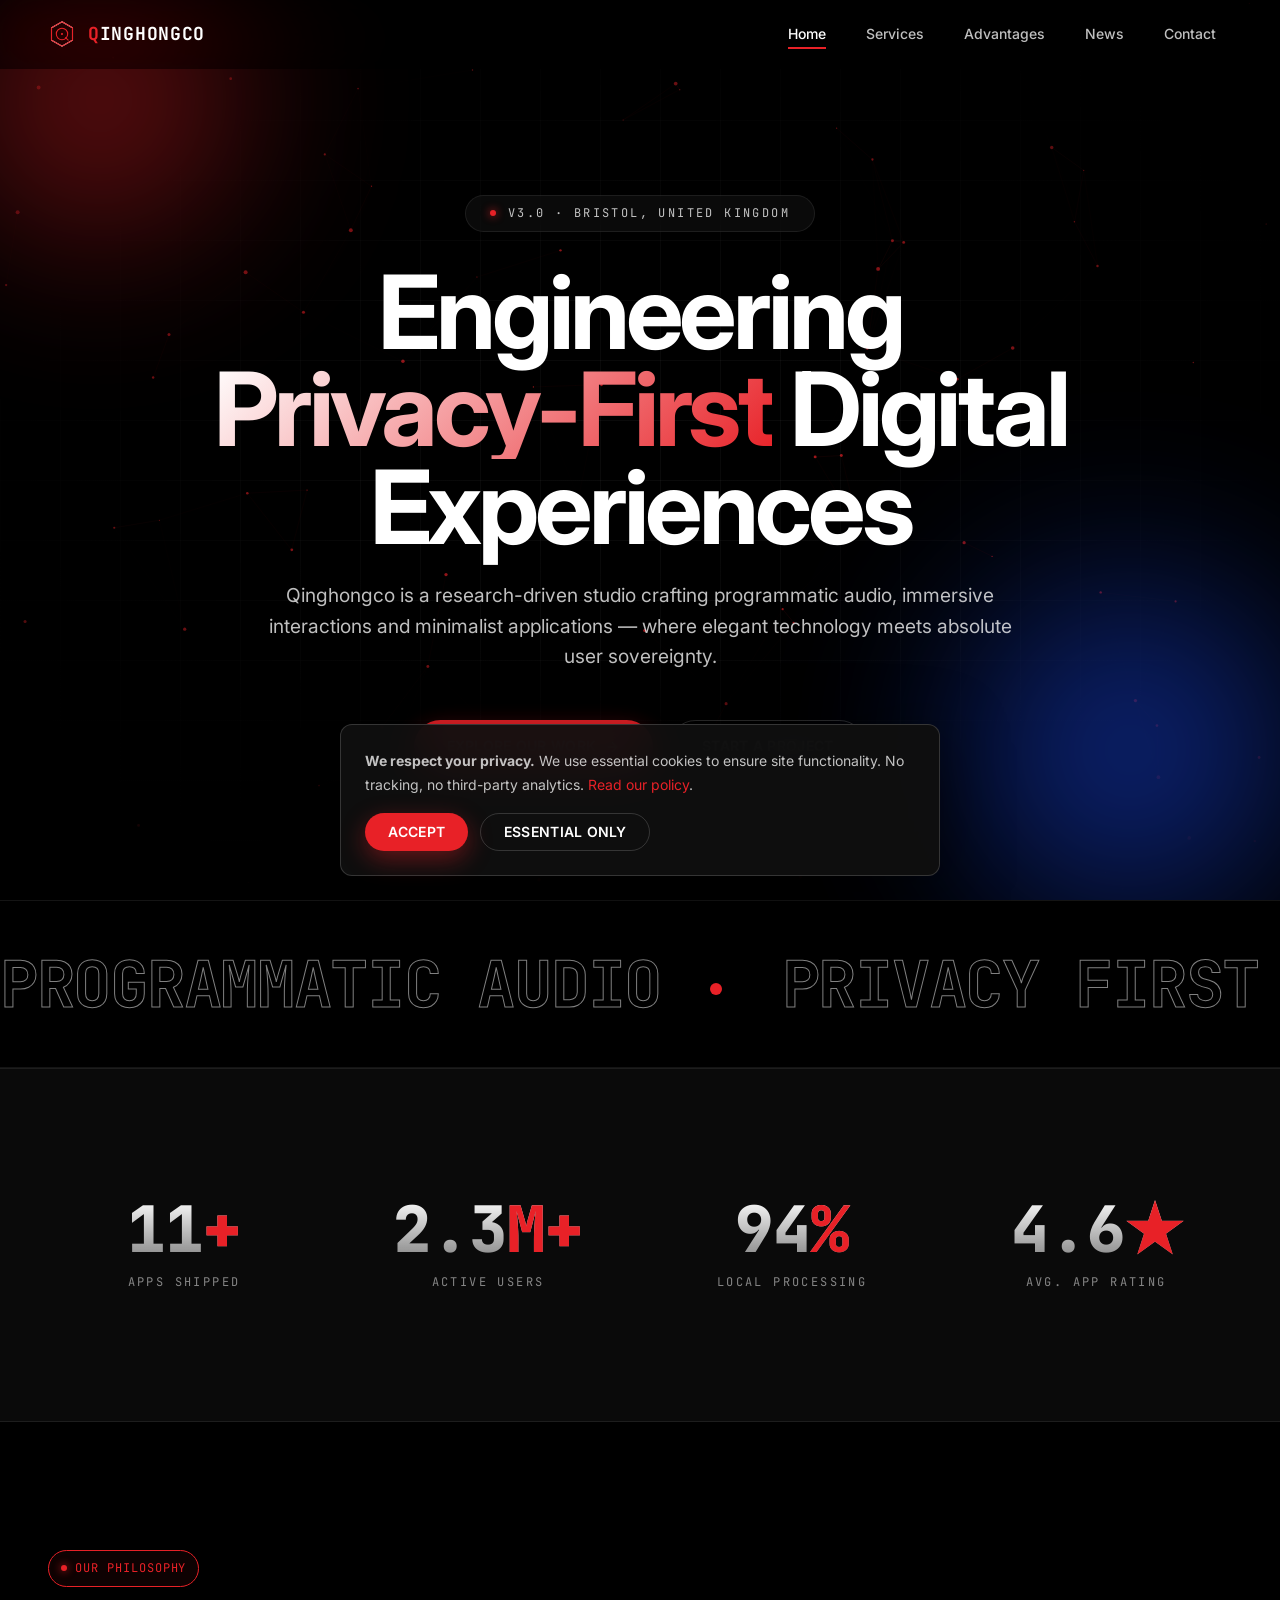
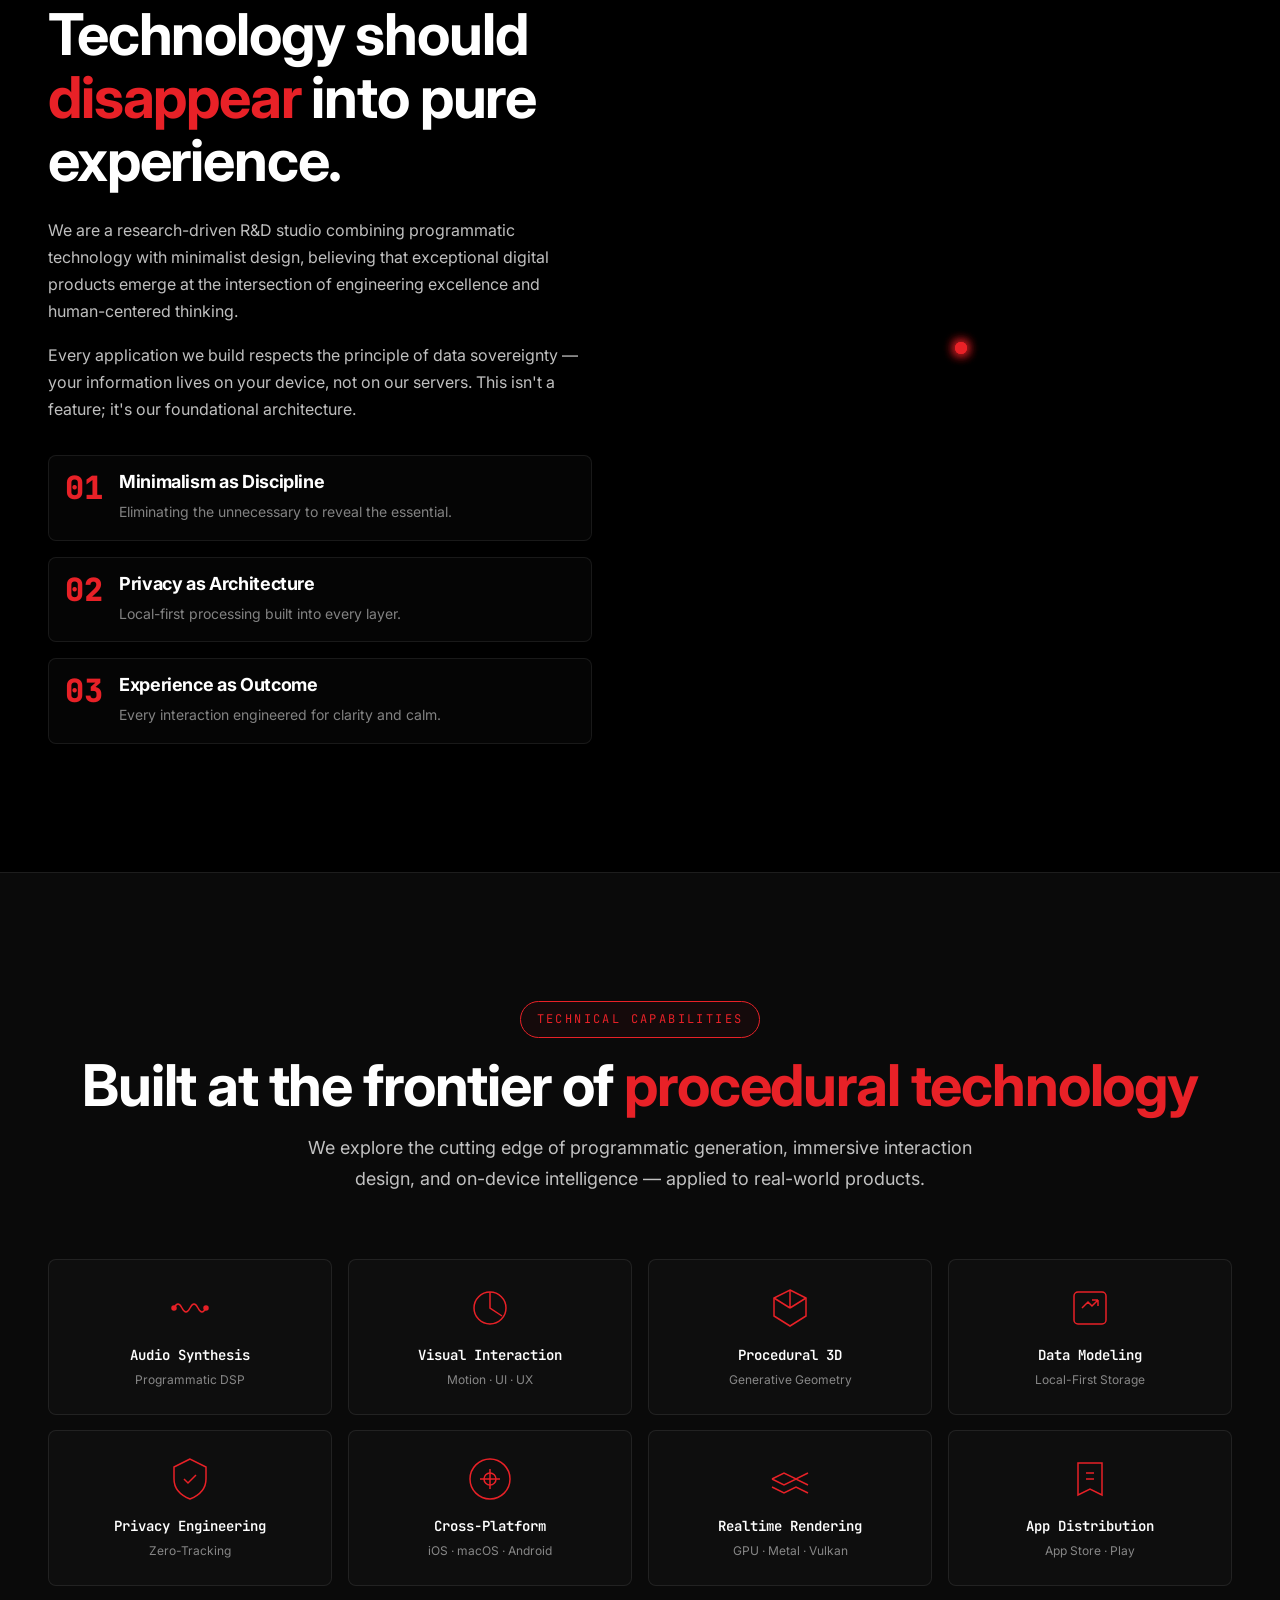
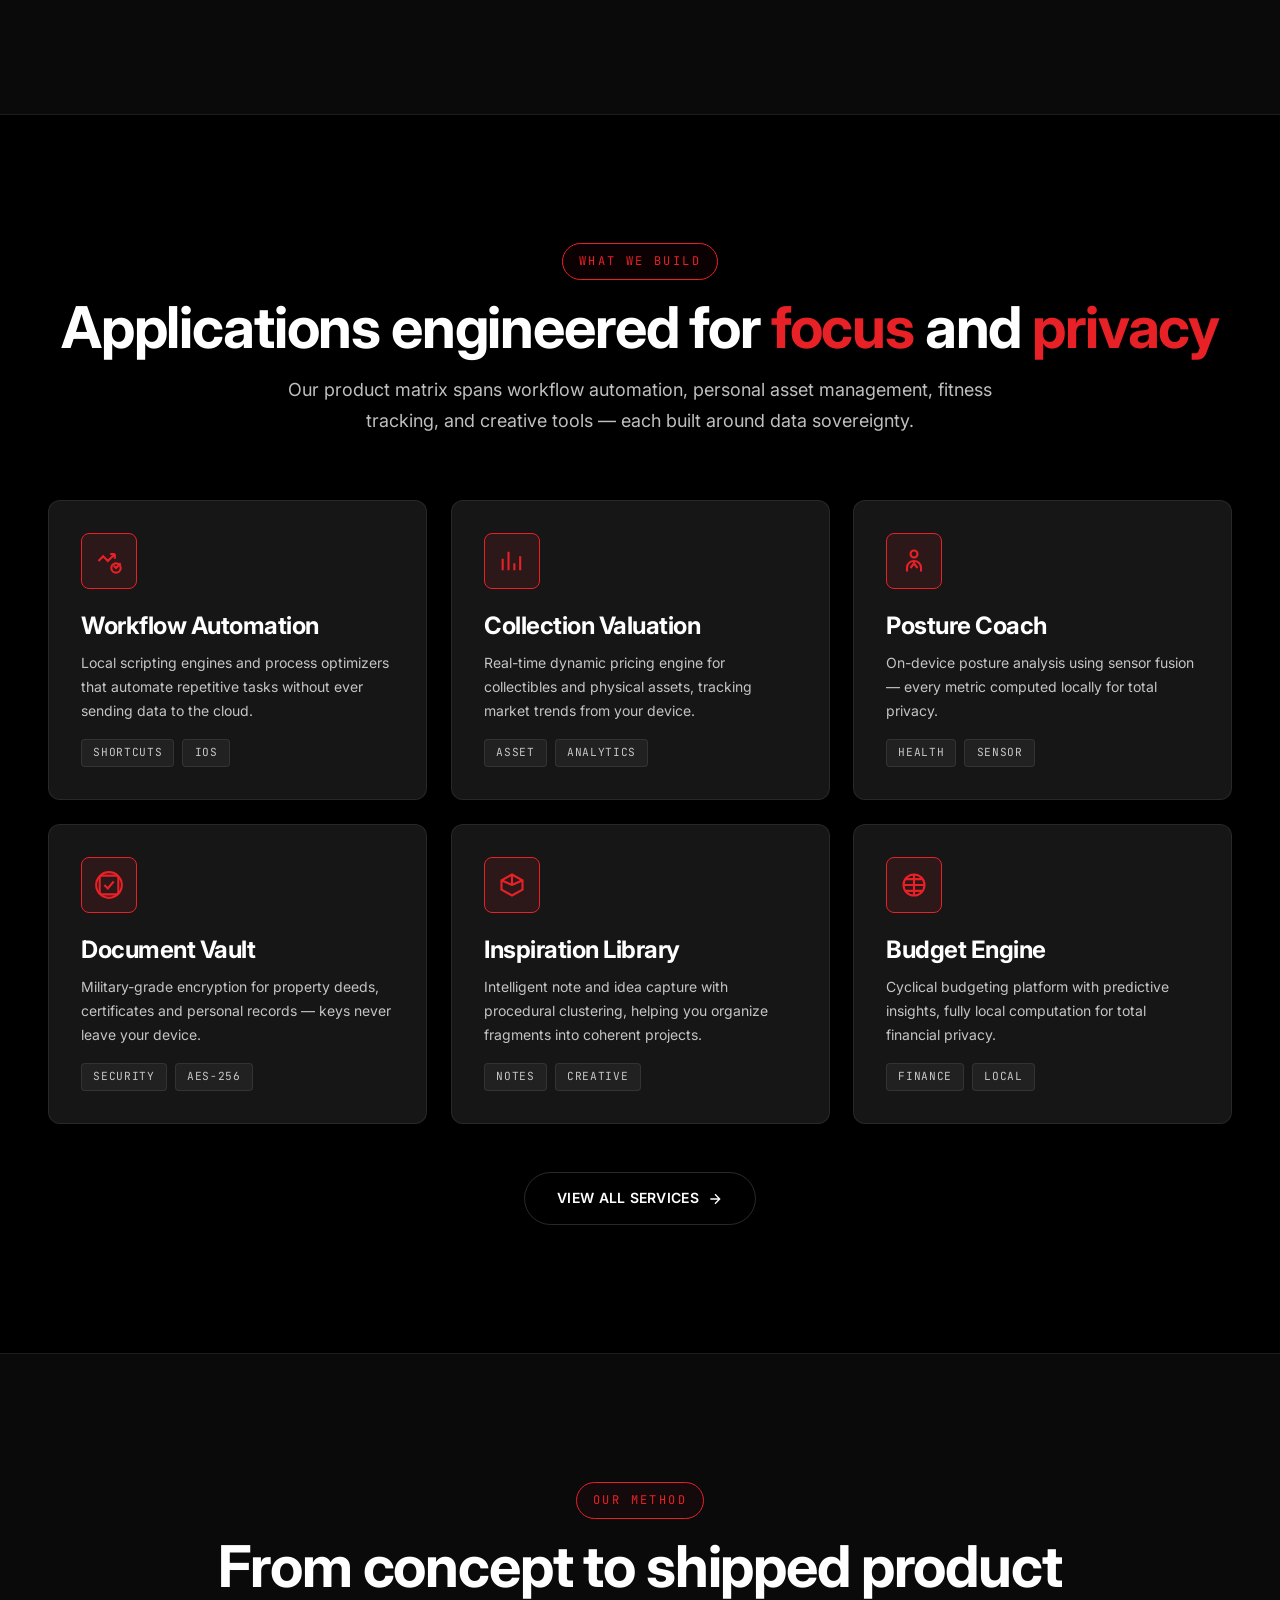
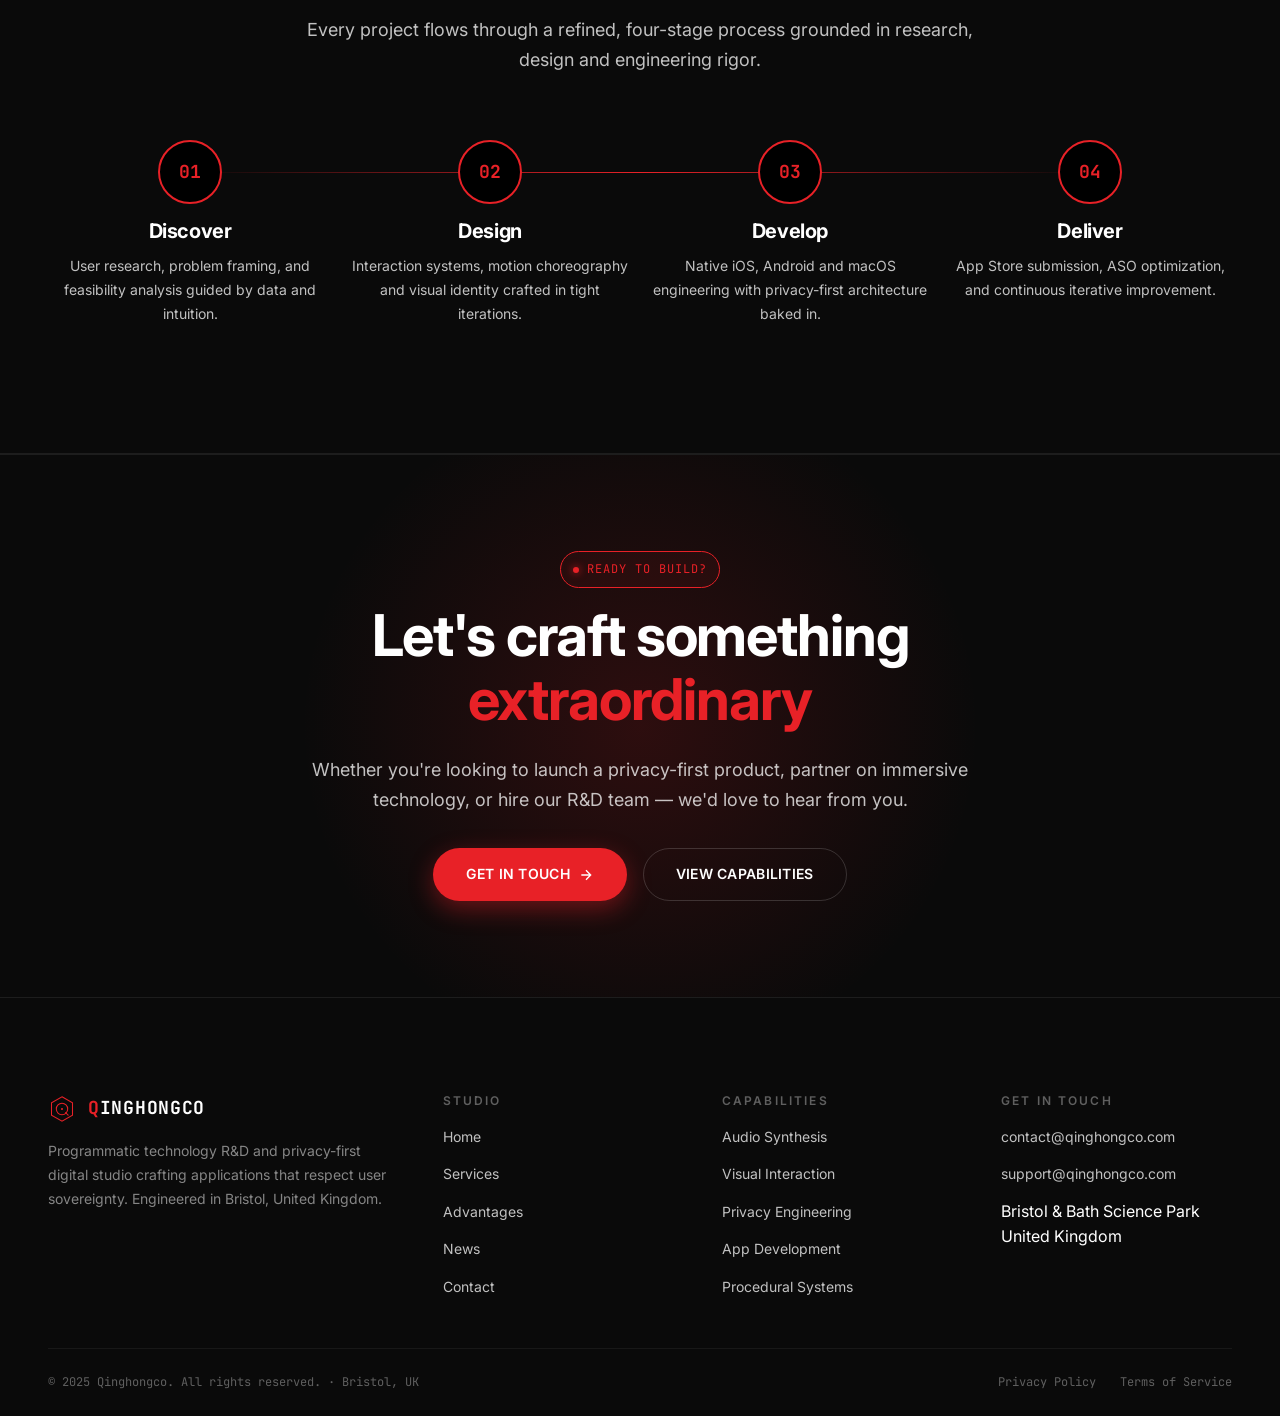
<file: index.html>
<!DOCTYPE html>
<html lang="en">
<head>
    <meta charset="UTF-8">
    <meta name="viewport" content="width=device-width, initial-scale=1.0">
    <meta http-equiv="X-UA-Compatible" content="IE=edge">

    <!-- Primary Meta Tags -->
    <title>Qinghongco — Programmatic Tech R&D & Privacy-First Digital Studio · Bristol UK</title>
    <meta name="title" content="Qinghongco — Programmatic Tech R&D & Privacy-First Digital Studio · Bristol UK">
    <meta name="description" content="Qinghongco is an R&D studio based at Bristol & Bath Science Park crafting programmatic audio synthesis, immersive visual interactions, and privacy-first applications. Discover minimalist tools with zero cloud tracking.">
    <meta name="keywords" content="qinghongco, programmatic technology, privacy-first apps, immersive UX, minimalist design, audio synthesis, visual interaction, App Store developer, Bristol UK, local data processing">
    <meta name="author" content="Qinghongco">
    <meta name="robots" content="index, follow, max-image-preview:large, max-snippet:-1, max-video-preview:-1">
    <meta name="language" content="English">
    <meta name="revisit-after" content="7 days">
    <link rel="canonical" href="https://qinghongco.com/">

    <!-- Open Graph / Facebook -->
    <meta property="og:type" content="website">
    <meta property="og:url" content="https://qinghongco.com/">
    <meta property="og:title" content="Qinghongco — Programmatic Tech R&D & Privacy-First Studio">
    <meta property="og:description" content="R&D studio crafting programmatic audio, immersive visual interactions, and privacy-first applications from Bristol, UK.">
    <meta property="og:site_name" content="Qinghongco">
    <meta property="og:locale" content="en_GB">
    <meta property="og:locale:alternate" content="en_US">

    <!-- Twitter -->
    <meta property="twitter:card" content="summary_large_image">
    <meta property="twitter:url" content="https://qinghongco.com/">
    <meta property="twitter:title" content="Qinghongco — Programmatic Tech R&D Studio">
    <meta property="twitter:description" content="Minimalist design, privacy-first, experience-driven digital products.">

    <!-- Geo / Region -->
    <meta name="geo.region" content="GB-BST">
    <meta name="geo.placename" content="Bristol & Bath Science Park, United Kingdom">
    <meta name="geo.position" content="51.4545;-2.5879">
    <meta name="ICBM" content="51.4545, -2.5879">

    <!-- Theme -->
    <meta name="theme-color" content="#000000">
    <meta name="msapplication-TileColor" content="#000000">
    <meta name="apple-mobile-web-app-capable" content="yes">
    <meta name="apple-mobile-web-app-status-bar-style" content="black-translucent">
    <meta name="format-detection" content="telephone=no">

    <!-- Preconnect / Performance -->
    <link rel="preconnect" href="https://fonts.googleapis.com">
    <link rel="preconnect" href="https://fonts.gstatic.com" crossorigin>
    <link href="https://fonts.googleapis.com/css2?family=Inter:wght@300;400;500;600;700;800;900&family=JetBrains+Mono:wght@400;500;600;700&display=swap" rel="stylesheet">

    <!-- Stylesheets -->
    <link rel="stylesheet" href="css/global.css">
    <link rel="stylesheet" href="css/animations.css">
    <link rel="stylesheet" href="css/pages.css">

    <!-- Favicon (SVG inline) -->
    <link rel="icon" type="image/svg+xml" href="data:image/svg+xml,%3Csvg xmlns='http://www.w3.org/2000/svg' viewBox='0 0 64 64'%3E%3Cpath d='M32 4L56 18v28L32 60 8 46V18z' fill='none' stroke='%23e82127' stroke-width='3'/%3E%3Ccircle cx='32' cy='32' r='13' fill='none' stroke='%23e82127' stroke-width='3'/%3E%3Ccircle cx='32' cy='32' r='3' fill='%23e82127'/%3E%3C/svg%3E">

    <!-- Structured Data: Organization -->
    <script type="application/ld+json">
    {
        "@context": "https://schema.org",
        "@type": "Organization",
        "name": "Qinghongco",
        "url": "https://qinghongco.com",
        "logo": "https://qinghongco.com/images/logo.svg",
        "description": "Programmatic technology R&D and privacy-first digital studio based in Bristol, UK.",
        "email": "contact@qinghongco.com",
        "address": {
            "@type": "PostalAddress",
            "streetAddress": "Bristol & Bath Science Park",
            "addressLocality": "Bristol",
            "addressCountry": "GB"
        },
        "sameAs": []
    }
    </script>

    <!-- Structured Data: WebSite -->
    <script type="application/ld+json">
    {
        "@context": "https://schema.org",
        "@type": "WebSite",
        "name": "Qinghongco",
        "url": "https://qinghongco.com",
        "potentialAction": {
            "@type": "SearchAction",
            "target": "https://qinghongco.com/?s={search_term_string}",
            "query-input": "required name=search_term_string"
        }
    }
    </script>
</head>
<body>

<!-- ============ NAVIGATION ============ -->
<nav class="site-nav" role="navigation" aria-label="Primary">
    <div class="nav-inner">
        <a href="index.html" class="nav-brand" aria-label="Qinghongco Home">
            <svg width="32" height="32" viewBox="0 0 64 64" fill="none" aria-hidden="true">
                <path d="M32 4 L56 18 L56 46 L32 60 L8 46 L8 18 Z" fill="none" stroke="currentColor" stroke-width="2.4"/>
                <path d="M32 4 L56 18 L56 46 L32 60 L8 46 L8 18 Z" fill="none" stroke="#e82127" stroke-width="2.4"/>
                <circle cx="32" cy="32" r="13" fill="none" stroke="#e82127" stroke-width="2.4"/>
                <path d="M40 40 L46 46" stroke="#e82127" stroke-width="2.4" stroke-linecap="round"/>
                <circle cx="32" cy="32" r="2.4" fill="#e82127"/>
            </svg>
            <span><span class="brand-mark">Q</span>inghongco</span>
        </a>
        <ul class="nav-list">
            <li><a href="index.html" class="nav-link">Home</a></li>
            <li><a href="services.html" class="nav-link">Services</a></li>
            <li><a href="advantages.html" class="nav-link">Advantages</a></li>
            <li><a href="news.html" class="nav-link">News</a></li>
            <li><a href="contact.html" class="nav-link">Contact</a></li>
        </ul>
        <button class="nav-toggle" aria-label="Toggle navigation">
            <span></span><span></span><span></span>
        </button>
    </div>
</nav>

<!-- ============ HERO ============ -->
<section class="hero">
    <div class="hero-bg">
        <div class="hero-grid"></div>
        <canvas id="hero-canvas"></canvas>
    </div>
    <div class="blob blob-1"></div>
    <div class="blob blob-2"></div>

    <div class="hero-content container">
        <div class="hero-eyebrow">
            <span class="badge-dot"></span>
            <span>v3.0 · Bristol, United Kingdom</span>
        </div>

        <h1 class="hero-title">
            Engineering<br>
            <span class="accent">Privacy-First</span> Digital<br>
            Experiences
        </h1>

        <p class="hero-subtitle">
            Qinghongco is a research-driven studio crafting programmatic audio, immersive
            interactions and minimalist applications — where elegant technology meets absolute
            user sovereignty.
        </p>

        <div class="hero-actions">
            <a href="services.html" class="btn btn-primary">
                Explore Our Work
                <svg width="16" height="16" viewBox="0 0 24 24" fill="none" stroke="currentColor" stroke-width="2"><path d="M5 12h14M12 5l7 7-7 7"/></svg>
            </a>
            <a href="contact.html" class="btn btn-secondary">
                Start a Project
            </a>
        </div>
    </div>

    <div class="hero-scroll">
        <span>Scroll</span>
        <div class="hero-scroll-line"></div>
    </div>
</section>

<!-- ============ MARQUEE ============ -->
<div class="marquee" aria-hidden="true">
    <div class="marquee-track">
        <span class="marquee-item">Programmatic Audio <span class="dot"></span></span>
        <span class="marquee-item">Privacy First <span class="dot"></span></span>
        <span class="marquee-item">Immersive UX <span class="dot"></span></span>
        <span class="marquee-item">Minimalist Design <span class="dot"></span></span>
        <span class="marquee-item">Local Data <span class="dot"></span></span>
        <span class="marquee-item">App Store <span class="dot"></span></span>
        <span class="marquee-item">Procedural Generation <span class="dot"></span></span>
        <span class="marquee-item">Bristol UK <span class="dot"></span></span>
        <span class="marquee-item">Programmatic Audio <span class="dot"></span></span>
        <span class="marquee-item">Privacy First <span class="dot"></span></span>
        <span class="marquee-item">Immersive UX <span class="dot"></span></span>
        <span class="marquee-item">Minimalist Design <span class="dot"></span></span>
        <span class="marquee-item">Local Data <span class="dot"></span></span>
        <span class="marquee-item">App Store <span class="dot"></span></span>
        <span class="marquee-item">Procedural Generation <span class="dot"></span></span>
        <span class="marquee-item">Bristol UK <span class="dot"></span></span>
    </div>
</div>

<!-- ============ STATS ============ -->
<section class="stats-section">
    <div class="container">
        <div class="stats-grid">
            <div class="stat reveal">
                <div class="stat-number"><span data-counter="12">0</span><span class="counter-suffix">+</span></div>
                <div class="stat-label">Apps Shipped</div>
            </div>
            <div class="stat reveal stagger-1">
                <div class="stat-number"><span data-counter="2.4">0</span><span class="counter-suffix">M+</span></div>
                <div class="stat-label">Active Users</div>
            </div>
            <div class="stat reveal stagger-2">
                <div class="stat-number"><span data-counter="98">0</span><span class="counter-suffix">%</span></div>
                <div class="stat-label">Local Processing</div>
            </div>
            <div class="stat reveal stagger-3">
                <div class="stat-number"><span data-counter="4.8">0</span><span class="counter-suffix">★</span></div>
                <div class="stat-label">Avg. App Rating</div>
            </div>
        </div>
    </div>
</section>

<!-- ============ PHILOSOPHY ============ -->
<section class="section philosophy">
    <div class="container">
        <div class="philosophy-grid">
            <div class="philosophy-content reveal-left">
                <span class="badge badge-accent mb-4">
                    <span class="badge-dot"></span> Our Philosophy
                </span>
                <h2>Technology should <span class="text-accent">disappear</span> into pure experience.</h2>
                <p>We are a research-driven R&D studio combining programmatic technology with minimalist design, believing that exceptional digital products emerge at the intersection of engineering excellence and human-centered thinking.</p>
                <p>Every application we build respects the principle of data sovereignty — your information lives on your device, not on our servers. This isn't a feature; it's our foundational architecture.</p>

                <div class="philosophy-list">
                    <div class="philosophy-item">
                        <span class="num">01</span>
                        <div class="text">
                            <h4>Minimalism as Discipline</h4>
                            <p>Eliminating the unnecessary to reveal the essential.</p>
                        </div>
                    </div>
                    <div class="philosophy-item">
                        <span class="num">02</span>
                        <div class="text">
                            <h4>Privacy as Architecture</h4>
                            <p>Local-first processing built into every layer.</p>
                        </div>
                    </div>
                    <div class="philosophy-item">
                        <span class="num">03</span>
                        <div class="text">
                            <h4>Experience as Outcome</h4>
                            <p>Every interaction engineered for clarity and calm.</p>
                        </div>
                    </div>
                </div>
            </div>
            <div class="philosophy-visual reveal-right">
                <div class="philosophy-orb"></div>
                <div class="philosophy-orbit"><span class="satellite"></span></div>
                <div class="philosophy-orbit"><span class="satellite"></span></div>
                <div class="philosophy-orbit"><span class="satellite"></span></div>
            </div>
        </div>
    </div>
</section>

<!-- ============ TECH SHOWCASE ============ -->
<section class="section" style="background: var(--color-bg-soft); border-top: 1px solid var(--color-border); border-bottom: 1px solid var(--color-border);">
    <div class="container">
        <div class="section-title">
            <span class="eyebrow">Technical Capabilities</span>
            <h2>Built at the frontier of <span class="text-accent">procedural technology</span></h2>
            <p>We explore the cutting edge of programmatic generation, immersive interaction design, and on-device intelligence — applied to real-world products.</p>
        </div>

        <div class="tech-grid">
            <div class="tech-item reveal">
                <div class="tech-icon">
                    <svg viewBox="0 0 48 48" fill="none" stroke="currentColor" stroke-width="1.5"><path d="M8 24 Q12 16 16 24 T24 24 T32 24 T40 24"/><circle cx="8" cy="24" r="2" fill="currentColor"/><circle cx="40" cy="24" r="2" fill="currentColor"/></svg>
                </div>
                <div class="tech-name">Audio Synthesis</div>
                <div class="tech-tag">Programmatic DSP</div>
            </div>
            <div class="tech-item reveal stagger-1">
                <div class="tech-icon">
                    <svg viewBox="0 0 48 48" fill="none" stroke="currentColor" stroke-width="1.5"><circle cx="24" cy="24" r="16"/><path d="M24 8 L24 24 L36 32"/></svg>
                </div>
                <div class="tech-name">Visual Interaction</div>
                <div class="tech-tag">Motion · UI · UX</div>
            </div>
            <div class="tech-item reveal stagger-2">
                <div class="tech-icon">
                    <svg viewBox="0 0 48 48" fill="none" stroke="currentColor" stroke-width="1.5"><path d="M24 6 L40 14 V32 L24 42 L8 32 V14 Z"/><path d="M24 6 V24 M24 24 L40 14 M24 24 L8 14"/></svg>
                </div>
                <div class="tech-name">Procedural 3D</div>
                <div class="tech-tag">Generative Geometry</div>
            </div>
            <div class="tech-item reveal stagger-3">
                <div class="tech-icon">
                    <svg viewBox="0 0 48 48" fill="none" stroke="currentColor" stroke-width="1.5"><rect x="8" y="8" width="32" height="32" rx="4"/><path d="M16 24 L22 18 L26 22 L32 16 M32 16 V22 M32 16 H26"/></svg>
                </div>
                <div class="tech-name">Data Modeling</div>
                <div class="tech-tag">Local-First Storage</div>
            </div>
            <div class="tech-item reveal stagger-4">
                <div class="tech-icon">
                    <svg viewBox="0 0 48 48" fill="none" stroke="currentColor" stroke-width="1.5"><path d="M24 4 L8 12 V24 C8 34 14 40 24 44 C34 40 40 34 40 24 V12 Z"/><path d="M18 24 L22 28 L30 20"/></svg>
                </div>
                <div class="tech-name">Privacy Engineering</div>
                <div class="tech-tag">Zero-Tracking</div>
            </div>
            <div class="tech-item reveal stagger-5">
                <div class="tech-icon">
                    <svg viewBox="0 0 48 48" fill="none" stroke="currentColor" stroke-width="1.5"><circle cx="24" cy="24" r="20"/><path d="M14 24 H34 M24 14 V34"/><circle cx="24" cy="24" r="6"/></svg>
                </div>
                <div class="tech-name">Cross-Platform</div>
                <div class="tech-tag">iOS · macOS · Android</div>
            </div>
            <div class="tech-item reveal stagger-6">
                <div class="tech-icon">
                    <svg viewBox="0 0 48 48" fill="none" stroke="currentColor" stroke-width="1.5"><path d="M6 24 L18 18 L30 24 L42 18 M6 24 L18 30 L30 24 L42 30 M6 32 L18 38 L30 32 L42 38"/></svg>
                </div>
                <div class="tech-name">Realtime Rendering</div>
                <div class="tech-tag">GPU · Metal · Vulkan</div>
            </div>
            <div class="tech-item reveal stagger-7">
                <div class="tech-icon">
                    <svg viewBox="0 0 48 48" fill="none" stroke="currentColor" stroke-width="1.5"><path d="M12 8 H36 L36 40 L24 34 L12 40 Z"/><path d="M20 18 H28 M20 24 H28"/></svg>
                </div>
                <div class="tech-name">App Distribution</div>
                <div class="tech-tag">App Store · Play</div>
            </div>
        </div>
    </div>
</section>

<!-- ============ SERVICES PREVIEW ============ -->
<section class="section">
    <div class="container">
        <div class="section-title">
            <span class="eyebrow">What We Build</span>
            <h2>Applications engineered for <span class="text-accent">focus</span> and <span class="text-accent">privacy</span></h2>
            <p>Our product matrix spans workflow automation, personal asset management, fitness tracking, and creative tools — each built around data sovereignty.</p>
        </div>

        <div class="grid grid-3">
            <article class="service-card reveal">
                <div class="icon-wrap">
                    <svg viewBox="0 0 24 24" fill="none" stroke="currentColor" stroke-width="1.8"><path d="M3 12 L7 8 L11 12 L17 6 M17 6 H13 M17 6 V10"/><circle cx="18" cy="18" r="4"/><path d="M16 16 L18 18 L22 14"/></svg>
                </div>
                <h3>Workflow Automation</h3>
                <p>Local scripting engines and process optimizers that automate repetitive tasks without ever sending data to the cloud.</p>
                <div class="tags">
                    <span class="tag">Shortcuts</span>
                    <span class="tag">iOS</span>
                </div>
            </article>

            <article class="service-card reveal stagger-1">
                <div class="icon-wrap">
                    <svg viewBox="0 0 24 24" fill="none" stroke="currentColor" stroke-width="1.8"><path d="M4 20 L4 10 M9 20 L9 4 M14 20 L14 14 M19 20 L19 8"/></svg>
                </div>
                <h3>Collection Valuation</h3>
                <p>Real-time dynamic pricing engine for collectibles and physical assets, tracking market trends from your device.</p>
                <div class="tags">
                    <span class="tag">Asset</span>
                    <span class="tag">Analytics</span>
                </div>
            </article>

            <article class="service-card reveal stagger-2">
                <div class="icon-wrap">
                    <svg viewBox="0 0 24 24" fill="none" stroke="currentColor" stroke-width="1.8"><circle cx="12" cy="6" r="3"/><path d="M6 21 V18 C6 14 9 12 12 12 C15 12 18 14 18 18 V21 M9 18 L12 14 L15 18"/></svg>
                </div>
                <h3>Posture Coach</h3>
                <p>On-device posture analysis using sensor fusion — every metric computed locally for total privacy.</p>
                <div class="tags">
                    <span class="tag">Health</span>
                    <span class="tag">Sensor</span>
                </div>
            </article>

            <article class="service-card reveal stagger-3">
                <div class="icon-wrap">
                    <svg viewBox="0 0 24 24" fill="none" stroke="currentColor" stroke-width="1.8"><rect x="4" y="4" width="16" height="16" rx="2"/><path d="M8 12 L11 15 L16 9"/><circle cx="12" cy="12" r="11"/></svg>
                </div>
                <h3>Document Vault</h3>
                <p>Military-grade encryption for property deeds, certificates and personal records — keys never leave your device.</p>
                <div class="tags">
                    <span class="tag">Security</span>
                    <span class="tag">AES-256</span>
                </div>
            </article>

            <article class="service-card reveal stagger-4">
                <div class="icon-wrap">
                    <svg viewBox="0 0 24 24" fill="none" stroke="currentColor" stroke-width="1.8"><path d="M12 3 L21 8 V16 L12 21 L3 16 V8 Z M12 3 V12 M12 12 L21 8 M12 12 L3 8"/></svg>
                </div>
                <h3>Inspiration Library</h3>
                <p>Intelligent note and idea capture with procedural clustering, helping you organize fragments into coherent projects.</p>
                <div class="tags">
                    <span class="tag">Notes</span>
                    <span class="tag">Creative</span>
                </div>
            </article>

            <article class="service-card reveal stagger-5">
                <div class="icon-wrap">
                    <svg viewBox="0 0 24 24" fill="none" stroke="currentColor" stroke-width="1.8"><circle cx="12" cy="12" r="9"/><path d="M12 3 V21 M3 12 H21 M5 7 H19 M5 17 H19"/></svg>
                </div>
                <h3>Budget Engine</h3>
                <p>Cyclical budgeting platform with predictive insights, fully local computation for total financial privacy.</p>
                <div class="tags">
                    <span class="tag">Finance</span>
                    <span class="tag">Local</span>
                </div>
            </article>
        </div>

        <div class="text-center mt-7 reveal">
            <a href="services.html" class="btn btn-secondary">
                View All Services
                <svg width="16" height="16" viewBox="0 0 24 24" fill="none" stroke="currentColor" stroke-width="2"><path d="M5 12h14M12 5l7 7-7 7"/></svg>
            </a>
        </div>
    </div>
</section>

<!-- ============ PROCESS ============ -->
<section class="section" style="background: var(--color-bg-soft); border-top: 1px solid var(--color-border); border-bottom: 1px solid var(--color-border);">
    <div class="container">
        <div class="section-title">
            <span class="eyebrow">Our Method</span>
            <h2>From concept to shipped product</h2>
            <p>Every project flows through a refined, four-stage process grounded in research, design and engineering rigor.</p>
        </div>

        <div class="process-steps">
            <div class="process-step reveal">
                <h4>Discover</h4>
                <p>User research, problem framing, and feasibility analysis guided by data and intuition.</p>
            </div>
            <div class="process-step reveal stagger-1">
                <h4>Design</h4>
                <p>Interaction systems, motion choreography and visual identity crafted in tight iterations.</p>
            </div>
            <div class="process-step reveal stagger-2">
                <h4>Develop</h4>
                <p>Native iOS, Android and macOS engineering with privacy-first architecture baked in.</p>
            </div>
            <div class="process-step reveal stagger-3">
                <h4>Deliver</h4>
                <p>App Store submission, ASO optimization, and continuous iterative improvement.</p>
            </div>
        </div>
    </div>
</section>

<!-- ============ CTA ============ -->
<section class="cta-section">
    <div class="container">
        <div class="cta-content reveal">
            <span class="badge badge-accent mb-4">
                <span class="badge-dot"></span> Ready to build?
            </span>
            <h2>Let's craft something <span class="text-accent">extraordinary</span></h2>
            <p>Whether you're looking to launch a privacy-first product, partner on immersive technology, or hire our R&D team — we'd love to hear from you.</p>
            <div class="cta-actions">
                <a href="contact.html" class="btn btn-primary">
                    Get in Touch
                    <svg width="16" height="16" viewBox="0 0 24 24" fill="none" stroke="currentColor" stroke-width="2"><path d="M5 12h14M12 5l7 7-7 7"/></svg>
                </a>
                <a href="services.html" class="btn btn-secondary">View Capabilities</a>
            </div>
        </div>
    </div>
</section>

<!-- ============ FOOTER ============ -->
<footer class="site-footer">
    <div class="container">
        <div class="footer-grid">
            <div class="footer-brand">
                <a href="index.html" class="nav-brand">
                    <svg width="32" height="32" viewBox="0 0 64 64" fill="none" aria-hidden="true">
                        <path d="M32 4 L56 18 L56 46 L32 60 L8 46 L8 18 Z" fill="none" stroke="#e82127" stroke-width="2.4"/>
                        <circle cx="32" cy="32" r="13" fill="none" stroke="#e82127" stroke-width="2.4"/>
                        <path d="M40 40 L46 46" stroke="#e82127" stroke-width="2.4" stroke-linecap="round"/>
                        <circle cx="32" cy="32" r="2.4" fill="#e82127"/>
                    </svg>
                    <span><span class="brand-mark">Q</span>inghongco</span>
                </a>
                <p>Programmatic technology R&D and privacy-first digital studio crafting applications that respect user sovereignty. Engineered in Bristol, United Kingdom.</p>
            </div>

            <div class="footer-col">
                <h6>Studio</h6>
                <ul>
                    <li><a href="index.html">Home</a></li>
                    <li><a href="services.html">Services</a></li>
                    <li><a href="advantages.html">Advantages</a></li>
                    <li><a href="news.html">News</a></li>
                    <li><a href="contact.html">Contact</a></li>
                </ul>
            </div>

            <div class="footer-col">
                <h6>Capabilities</h6>
                <ul>
                    <li><a href="services.html#audio">Audio Synthesis</a></li>
                    <li><a href="services.html#visual">Visual Interaction</a></li>
                    <li><a href="services.html#privacy">Privacy Engineering</a></li>
                    <li><a href="services.html#apps">App Development</a></li>
                    <li><a href="services.html#procedural">Procedural Systems</a></li>
                </ul>
            </div>

            <div class="footer-col">
                <h6>Get in Touch</h6>
                <ul>
                    <li><a href="mailto:contact@qinghongco.com">contact@qinghongco.com</a></li>
                    <li><a href="mailto:support@qinghongco.com">support@qinghongco.com</a></li>
                    <li>Bristol & Bath Science Park<br>United Kingdom</li>
                </ul>
            </div>
        </div>

        <div class="footer-bottom">
            <span>© 2025 Qinghongco. All rights reserved. · Bristol, UK</span>
            <div class="legal-links">
                <a href="privacy.html">Privacy Policy</a>
                <a href="terms.html">Terms of Service</a>
            </div>
        </div>
    </div>
</footer>

<!-- ============ COOKIE BANNER ============ -->
<div class="cookie-banner" role="dialog" aria-label="Cookie consent">
    <p><strong>We respect your privacy.</strong> We use essential cookies to ensure site functionality. No tracking, no third-party analytics. <a href="privacy.html" style="color:var(--color-accent);">Read our policy</a>.</p>
    <div class="cookie-actions">
        <button class="btn btn-primary" data-cookie="accept" style="padding:0.6rem 1.4rem;">Accept</button>
        <button class="btn btn-secondary" data-cookie="essential" style="padding:0.6rem 1.4rem;">Essential Only</button>
    </div>
</div>

<script src="js/main.js" defer></script>
<script src="js/canvas.js" defer></script>
</body>
</html>
</file>
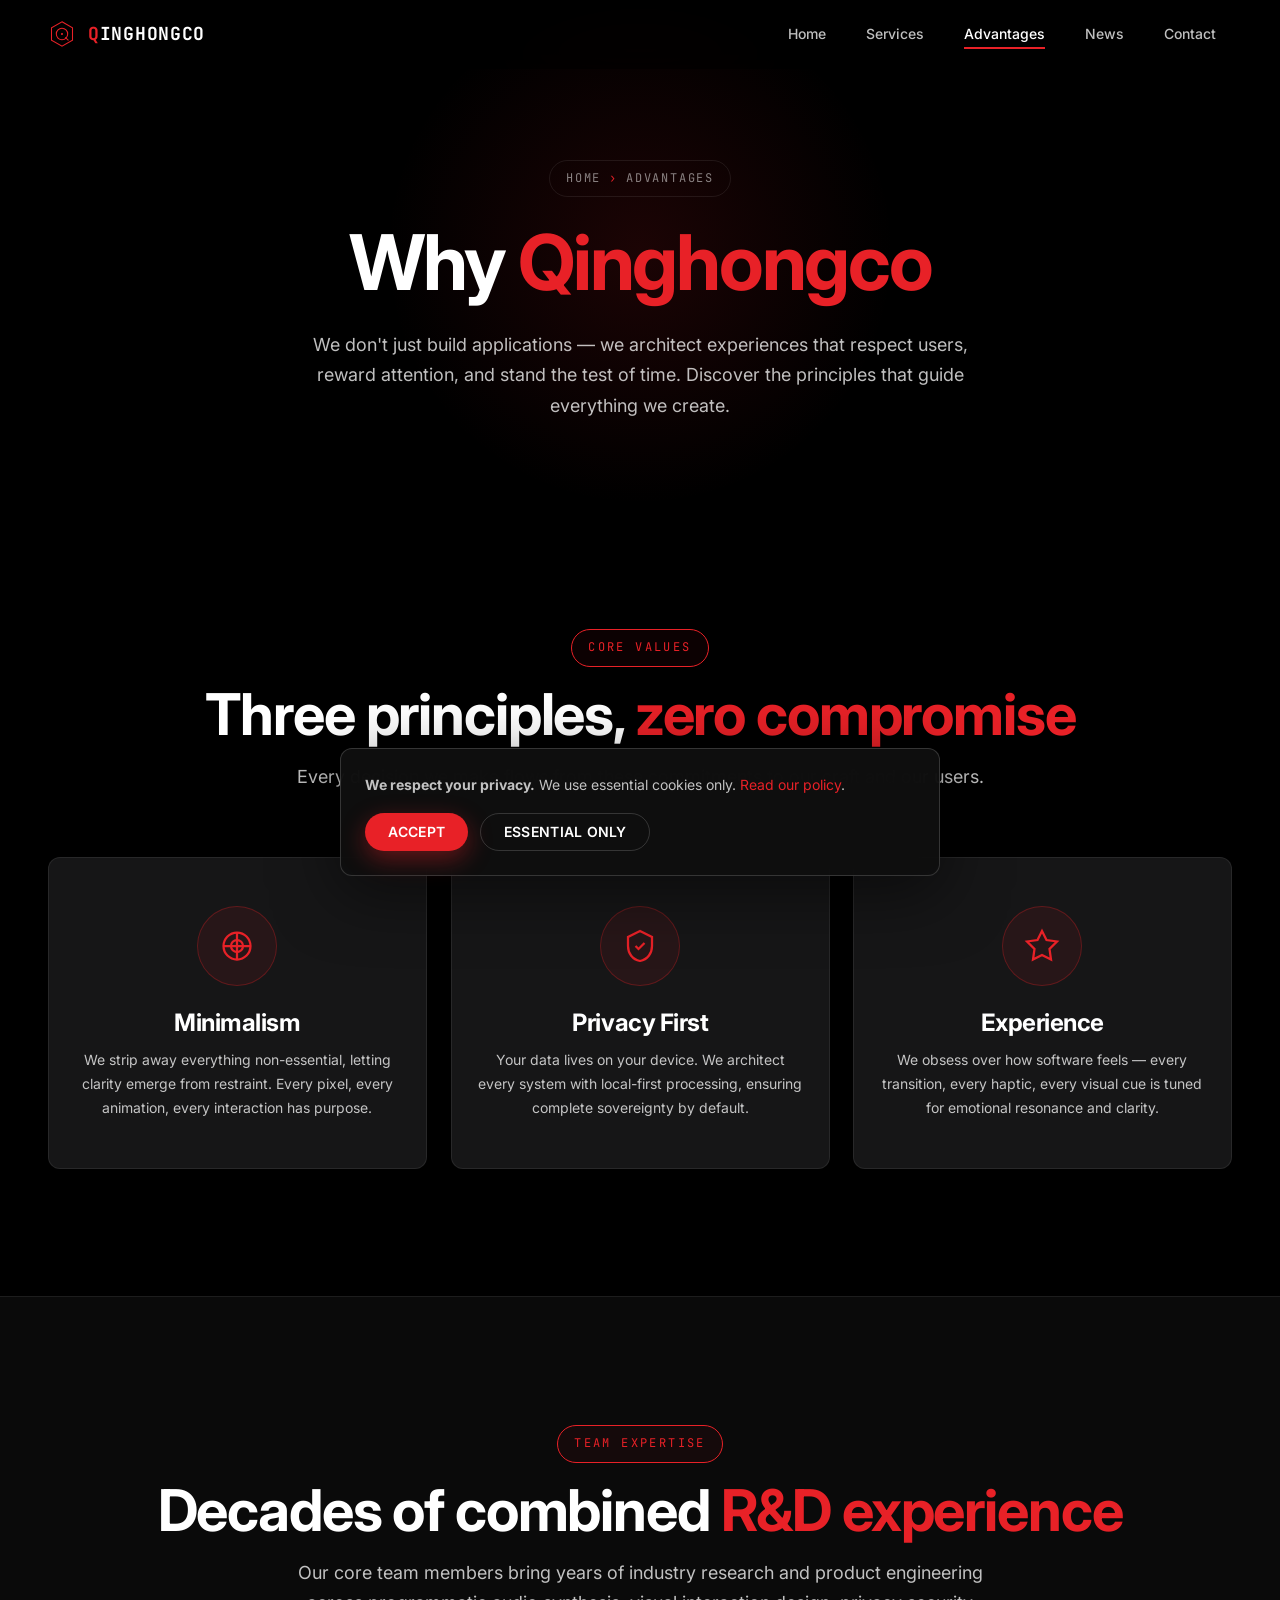
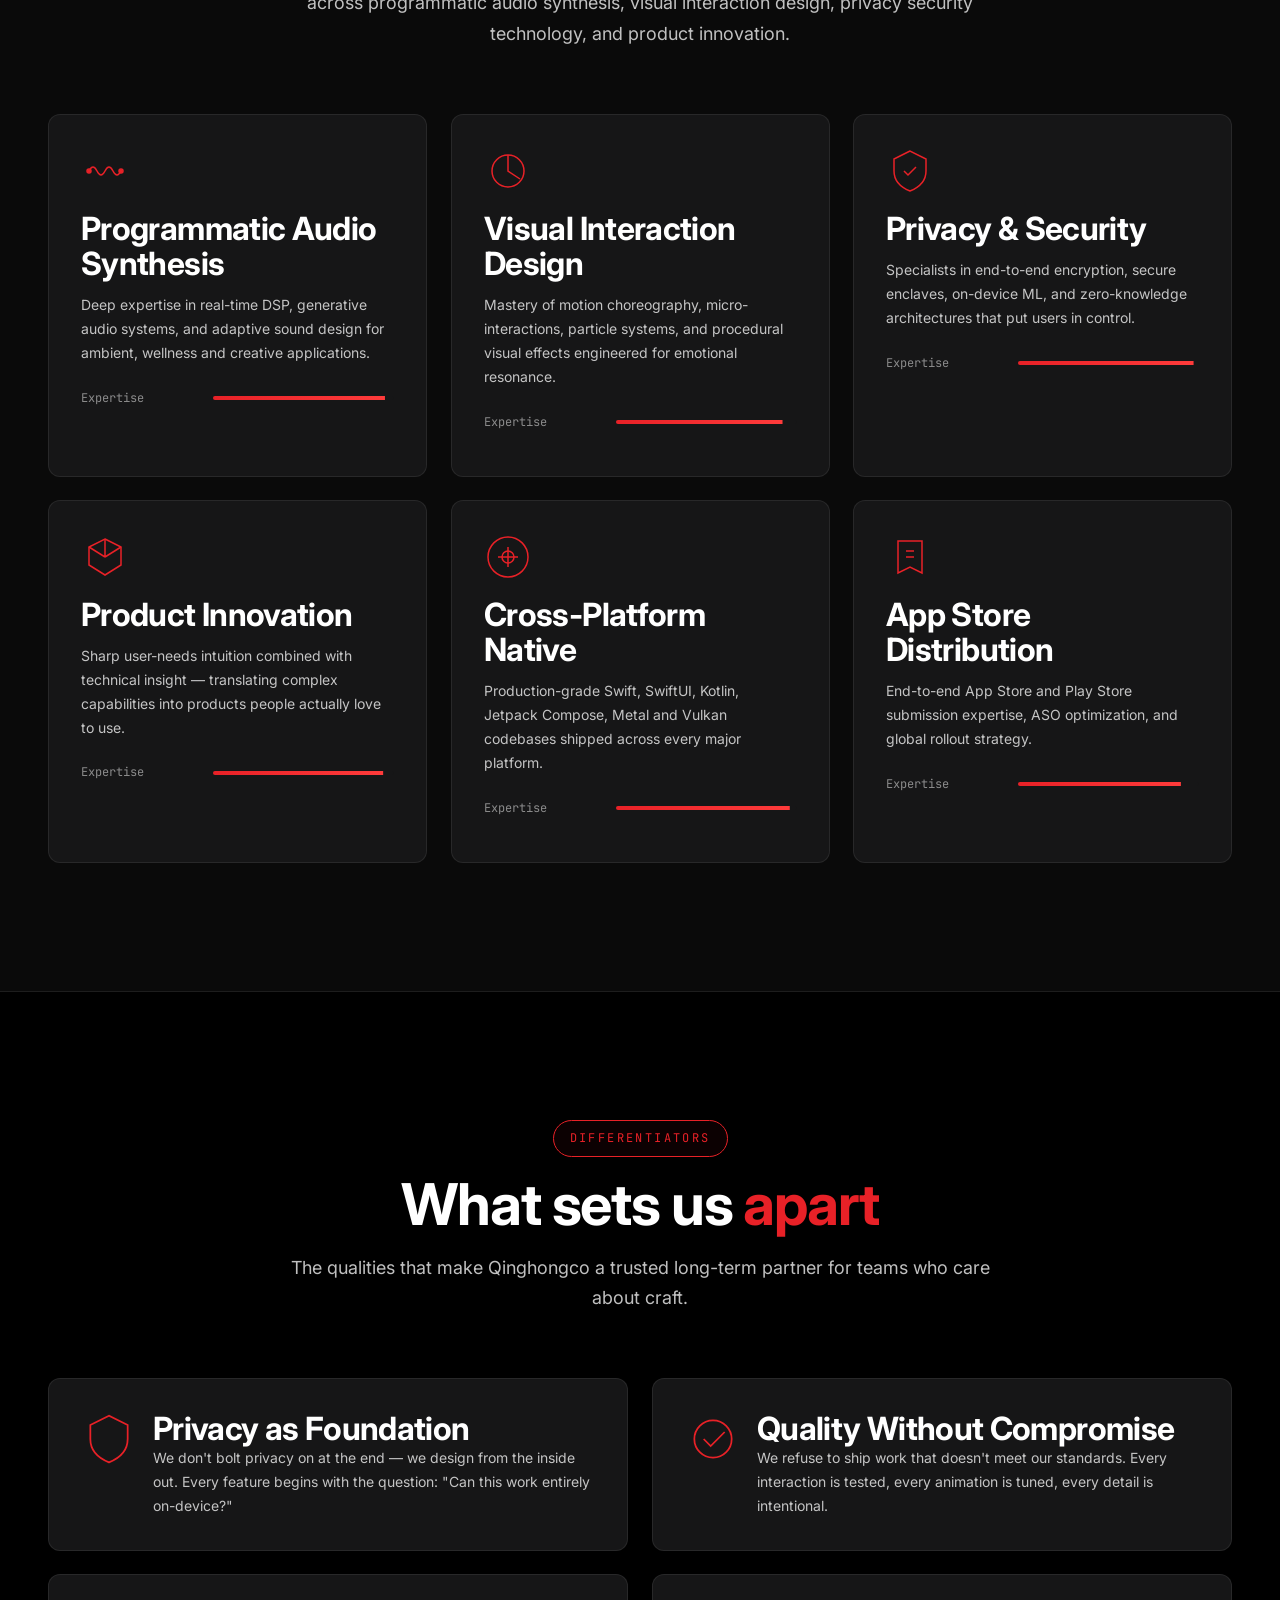
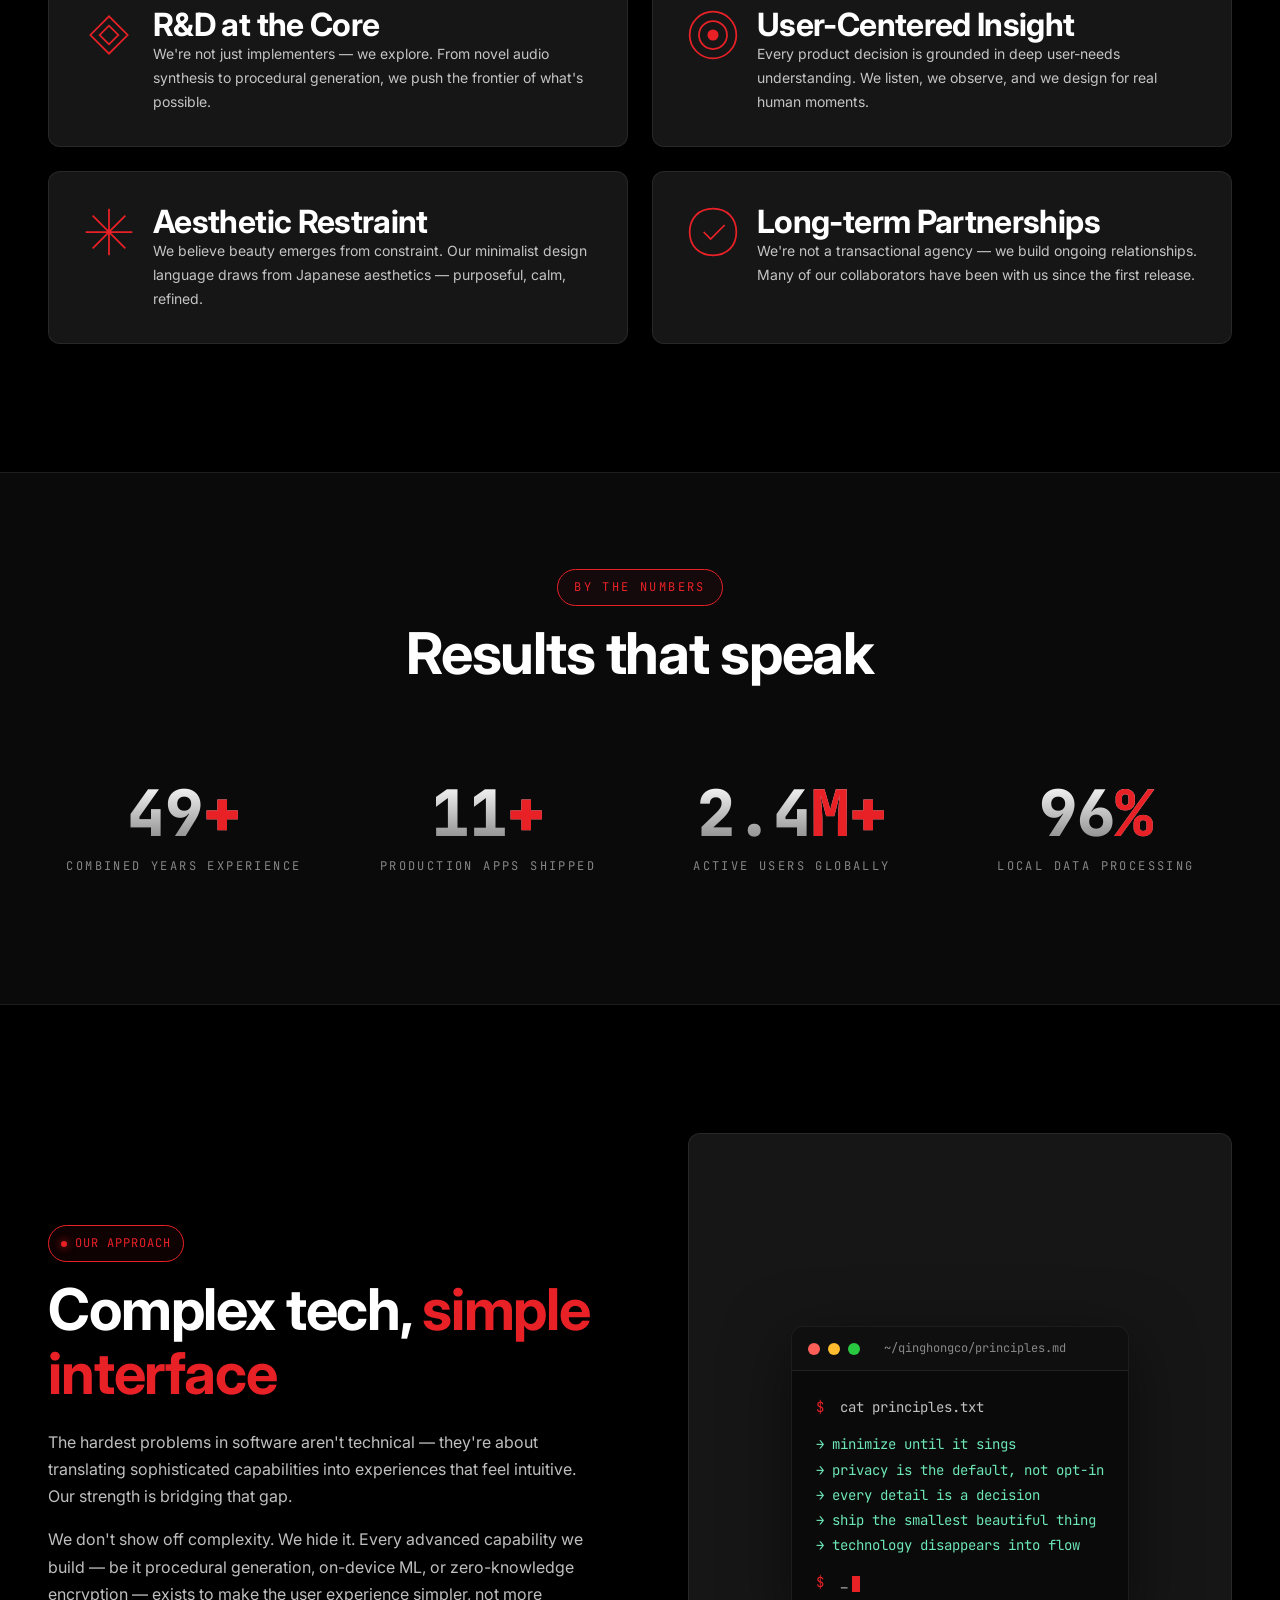
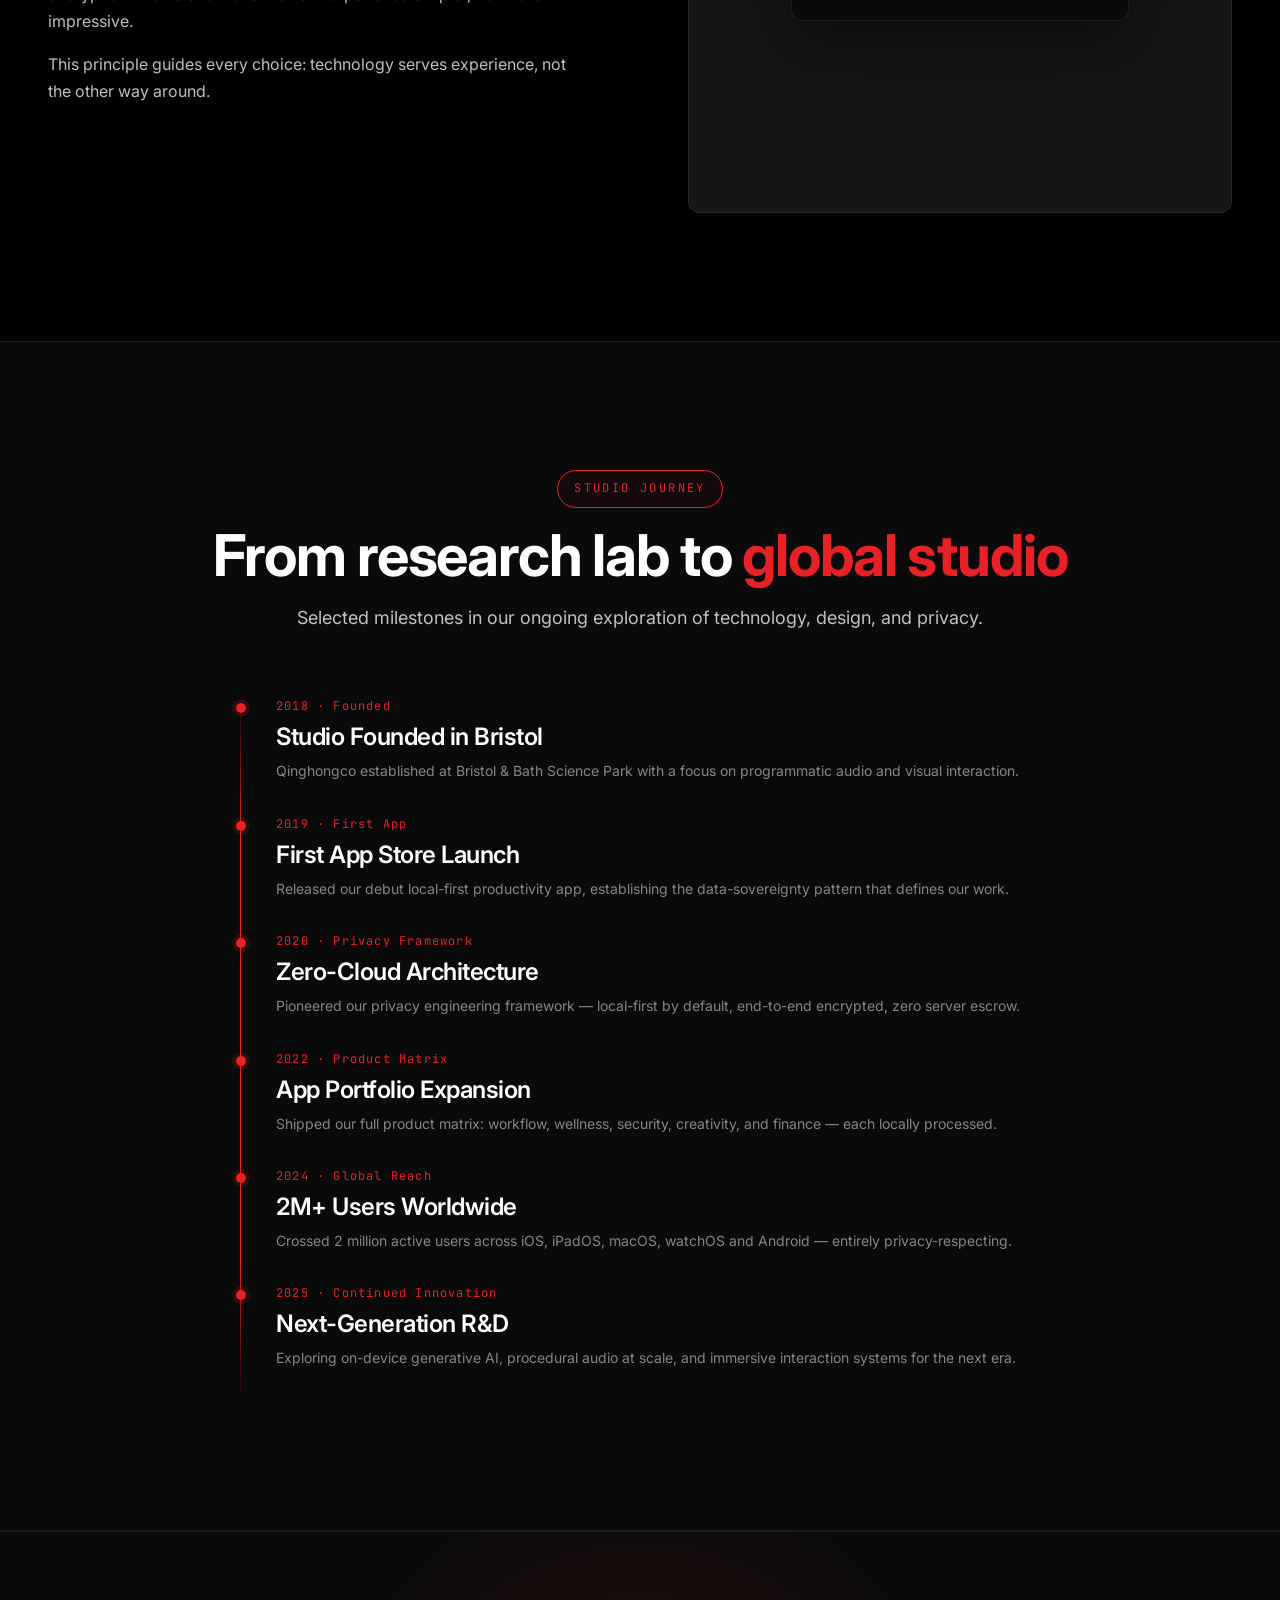
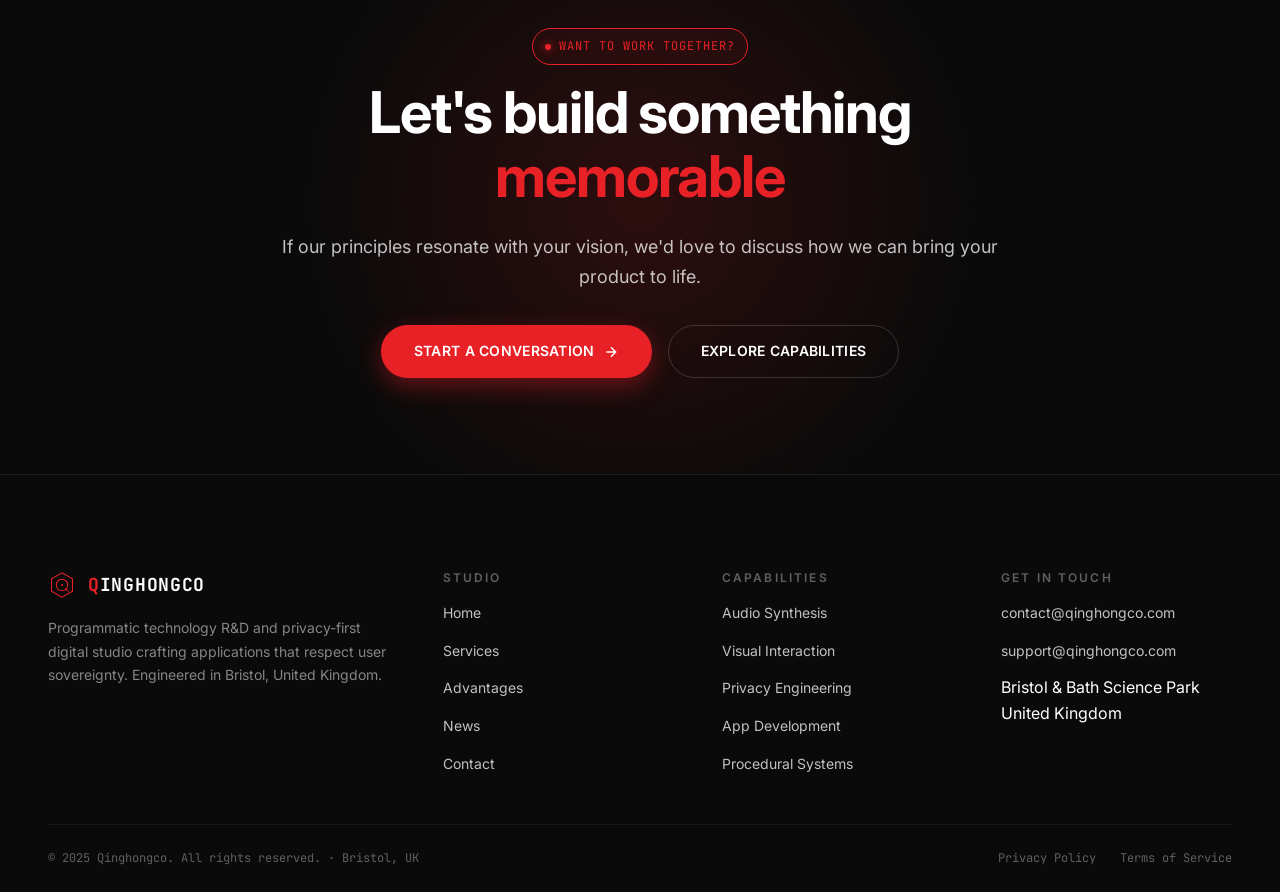
<file: advantages.html>
<!DOCTYPE html>
<html lang="en">
<head>
    <meta charset="UTF-8">
    <meta name="viewport" content="width=device-width, initial-scale=1.0">
    <title>Team Advantages — Why Qinghongco · Privacy-First R&D Studio · Bristol UK</title>
    <meta name="description" content="Discover why Qinghongco stands apart: deep R&D expertise, minimalist philosophy, on-device privacy architecture, immersive design, and a globally-distributed engineering culture rooted in Bristol, UK.">
    <meta name="keywords" content="qinghongco advantages, team values, privacy-first studio, programmatic R&D expertise, minimalist design philosophy, Bristol UK">
    <meta name="robots" content="index, follow">
    <link rel="canonical" href="https://qinghongco.com/advantages.html">
    <meta property="og:type" content="website">
    <meta property="og:url" content="https://qinghongco.com/advantages.html">
    <meta property="og:title" content="Team Advantages — Qinghongco">
    <meta property="og:description" content="Why teams and users choose Qinghongco for privacy-first digital products.">
    <meta name="twitter:card" content="summary_large_image">
    <meta name="geo.region" content="GB-BST">
    <meta name="theme-color" content="#000000">

    <link rel="preconnect" href="https://fonts.googleapis.com">
    <link rel="preconnect" href="https://fonts.gstatic.com" crossorigin>
    <link href="https://fonts.googleapis.com/css2?family=Inter:wght@300;400;500;600;700;800;900&family=JetBrains+Mono:wght@400;500;600;700&display=swap" rel="stylesheet">
    <link rel="stylesheet" href="css/global.css">
    <link rel="stylesheet" href="css/animations.css">
    <link rel="stylesheet" href="css/pages.css">
    <link rel="icon" type="image/svg+xml" href="data:image/svg+xml,%3Csvg xmlns='http://www.w3.org/2000/svg' viewBox='0 0 64 64'%3E%3Cpath d='M32 4L56 18v28L32 60 8 46V18z' fill='none' stroke='%23e82127' stroke-width='3'/%3E%3Ccircle cx='32' cy='32' r='13' fill='none' stroke='%23e82127' stroke-width='3'/%3E%3Ccircle cx='32' cy='32' r='3' fill='%23e82127'/%3E%3C/svg%3E">
</head>
<body>

<nav class="site-nav" role="navigation" aria-label="Primary">
    <div class="nav-inner">
        <a href="index.html" class="nav-brand" aria-label="Qinghongco Home">
            <svg width="32" height="32" viewBox="0 0 64 64" fill="none" aria-hidden="true">
                <path d="M32 4 L56 18 L56 46 L32 60 L8 46 L8 18 Z" fill="none" stroke="#e82127" stroke-width="2.4"/>
                <circle cx="32" cy="32" r="13" fill="none" stroke="#e82127" stroke-width="2.4"/>
                <path d="M40 40 L46 46" stroke="#e82127" stroke-width="2.4" stroke-linecap="round"/>
                <circle cx="32" cy="32" r="2.4" fill="#e82127"/>
            </svg>
            <span><span class="brand-mark">Q</span>inghongco</span>
        </a>
        <ul class="nav-list">
            <li><a href="index.html" class="nav-link">Home</a></li>
            <li><a href="services.html" class="nav-link">Services</a></li>
            <li><a href="advantages.html" class="nav-link">Advantages</a></li>
            <li><a href="news.html" class="nav-link">News</a></li>
            <li><a href="contact.html" class="nav-link">Contact</a></li>
        </ul>
        <button class="nav-toggle" aria-label="Toggle navigation">
            <span></span><span></span><span></span>
        </button>
    </div>
</nav>

<section class="page-hero">
    <div class="container page-hero-content">
        <div class="breadcrumb">
            <a href="index.html">Home</a>
            <span class="sep">›</span>
            <span>Advantages</span>
        </div>
        <h1>Why <span class="text-accent">Qinghongco</span></h1>
        <p>We don't just build applications — we architect experiences that respect users, reward attention, and stand the test of time. Discover the principles that guide everything we create.</p>
    </div>
</section>

<!-- CORE VALUES -->
<section class="section">
    <div class="container">
        <div class="section-title">
            <span class="eyebrow">Core Values</span>
            <h2>Three principles, <span class="text-accent">zero compromise</span></h2>
            <p>Every decision we make flows from these commitments to our craft and our users.</p>
        </div>

        <div class="values-grid">
            <div class="value-card reveal">
                <div class="value-icon">
                    <svg viewBox="0 0 24 24" fill="none" stroke="currentColor" stroke-width="1.5"><circle cx="12" cy="12" r="9"/><circle cx="12" cy="12" r="4"/><path d="M12 3 V21 M3 12 H21"/></svg>
                </div>
                <h3>Minimalism</h3>
                <p>We strip away everything non-essential, letting clarity emerge from restraint. Every pixel, every animation, every interaction has purpose.</p>
            </div>

            <div class="value-card reveal stagger-1">
                <div class="value-icon">
                    <svg viewBox="0 0 24 24" fill="none" stroke="currentColor" stroke-width="1.5"><path d="M12 2 L4 6 V12 C4 17 7 21 12 22 C17 21 20 17 20 12 V6 Z M9 12 L11 14 L15 10"/></svg>
                </div>
                <h3>Privacy First</h3>
                <p>Your data lives on your device. We architect every system with local-first processing, ensuring complete sovereignty by default.</p>
            </div>

            <div class="value-card reveal stagger-2">
                <div class="value-icon">
                    <svg viewBox="0 0 24 24" fill="none" stroke="currentColor" stroke-width="1.5"><path d="M12 2 L15 8 L22 9 L17 14 L18 21 L12 18 L6 21 L7 14 L2 9 L9 8 Z"/></svg>
                </div>
                <h3>Experience</h3>
                <p>We obsess over how software feels — every transition, every haptic, every visual cue is tuned for emotional resonance and clarity.</p>
            </div>
        </div>
    </div>
</section>

<!-- TEAM EXPERTISE -->
<section class="section" style="background: var(--color-bg-soft); border-top: 1px solid var(--color-border); border-bottom: 1px solid var(--color-border);">
    <div class="container">
        <div class="section-title">
            <span class="eyebrow">Team Expertise</span>
            <h2>Decades of combined <span class="text-accent">R&D experience</span></h2>
            <p>Our core team members bring years of industry research and product engineering across programmatic audio synthesis, visual interaction design, privacy security technology, and product innovation.</p>
        </div>

        <div class="grid grid-3">
            <div class="card reveal hover-glow">
                <div class="tech-icon mb-4" style="width:48px;height:48px;color:var(--color-accent);">
                    <svg viewBox="0 0 48 48" fill="none" stroke="currentColor" stroke-width="1.5"><path d="M8 24 Q12 16 16 24 T24 24 T32 24 T40 24"/><circle cx="8" cy="24" r="2" fill="currentColor"/><circle cx="40" cy="24" r="2" fill="currentColor"/></svg>
                </div>
                <h4 style="margin-bottom:var(--space-3);">Programmatic Audio Synthesis</h4>
                <p style="font-size:var(--fs-sm);">Deep expertise in real-time DSP, generative audio systems, and adaptive sound design for ambient, wellness and creative applications.</p>
                <div class="loading-bar mt-5" style="--progress: 0.95;">
                    <span class="label">Expertise</span>
                    <div class="track"><div class="fill"></div></div>
                </div>
            </div>

            <div class="card reveal stagger-1 hover-glow">
                <div class="tech-icon mb-4" style="width:48px;height:48px;color:var(--color-accent);">
                    <svg viewBox="0 0 48 48" fill="none" stroke="currentColor" stroke-width="1.5"><circle cx="24" cy="24" r="16"/><path d="M24 8 L24 24 L36 32"/></svg>
                </div>
                <h4 style="margin-bottom:var(--space-3);">Visual Interaction Design</h4>
                <p style="font-size:var(--fs-sm);">Mastery of motion choreography, micro-interactions, particle systems, and procedural visual effects engineered for emotional resonance.</p>
                <div class="loading-bar mt-5" style="--progress: 0.92;">
                    <span class="label">Expertise</span>
                    <div class="track"><div class="fill"></div></div>
                </div>
            </div>

            <div class="card reveal stagger-2 hover-glow">
                <div class="tech-icon mb-4" style="width:48px;height:48px;color:var(--color-accent);">
                    <svg viewBox="0 0 48 48" fill="none" stroke="currentColor" stroke-width="1.5"><path d="M24 4 L8 12 V24 C8 34 14 40 24 44 C34 40 40 34 40 24 V12 Z"/><path d="M18 24 L22 28 L30 20"/></svg>
                </div>
                <h4 style="margin-bottom:var(--space-3);">Privacy & Security</h4>
                <p style="font-size:var(--fs-sm);">Specialists in end-to-end encryption, secure enclaves, on-device ML, and zero-knowledge architectures that put users in control.</p>
                <div class="loading-bar mt-5" style="--progress: 0.97;">
                    <span class="label">Expertise</span>
                    <div class="track"><div class="fill"></div></div>
                </div>
            </div>

            <div class="card reveal stagger-3 hover-glow">
                <div class="tech-icon mb-4" style="width:48px;height:48px;color:var(--color-accent);">
                    <svg viewBox="0 0 48 48" fill="none" stroke="currentColor" stroke-width="1.5"><path d="M24 6 L40 14 V32 L24 42 L8 32 V14 Z"/><path d="M24 6 V24 M24 24 L40 14 M24 24 L8 14"/></svg>
                </div>
                <h4 style="margin-bottom:var(--space-3);">Product Innovation</h4>
                <p style="font-size:var(--fs-sm);">Sharp user-needs intuition combined with technical insight — translating complex capabilities into products people actually love to use.</p>
                <div class="loading-bar mt-5" style="--progress: 0.94;">
                    <span class="label">Expertise</span>
                    <div class="track"><div class="fill"></div></div>
                </div>
            </div>

            <div class="card reveal stagger-4 hover-glow">
                <div class="tech-icon mb-4" style="width:48px;height:48px;color:var(--color-accent);">
                    <svg viewBox="0 0 48 48" fill="none" stroke="currentColor" stroke-width="1.5"><circle cx="24" cy="24" r="20"/><path d="M14 24 H34 M24 14 V34"/><circle cx="24" cy="24" r="6"/></svg>
                </div>
                <h4 style="margin-bottom:var(--space-3);">Cross-Platform Native</h4>
                <p style="font-size:var(--fs-sm);">Production-grade Swift, SwiftUI, Kotlin, Jetpack Compose, Metal and Vulkan codebases shipped across every major platform.</p>
                <div class="loading-bar mt-5" style="--progress: 0.96;">
                    <span class="label">Expertise</span>
                    <div class="track"><div class="fill"></div></div>
                </div>
            </div>

            <div class="card reveal stagger-5 hover-glow">
                <div class="tech-icon mb-4" style="width:48px;height:48px;color:var(--color-accent);">
                    <svg viewBox="0 0 48 48" fill="none" stroke="currentColor" stroke-width="1.5"><path d="M12 8 H36 L36 40 L24 34 L12 40 Z"/><path d="M20 18 H28 M20 24 H28"/></svg>
                </div>
                <h4 style="margin-bottom:var(--space-3);">App Store Distribution</h4>
                <p style="font-size:var(--fs-sm);">End-to-end App Store and Play Store submission expertise, ASO optimization, and global rollout strategy.</p>
                <div class="loading-bar mt-5" style="--progress: 0.90;">
                    <span class="label">Expertise</span>
                    <div class="track"><div class="fill"></div></div>
                </div>
            </div>
        </div>
    </div>
</section>

<!-- DIFFERENTIATORS -->
<section class="section">
    <div class="container">
        <div class="section-title">
            <span class="eyebrow">Differentiators</span>
            <h2>What sets us <span class="text-accent">apart</span></h2>
            <p>The qualities that make Qinghongco a trusted long-term partner for teams who care about craft.</p>
        </div>

        <div class="grid grid-2">
            <div class="card reveal hover-glow">
                <div style="display:flex;gap:var(--space-4);align-items:flex-start;">
                    <div class="tech-icon" style="width:56px;height:56px;flex-shrink:0;color:var(--color-accent);">
                        <svg viewBox="0 0 48 48" fill="none" stroke="currentColor" stroke-width="1.5"><path d="M24 4 L8 12 V24 C8 34 14 40 24 44 C34 40 40 34 40 24 V12 Z"/></svg>
                    </div>
                    <div>
                        <h4>Privacy as Foundation</h4>
                        <p style="font-size:var(--fs-sm);">We don't bolt privacy on at the end — we design from the inside out. Every feature begins with the question: "Can this work entirely on-device?"</p>
                    </div>
                </div>
            </div>

            <div class="card reveal stagger-1 hover-glow">
                <div style="display:flex;gap:var(--space-4);align-items:flex-start;">
                    <div class="tech-icon" style="width:56px;height:56px;flex-shrink:0;color:var(--color-accent);">
                        <svg viewBox="0 0 48 48" fill="none" stroke="currentColor" stroke-width="1.5"><circle cx="24" cy="24" r="16"/><path d="M16 24 L22 30 L34 18"/></svg>
                    </div>
                    <div>
                        <h4>Quality Without Compromise</h4>
                        <p style="font-size:var(--fs-sm);">We refuse to ship work that doesn't meet our standards. Every interaction is tested, every animation is tuned, every detail is intentional.</p>
                    </div>
                </div>
            </div>

            <div class="card reveal stagger-2 hover-glow">
                <div style="display:flex;gap:var(--space-4);align-items:flex-start;">
                    <div class="tech-icon" style="width:56px;height:56px;flex-shrink:0;color:var(--color-accent);">
                        <svg viewBox="0 0 48 48" fill="none" stroke="currentColor" stroke-width="1.5"><path d="M8 24 L24 8 L40 24 L24 40 Z"/><path d="M16 24 L24 16 L32 24 L24 32 Z"/></svg>
                    </div>
                    <div>
                        <h4>R&D at the Core</h4>
                        <p style="font-size:var(--fs-sm);">We're not just implementers — we explore. From novel audio synthesis to procedural generation, we push the frontier of what's possible.</p>
                    </div>
                </div>
            </div>

            <div class="card reveal stagger-3 hover-glow">
                <div style="display:flex;gap:var(--space-4);align-items:flex-start;">
                    <div class="tech-icon" style="width:56px;height:56px;flex-shrink:0;color:var(--color-accent);">
                        <svg viewBox="0 0 48 48" fill="none" stroke="currentColor" stroke-width="1.5"><circle cx="24" cy="24" r="20"/><circle cx="24" cy="24" r="12"/><circle cx="24" cy="24" r="4" fill="currentColor"/></svg>
                    </div>
                    <div>
                        <h4>User-Centered Insight</h4>
                        <p style="font-size:var(--fs-sm);">Every product decision is grounded in deep user-needs understanding. We listen, we observe, and we design for real human moments.</p>
                    </div>
                </div>
            </div>

            <div class="card reveal stagger-4 hover-glow">
                <div style="display:flex;gap:var(--space-4);align-items:flex-start;">
                    <div class="tech-icon" style="width:56px;height:56px;flex-shrink:0;color:var(--color-accent);">
                        <svg viewBox="0 0 48 48" fill="none" stroke="currentColor" stroke-width="1.5"><path d="M24 4 V44 M4 24 H44 M10 10 L38 38 M10 38 L38 10"/></svg>
                    </div>
                    <div>
                        <h4>Aesthetic Restraint</h4>
                        <p style="font-size:var(--fs-sm);">We believe beauty emerges from constraint. Our minimalist design language draws from Japanese aesthetics — purposeful, calm, refined.</p>
                    </div>
                </div>
            </div>

            <div class="card reveal stagger-5 hover-glow">
                <div style="display:flex;gap:var(--space-4);align-items:flex-start;">
                    <div class="tech-icon" style="width:56px;height:56px;flex-shrink:0;color:var(--color-accent);">
                        <svg viewBox="0 0 48 48" fill="none" stroke="currentColor" stroke-width="1.5"><path d="M24 4 C12 4 4 12 4 24 C4 36 12 44 24 44 C36 44 44 36 44 24 C44 12 36 4 24 4 Z M16 24 L22 30 L34 18"/></svg>
                    </div>
                    <div>
                        <h4>Long-term Partnerships</h4>
                        <p style="font-size:var(--fs-sm);">We're not a transactional agency — we build ongoing relationships. Many of our collaborators have been with us since the first release.</p>
                    </div>
                </div>
            </div>
        </div>
    </div>
</section>

<!-- BY THE NUMBERS -->
<section class="stats-section">
    <div class="container">
        <div class="section-title mb-8">
            <span class="eyebrow">By The Numbers</span>
            <h2>Results that speak</h2>
        </div>
        <div class="stats-grid">
            <div class="stat reveal">
                <div class="stat-number"><span data-counter="50">0</span><span class="counter-suffix">+</span></div>
                <div class="stat-label">Combined Years Experience</div>
            </div>
            <div class="stat reveal stagger-1">
                <div class="stat-number"><span data-counter="12">0</span><span class="counter-suffix">+</span></div>
                <div class="stat-label">Production Apps Shipped</div>
            </div>
            <div class="stat reveal stagger-2">
                <div class="stat-number"><span data-counter="2.4">0</span><span class="counter-suffix">M+</span></div>
                <div class="stat-label">Active Users Globally</div>
            </div>
            <div class="stat reveal stagger-3">
                <div class="stat-number"><span data-counter="98">0</span><span class="counter-suffix">%</span></div>
                <div class="stat-label">Local Data Processing</div>
            </div>
        </div>
    </div>
</section>

<!-- APPROACH -->
<section class="section">
    <div class="container">
        <div class="philosophy-grid">
            <div class="philosophy-content reveal-left">
                <span class="badge badge-accent mb-4"><span class="badge-dot"></span> Our Approach</span>
                <h2>Complex tech, <span class="text-accent">simple interface</span></h2>
                <p>The hardest problems in software aren't technical — they're about translating sophisticated capabilities into experiences that feel intuitive. Our strength is bridging that gap.</p>
                <p>We don't show off complexity. We hide it. Every advanced capability we build — be it procedural generation, on-device ML, or zero-knowledge encryption — exists to make the user experience simpler, not more impressive.</p>
                <p>This principle guides every choice: technology serves experience, not the other way around.</p>
            </div>
            <div class="capability-visual reveal-right" style="aspect-ratio: 4 / 5;">
                <div class="terminal">
                    <div class="terminal-header">
                        <span class="dot r"></span><span class="dot y"></span><span class="dot g"></span>
                        <span class="title">~/qinghongco/principles.md</span>
                    </div>
                    <div class="terminal-body">
                        <div><span class="prompt">$</span> cat principles.txt</div>
                        <div class="mt-3" style="color:#6ee7b7;">→ minimize until it sings</div>
                        <div style="color:#6ee7b7;">→ privacy is the default, not opt-in</div>
                        <div style="color:#6ee7b7;">→ every detail is a decision</div>
                        <div style="color:#6ee7b7;">→ ship the smallest beautiful thing</div>
                        <div style="color:#6ee7b7;">→ technology disappears into flow</div>
                        <div class="mt-3"><span class="prompt">$</span> _<span class="cursor"></span></div>
                    </div>
                </div>
            </div>
        </div>
    </div>
</section>

<!-- TIMELINE / HISTORY -->
<section class="section" style="background: var(--color-bg-soft); border-top: 1px solid var(--color-border); border-bottom: 1px solid var(--color-border);">
    <div class="container">
        <div class="section-title">
            <span class="eyebrow">Studio Journey</span>
            <h2>From research lab to <span class="text-accent">global studio</span></h2>
            <p>Selected milestones in our ongoing exploration of technology, design, and privacy.</p>
        </div>

        <div class="container-narrow">
            <div class="timeline">
                <div class="timeline-item reveal">
                    <div class="timeline-date">2018 · Founded</div>
                    <h3 class="timeline-title">Studio Founded in Bristol</h3>
                    <p class="timeline-desc">Qinghongco established at Bristol & Bath Science Park with a focus on programmatic audio and visual interaction.</p>
                </div>
                <div class="timeline-item reveal stagger-1">
                    <div class="timeline-date">2019 · First App</div>
                    <h3 class="timeline-title">First App Store Launch</h3>
                    <p class="timeline-desc">Released our debut local-first productivity app, establishing the data-sovereignty pattern that defines our work.</p>
                </div>
                <div class="timeline-item reveal stagger-2">
                    <div class="timeline-date">2020 · Privacy Framework</div>
                    <h3 class="timeline-title">Zero-Cloud Architecture</h3>
                    <p class="timeline-desc">Pioneered our privacy engineering framework — local-first by default, end-to-end encrypted, zero server escrow.</p>
                </div>
                <div class="timeline-item reveal stagger-3">
                    <div class="timeline-date">2022 · Product Matrix</div>
                    <h3 class="timeline-title">App Portfolio Expansion</h3>
                    <p class="timeline-desc">Shipped our full product matrix: workflow, wellness, security, creativity, and finance — each locally processed.</p>
                </div>
                <div class="timeline-item reveal stagger-4">
                    <div class="timeline-date">2024 · Global Reach</div>
                    <h3 class="timeline-title">2M+ Users Worldwide</h3>
                    <p class="timeline-desc">Crossed 2 million active users across iOS, iPadOS, macOS, watchOS and Android — entirely privacy-respecting.</p>
                </div>
                <div class="timeline-item reveal stagger-5">
                    <div class="timeline-date">2025 · Continued Innovation</div>
                    <h3 class="timeline-title">Next-Generation R&D</h3>
                    <p class="timeline-desc">Exploring on-device generative AI, procedural audio at scale, and immersive interaction systems for the next era.</p>
                </div>
            </div>
        </div>
    </div>
</section>

<!-- CTA -->
<section class="cta-section">
    <div class="container">
        <div class="cta-content reveal">
            <span class="badge badge-accent mb-4"><span class="badge-dot"></span> Want to work together?</span>
            <h2>Let's build something <span class="text-accent">memorable</span></h2>
            <p>If our principles resonate with your vision, we'd love to discuss how we can bring your product to life.</p>
            <div class="cta-actions">
                <a href="contact.html" class="btn btn-primary">Start a Conversation <svg width="16" height="16" viewBox="0 0 24 24" fill="none" stroke="currentColor" stroke-width="2"><path d="M5 12h14M12 5l7 7-7 7"/></svg></a>
                <a href="services.html" class="btn btn-secondary">Explore Capabilities</a>
            </div>
        </div>
    </div>
</section>

<footer class="site-footer">
    <div class="container">
        <div class="footer-grid">
            <div class="footer-brand">
                <a href="index.html" class="nav-brand">
                    <svg width="32" height="32" viewBox="0 0 64 64" fill="none" aria-hidden="true">
                        <path d="M32 4 L56 18 L56 46 L32 60 L8 46 L8 18 Z" fill="none" stroke="#e82127" stroke-width="2.4"/>
                        <circle cx="32" cy="32" r="13" fill="none" stroke="#e82127" stroke-width="2.4"/>
                        <path d="M40 40 L46 46" stroke="#e82127" stroke-width="2.4" stroke-linecap="round"/>
                        <circle cx="32" cy="32" r="2.4" fill="#e82127"/>
                    </svg>
                    <span><span class="brand-mark">Q</span>inghongco</span>
                </a>
                <p>Programmatic technology R&D and privacy-first digital studio crafting applications that respect user sovereignty. Engineered in Bristol, United Kingdom.</p>
            </div>
            <div class="footer-col">
                <h6>Studio</h6>
                <ul>
                    <li><a href="index.html">Home</a></li>
                    <li><a href="services.html">Services</a></li>
                    <li><a href="advantages.html">Advantages</a></li>
                    <li><a href="news.html">News</a></li>
                    <li><a href="contact.html">Contact</a></li>
                </ul>
            </div>
            <div class="footer-col">
                <h6>Capabilities</h6>
                <ul>
                    <li><a href="services.html#audio">Audio Synthesis</a></li>
                    <li><a href="services.html#visual">Visual Interaction</a></li>
                    <li><a href="services.html#privacy">Privacy Engineering</a></li>
                    <li><a href="services.html#apps">App Development</a></li>
                    <li><a href="services.html#procedural">Procedural Systems</a></li>
                </ul>
            </div>
            <div class="footer-col">
                <h6>Get in Touch</h6>
                <ul>
                    <li><a href="mailto:contact@qinghongco.com">contact@qinghongco.com</a></li>
                    <li><a href="mailto:support@qinghongco.com">support@qinghongco.com</a></li>
                    <li>Bristol & Bath Science Park<br>United Kingdom</li>
                </ul>
            </div>
        </div>
        <div class="footer-bottom">
            <span>© 2025 Qinghongco. All rights reserved. · Bristol, UK</span>
            <div class="legal-links">
                <a href="privacy.html">Privacy Policy</a>
                <a href="terms.html">Terms of Service</a>
            </div>
        </div>
    </div>
</footer>

<div class="cookie-banner" role="dialog" aria-label="Cookie consent">
    <p><strong>We respect your privacy.</strong> We use essential cookies only. <a href="privacy.html" style="color:var(--color-accent);">Read our policy</a>.</p>
    <div class="cookie-actions">
        <button class="btn btn-primary" data-cookie="accept" style="padding:0.6rem 1.4rem;">Accept</button>
        <button class="btn btn-secondary" data-cookie="essential" style="padding:0.6rem 1.4rem;">Essential Only</button>
    </div>
</div>

<script src="js/main.js" defer></script>
<script src="js/canvas.js" defer></script>
</body>
</html>
</file>
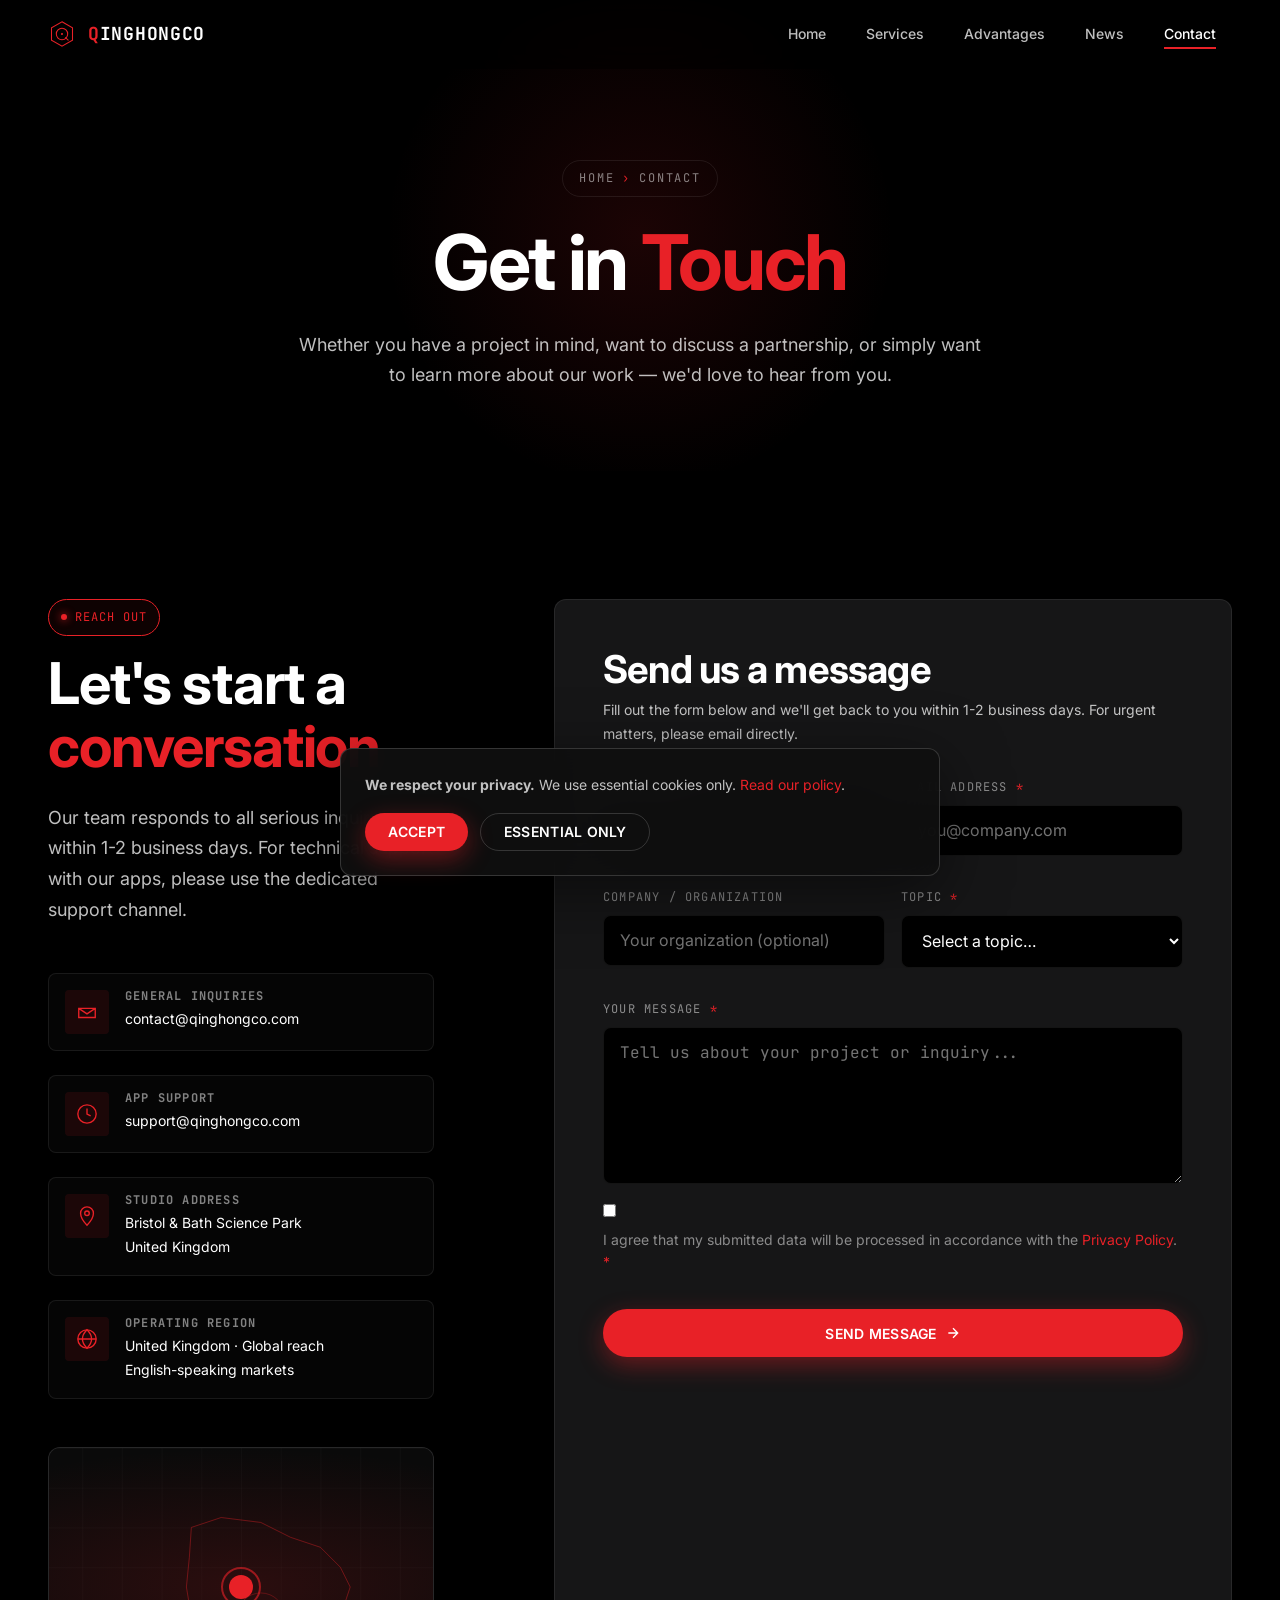
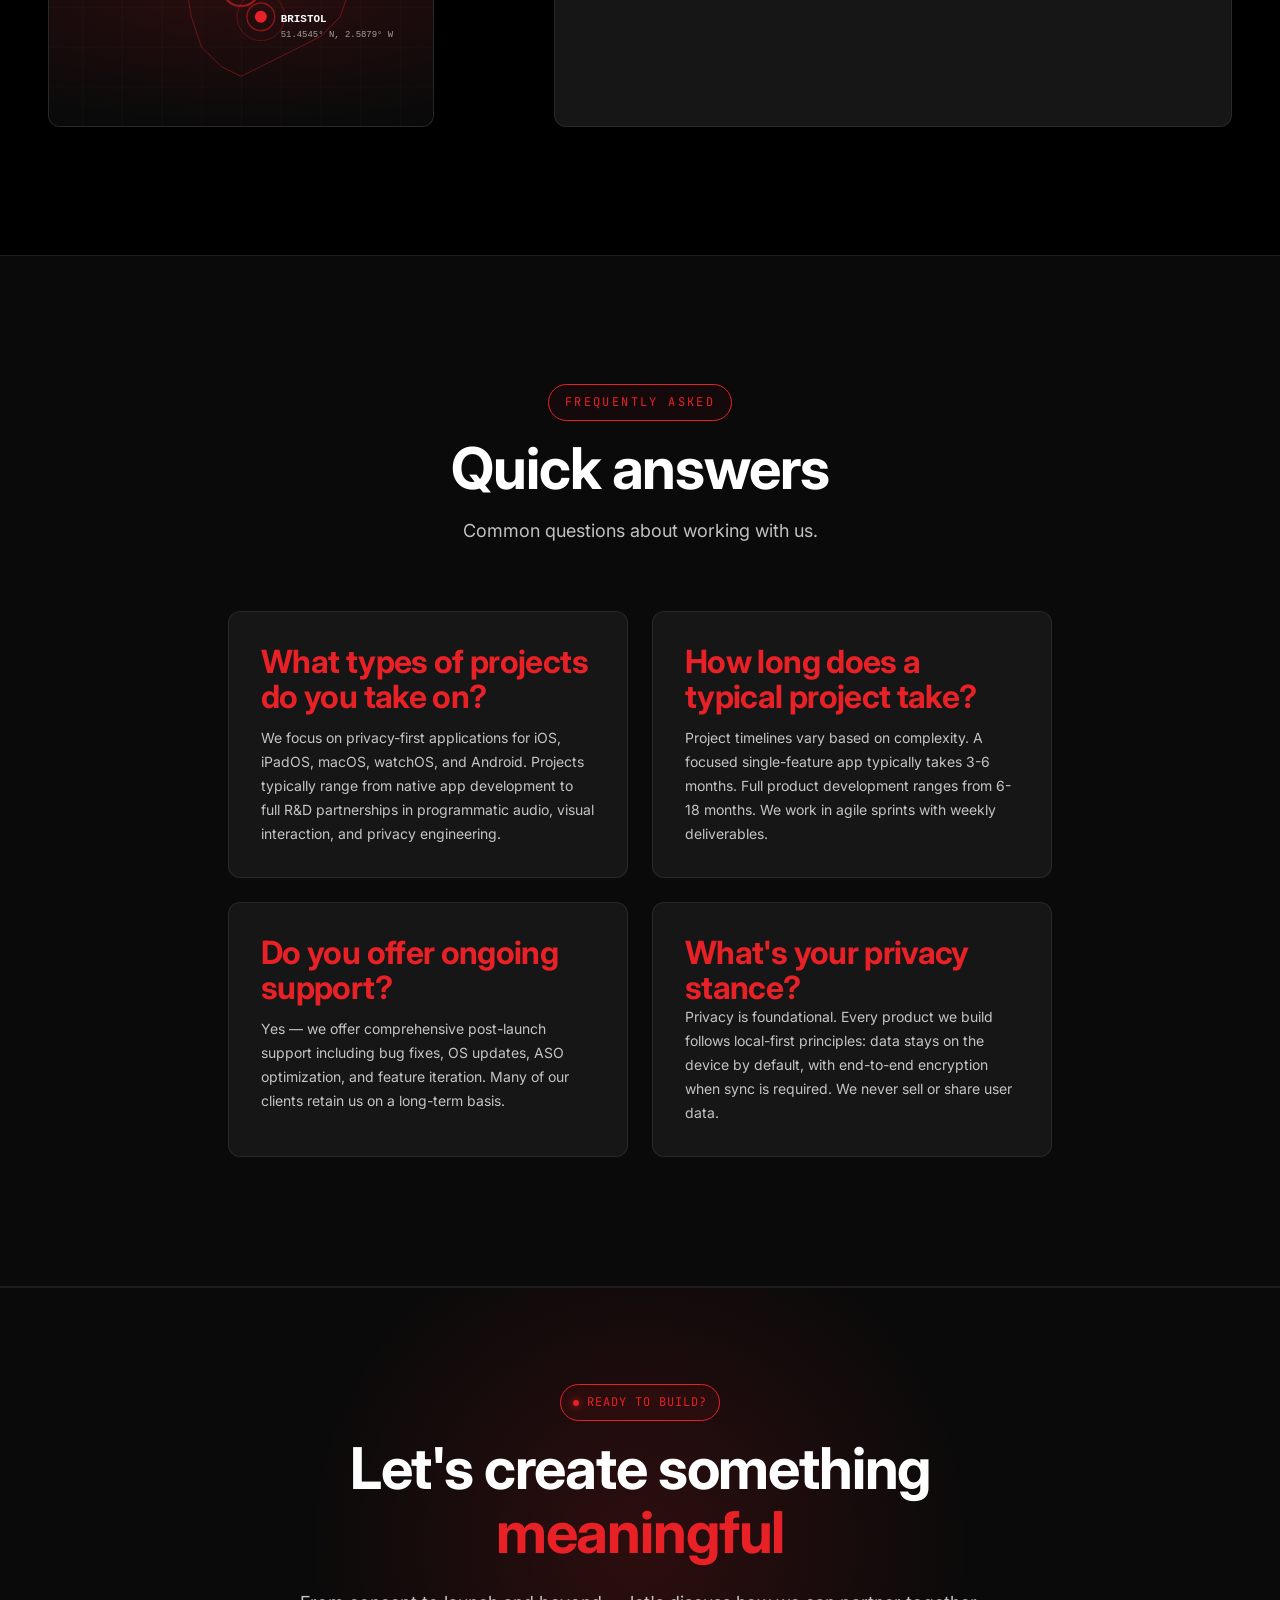
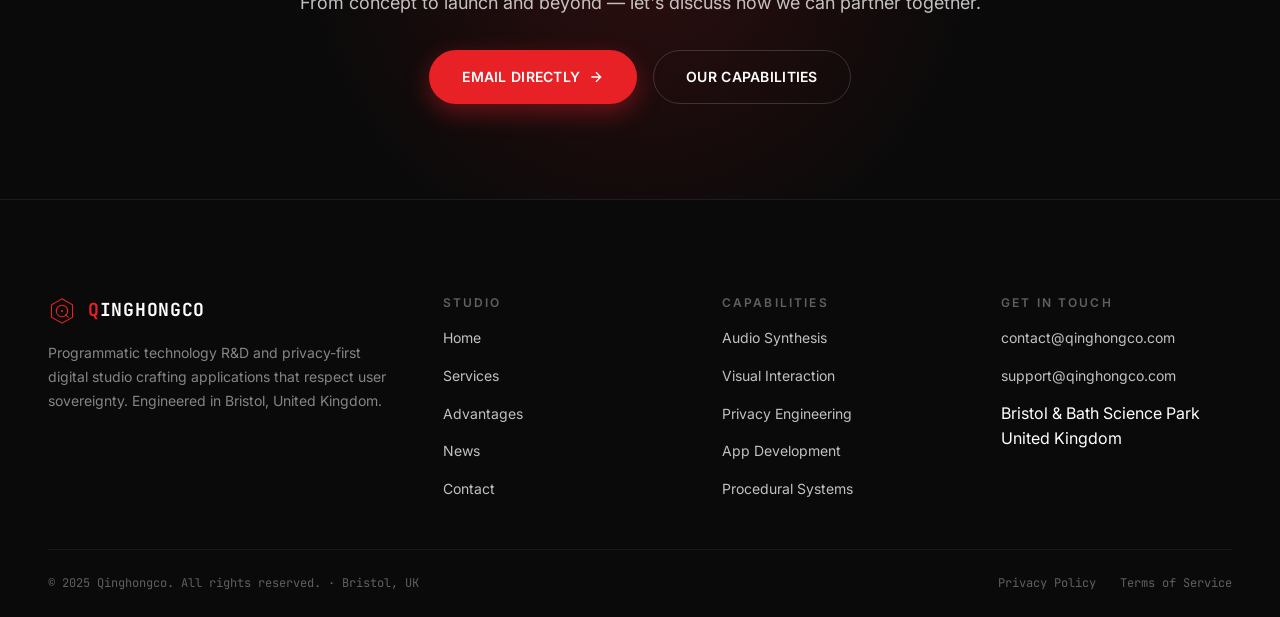
<file: contact.html>
<!DOCTYPE html>
<html lang="en">
<head>
    <meta charset="UTF-8">
    <meta name="viewport" content="width=device-width, initial-scale=1.0">
    <title>Contact Qinghongco — Get in Touch · Bristol UK Privacy-First Studio</title>
    <meta name="description" content="Get in touch with Qinghongco for project inquiries, partnerships, or general questions. Reach our team in Bristol, UK at contact@qinghongco.com or support@qinghongco.com.">
    <meta name="keywords" content="contact qinghongco, bristol studio, R&D partnership, project inquiry, privacy-first apps team">
    <meta name="robots" content="index, follow">
    <link rel="canonical" href="https://qinghongco.com/contact.html">
    <meta property="og:type" content="website">
    <meta property="og:url" content="https://qinghongco.com/contact.html">
    <meta property="og:title" content="Contact Qinghongco">
    <meta property="og:description" content="Get in touch with our privacy-first R&D studio in Bristol, UK.">
    <meta name="twitter:card" content="summary_large_image">
    <meta name="geo.region" content="GB-BST">
    <meta name="geo.placename" content="Bristol & Bath Science Park, United Kingdom">
    <meta name="geo.position" content="51.4545;-2.5879">
    <meta name="theme-color" content="#000000">

    <link rel="preconnect" href="https://fonts.googleapis.com">
    <link rel="preconnect" href="https://fonts.gstatic.com" crossorigin>
    <link href="https://fonts.googleapis.com/css2?family=Inter:wght@300;400;500;600;700;800;900&family=JetBrains+Mono:wght@400;500;600;700&display=swap" rel="stylesheet">
    <link rel="stylesheet" href="css/global.css">
    <link rel="stylesheet" href="css/animations.css">
    <link rel="stylesheet" href="css/pages.css">
    <link rel="icon" type="image/svg+xml" href="data:image/svg+xml,%3Csvg xmlns='http://www.w3.org/2000/svg' viewBox='0 0 64 64'%3E%3Cpath d='M32 4L56 18v28L32 60 8 46V18z' fill='none' stroke='%23e82127' stroke-width='3'/%3E%3Ccircle cx='32' cy='32' r='13' fill='none' stroke='%23e82127' stroke-width='3'/%3E%3Ccircle cx='32' cy='32' r='3' fill='%23e82127'/%3E%3C/svg%3E">
</head>
<body>

<nav class="site-nav" role="navigation" aria-label="Primary">
    <div class="nav-inner">
        <a href="index.html" class="nav-brand" aria-label="Qinghongco Home">
            <svg width="32" height="32" viewBox="0 0 64 64" fill="none" aria-hidden="true">
                <path d="M32 4 L56 18 L56 46 L32 60 L8 46 L8 18 Z" fill="none" stroke="#e82127" stroke-width="2.4"/>
                <circle cx="32" cy="32" r="13" fill="none" stroke="#e82127" stroke-width="2.4"/>
                <path d="M40 40 L46 46" stroke="#e82127" stroke-width="2.4" stroke-linecap="round"/>
                <circle cx="32" cy="32" r="2.4" fill="#e82127"/>
            </svg>
            <span><span class="brand-mark">Q</span>inghongco</span>
        </a>
        <ul class="nav-list">
            <li><a href="index.html" class="nav-link">Home</a></li>
            <li><a href="services.html" class="nav-link">Services</a></li>
            <li><a href="advantages.html" class="nav-link">Advantages</a></li>
            <li><a href="news.html" class="nav-link">News</a></li>
            <li><a href="contact.html" class="nav-link">Contact</a></li>
        </ul>
        <button class="nav-toggle" aria-label="Toggle navigation">
            <span></span><span></span><span></span>
        </button>
    </div>
</nav>

<section class="page-hero">
    <div class="container page-hero-content">
        <div class="breadcrumb">
            <a href="index.html">Home</a>
            <span class="sep">›</span>
            <span>Contact</span>
        </div>
        <h1>Get in <span class="text-accent">Touch</span></h1>
        <p>Whether you have a project in mind, want to discuss a partnership, or simply want to learn more about our work — we'd love to hear from you.</p>
    </div>
</section>

<!-- CONTACT GRID -->
<section class="section">
    <div class="container">
        <div class="contact-grid">
            <div class="contact-info reveal-left">
                <span class="badge badge-accent mb-4"><span class="badge-dot"></span> Reach Out</span>
                <h2>Let's start a <span class="text-accent">conversation</span></h2>
                <p>Our team responds to all serious inquiries within 1-2 business days. For technical support with our apps, please use the dedicated support channel.</p>

                <div class="contact-info-list">
                    <div class="contact-item">
                        <div class="icon">
                            <svg viewBox="0 0 24 24" fill="none" stroke="currentColor" stroke-width="1.5"><path d="M3 8 L21 8 L21 18 L3 18 Z M3 8 L12 14 L21 8"/></svg>
                        </div>
                        <div class="info">
                            <h6>General Inquiries</h6>
                            <p><a href="mailto:contact@qinghongco.com">contact@qinghongco.com</a></p>
                        </div>
                    </div>

                    <div class="contact-item">
                        <div class="icon">
                            <svg viewBox="0 0 24 24" fill="none" stroke="currentColor" stroke-width="1.5"><circle cx="12" cy="12" r="10"/><path d="M12 6 V12 L16 14"/></svg>
                        </div>
                        <div class="info">
                            <h6>App Support</h6>
                            <p><a href="mailto:support@qinghongco.com">support@qinghongco.com</a></p>
                        </div>
                    </div>

                    <div class="contact-item">
                        <div class="icon">
                            <svg viewBox="0 0 24 24" fill="none" stroke="currentColor" stroke-width="1.5"><path d="M12 2 C8 2 5 5 5 9 C5 15 12 22 12 22 C12 22 19 15 19 9 C19 5 16 2 12 2 Z"/><circle cx="12" cy="9" r="2.5"/></svg>
                        </div>
                        <div class="info">
                            <h6>Studio Address</h6>
                            <p>Bristol & Bath Science Park<br>United Kingdom</p>
                        </div>
                    </div>

                    <div class="contact-item">
                        <div class="icon">
                            <svg viewBox="0 0 24 24" fill="none" stroke="currentColor" stroke-width="1.5"><circle cx="12" cy="12" r="10"/><path d="M2 12 H22 M12 2 C15 5 17 8 17 12 C17 16 15 19 12 22 C9 19 7 16 7 12 C7 8 9 5 12 2 Z"/></svg>
                        </div>
                        <div class="info">
                            <h6>Operating Region</h6>
                            <p>United Kingdom · Global reach<br>English-speaking markets</p>
                        </div>
                    </div>
                </div>

                <!-- LOCATION CARD -->
                <div class="location-card">
                    <svg viewBox="0 0 800 280" preserveAspectRatio="xMidYMid slice">
                        <defs>
                            <pattern id="mapGrid" width="40" height="40" patternUnits="userSpaceOnUse">
                                <path d="M 40 0 L 0 0 0 40" fill="none" stroke="rgba(255,255,255,0.04)" stroke-width="1"/>
                            </pattern>
                            <radialGradient id="mapGlow" cx="50%" cy="50%"><stop offset="0%" stop-color="#e82127" stop-opacity="0.15"/><stop offset="100%" stop-color="#e82127" stop-opacity="0"/></radialGradient>
                        </defs>
                        <rect width="800" height="280" fill="#0a0a0a"/>
                        <rect width="800" height="280" fill="url(#mapGrid)"/>
                        <rect width="800" height="280" fill="url(#mapGlow)"/>

                        <!-- Stylized UK shape -->
                        <g fill="none" stroke="rgba(232, 33, 39, 0.4)" stroke-width="1">
                            <path d="M 350 80 L 380 70 L 420 75 L 450 90 L 480 100 L 500 120 L 510 140 L 500 170 L 480 190 L 460 200 L 440 210 L 420 220 L 400 230 L 380 220 L 360 200 L 350 170 L 345 140 L 348 110 Z"/>
                        </g>
                        <!-- Bristol marker -->
                        <circle cx="420" cy="170" r="6" fill="#e82127"/>
                        <circle cx="420" cy="170" r="14" fill="none" stroke="#e82127" stroke-width="1.5" opacity="0.5"/>
                        <circle cx="420" cy="170" r="24" fill="none" stroke="#e82127" stroke-width="1" opacity="0.3"/>
                        <text x="440" y="175" fill="#fff" font-family="monospace" font-size="11" font-weight="600">BRISTOL</text>
                        <text x="440" y="190" fill="rgba(255,255,255,0.6)" font-family="monospace" font-size="9">51.4545° N, 2.5879° W</text>
                    </svg>
                    <div class="location-pin"></div>
                </div>
            </div>

            <div class="contact-form-wrap reveal-right">
                <h3>Send us a message</h3>
                <p>Fill out the form below and we'll get back to you within 1-2 business days. For urgent matters, please email directly.</p>

                <form id="contact-form" novalidate>
                    <div class="form-row">
                        <div class="form-group">
                            <label for="name">Full Name <span class="req">*</span></label>
                            <input type="text" id="name" name="name" required placeholder="Your full name">
                        </div>
                        <div class="form-group">
                            <label for="email">Email Address <span class="req">*</span></label>
                            <input type="email" id="email" name="email" required placeholder="you@company.com">
                        </div>
                    </div>

                    <div class="form-row">
                        <div class="form-group">
                            <label for="company">Company / Organization</label>
                            <input type="text" id="company" name="company" placeholder="Your organization (optional)">
                        </div>
                        <div class="form-group">
                            <label for="topic">Topic <span class="req">*</span></label>
                            <select id="topic" name="topic" required>
                                <option value="">Select a topic…</option>
                                <option value="project">Project Inquiry</option>
                                <option value="partnership">Partnership</option>
                                <option value="careers">Careers</option>
                                <option value="press">Press / Media</option>
                                <option value="app-support">App Support</option>
                                <option value="other">Other</option>
                            </select>
                        </div>
                    </div>

                    <div class="form-group">
                        <label for="message">Your Message <span class="req">*</span></label>
                        <textarea id="message" name="message" rows="6" required placeholder="Tell us about your project or inquiry..."></textarea>
                    </div>

                    <div class="form-group" style="display:flex;gap:var(--space-3);align-items:flex-start;font-size:var(--fs-sm);color:var(--color-text-tertiary);">
                        <input type="checkbox" id="privacy-consent" required style="margin-top:4px;">
                        <label for="privacy-consent" style="font-size:var(--fs-sm);text-transform:none;letter-spacing:0;color:var(--color-text-tertiary);font-family:var(--font-primary);">I agree that my submitted data will be processed in accordance with the <a href="privacy.html" style="color:var(--color-accent);">Privacy Policy</a>. <span class="req">*</span></label>
                    </div>

                    <button type="submit" class="btn btn-primary mt-3" style="width:100%;">
                        Send Message
                        <svg width="16" height="16" viewBox="0 0 24 24" fill="none" stroke="currentColor" stroke-width="2"><path d="M5 12h14M12 5l7 7-7 7"/></svg>
                    </button>

                    <div class="form-status"></div>
                </form>
            </div>
        </div>
    </div>
</section>

<!-- FAQ -->
<section class="section" style="background: var(--color-bg-soft); border-top: 1px solid var(--color-border); border-bottom: 1px solid var(--color-border);">
    <div class="container container-narrow">
        <div class="section-title">
            <span class="eyebrow">Frequently Asked</span>
            <h2>Quick answers</h2>
            <p>Common questions about working with us.</p>
        </div>

        <div class="grid grid-2">
            <div class="card reveal">
                <h4 style="margin-bottom:var(--space-3);color:var(--color-accent);">What types of projects do you take on?</h4>
                <p style="font-size:var(--fs-sm);">We focus on privacy-first applications for iOS, iPadOS, macOS, watchOS, and Android. Projects typically range from native app development to full R&D partnerships in programmatic audio, visual interaction, and privacy engineering.</p>
            </div>

            <div class="card reveal stagger-1">
                <h4 style="margin-bottom:var(--space-3);color:var(--color-accent);">How long does a typical project take?</h4>
                <p style="font-size:var(--fs-sm);">Project timelines vary based on complexity. A focused single-feature app typically takes 3-6 months. Full product development ranges from 6-18 months. We work in agile sprints with weekly deliverables.</p>
            </div>

            <div class="card reveal stagger-2">
                <h4 style="margin-bottom:var(--space-3);color:var(--color-accent);">Do you offer ongoing support?</h4>
                <p style="font-size:var(--fs-sm);">Yes — we offer comprehensive post-launch support including bug fixes, OS updates, ASO optimization, and feature iteration. Many of our clients retain us on a long-term basis.</p>
            </div>

            <div class="card reveal stagger-3">
                <h4 style="margin-bottom:var--space-3;color:var(--color-accent);">What's your privacy stance?</h4>
                <p style="font-size:var(--fs-sm);">Privacy is foundational. Every product we build follows local-first principles: data stays on the device by default, with end-to-end encryption when sync is required. We never sell or share user data.</p>
            </div>
        </div>
    </div>
</section>

<!-- CTA -->
<section class="cta-section">
    <div class="container">
        <div class="cta-content reveal">
            <span class="badge badge-accent mb-4"><span class="badge-dot"></span> Ready to build?</span>
            <h2>Let's create something <span class="text-accent">meaningful</span></h2>
            <p>From concept to launch and beyond — let's discuss how we can partner together.</p>
            <div class="cta-actions">
                <a href="mailto:contact@qinghongco.com" class="btn btn-primary">Email Directly <svg width="16" height="16" viewBox="0 0 24 24" fill="none" stroke="currentColor" stroke-width="2"><path d="M5 12h14M12 5l7 7-7 7"/></svg></a>
                <a href="services.html" class="btn btn-secondary">Our Capabilities</a>
            </div>
        </div>
    </div>
</section>

<footer class="site-footer">
    <div class="container">
        <div class="footer-grid">
            <div class="footer-brand">
                <a href="index.html" class="nav-brand">
                    <svg width="32" height="32" viewBox="0 0 64 64" fill="none" aria-hidden="true">
                        <path d="M32 4 L56 18 L56 46 L32 60 L8 46 L8 18 Z" fill="none" stroke="#e82127" stroke-width="2.4"/>
                        <circle cx="32" cy="32" r="13" fill="none" stroke="#e82127" stroke-width="2.4"/>
                        <path d="M40 40 L46 46" stroke="#e82127" stroke-width="2.4" stroke-linecap="round"/>
                        <circle cx="32" cy="32" r="2.4" fill="#e82127"/>
                    </svg>
                    <span><span class="brand-mark">Q</span>inghongco</span>
                </a>
                <p>Programmatic technology R&D and privacy-first digital studio crafting applications that respect user sovereignty. Engineered in Bristol, United Kingdom.</p>
            </div>
            <div class="footer-col">
                <h6>Studio</h6>
                <ul>
                    <li><a href="index.html">Home</a></li>
                    <li><a href="services.html">Services</a></li>
                    <li><a href="advantages.html">Advantages</a></li>
                    <li><a href="news.html">News</a></li>
                    <li><a href="contact.html">Contact</a></li>
                </ul>
            </div>
            <div class="footer-col">
                <h6>Capabilities</h6>
                <ul>
                    <li><a href="services.html#audio">Audio Synthesis</a></li>
                    <li><a href="services.html#visual">Visual Interaction</a></li>
                    <li><a href="services.html#privacy">Privacy Engineering</a></li>
                    <li><a href="services.html#apps">App Development</a></li>
                    <li><a href="services.html#procedural">Procedural Systems</a></li>
                </ul>
            </div>
            <div class="footer-col">
                <h6>Get in Touch</h6>
                <ul>
                    <li><a href="mailto:contact@qinghongco.com">contact@qinghongco.com</a></li>
                    <li><a href="mailto:support@qinghongco.com">support@qinghongco.com</a></li>
                    <li>Bristol & Bath Science Park<br>United Kingdom</li>
                </ul>
            </div>
        </div>
        <div class="footer-bottom">
            <span>© 2025 Qinghongco. All rights reserved. · Bristol, UK</span>
            <div class="legal-links">
                <a href="privacy.html">Privacy Policy</a>
                <a href="terms.html">Terms of Service</a>
            </div>
        </div>
    </div>
</footer>

<div class="cookie-banner" role="dialog" aria-label="Cookie consent">
    <p><strong>We respect your privacy.</strong> We use essential cookies only. <a href="privacy.html" style="color:var(--color-accent);">Read our policy</a>.</p>
    <div class="cookie-actions">
        <button class="btn btn-primary" data-cookie="accept" style="padding:0.6rem 1.4rem;">Accept</button>
        <button class="btn btn-secondary" data-cookie="essential" style="padding:0.6rem 1.4rem;">Essential Only</button>
    </div>
</div>

<script src="js/main.js" defer></script>
<script src="js/canvas.js" defer></script>
</body>
</html>
</file>
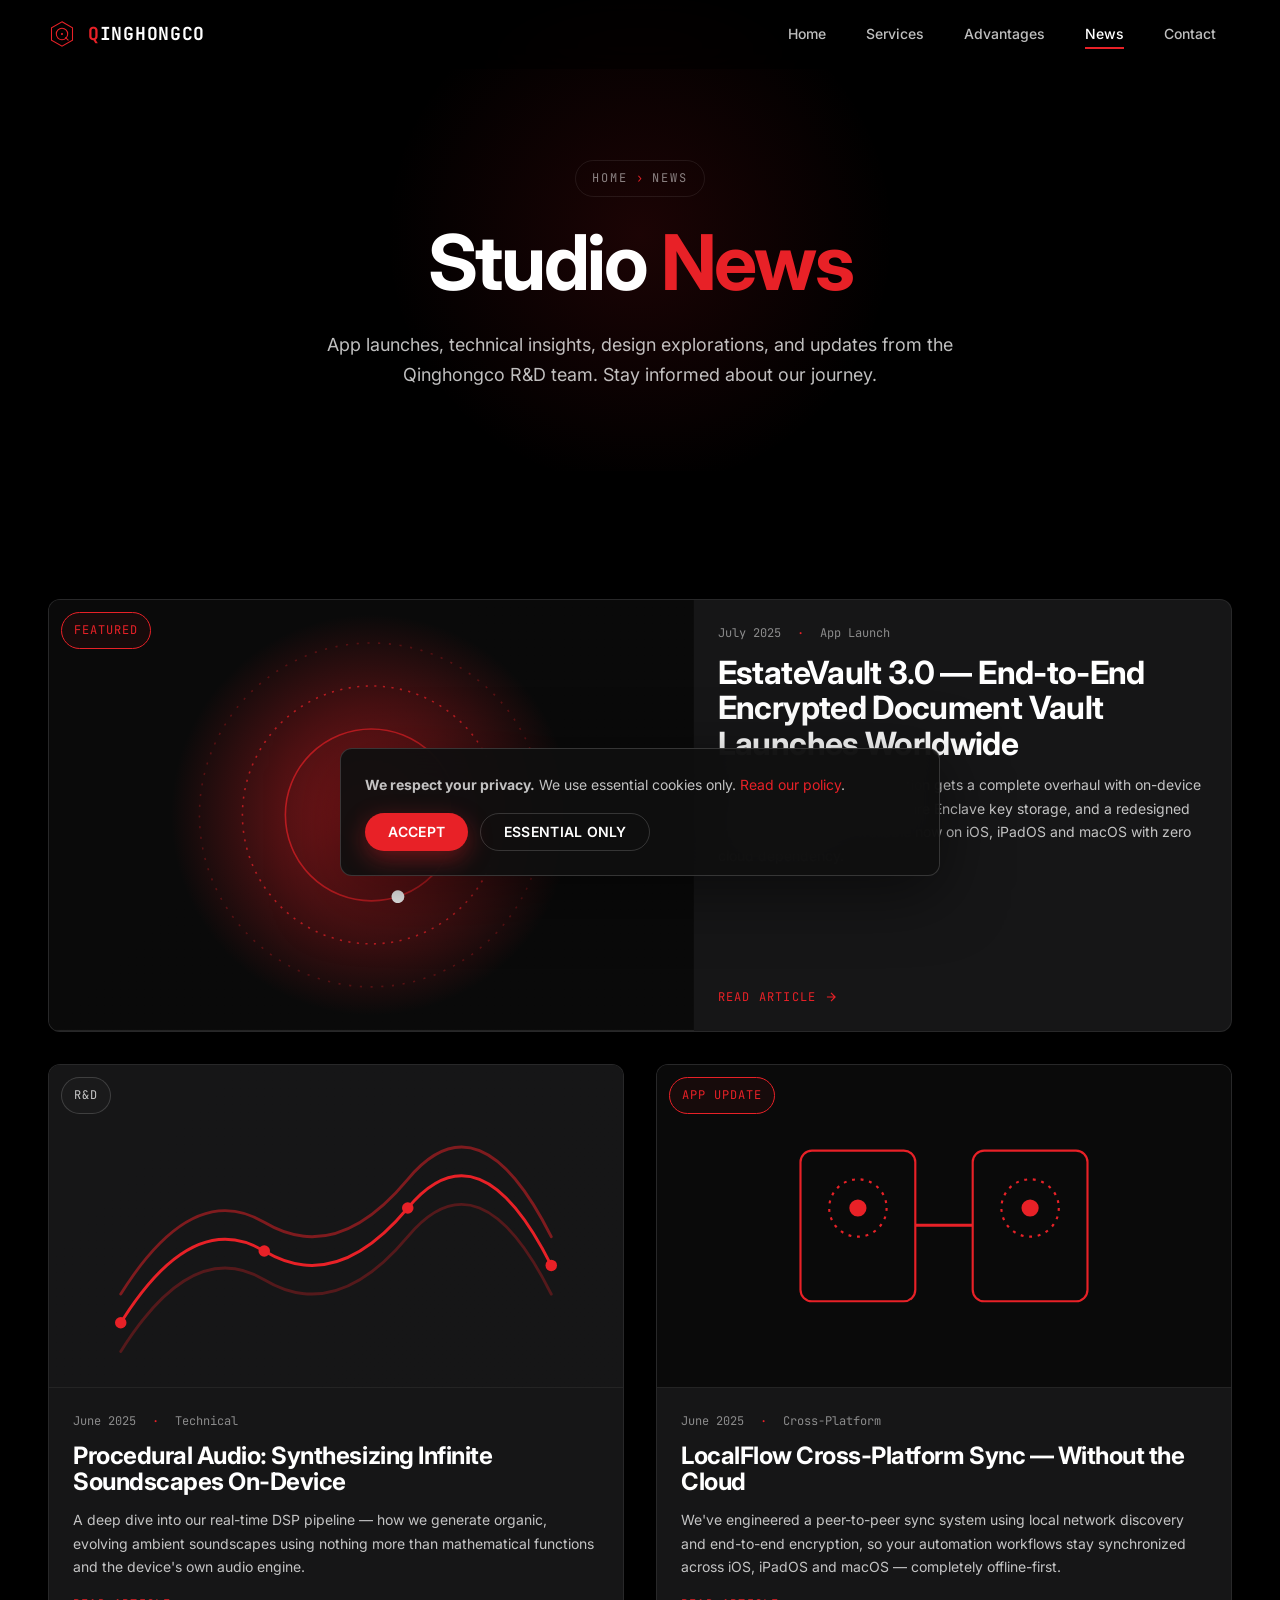
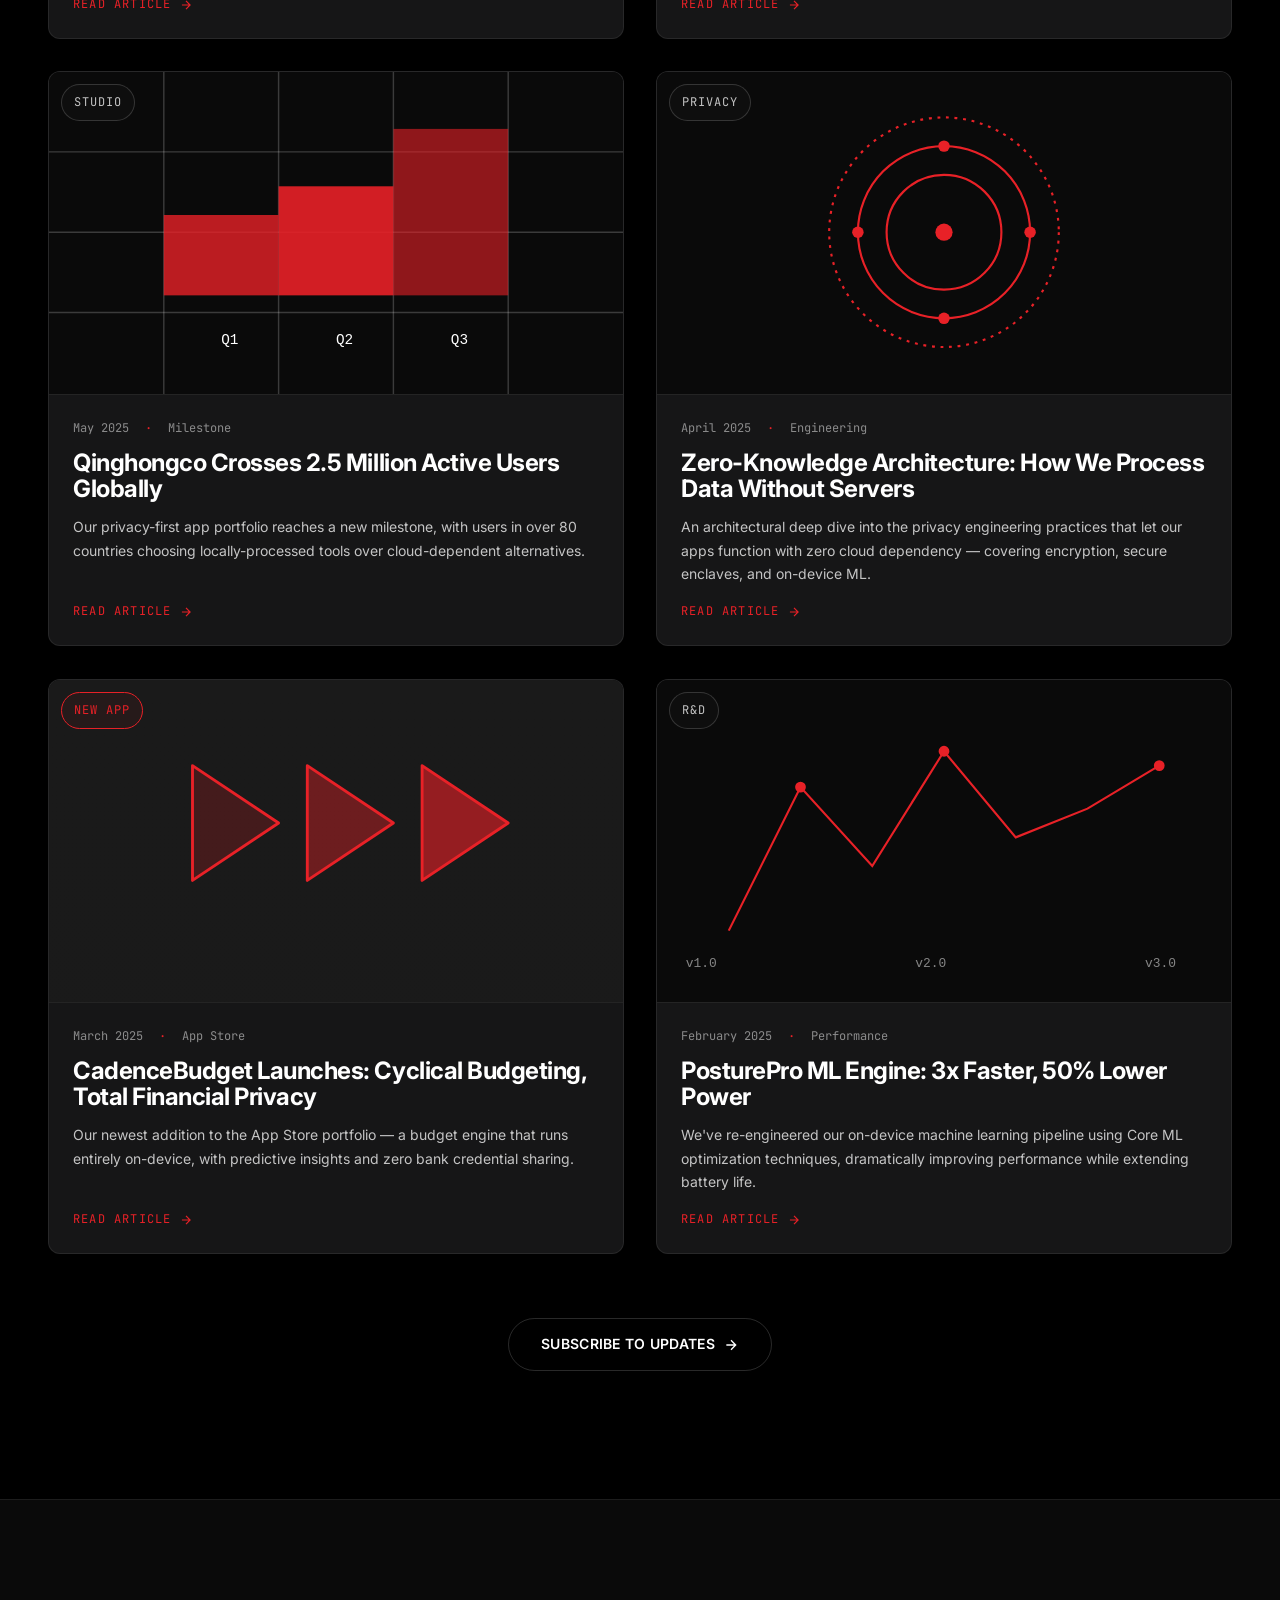
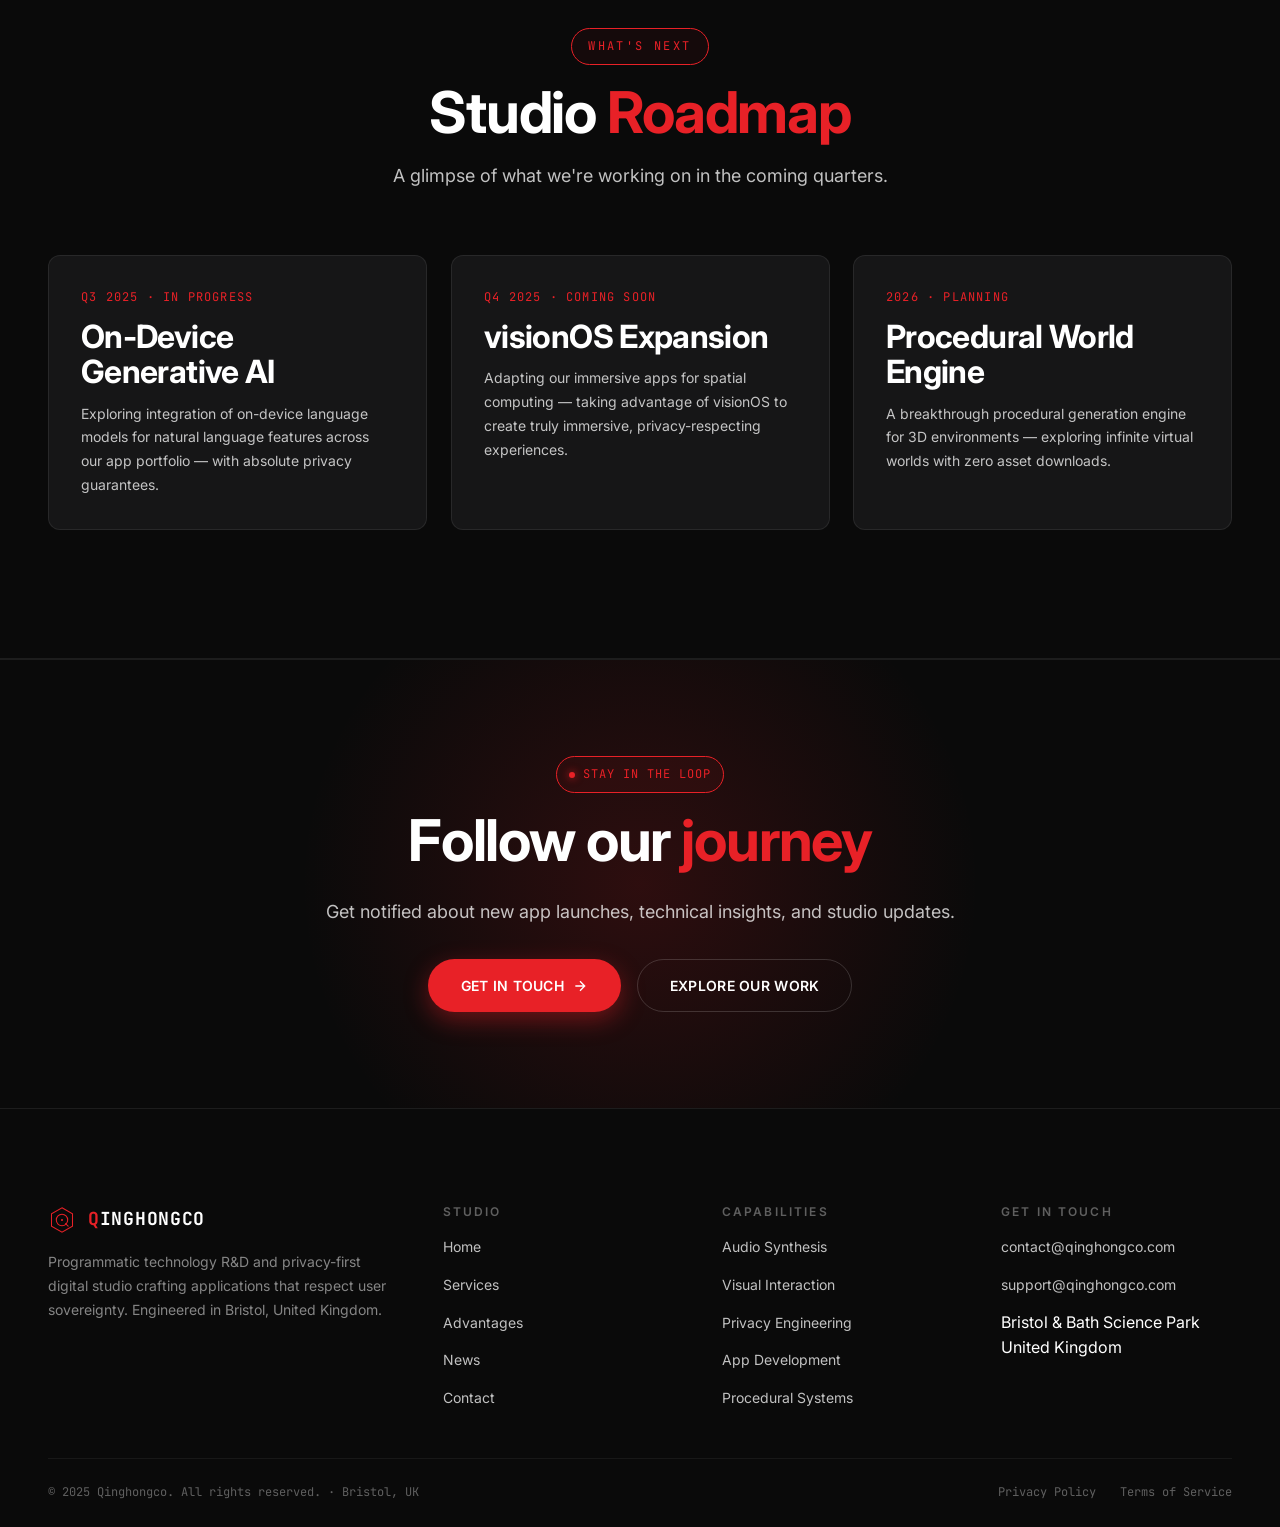
<file: news.html>
<!DOCTYPE html>
<html lang="en">
<head>
    <meta charset="UTF-8">
    <meta name="viewport" content="width=device-width, initial-scale=1.0">
    <title>Team News — App Launches, Updates & Studio Insights · Qinghongco</title>
    <meta name="description" content="Latest news from Qinghongco: new App Store launches, product updates, technical insights on programmatic audio synthesis, visual interaction design, and privacy-first development.">
    <meta name="keywords" content="qinghongco news, app updates, App Store launches, studio updates, programmatic technology news, privacy-first apps">
    <meta name="robots" content="index, follow">
    <link rel="canonical" href="https://qinghongco.com/news.html">
    <meta property="og:type" content="website">
    <meta property="og:url" content="https://qinghongco.com/news.html">
    <meta property="og:title" content="Team News — Qinghongco">
    <meta property="og:description" content="Latest updates, app launches, and studio insights from Qinghongco.">
    <meta name="twitter:card" content="summary_large_image">
    <meta name="geo.region" content="GB-BST">
    <meta name="theme-color" content="#000000">

    <link rel="preconnect" href="https://fonts.googleapis.com">
    <link rel="preconnect" href="https://fonts.gstatic.com" crossorigin>
    <link href="https://fonts.googleapis.com/css2?family=Inter:wght@300;400;500;600;700;800;900&family=JetBrains+Mono:wght@400;500;600;700&display=swap" rel="stylesheet">
    <link rel="stylesheet" href="css/global.css">
    <link rel="stylesheet" href="css/animations.css">
    <link rel="stylesheet" href="css/pages.css">
    <link rel="icon" type="image/svg+xml" href="data:image/svg+xml,%3Csvg xmlns='http://www.w3.org/2000/svg' viewBox='0 0 64 64'%3E%3Cpath d='M32 4L56 18v28L32 60 8 46V18z' fill='none' stroke='%23e82127' stroke-width='3'/%3E%3Ccircle cx='32' cy='32' r='13' fill='none' stroke='%23e82127' stroke-width='3'/%3E%3Ccircle cx='32' cy='32' r='3' fill='%23e82127'/%3E%3C/svg%3E">
</head>
<body>

<nav class="site-nav" role="navigation" aria-label="Primary">
    <div class="nav-inner">
        <a href="index.html" class="nav-brand" aria-label="Qinghongco Home">
            <svg width="32" height="32" viewBox="0 0 64 64" fill="none" aria-hidden="true">
                <path d="M32 4 L56 18 L56 46 L32 60 L8 46 L8 18 Z" fill="none" stroke="#e82127" stroke-width="2.4"/>
                <circle cx="32" cy="32" r="13" fill="none" stroke="#e82127" stroke-width="2.4"/>
                <path d="M40 40 L46 46" stroke="#e82127" stroke-width="2.4" stroke-linecap="round"/>
                <circle cx="32" cy="32" r="2.4" fill="#e82127"/>
            </svg>
            <span><span class="brand-mark">Q</span>inghongco</span>
        </a>
        <ul class="nav-list">
            <li><a href="index.html" class="nav-link">Home</a></li>
            <li><a href="services.html" class="nav-link">Services</a></li>
            <li><a href="advantages.html" class="nav-link">Advantages</a></li>
            <li><a href="news.html" class="nav-link">News</a></li>
            <li><a href="contact.html" class="nav-link">Contact</a></li>
        </ul>
        <button class="nav-toggle" aria-label="Toggle navigation">
            <span></span><span></span><span></span>
        </button>
    </div>
</nav>

<section class="page-hero">
    <div class="container page-hero-content">
        <div class="breadcrumb">
            <a href="index.html">Home</a>
            <span class="sep">›</span>
            <span>News</span>
        </div>
        <h1>Studio <span class="text-accent">News</span></h1>
        <p>App launches, technical insights, design explorations, and updates from the Qinghongco R&D team. Stay informed about our journey.</p>
    </div>
</section>

<!-- NEWS GRID -->
<section class="section">
    <div class="container">
        <div class="news-grid">

            <!-- Featured news -->
            <article class="news-card news-featured reveal">
                <div class="news-thumb">
                    <svg viewBox="0 0 600 400" preserveAspectRatio="xMidYMid slice">
                        <defs>
                            <radialGradient id="ng1" cx="50%" cy="50%"><stop offset="0%" stop-color="#e82127" stop-opacity="0.6"/><stop offset="100%" stop-color="#e82127" stop-opacity="0"/></radialGradient>
                            <linearGradient id="ng2" x1="0" y1="0" x2="600" y2="400"><stop offset="0%" stop-color="#0a0a0a"/><stop offset="100%" stop-color="#000"/></linearGradient>
                        </defs>
                        <rect width="600" height="400" fill="url(#ng2)"/>
                        <circle cx="300" cy="200" r="180" fill="url(#ng1)">
                            <animate attributeName="r" values="160;200;160" dur="6s" repeatCount="indefinite"/>
                        </circle>
                        <g stroke="#e82127" stroke-width="1.5" fill="none" opacity="0.7">
                            <circle cx="300" cy="200" r="80"/>
                            <circle cx="300" cy="200" r="120" stroke-dasharray="2 6"/>
                            <circle cx="300" cy="200" r="160" stroke-dasharray="2 8" opacity="0.4"/>
                        </g>
                        <circle cx="300" cy="200" r="14" fill="#e82127"/>
                        <circle cx="380" cy="200" r="6" fill="#fff">
                            <animateTransform attributeName="transform" type="rotate" from="0 300 200" to="360 300 200" dur="10s" repeatCount="indefinite"/>
                        </circle>
                    </svg>
                    <span class="news-tag"><span class="badge badge-accent">Featured</span></span>
                </div>
                <div class="news-body">
                    <div class="news-meta">
                        <span>July 2025</span>
                        <span class="dot">·</span>
                        <span>App Launch</span>
                    </div>
                    <h3>EstateVault 3.0 — End-to-End Encrypted Document Vault Launches Worldwide</h3>
                    <p>Our flagship security application gets a complete overhaul with on-device biometric authentication, Secure Enclave key storage, and a redesigned minimalist interface. Available now on iOS, iPadOS and macOS with zero cloud dependency.</p>
                    <a href="#" class="news-link">Read article <svg width="14" height="14" viewBox="0 0 24 24" fill="none" stroke="currentColor" stroke-width="2"><path d="M5 12h14M12 5l7 7-7 7"/></svg></a>
                </div>
            </article>

            <article class="news-card reveal">
                <div class="news-thumb">
                    <svg viewBox="0 0 400 225" preserveAspectRatio="xMidYMid slice">
                        <defs><linearGradient id="ng3" x1="0" y1="0" x2="400" y2="225"><stop offset="0%" stop-color="#161617"/><stop offset="100%" stop-color="#0a0a0a"/></linearGradient></defs>
                        <rect width="400" height="225" fill="url(#ng3)"/>
                        <g stroke="#e82127" fill="none" stroke-width="2">
                            <path d="M50 180 Q100 100 150 130 T250 100 T350 140" stroke-linecap="round"/>
                            <path d="M50 160 Q100 80 150 110 T250 80 T350 120" stroke-linecap="round" opacity="0.5"/>
                            <path d="M50 200 Q100 120 150 150 T250 120 T350 160" stroke-linecap="round" opacity="0.3"/>
                        </g>
                        <g fill="#e82127">
                            <circle cx="50" cy="180" r="4"/>
                            <circle cx="150" cy="130" r="4"/>
                            <circle cx="250" cy="100" r="4"/>
                            <circle cx="350" cy="140" r="4"/>
                        </g>
                    </svg>
                    <span class="news-tag"><span class="badge">R&D</span></span>
                </div>
                <div class="news-body">
                    <div class="news-meta">
                        <span>June 2025</span>
                        <span class="dot">·</span>
                        <span>Technical</span>
                    </div>
                    <h3>Procedural Audio: Synthesizing Infinite Soundscapes On-Device</h3>
                    <p>A deep dive into our real-time DSP pipeline — how we generate organic, evolving ambient soundscapes using nothing more than mathematical functions and the device's own audio engine.</p>
                    <a href="#" class="news-link">Read article <svg width="14" height="14" viewBox="0 0 24 24" fill="none" stroke="currentColor" stroke-width="2"><path d="M5 12h14M12 5l7 7-7 7"/></svg></a>
                </div>
            </article>

            <article class="news-card reveal stagger-1">
                <div class="news-thumb">
                    <svg viewBox="0 0 400 225" preserveAspectRatio="xMidYMid slice">
                        <rect width="400" height="225" fill="#0a0a0a"/>
                        <g fill="none" stroke="#e82127" stroke-width="1.5">
                            <rect x="100" y="60" width="80" height="105" rx="8"/>
                            <rect x="220" y="60" width="80" height="105" rx="8"/>
                            <path d="M180 112 L220 112" stroke-width="2"/>
                            <circle cx="140" cy="100" r="20" stroke-dasharray="2 4"/>
                            <circle cx="260" cy="100" r="20" stroke-dasharray="2 4"/>
                        </g>
                        <g fill="#e82127">
                            <circle cx="140" cy="100" r="6"/>
                            <circle cx="260" cy="100" r="6"/>
                        </g>
                    </svg>
                    <span class="news-tag"><span class="badge badge-accent">App Update</span></span>
                </div>
                <div class="news-body">
                    <div class="news-meta">
                        <span>June 2025</span>
                        <span class="dot">·</span>
                        <span>Cross-Platform</span>
                    </div>
                    <h3>LocalFlow Cross-Platform Sync — Without the Cloud</h3>
                    <p>We've engineered a peer-to-peer sync system using local network discovery and end-to-end encryption, so your automation workflows stay synchronized across iOS, iPadOS and macOS — completely offline-first.</p>
                    <a href="#" class="news-link">Read article <svg width="14" height="14" viewBox="0 0 24 24" fill="none" stroke="currentColor" stroke-width="2"><path d="M5 12h14M12 5l7 7-7 7"/></svg></a>
                </div>
            </article>

            <article class="news-card reveal stagger-2">
                <div class="news-thumb">
                    <svg viewBox="0 0 400 225" preserveAspectRatio="xMidYMid slice">
                        <rect width="400" height="225" fill="#0a0a0a"/>
                        <g fill="none" stroke="#ffffff" stroke-opacity="0.2" stroke-width="1">
                            <path d="M0 56 H400 M0 112 H400 M0 168 H400"/>
                            <path d="M80 0 V225 M160 0 V225 M240 0 V225 M320 0 V225"/>
                        </g>
                        <g fill="#e82127">
                            <rect x="80" y="100" width="80" height="56" opacity="0.8"/>
                            <rect x="240" y="40" width="80" height="116" opacity="0.6"/>
                            <rect x="160" y="80" width="80" height="76" opacity="0.9"/>
                        </g>
                        <g fill="#fff" font-family="monospace" font-size="10">
                            <text x="120" y="190">Q1</text>
                            <text x="200" y="190">Q2</text>
                            <text x="280" y="190">Q3</text>
                        </g>
                    </svg>
                    <span class="news-tag"><span class="badge">Studio</span></span>
                </div>
                <div class="news-body">
                    <div class="news-meta">
                        <span>May 2025</span>
                        <span class="dot">·</span>
                        <span>Milestone</span>
                    </div>
                    <h3>Qinghongco Crosses 2.5 Million Active Users Globally</h3>
                    <p>Our privacy-first app portfolio reaches a new milestone, with users in over 80 countries choosing locally-processed tools over cloud-dependent alternatives.</p>
                    <a href="#" class="news-link">Read article <svg width="14" height="14" viewBox="0 0 24 24" fill="none" stroke="currentColor" stroke-width="2"><path d="M5 12h14M12 5l7 7-7 7"/></svg></a>
                </div>
            </article>

            <article class="news-card reveal stagger-3">
                <div class="news-thumb">
                    <svg viewBox="0 0 400 225" preserveAspectRatio="xMidYMid slice">
                        <rect width="400" height="225" fill="#0a0a0a"/>
                        <g transform="translate(200, 112)">
                            <g fill="none" stroke="#e82127" stroke-width="1.5">
                                <circle r="60"/>
                                <circle r="80" stroke-dasharray="2 4"/>
                                <circle r="40"/>
                            </g>
                            <g fill="#e82127">
                                <circle r="6"/>
                                <circle cx="60" r="4"/>
                                <circle cx="-60" r="4"/>
                                <circle cy="60" r="4"/>
                                <circle cy="-60" r="4"/>
                            </g>
                        </g>
                    </svg>
                    <span class="news-tag"><span class="badge">Privacy</span></span>
                </div>
                <div class="news-body">
                    <div class="news-meta">
                        <span>April 2025</span>
                        <span class="dot">·</span>
                        <span>Engineering</span>
                    </div>
                    <h3>Zero-Knowledge Architecture: How We Process Data Without Servers</h3>
                    <p>An architectural deep dive into the privacy engineering practices that let our apps function with zero cloud dependency — covering encryption, secure enclaves, and on-device ML.</p>
                    <a href="#" class="news-link">Read article <svg width="14" height="14" viewBox="0 0 24 24" fill="none" stroke="currentColor" stroke-width="2"><path d="M5 12h14M12 5l7 7-7 7"/></svg></a>
                </div>
            </article>

            <article class="news-card reveal stagger-4">
                <div class="news-thumb">
                    <svg viewBox="0 0 400 225" preserveAspectRatio="xMidYMid slice">
                        <defs><linearGradient id="ng4" x1="0" y1="0" x2="0" y2="225"><stop offset="0%" stop-color="#1a1a1a"/><stop offset="100%" stop-color="#000"/></linearGradient></defs>
                        <rect width="400" height="225" fill="url(#ng4)"/>
                        <g fill="none" stroke="#e82127" stroke-width="2" stroke-linecap="round" stroke-linejoin="round">
                            <path d="M100 60 L160 100 L100 140 Z" fill="#e82127" fill-opacity="0.2"/>
                            <path d="M180 60 L240 100 L180 140 Z" fill="#e82127" fill-opacity="0.4"/>
                            <path d="M260 60 L320 100 L260 140 Z" fill="#e82127" fill-opacity="0.6"/>
                        </g>
                    </svg>
                    <span class="news-tag"><span class="badge badge-accent">New App</span></span>
                </div>
                <div class="news-body">
                    <div class="news-meta">
                        <span>March 2025</span>
                        <span class="dot">·</span>
                        <span>App Store</span>
                    </div>
                    <h3>CadenceBudget Launches: Cyclical Budgeting, Total Financial Privacy</h3>
                    <p>Our newest addition to the App Store portfolio — a budget engine that runs entirely on-device, with predictive insights and zero bank credential sharing.</p>
                    <a href="#" class="news-link">Read article <svg width="14" height="14" viewBox="0 0 24 24" fill="none" stroke="currentColor" stroke-width="2"><path d="M5 12h14M12 5l7 7-7 7"/></svg></a>
                </div>
            </article>

            <article class="news-card reveal stagger-5">
                <div class="news-thumb">
                    <svg viewBox="0 0 400 225" preserveAspectRatio="xMidYMid slice">
                        <rect width="400" height="225" fill="#0a0a0a"/>
                        <g fill="none" stroke="#e82127" stroke-width="1.5">
                            <path d="M50 175 L100 75 L150 130 L200 50 L250 110 L300 90 L350 60"/>
                            <circle cx="100" cy="75" r="3" fill="#e82127"/>
                            <circle cx="200" cy="50" r="3" fill="#e82127"/>
                            <circle cx="350" cy="60" r="3" fill="#e82127"/>
                        </g>
                        <g fill="#fff" font-family="monospace" font-size="9" opacity="0.5">
                            <text x="20" y="200">v1.0</text>
                            <text x="180" y="200">v2.0</text>
                            <text x="340" y="200">v3.0</text>
                        </g>
                    </svg>
                    <span class="news-tag"><span class="badge">R&D</span></span>
                </div>
                <div class="news-body">
                    <div class="news-meta">
                        <span>February 2025</span>
                        <span class="dot">·</span>
                        <span>Performance</span>
                    </div>
                    <h3>PosturePro ML Engine: 3x Faster, 50% Lower Power</h3>
                    <p>We've re-engineered our on-device machine learning pipeline using Core ML optimization techniques, dramatically improving performance while extending battery life.</p>
                    <a href="#" class="news-link">Read article <svg width="14" height="14" viewBox="0 0 24 24" fill="none" stroke="currentColor" stroke-width="2"><path d="M5 12h14M12 5l7 7-7 7"/></svg></a>
                </div>
            </article>

        </div>

        <div class="text-center mt-8 reveal">
            <a href="contact.html" class="btn btn-secondary">Subscribe to Updates <svg width="16" height="16" viewBox="0 0 24 24" fill="none" stroke="currentColor" stroke-width="2"><path d="M5 12h14M12 5l7 7-7 7"/></svg></a>
        </div>
    </div>
</section>

<!-- ROADMAP -->
<section class="section" style="background: var(--color-bg-soft); border-top: 1px solid var(--color-border); border-bottom: 1px solid var(--color-border);">
    <div class="container">
        <div class="section-title">
            <span class="eyebrow">What's Next</span>
            <h2>Studio <span class="text-accent">Roadmap</span></h2>
            <p>A glimpse of what we're working on in the coming quarters.</p>
        </div>

        <div class="grid grid-3">
            <div class="card reveal">
                <div style="font-family: var(--font-mono); font-size: var(--fs-xs); color: var(--color-accent); text-transform: uppercase; letter-spacing: 0.1em; margin-bottom: var(--space-3);">Q3 2025 · In Progress</div>
                <h4 style="margin-bottom: var(--space-3);">On-Device Generative AI</h4>
                <p style="font-size: var(--fs-sm);">Exploring integration of on-device language models for natural language features across our app portfolio — with absolute privacy guarantees.</p>
            </div>

            <div class="card reveal stagger-1">
                <div style="font-family: var(--font-mono); font-size: var(--fs-xs); color: var(--color-accent); text-transform: uppercase; letter-spacing: 0.1em; margin-bottom: var(--space-3);">Q4 2025 · Coming Soon</div>
                <h4 style="margin-bottom: var(--space-3);">visionOS Expansion</h4>
                <p style="font-size: var(--fs-sm);">Adapting our immersive apps for spatial computing — taking advantage of visionOS to create truly immersive, privacy-respecting experiences.</p>
            </div>

            <div class="card reveal stagger-2">
                <div style="font-family: var(--font-mono); font-size: var(--fs-xs); color: var(--color-accent); text-transform: uppercase; letter-spacing: 0.1em; margin-bottom: var(--space-3);">2026 · Planning</div>
                <h4 style="margin-bottom: var(--space-3);">Procedural World Engine</h4>
                <p style="font-size: var(--fs-sm);">A breakthrough procedural generation engine for 3D environments — exploring infinite virtual worlds with zero asset downloads.</p>
            </div>
        </div>
    </div>
</section>

<!-- CTA -->
<section class="cta-section">
    <div class="container">
        <div class="cta-content reveal">
            <span class="badge badge-accent mb-4"><span class="badge-dot"></span> Stay in the loop</span>
            <h2>Follow our <span class="text-accent">journey</span></h2>
            <p>Get notified about new app launches, technical insights, and studio updates.</p>
            <div class="cta-actions">
                <a href="contact.html" class="btn btn-primary">Get in Touch <svg width="16" height="16" viewBox="0 0 24 24" fill="none" stroke="currentColor" stroke-width="2"><path d="M5 12h14M12 5l7 7-7 7"/></svg></a>
                <a href="services.html" class="btn btn-secondary">Explore Our Work</a>
            </div>
        </div>
    </div>
</section>

<footer class="site-footer">
    <div class="container">
        <div class="footer-grid">
            <div class="footer-brand">
                <a href="index.html" class="nav-brand">
                    <svg width="32" height="32" viewBox="0 0 64 64" fill="none" aria-hidden="true">
                        <path d="M32 4 L56 18 L56 46 L32 60 L8 46 L8 18 Z" fill="none" stroke="#e82127" stroke-width="2.4"/>
                        <circle cx="32" cy="32" r="13" fill="none" stroke="#e82127" stroke-width="2.4"/>
                        <path d="M40 40 L46 46" stroke="#e82127" stroke-width="2.4" stroke-linecap="round"/>
                        <circle cx="32" cy="32" r="2.4" fill="#e82127"/>
                    </svg>
                    <span><span class="brand-mark">Q</span>inghongco</span>
                </a>
                <p>Programmatic technology R&D and privacy-first digital studio crafting applications that respect user sovereignty. Engineered in Bristol, United Kingdom.</p>
            </div>
            <div class="footer-col">
                <h6>Studio</h6>
                <ul>
                    <li><a href="index.html">Home</a></li>
                    <li><a href="services.html">Services</a></li>
                    <li><a href="advantages.html">Advantages</a></li>
                    <li><a href="news.html">News</a></li>
                    <li><a href="contact.html">Contact</a></li>
                </ul>
            </div>
            <div class="footer-col">
                <h6>Capabilities</h6>
                <ul>
                    <li><a href="services.html#audio">Audio Synthesis</a></li>
                    <li><a href="services.html#visual">Visual Interaction</a></li>
                    <li><a href="services.html#privacy">Privacy Engineering</a></li>
                    <li><a href="services.html#apps">App Development</a></li>
                    <li><a href="services.html#procedural">Procedural Systems</a></li>
                </ul>
            </div>
            <div class="footer-col">
                <h6>Get in Touch</h6>
                <ul>
                    <li><a href="mailto:contact@qinghongco.com">contact@qinghongco.com</a></li>
                    <li><a href="mailto:support@qinghongco.com">support@qinghongco.com</a></li>
                    <li>Bristol & Bath Science Park<br>United Kingdom</li>
                </ul>
            </div>
        </div>
        <div class="footer-bottom">
            <span>© 2025 Qinghongco. All rights reserved. · Bristol, UK</span>
            <div class="legal-links">
                <a href="privacy.html">Privacy Policy</a>
                <a href="terms.html">Terms of Service</a>
            </div>
        </div>
    </div>
</footer>

<div class="cookie-banner" role="dialog" aria-label="Cookie consent">
    <p><strong>We respect your privacy.</strong> We use essential cookies only. <a href="privacy.html" style="color:var(--color-accent);">Read our policy</a>.</p>
    <div class="cookie-actions">
        <button class="btn btn-primary" data-cookie="accept" style="padding:0.6rem 1.4rem;">Accept</button>
        <button class="btn btn-secondary" data-cookie="essential" style="padding:0.6rem 1.4rem;">Essential Only</button>
    </div>
</div>

<script src="js/main.js" defer></script>
<script src="js/canvas.js" defer></script>
</body>
</html>
</file>
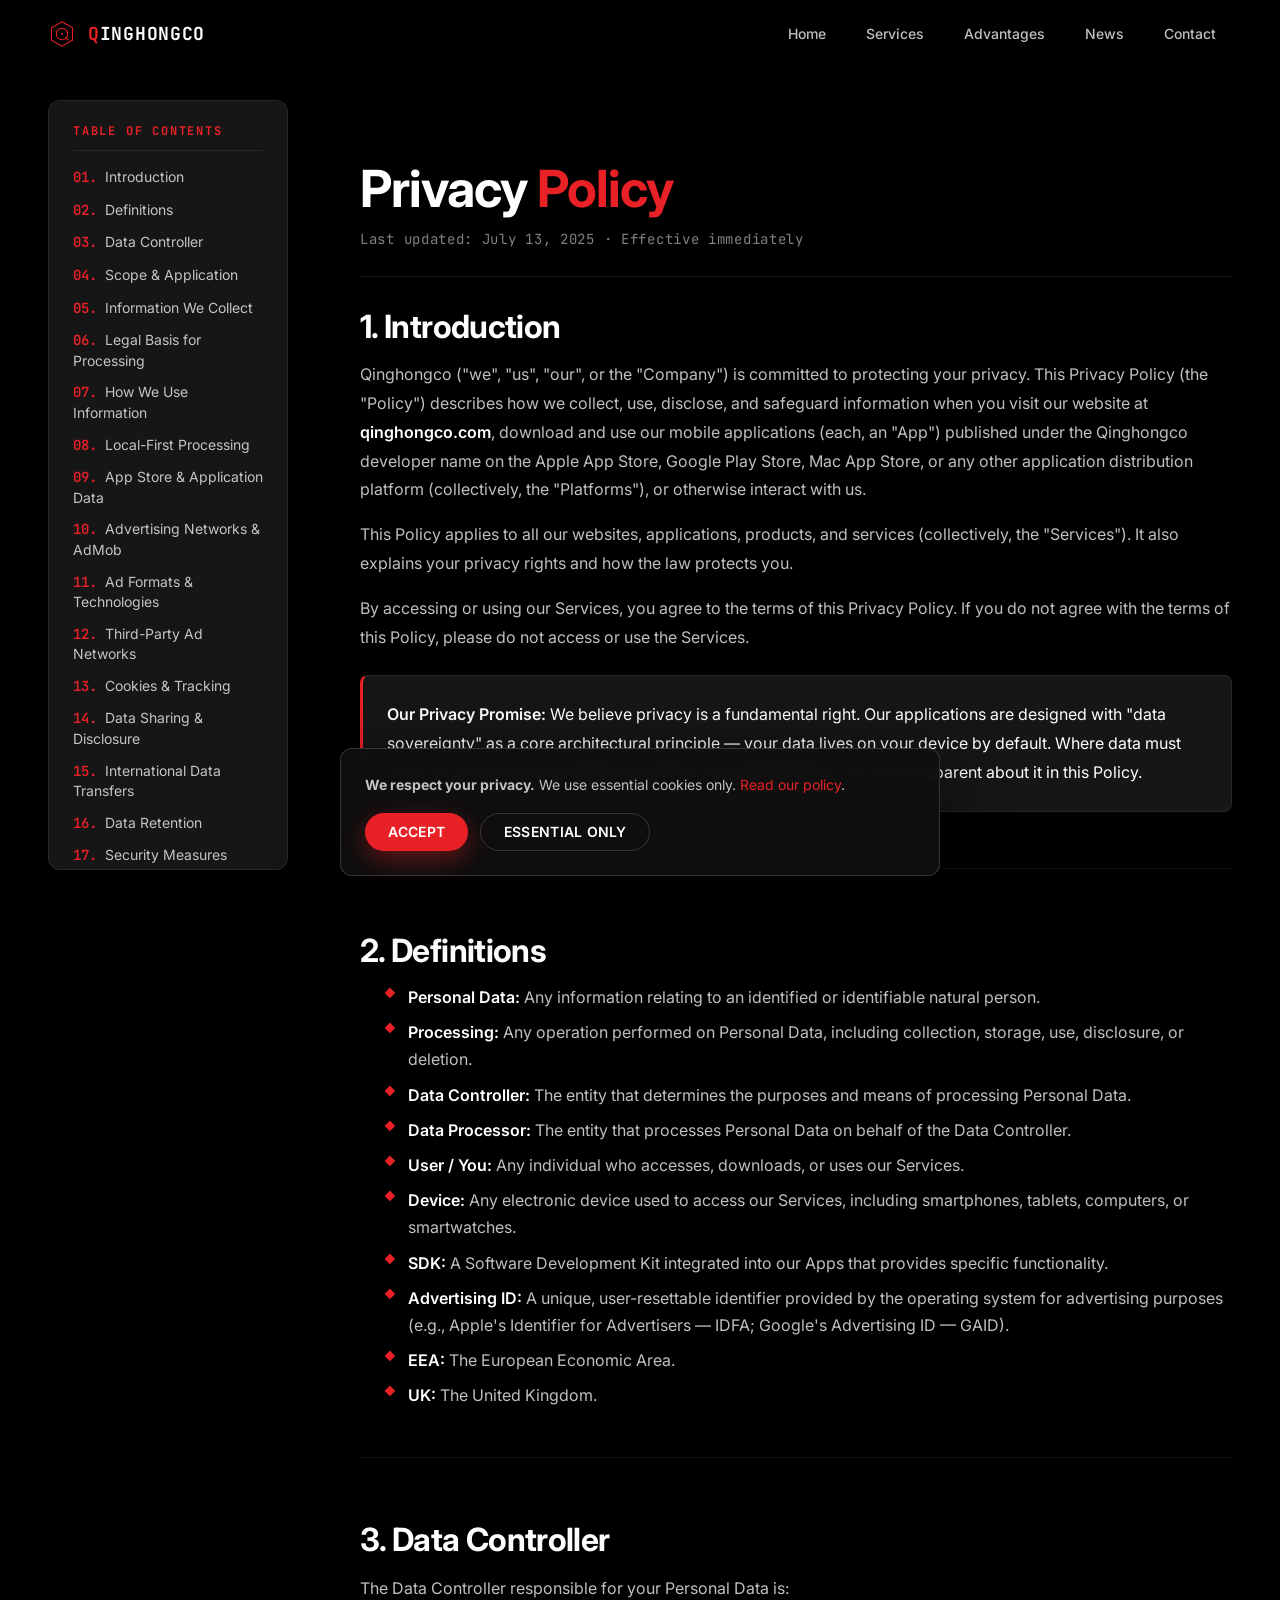
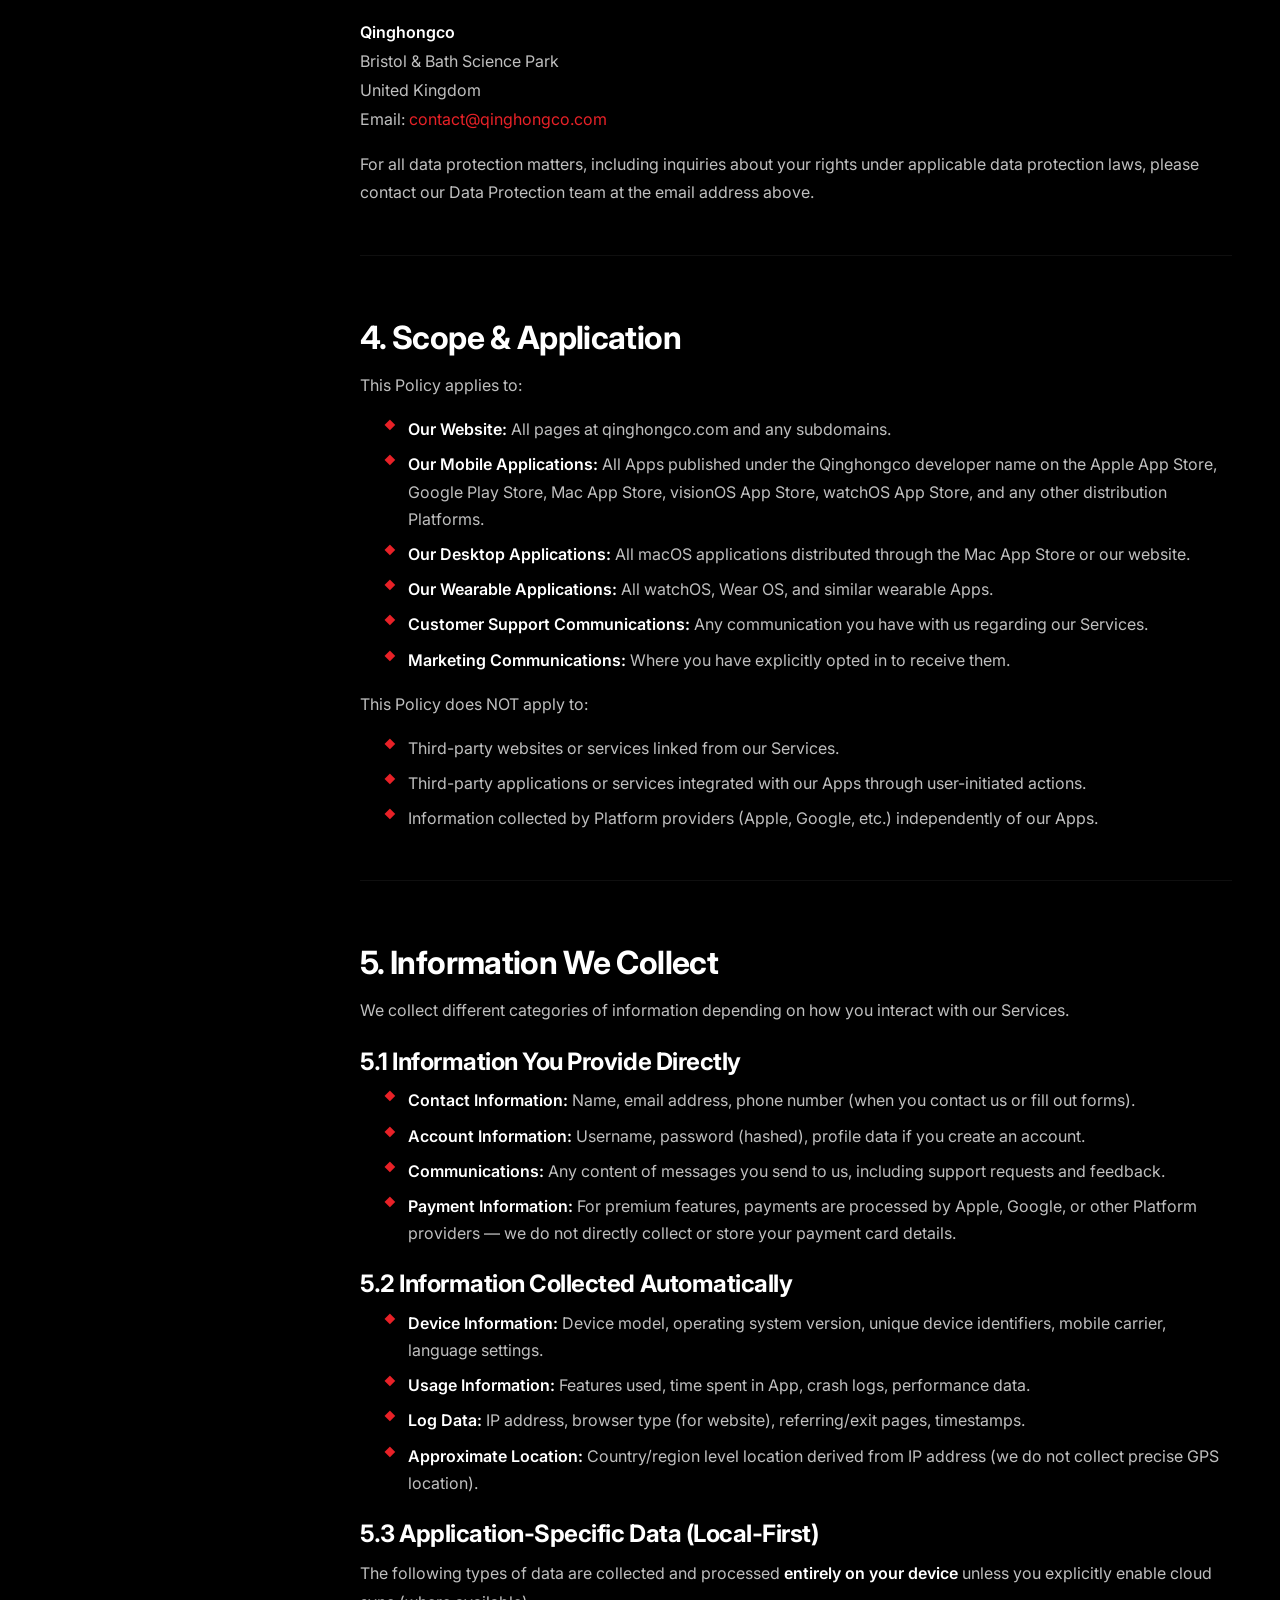
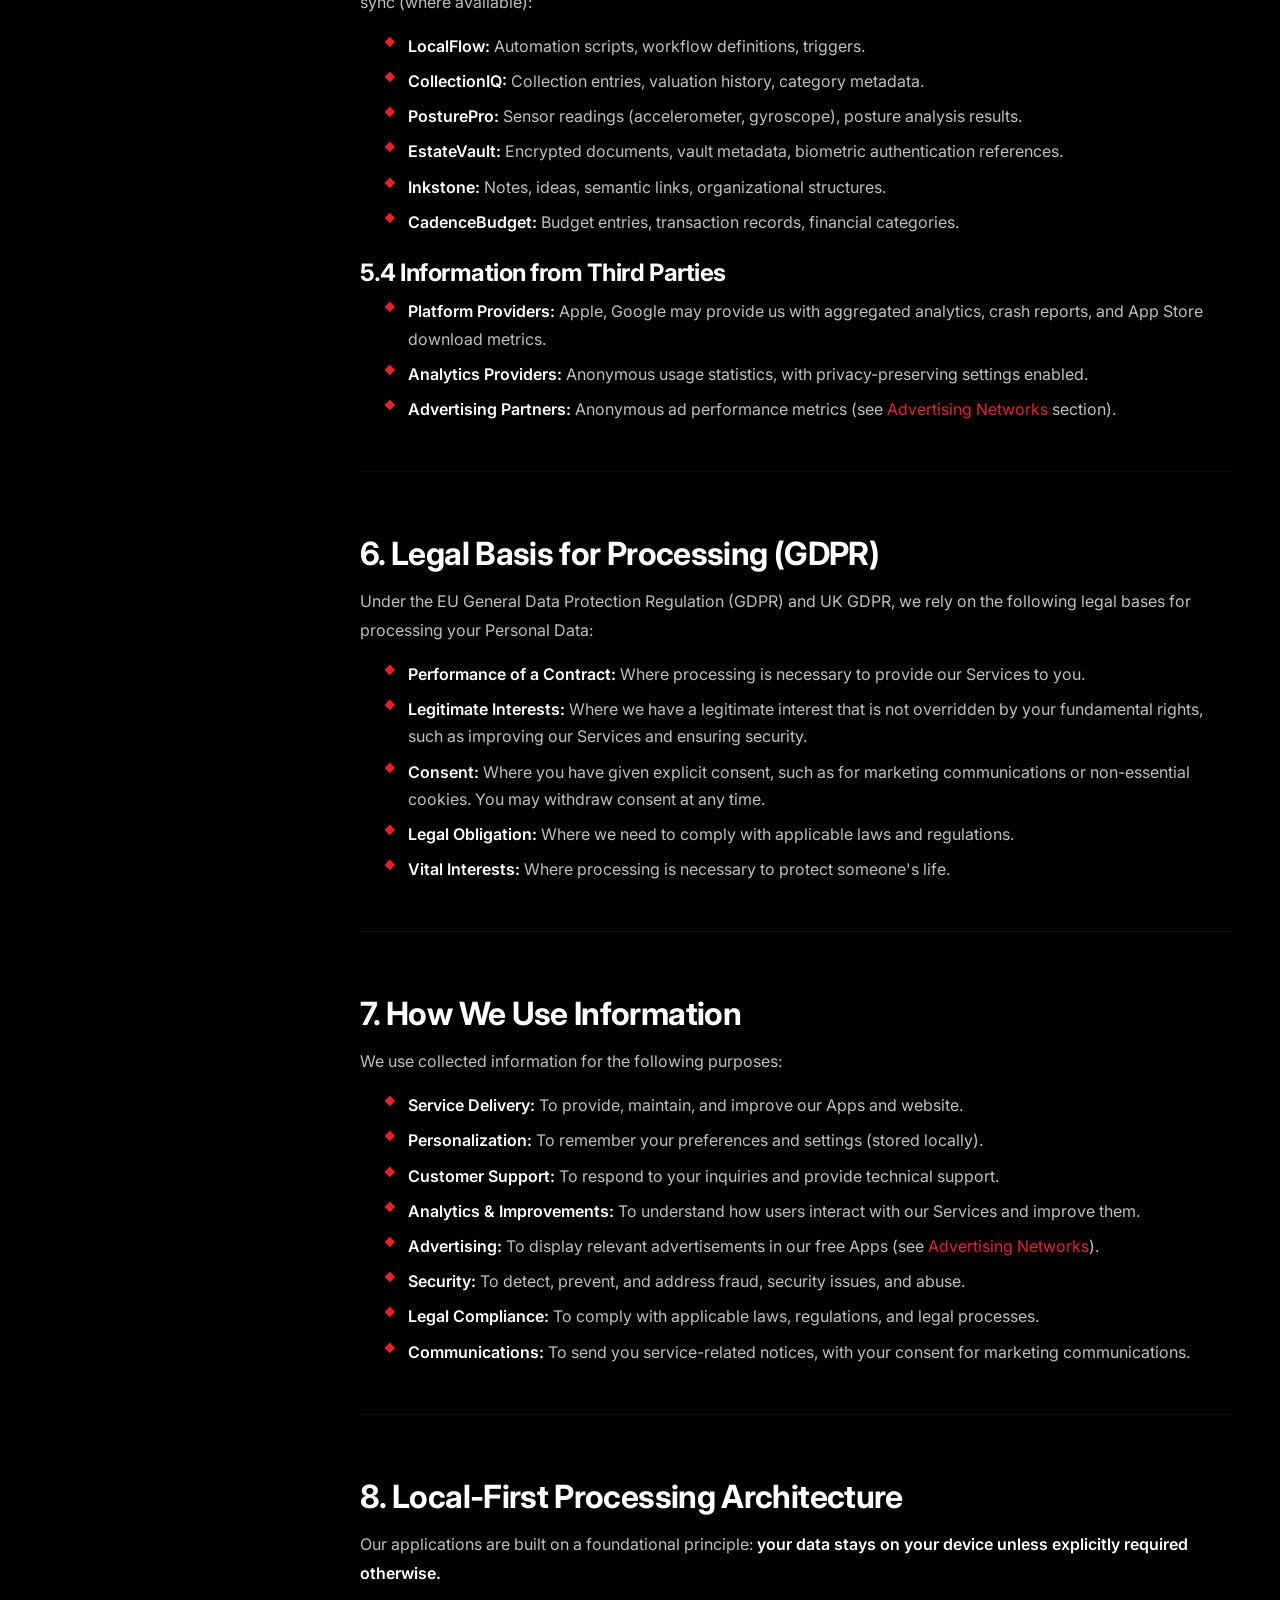
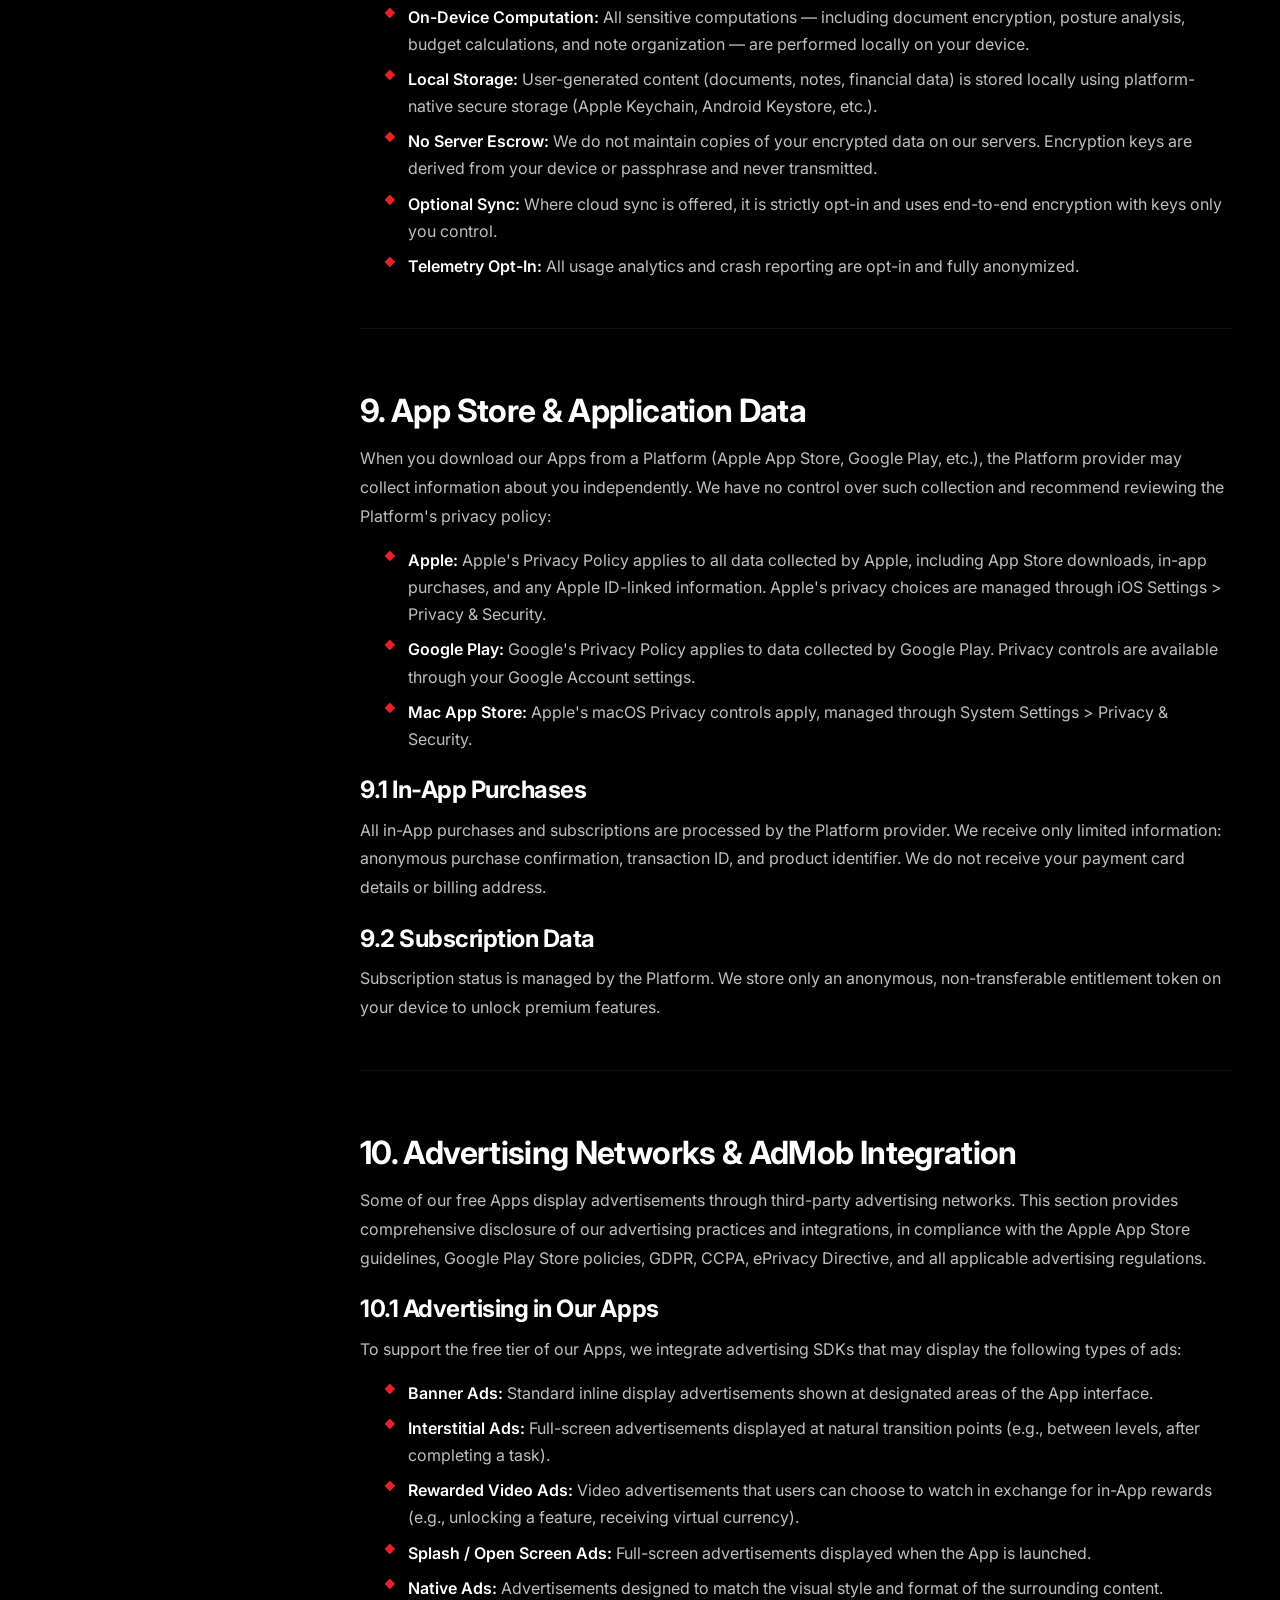
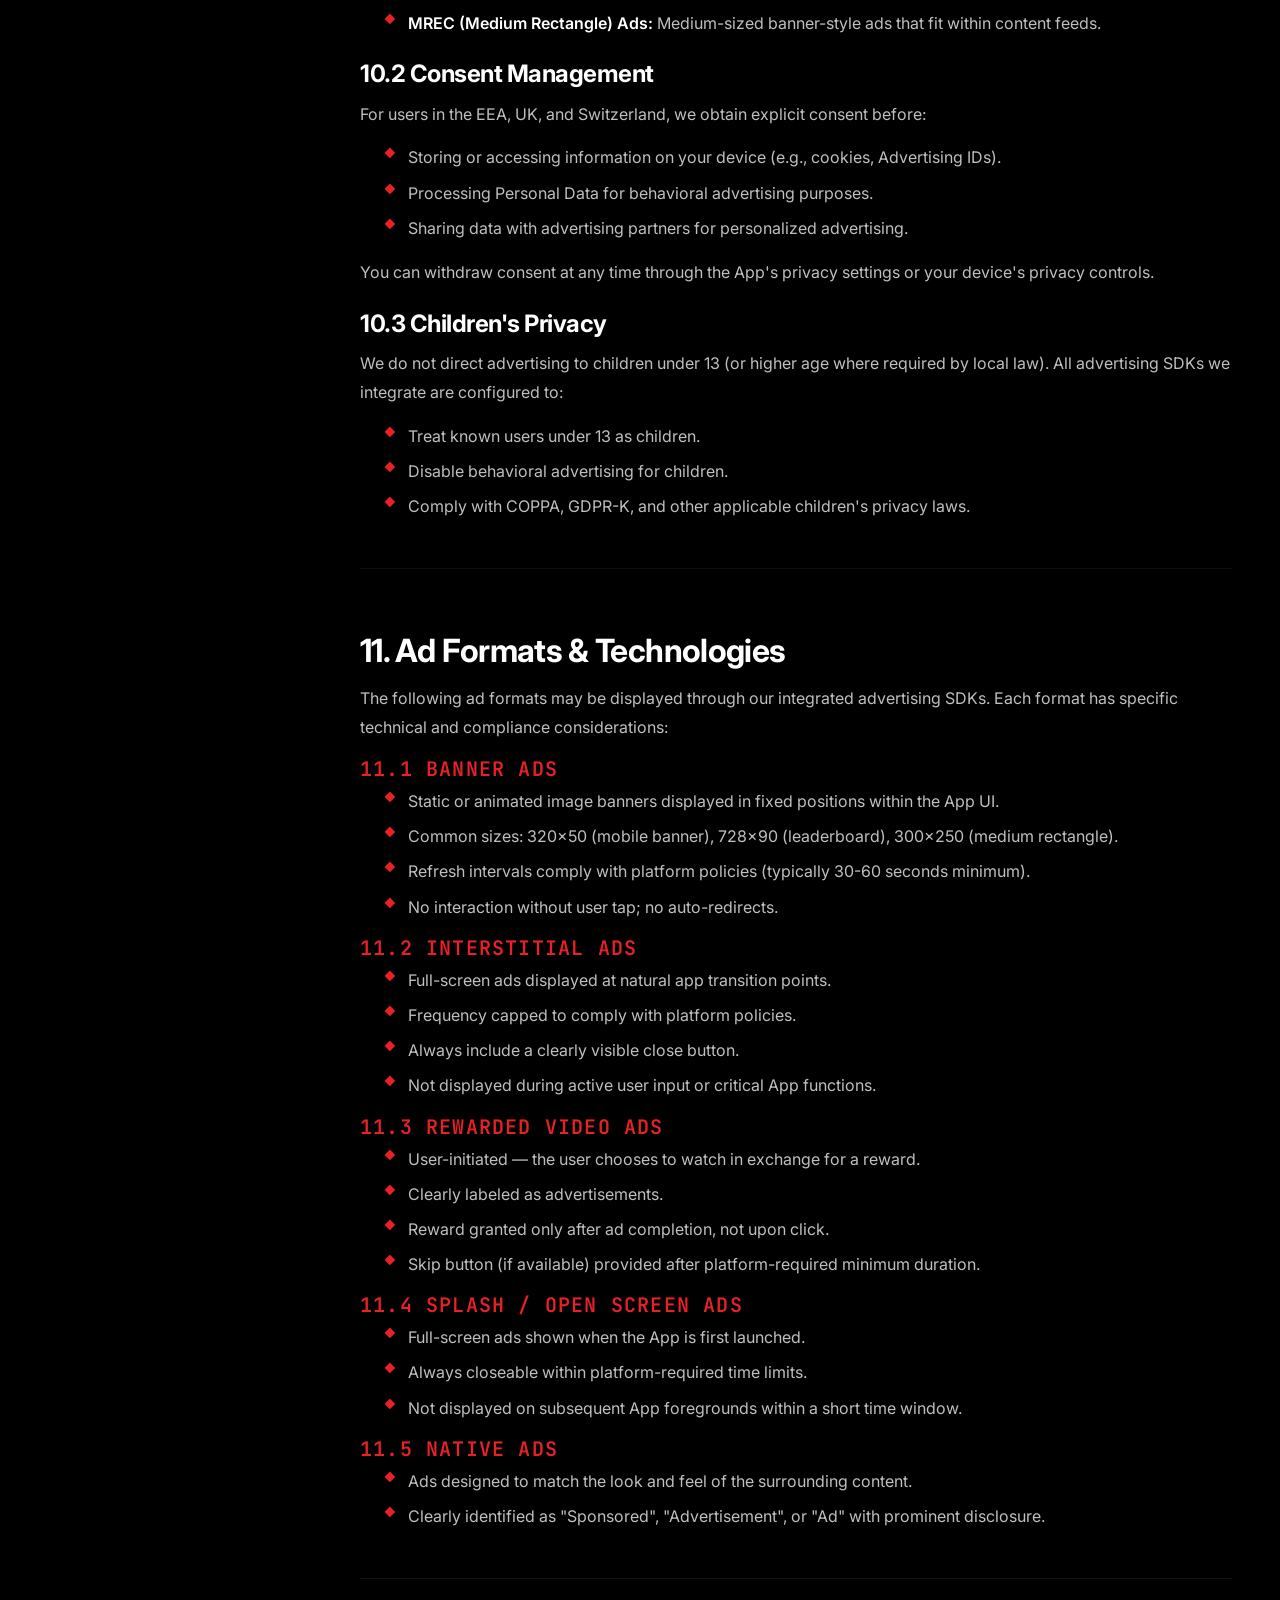
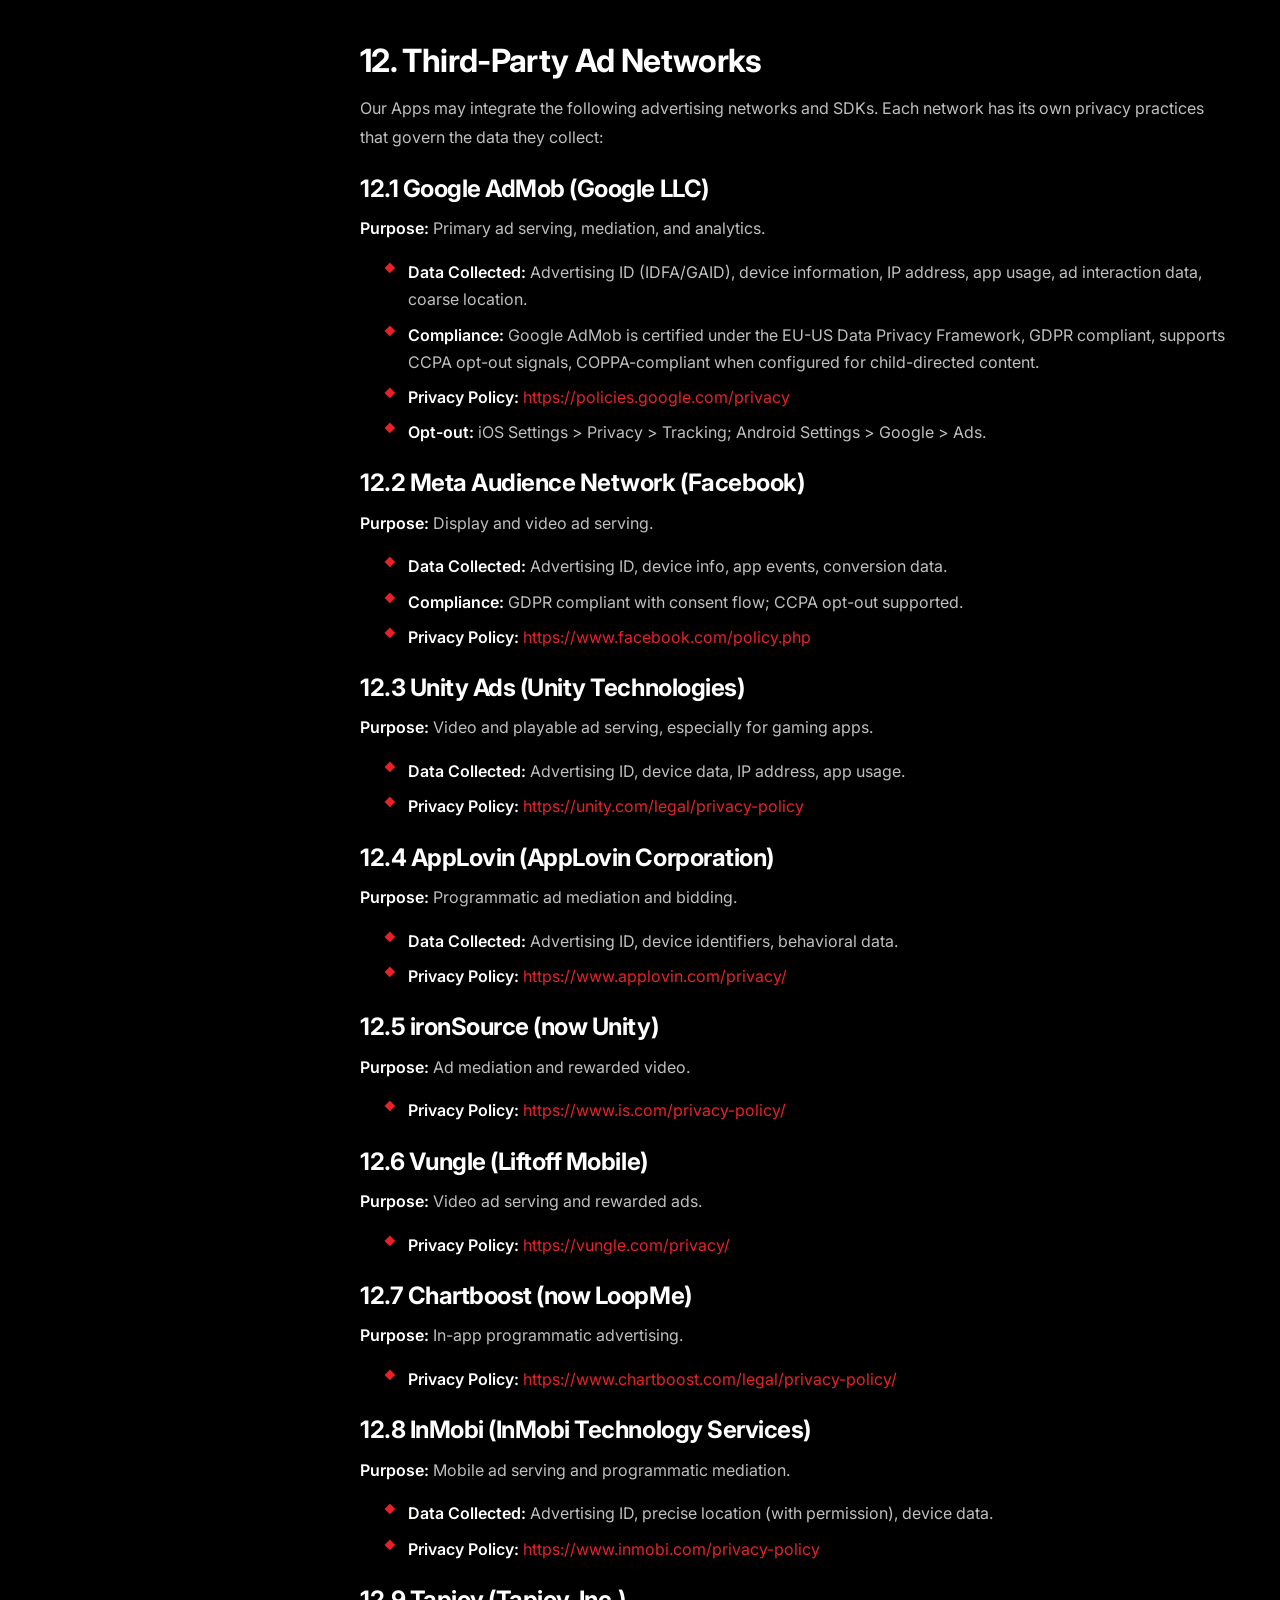
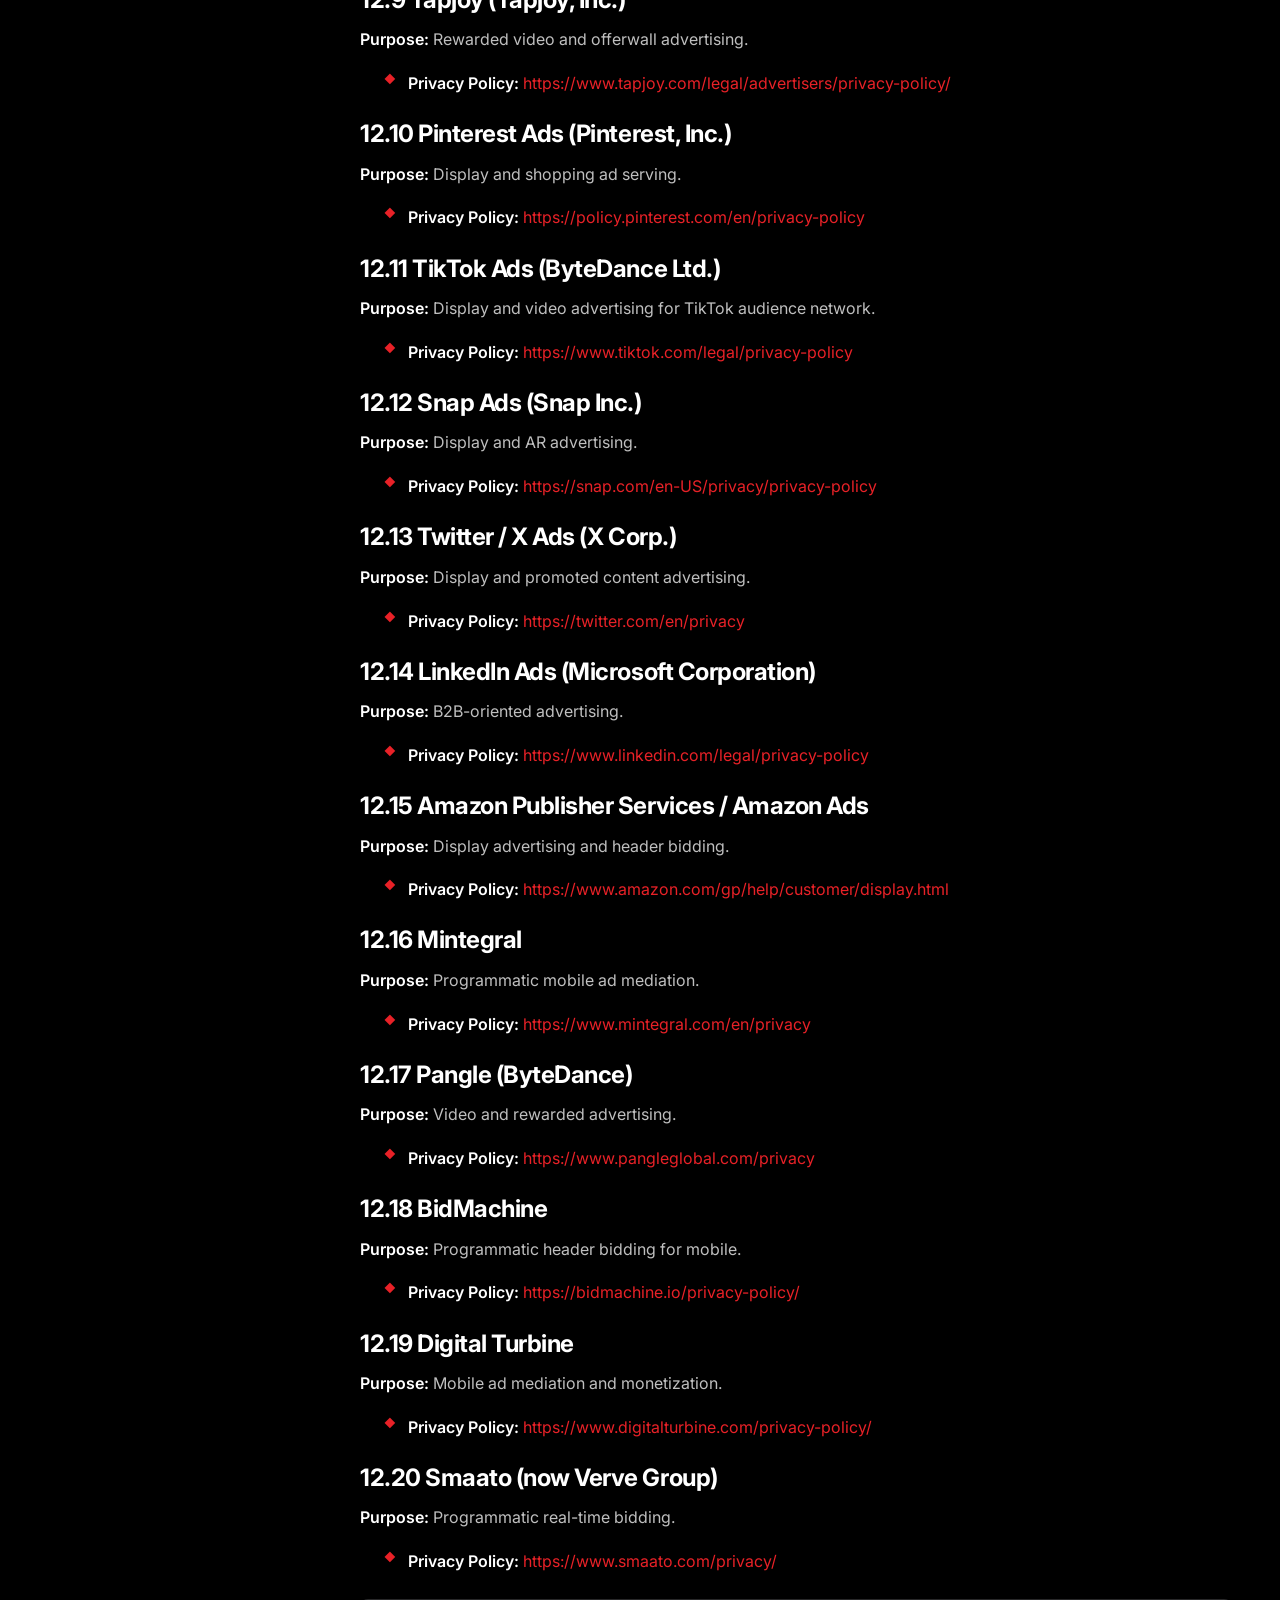
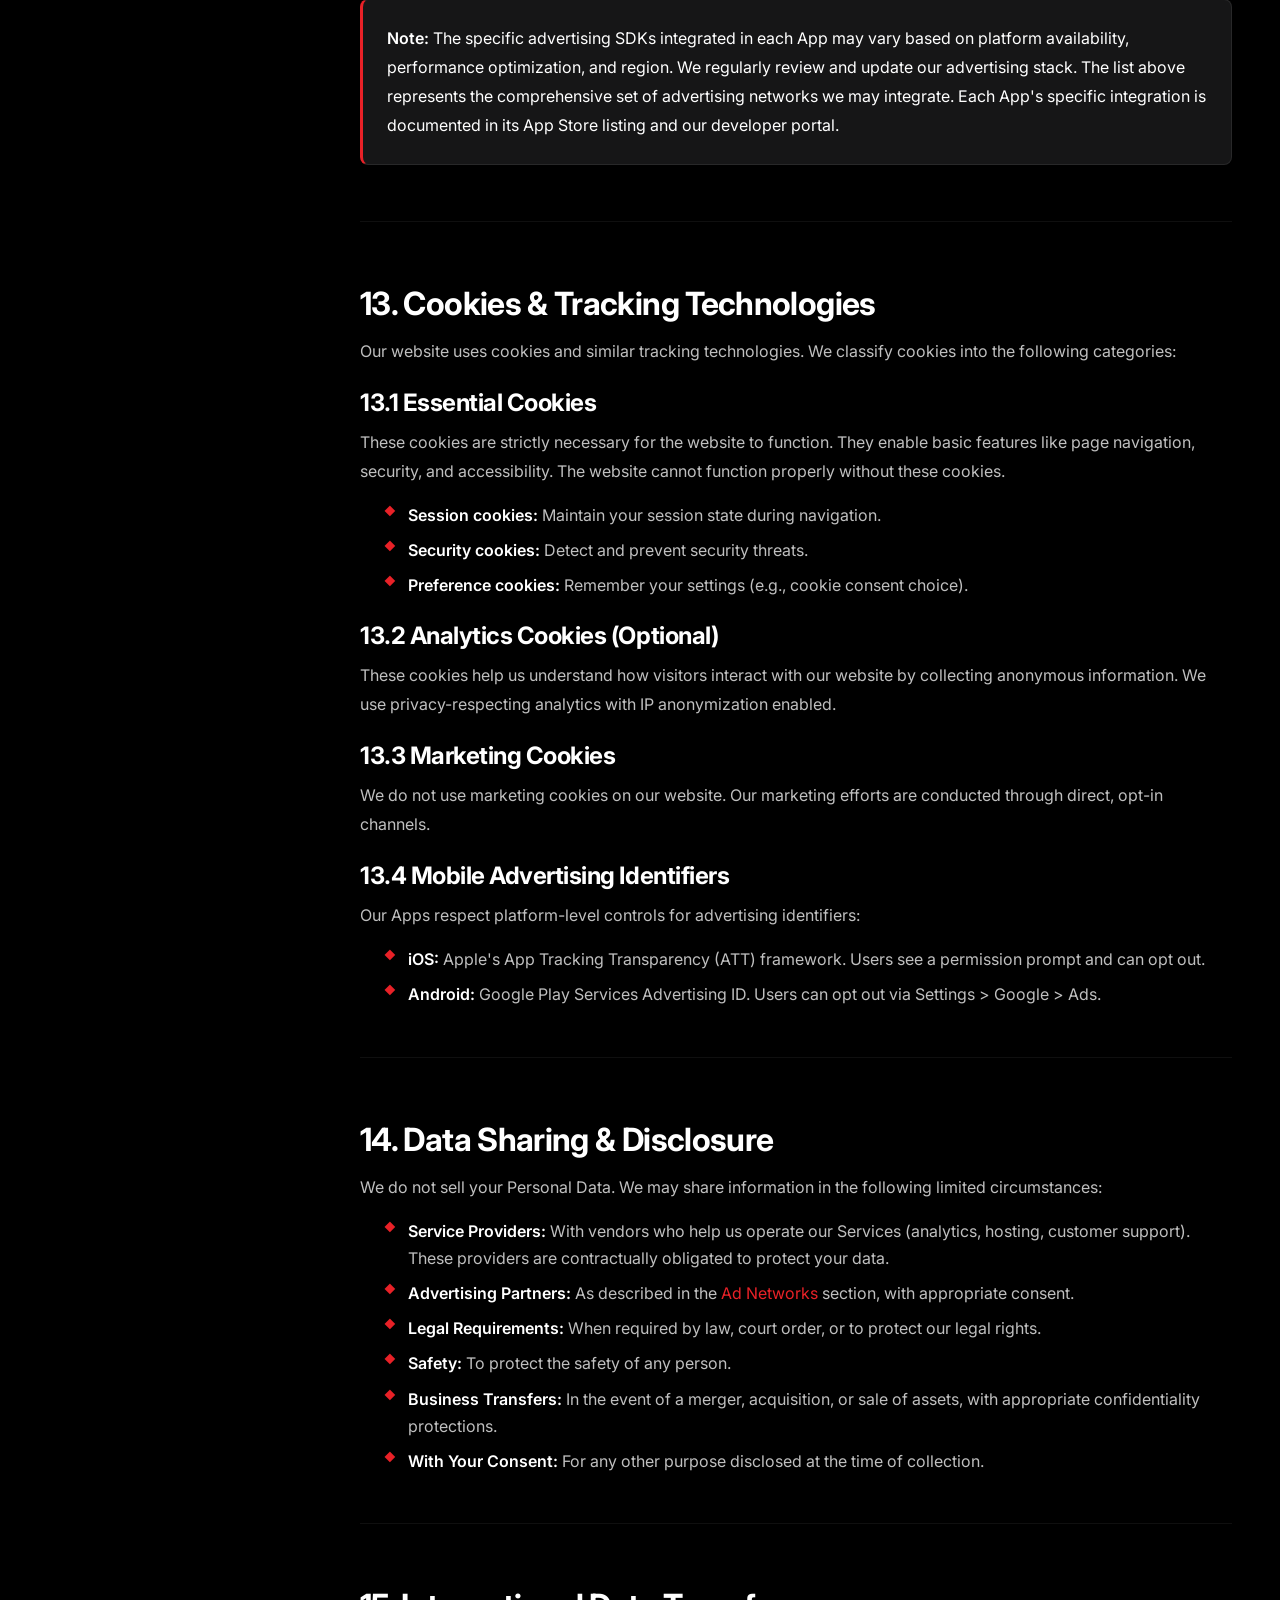
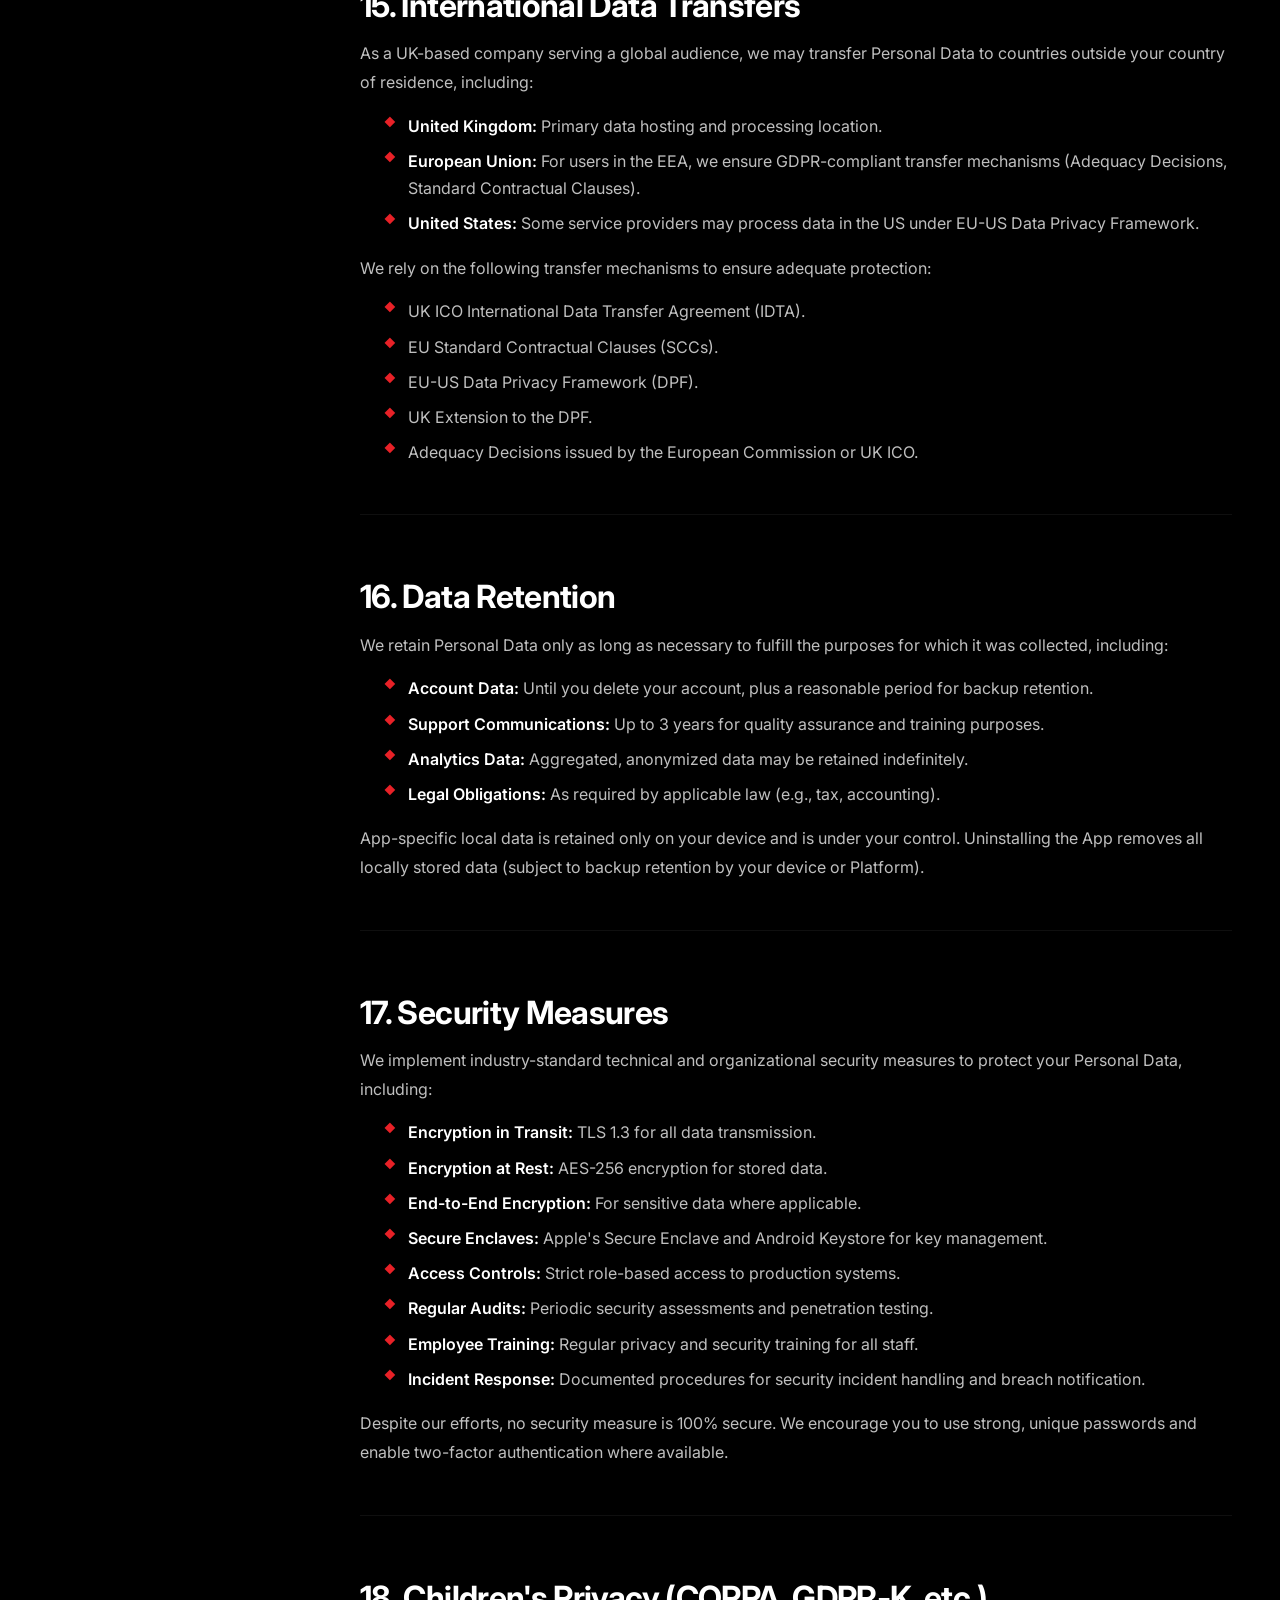
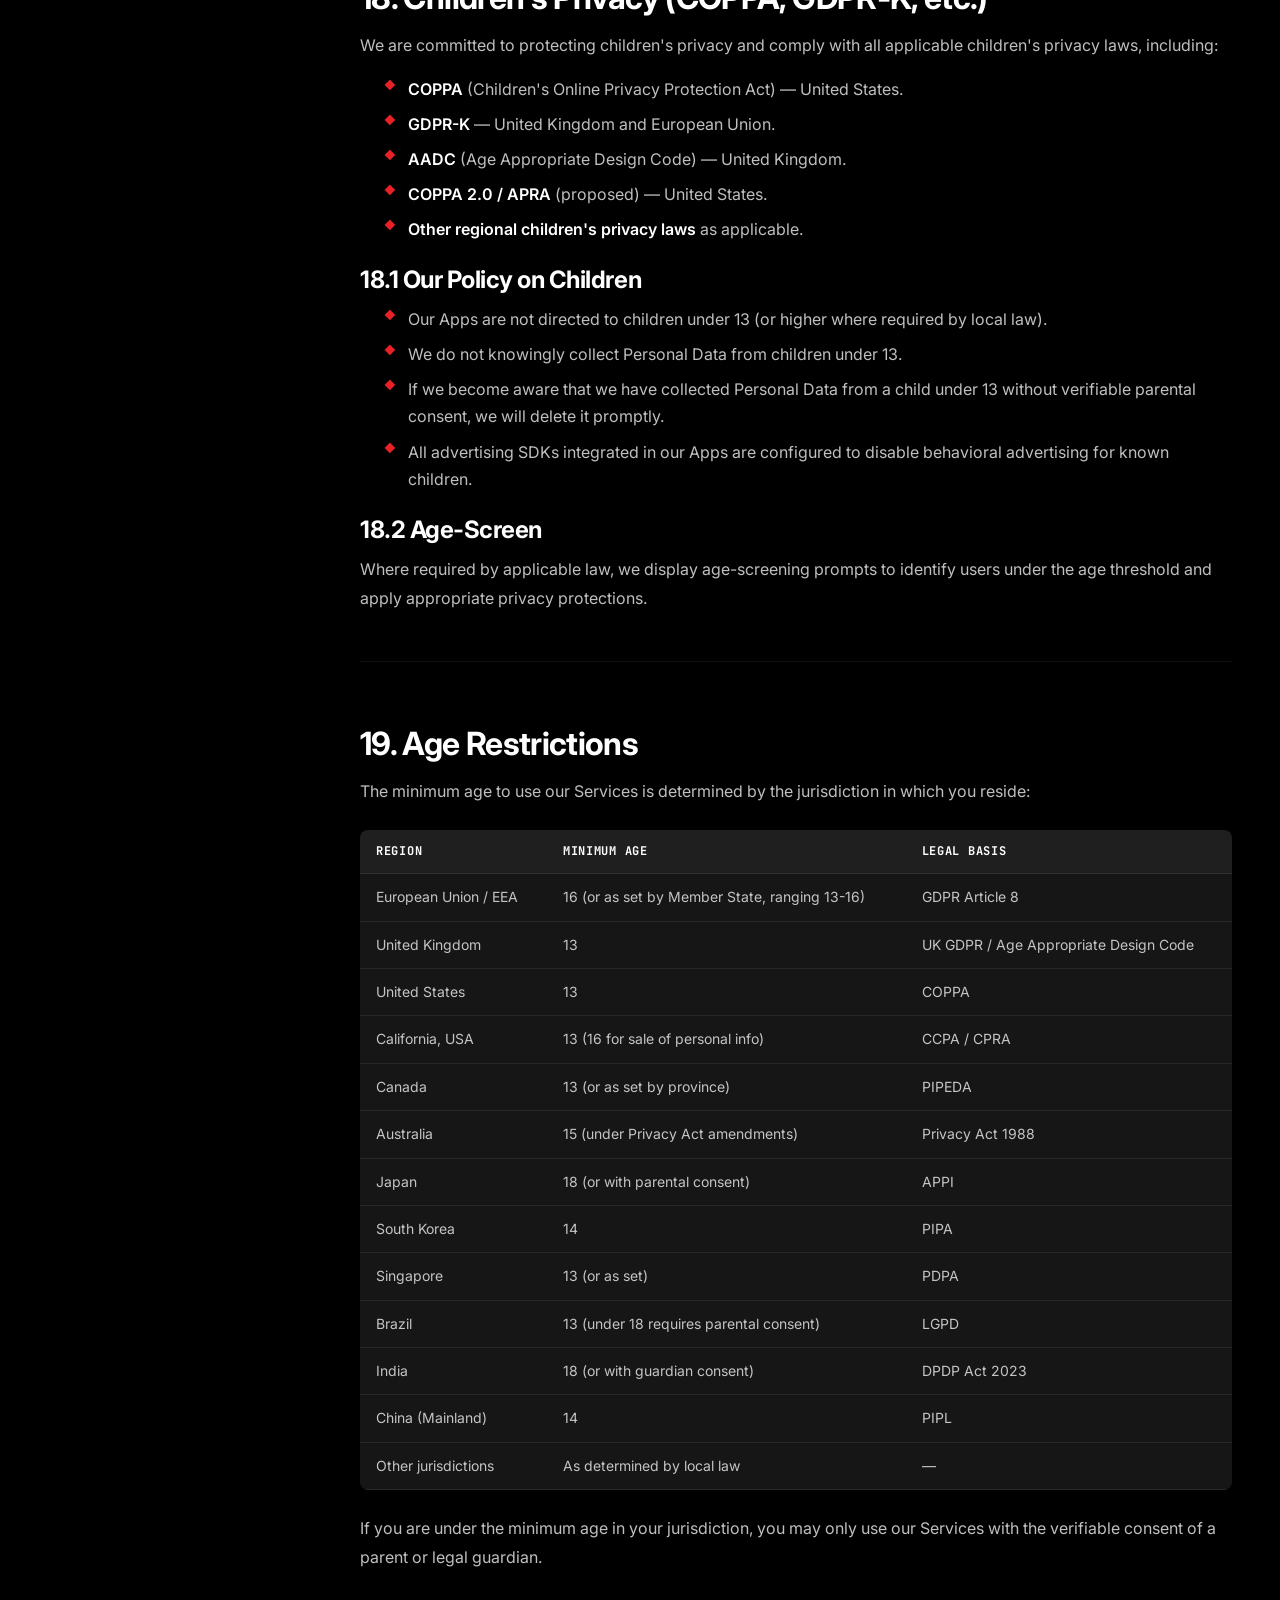
<file: privacy.html>
<!DOCTYPE html>
<html lang="en">
<head>
    <meta charset="UTF-8">
    <meta name="viewport" content="width=device-width, initial-scale=1.0">
    <title>Privacy Policy — Qinghongco · Bristol UK Studio</title>
    <meta name="description" content="Comprehensive Privacy Policy for Qinghongco and all our App Store applications. Covers GDPR, CCPA, COPPA, regional regulations, advertising networks (AdMob, Meta Audience Network, Unity Ads, AppLovin, etc.), data collection, and user rights.">
    <meta name="keywords" content="privacy policy, GDPR, CCPA, COPPA, AdMob privacy, app store privacy, data protection, regional privacy laws">
    <meta name="robots" content="index, follow">
    <link rel="canonical" href="https://qinghongco.com/privacy.html">
    <meta property="og:type" content="article">
    <meta property="og:url" content="https://qinghongco.com/privacy.html">
    <meta property="og:title" content="Privacy Policy — Qinghongco">
    <meta property="og:description" content="Our comprehensive privacy policy covering all apps, services, and compliance with global data protection regulations.">
    <meta name="twitter:card" content="summary_large_image">
    <meta name="geo.region" content="GB-BST">
    <meta name="theme-color" content="#000000">

    <link rel="preconnect" href="https://fonts.googleapis.com">
    <link rel="preconnect" href="https://fonts.gstatic.com" crossorigin>
    <link href="https://fonts.googleapis.com/css2?family=Inter:wght@300;400;500;600;700;800;900&family=JetBrains+Mono:wght@400;500;600;700&display=swap" rel="stylesheet">
    <link rel="stylesheet" href="css/global.css">
    <link rel="stylesheet" href="css/animations.css">
    <link rel="stylesheet" href="css/pages.css">
    <link rel="icon" type="image/svg+xml" href="data:image/svg+xml,%3Csvg xmlns='http://www.w3.org/2000/svg' viewBox='0 0 64 64'%3E%3Cpath d='M32 4L56 18v28L32 60 8 46V18z' fill='none' stroke='%23e82127' stroke-width='3'/%3E%3Ccircle cx='32' cy='32' r='13' fill='none' stroke='%23e82127' stroke-width='3'/%3E%3Ccircle cx='32' cy='32' r='3' fill='%23e82127'/%3E%3C/svg%3E">

    <script type="application/ld+json">
    {
        "@context": "https://schema.org",
        "@type": "WebPage",
        "name": "Privacy Policy — Qinghongco",
        "url": "https://qinghongco.com/privacy.html",
        "dateModified": "2025-07-13",
        "publisher": {"@type": "Organization", "name": "Qinghongco"}
    }
    </script>
</head>
<body>

<nav class="site-nav" role="navigation" aria-label="Primary">
    <div class="nav-inner">
        <a href="index.html" class="nav-brand" aria-label="Qinghongco Home">
            <svg width="32" height="32" viewBox="0 0 64 64" fill="none" aria-hidden="true">
                <path d="M32 4 L56 18 L56 46 L32 60 L8 46 L8 18 Z" fill="none" stroke="#e82127" stroke-width="2.4"/>
                <circle cx="32" cy="32" r="13" fill="none" stroke="#e82127" stroke-width="2.4"/>
                <path d="M40 40 L46 46" stroke="#e82127" stroke-width="2.4" stroke-linecap="round"/>
                <circle cx="32" cy="32" r="2.4" fill="#e82127"/>
            </svg>
            <span><span class="brand-mark">Q</span>inghongco</span>
        </a>
        <ul class="nav-list">
            <li><a href="index.html" class="nav-link">Home</a></li>
            <li><a href="services.html" class="nav-link">Services</a></li>
            <li><a href="advantages.html" class="nav-link">Advantages</a></li>
            <li><a href="news.html" class="nav-link">News</a></li>
            <li><a href="contact.html" class="nav-link">Contact</a></li>
        </ul>
        <button class="nav-toggle" aria-label="Toggle navigation">
            <span></span><span></span><span></span>
        </button>
    </div>
</nav>

<main class="legal-doc">
    <div class="container">
        <header class="legal-header">
            <h1>Privacy <span class="text-accent">Policy</span></h1>
            <p class="meta">Last updated: July 13, 2025 · Effective immediately</p>
        </header>

        <div class="legal-toc">
            <h6>Table of Contents</h6>
            <ol>
                <li><a href="#introduction">Introduction</a></li>
                <li><a href="#definitions">Definitions</a></li>
                <li><a href="#data-controller">Data Controller</a></li>
                <li><a href="#scope">Scope & Application</a></li>
                <li><a href="#information-collected">Information We Collect</a></li>
                <li><a href="#legal-basis">Legal Basis for Processing</a></li>
                <li><a href="#how-we-use">How We Use Information</a></li>
                <li><a href="#local-processing">Local-First Processing</a></li>
                <li><a href="#app-store">App Store & Application Data</a></li>
                <li><a href="#advertising">Advertising Networks & AdMob</a></li>
                <li><a href="#ad-formats">Ad Formats & Technologies</a></li>
                <li><a href="#ad-networks">Third-Party Ad Networks</a></li>
                <li><a href="#cookies">Cookies & Tracking</a></li>
                <li><a href="#data-sharing">Data Sharing & Disclosure</a></li>
                <li><a href="#international">International Data Transfers</a></li>
                <li><a href="#data-retention">Data Retention</a></li>
                <li><a href="#security">Security Measures</a></li>
                <li><a href="#children">Children's Privacy (COPPA)</a></li>
                <li><a href="#age-restrictions">Age Restrictions</a></li>
                <li><a href="#regional-rights">Regional Privacy Rights</a></li>
                <li><a href="#gdpr">GDPR (EEA / UK)</a></li>
                <li><a href="#ccpa">CCPA / CPRA (California)</a></li>
                <li><a href="#pipl">PIPL (China)</a></li>
                <li><a href="#lgpd">LGPD (Brazil)</a></li>
                <li><a href="#app-privacy">App Privacy Report</a></li>
                <li><a href="#user-rights">Your Rights & Choices</a></li>
                <li><a href="#changes">Changes to Policy</a></li>
                <li><a href="#contact">Contact Us</a></li>
            </ol>
        </div>

        <div class="legal-content">

            <!-- 1. INTRODUCTION -->
            <section class="legal-section" id="introduction">
                <h2>1. Introduction</h2>
                <p>Qinghongco ("we", "us", "our", or the "Company") is committed to protecting your privacy. This Privacy Policy (the "Policy") describes how we collect, use, disclose, and safeguard information when you visit our website at <strong>qinghongco.com</strong>, download and use our mobile applications (each, an "App") published under the Qinghongco developer name on the Apple App Store, Google Play Store, Mac App Store, or any other application distribution platform (collectively, the "Platforms"), or otherwise interact with us.</p>
                <p>This Policy applies to all our websites, applications, products, and services (collectively, the "Services"). It also explains your privacy rights and how the law protects you.</p>
                <p>By accessing or using our Services, you agree to the terms of this Privacy Policy. If you do not agree with the terms of this Policy, please do not access or use the Services.</p>

                <div class="legal-callout">
                    <p><strong>Our Privacy Promise:</strong> We believe privacy is a fundamental right. Our applications are designed with "data sovereignty" as a core architectural principle — your data lives on your device by default. Where data must leave your device (for example, to deliver an advertisement), we are transparent about it in this Policy.</p>
                </div>
            </section>

            <!-- 2. DEFINITIONS -->
            <section class="legal-section" id="definitions">
                <h2>2. Definitions</h2>
                <ul>
                    <li><strong>Personal Data:</strong> Any information relating to an identified or identifiable natural person.</li>
                    <li><strong>Processing:</strong> Any operation performed on Personal Data, including collection, storage, use, disclosure, or deletion.</li>
                    <li><strong>Data Controller:</strong> The entity that determines the purposes and means of processing Personal Data.</li>
                    <li><strong>Data Processor:</strong> The entity that processes Personal Data on behalf of the Data Controller.</li>
                    <li><strong>User / You:</strong> Any individual who accesses, downloads, or uses our Services.</li>
                    <li><strong>Device:</strong> Any electronic device used to access our Services, including smartphones, tablets, computers, or smartwatches.</li>
                    <li><strong>SDK:</strong> A Software Development Kit integrated into our Apps that provides specific functionality.</li>
                    <li><strong>Advertising ID:</strong> A unique, user-resettable identifier provided by the operating system for advertising purposes (e.g., Apple's Identifier for Advertisers — IDFA; Google's Advertising ID — GAID).</li>
                    <li><strong>EEA:</strong> The European Economic Area.</li>
                    <li><strong>UK:</strong> The United Kingdom.</li>
                </ul>
            </section>

            <!-- 3. DATA CONTROLLER -->
            <section class="legal-section" id="data-controller">
                <h2>3. Data Controller</h2>
                <p>The Data Controller responsible for your Personal Data is:</p>
                <p><strong>Qinghongco</strong><br>
                Bristol & Bath Science Park<br>
                United Kingdom<br>
                Email: <a href="mailto:contact@qinghongco.com">contact@qinghongco.com</a></p>
                <p>For all data protection matters, including inquiries about your rights under applicable data protection laws, please contact our Data Protection team at the email address above.</p>
            </section>

            <!-- 4. SCOPE -->
            <section class="legal-section" id="scope">
                <h2>4. Scope & Application</h2>
                <p>This Policy applies to:</p>
                <ul>
                    <li><strong>Our Website:</strong> All pages at qinghongco.com and any subdomains.</li>
                    <li><strong>Our Mobile Applications:</strong> All Apps published under the Qinghongco developer name on the Apple App Store, Google Play Store, Mac App Store, visionOS App Store, watchOS App Store, and any other distribution Platforms.</li>
                    <li><strong>Our Desktop Applications:</strong> All macOS applications distributed through the Mac App Store or our website.</li>
                    <li><strong>Our Wearable Applications:</strong> All watchOS, Wear OS, and similar wearable Apps.</li>
                    <li><strong>Customer Support Communications:</strong> Any communication you have with us regarding our Services.</li>
                    <li><strong>Marketing Communications:</strong> Where you have explicitly opted in to receive them.</li>
                </ul>
                <p>This Policy does NOT apply to:</p>
                <ul>
                    <li>Third-party websites or services linked from our Services.</li>
                    <li>Third-party applications or services integrated with our Apps through user-initiated actions.</li>
                    <li>Information collected by Platform providers (Apple, Google, etc.) independently of our Apps.</li>
                </ul>
            </section>

            <!-- 5. INFORMATION COLLECTED -->
            <section class="legal-section" id="information-collected">
                <h2>5. Information We Collect</h2>
                <p>We collect different categories of information depending on how you interact with our Services.</p>

                <h3>5.1 Information You Provide Directly</h3>
                <ul>
                    <li><strong>Contact Information:</strong> Name, email address, phone number (when you contact us or fill out forms).</li>
                    <li><strong>Account Information:</strong> Username, password (hashed), profile data if you create an account.</li>
                    <li><strong>Communications:</strong> Any content of messages you send to us, including support requests and feedback.</li>
                    <li><strong>Payment Information:</strong> For premium features, payments are processed by Apple, Google, or other Platform providers — we do not directly collect or store your payment card details.</li>
                </ul>

                <h3>5.2 Information Collected Automatically</h3>
                <ul>
                    <li><strong>Device Information:</strong> Device model, operating system version, unique device identifiers, mobile carrier, language settings.</li>
                    <li><strong>Usage Information:</strong> Features used, time spent in App, crash logs, performance data.</li>
                    <li><strong>Log Data:</strong> IP address, browser type (for website), referring/exit pages, timestamps.</li>
                    <li><strong>Approximate Location:</strong> Country/region level location derived from IP address (we do not collect precise GPS location).</li>
                </ul>

                <h3>5.3 Application-Specific Data (Local-First)</h3>
                <p>The following types of data are collected and processed <strong>entirely on your device</strong> unless you explicitly enable cloud sync (where available):</p>
                <ul>
                    <li><strong>LocalFlow:</strong> Automation scripts, workflow definitions, triggers.</li>
                    <li><strong>CollectionIQ:</strong> Collection entries, valuation history, category metadata.</li>
                    <li><strong>PosturePro:</strong> Sensor readings (accelerometer, gyroscope), posture analysis results.</li>
                    <li><strong>EstateVault:</strong> Encrypted documents, vault metadata, biometric authentication references.</li>
                    <li><strong>Inkstone:</strong> Notes, ideas, semantic links, organizational structures.</li>
                    <li><strong>CadenceBudget:</strong> Budget entries, transaction records, financial categories.</li>
                </ul>

                <h3>5.4 Information from Third Parties</h3>
                <ul>
                    <li><strong>Platform Providers:</strong> Apple, Google may provide us with aggregated analytics, crash reports, and App Store download metrics.</li>
                    <li><strong>Analytics Providers:</strong> Anonymous usage statistics, with privacy-preserving settings enabled.</li>
                    <li><strong>Advertising Partners:</strong> Anonymous ad performance metrics (see <a href="#advertising">Advertising Networks</a> section).</li>
                </ul>
            </section>

            <!-- 6. LEGAL BASIS -->
            <section class="legal-section" id="legal-basis">
                <h2>6. Legal Basis for Processing (GDPR)</h2>
                <p>Under the EU General Data Protection Regulation (GDPR) and UK GDPR, we rely on the following legal bases for processing your Personal Data:</p>
                <ul>
                    <li><strong>Performance of a Contract:</strong> Where processing is necessary to provide our Services to you.</li>
                    <li><strong>Legitimate Interests:</strong> Where we have a legitimate interest that is not overridden by your fundamental rights, such as improving our Services and ensuring security.</li>
                    <li><strong>Consent:</strong> Where you have given explicit consent, such as for marketing communications or non-essential cookies. You may withdraw consent at any time.</li>
                    <li><strong>Legal Obligation:</strong> Where we need to comply with applicable laws and regulations.</li>
                    <li><strong>Vital Interests:</strong> Where processing is necessary to protect someone's life.</li>
                </ul>
            </section>

            <!-- 7. HOW WE USE -->
            <section class="legal-section" id="how-we-use">
                <h2>7. How We Use Information</h2>
                <p>We use collected information for the following purposes:</p>
                <ul>
                    <li><strong>Service Delivery:</strong> To provide, maintain, and improve our Apps and website.</li>
                    <li><strong>Personalization:</strong> To remember your preferences and settings (stored locally).</li>
                    <li><strong>Customer Support:</strong> To respond to your inquiries and provide technical support.</li>
                    <li><strong>Analytics & Improvements:</strong> To understand how users interact with our Services and improve them.</li>
                    <li><strong>Advertising:</strong> To display relevant advertisements in our free Apps (see <a href="#advertising">Advertising Networks</a>).</li>
                    <li><strong>Security:</strong> To detect, prevent, and address fraud, security issues, and abuse.</li>
                    <li><strong>Legal Compliance:</strong> To comply with applicable laws, regulations, and legal processes.</li>
                    <li><strong>Communications:</strong> To send you service-related notices, with your consent for marketing communications.</li>
                </ul>
            </section>

            <!-- 8. LOCAL PROCESSING -->
            <section class="legal-section" id="local-processing">
                <h2>8. Local-First Processing Architecture</h2>
                <p>Our applications are built on a foundational principle: <strong>your data stays on your device unless explicitly required otherwise.</strong></p>
                <ul>
                    <li><strong>On-Device Computation:</strong> All sensitive computations — including document encryption, posture analysis, budget calculations, and note organization — are performed locally on your device.</li>
                    <li><strong>Local Storage:</strong> User-generated content (documents, notes, financial data) is stored locally using platform-native secure storage (Apple Keychain, Android Keystore, etc.).</li>
                    <li><strong>No Server Escrow:</strong> We do not maintain copies of your encrypted data on our servers. Encryption keys are derived from your device or passphrase and never transmitted.</li>
                    <li><strong>Optional Sync:</strong> Where cloud sync is offered, it is strictly opt-in and uses end-to-end encryption with keys only you control.</li>
                    <li><strong>Telemetry Opt-In:</strong> All usage analytics and crash reporting are opt-in and fully anonymized.</li>
                </ul>
            </section>

            <!-- 9. APP STORE -->
            <section class="legal-section" id="app-store">
                <h2>9. App Store & Application Data</h2>
                <p>When you download our Apps from a Platform (Apple App Store, Google Play, etc.), the Platform provider may collect information about you independently. We have no control over such collection and recommend reviewing the Platform's privacy policy:</p>
                <ul>
                    <li><strong>Apple:</strong> Apple's Privacy Policy applies to all data collected by Apple, including App Store downloads, in-app purchases, and any Apple ID-linked information. Apple's privacy choices are managed through iOS Settings > Privacy & Security.</li>
                    <li><strong>Google Play:</strong> Google's Privacy Policy applies to data collected by Google Play. Privacy controls are available through your Google Account settings.</li>
                    <li><strong>Mac App Store:</strong> Apple's macOS Privacy controls apply, managed through System Settings > Privacy & Security.</li>
                </ul>

                <h3>9.1 In-App Purchases</h3>
                <p>All in-App purchases and subscriptions are processed by the Platform provider. We receive only limited information: anonymous purchase confirmation, transaction ID, and product identifier. We do not receive your payment card details or billing address.</p>

                <h3>9.2 Subscription Data</h3>
                <p>Subscription status is managed by the Platform. We store only an anonymous, non-transferable entitlement token on your device to unlock premium features.</p>
            </section>

            <!-- 10. ADVERTISING -->
            <section class="legal-section" id="advertising">
                <h2>10. Advertising Networks & AdMob Integration</h2>
                <p>Some of our free Apps display advertisements through third-party advertising networks. This section provides comprehensive disclosure of our advertising practices and integrations, in compliance with the Apple App Store guidelines, Google Play Store policies, GDPR, CCPA, ePrivacy Directive, and all applicable advertising regulations.</p>

                <h3>10.1 Advertising in Our Apps</h3>
                <p>To support the free tier of our Apps, we integrate advertising SDKs that may display the following types of ads:</p>
                <ul>
                    <li><strong>Banner Ads:</strong> Standard inline display advertisements shown at designated areas of the App interface.</li>
                    <li><strong>Interstitial Ads:</strong> Full-screen advertisements displayed at natural transition points (e.g., between levels, after completing a task).</li>
                    <li><strong>Rewarded Video Ads:</strong> Video advertisements that users can choose to watch in exchange for in-App rewards (e.g., unlocking a feature, receiving virtual currency).</li>
                    <li><strong>Splash / Open Screen Ads:</strong> Full-screen advertisements displayed when the App is launched.</li>
                    <li><strong>Native Ads:</strong> Advertisements designed to match the visual style and format of the surrounding content.</li>
                    <li><strong>MREC (Medium Rectangle) Ads:</strong> Medium-sized banner-style ads that fit within content feeds.</li>
                </ul>

                <h3>10.2 Consent Management</h3>
                <p>For users in the EEA, UK, and Switzerland, we obtain explicit consent before:</p>
                <ul>
                    <li>Storing or accessing information on your device (e.g., cookies, Advertising IDs).</li>
                    <li>Processing Personal Data for behavioral advertising purposes.</li>
                    <li>Sharing data with advertising partners for personalized advertising.</li>
                </ul>
                <p>You can withdraw consent at any time through the App's privacy settings or your device's privacy controls.</p>

                <h3>10.3 Children's Privacy</h3>
                <p>We do not direct advertising to children under 13 (or higher age where required by local law). All advertising SDKs we integrate are configured to:</p>
                <ul>
                    <li>Treat known users under 13 as children.</li>
                    <li>Disable behavioral advertising for children.</li>
                    <li>Comply with COPPA, GDPR-K, and other applicable children's privacy laws.</li>
                </ul>
            </section>

            <!-- 11. AD FORMATS -->
            <section class="legal-section" id="ad-formats">
                <h2>11. Ad Formats & Technologies</h2>
                <p>The following ad formats may be displayed through our integrated advertising SDKs. Each format has specific technical and compliance considerations:</p>

                <h4>11.1 Banner Ads</h4>
                <ul>
                    <li>Static or animated image banners displayed in fixed positions within the App UI.</li>
                    <li>Common sizes: 320×50 (mobile banner), 728×90 (leaderboard), 300×250 (medium rectangle).</li>
                    <li>Refresh intervals comply with platform policies (typically 30-60 seconds minimum).</li>
                    <li>No interaction without user tap; no auto-redirects.</li>
                </ul>

                <h4>11.2 Interstitial Ads</h4>
                <ul>
                    <li>Full-screen ads displayed at natural app transition points.</li>
                    <li>Frequency capped to comply with platform policies.</li>
                    <li>Always include a clearly visible close button.</li>
                    <li>Not displayed during active user input or critical App functions.</li>
                </ul>

                <h4>11.3 Rewarded Video Ads</h4>
                <ul>
                    <li>User-initiated — the user chooses to watch in exchange for a reward.</li>
                    <li>Clearly labeled as advertisements.</li>
                    <li>Reward granted only after ad completion, not upon click.</li>
                    <li>Skip button (if available) provided after platform-required minimum duration.</li>
                </ul>

                <h4>11.4 Splash / Open Screen Ads</h4>
                <ul>
                    <li>Full-screen ads shown when the App is first launched.</li>
                    <li>Always closeable within platform-required time limits.</li>
                    <li>Not displayed on subsequent App foregrounds within a short time window.</li>
                </ul>

                <h4>11.5 Native Ads</h4>
                <ul>
                    <li>Ads designed to match the look and feel of the surrounding content.</li>
                    <li>Clearly identified as "Sponsored", "Advertisement", or "Ad" with prominent disclosure.</li>
                </ul>
            </section>

            <!-- 12. AD NETWORKS -->
            <section class="legal-section" id="ad-networks">
                <h2>12. Third-Party Ad Networks</h2>
                <p>Our Apps may integrate the following advertising networks and SDKs. Each network has its own privacy practices that govern the data they collect:</p>

                <h3>12.1 Google AdMob (Google LLC)</h3>
                <p><strong>Purpose:</strong> Primary ad serving, mediation, and analytics.</p>
                <ul>
                    <li><strong>Data Collected:</strong> Advertising ID (IDFA/GAID), device information, IP address, app usage, ad interaction data, coarse location.</li>
                    <li><strong>Compliance:</strong> Google AdMob is certified under the EU-US Data Privacy Framework, GDPR compliant, supports CCPA opt-out signals, COPPA-compliant when configured for child-directed content.</li>
                    <li><strong>Privacy Policy:</strong> <a href="https://policies.google.com/privacy" target="_blank" rel="noopener">https://policies.google.com/privacy</a></li>
                    <li><strong>Opt-out:</strong> iOS Settings > Privacy > Tracking; Android Settings > Google > Ads.</li>
                </ul>

                <h3>12.2 Meta Audience Network (Facebook)</h3>
                <p><strong>Purpose:</strong> Display and video ad serving.</p>
                <ul>
                    <li><strong>Data Collected:</strong> Advertising ID, device info, app events, conversion data.</li>
                    <li><strong>Compliance:</strong> GDPR compliant with consent flow; CCPA opt-out supported.</li>
                    <li><strong>Privacy Policy:</strong> <a href="https://www.facebook.com/policy.php" target="_blank" rel="noopener">https://www.facebook.com/policy.php</a></li>
                </ul>

                <h3>12.3 Unity Ads (Unity Technologies)</h3>
                <p><strong>Purpose:</strong> Video and playable ad serving, especially for gaming apps.</p>
                <ul>
                    <li><strong>Data Collected:</strong> Advertising ID, device data, IP address, app usage.</li>
                    <li><strong>Privacy Policy:</strong> <a href="https://unity.com/legal/privacy-policy" target="_blank" rel="noopener">https://unity.com/legal/privacy-policy</a></li>
                </ul>

                <h3>12.4 AppLovin (AppLovin Corporation)</h3>
                <p><strong>Purpose:</strong> Programmatic ad mediation and bidding.</p>
                <ul>
                    <li><strong>Data Collected:</strong> Advertising ID, device identifiers, behavioral data.</li>
                    <li><strong>Privacy Policy:</strong> <a href="https://www.applovin.com/privacy/" target="_blank" rel="noopener">https://www.applovin.com/privacy/</a></li>
                </ul>

                <h3>12.5 ironSource (now Unity)</h3>
                <p><strong>Purpose:</strong> Ad mediation and rewarded video.</p>
                <ul>
                    <li><strong>Privacy Policy:</strong> <a href="https://www.is.com/privacy-policy/" target="_blank" rel="noopener">https://www.is.com/privacy-policy/</a></li>
                </ul>

                <h3>12.6 Vungle (Liftoff Mobile)</h3>
                <p><strong>Purpose:</strong> Video ad serving and rewarded ads.</p>
                <ul>
                    <li><strong>Privacy Policy:</strong> <a href="https://vungle.com/privacy/" target="_blank" rel="noopener">https://vungle.com/privacy/</a></li>
                </ul>

                <h3>12.7 Chartboost (now LoopMe)</h3>
                <p><strong>Purpose:</strong> In-app programmatic advertising.</p>
                <ul>
                    <li><strong>Privacy Policy:</strong> <a href="https://www.chartboost.com/legal/privacy-policy/" target="_blank" rel="noopener">https://www.chartboost.com/legal/privacy-policy/</a></li>
                </ul>

                <h3>12.8 InMobi (InMobi Technology Services)</h3>
                <p><strong>Purpose:</strong> Mobile ad serving and programmatic mediation.</p>
                <ul>
                    <li><strong>Data Collected:</strong> Advertising ID, precise location (with permission), device data.</li>
                    <li><strong>Privacy Policy:</strong> <a href="https://www.inmobi.com/privacy-policy" target="_blank" rel="noopener">https://www.inmobi.com/privacy-policy</a></li>
                </ul>

                <h3>12.9 Tapjoy (Tapjoy, Inc.)</h3>
                <p><strong>Purpose:</strong> Rewarded video and offerwall advertising.</p>
                <ul>
                    <li><strong>Privacy Policy:</strong> <a href="https://www.tapjoy.com/legal/advertisers/privacy-policy/" target="_blank" rel="noopener">https://www.tapjoy.com/legal/advertisers/privacy-policy/</a></li>
                </ul>

                <h3>12.10 Pinterest Ads (Pinterest, Inc.)</h3>
                <p><strong>Purpose:</strong> Display and shopping ad serving.</p>
                <ul>
                    <li><strong>Privacy Policy:</strong> <a href="https://policy.pinterest.com/en/privacy-policy" target="_blank" rel="noopener">https://policy.pinterest.com/en/privacy-policy</a></li>
                </ul>

                <h3>12.11 TikTok Ads (ByteDance Ltd.)</h3>
                <p><strong>Purpose:</strong> Display and video advertising for TikTok audience network.</p>
                <ul>
                    <li><strong>Privacy Policy:</strong> <a href="https://www.tiktok.com/legal/privacy-policy" target="_blank" rel="noopener">https://www.tiktok.com/legal/privacy-policy</a></li>
                </ul>

                <h3>12.12 Snap Ads (Snap Inc.)</h3>
                <p><strong>Purpose:</strong> Display and AR advertising.</p>
                <ul>
                    <li><strong>Privacy Policy:</strong> <a href="https://snap.com/en-US/privacy/privacy-policy" target="_blank" rel="noopener">https://snap.com/en-US/privacy/privacy-policy</a></li>
                </ul>

                <h3>12.13 Twitter / X Ads (X Corp.)</h3>
                <p><strong>Purpose:</strong> Display and promoted content advertising.</p>
                <ul>
                    <li><strong>Privacy Policy:</strong> <a href="https://twitter.com/en/privacy" target="_blank" rel="noopener">https://twitter.com/en/privacy</a></li>
                </ul>

                <h3>12.14 LinkedIn Ads (Microsoft Corporation)</h3>
                <p><strong>Purpose:</strong> B2B-oriented advertising.</p>
                <ul>
                    <li><strong>Privacy Policy:</strong> <a href="https://www.linkedin.com/legal/privacy-policy" target="_blank" rel="noopener">https://www.linkedin.com/legal/privacy-policy</a></li>
                </ul>

                <h3>12.15 Amazon Publisher Services / Amazon Ads</h3>
                <p><strong>Purpose:</strong> Display advertising and header bidding.</p>
                <ul>
                    <li><strong>Privacy Policy:</strong> <a href="https://www.amazon.com/gp/help/customer/display.html?nodeId=201909010" target="_blank" rel="noopener">https://www.amazon.com/gp/help/customer/display.html</a></li>
                </ul>

                <h3>12.16 Mintegral</h3>
                <p><strong>Purpose:</strong> Programmatic mobile ad mediation.</p>
                <ul>
                    <li><strong>Privacy Policy:</strong> <a href="https://www.mintegral.com/en/privacy" target="_blank" rel="noopener">https://www.mintegral.com/en/privacy</a></li>
                </ul>

                <h3>12.17 Pangle (ByteDance)</h3>
                <p><strong>Purpose:</strong> Video and rewarded advertising.</p>
                <ul>
                    <li><strong>Privacy Policy:</strong> <a href="https://www.pangleglobal.com/privacy" target="_blank" rel="noopener">https://www.pangleglobal.com/privacy</a></li>
                </ul>

                <h3>12.18 BidMachine</h3>
                <p><strong>Purpose:</strong> Programmatic header bidding for mobile.</p>
                <ul>
                    <li><strong>Privacy Policy:</strong> <a href="https://bidmachine.io/privacy-policy/" target="_blank" rel="noopener">https://bidmachine.io/privacy-policy/</a></li>
                </ul>

                <h3>12.19 Digital Turbine</h3>
                <p><strong>Purpose:</strong> Mobile ad mediation and monetization.</p>
                <ul>
                    <li><strong>Privacy Policy:</strong> <a href="https://www.digitalturbine.com/privacy-policy/" target="_blank" rel="noopener">https://www.digitalturbine.com/privacy-policy/</a></li>
                </ul>

                <h3>12.20 Smaato (now Verve Group)</h3>
                <p><strong>Purpose:</strong> Programmatic real-time bidding.</p>
                <ul>
                    <li><strong>Privacy Policy:</strong> <a href="https://www.smaato.com/privacy/" target="_blank" rel="noopener">https://www.smaato.com/privacy/</a></li>
                </ul>

                <div class="legal-callout">
                    <p><strong>Note:</strong> The specific advertising SDKs integrated in each App may vary based on platform availability, performance optimization, and region. We regularly review and update our advertising stack. The list above represents the comprehensive set of advertising networks we may integrate. Each App's specific integration is documented in its App Store listing and our developer portal.</p>
                </div>
            </section>

            <!-- 13. COOKIES -->
            <section class="legal-section" id="cookies">
                <h2>13. Cookies & Tracking Technologies</h2>
                <p>Our website uses cookies and similar tracking technologies. We classify cookies into the following categories:</p>

                <h3>13.1 Essential Cookies</h3>
                <p>These cookies are strictly necessary for the website to function. They enable basic features like page navigation, security, and accessibility. The website cannot function properly without these cookies.</p>
                <ul>
                    <li><strong>Session cookies:</strong> Maintain your session state during navigation.</li>
                    <li><strong>Security cookies:</strong> Detect and prevent security threats.</li>
                    <li><strong>Preference cookies:</strong> Remember your settings (e.g., cookie consent choice).</li>
                </ul>

                <h3>13.2 Analytics Cookies (Optional)</h3>
                <p>These cookies help us understand how visitors interact with our website by collecting anonymous information. We use privacy-respecting analytics with IP anonymization enabled.</p>

                <h3>13.3 Marketing Cookies</h3>
                <p>We do not use marketing cookies on our website. Our marketing efforts are conducted through direct, opt-in channels.</p>

                <h3>13.4 Mobile Advertising Identifiers</h3>
                <p>Our Apps respect platform-level controls for advertising identifiers:</p>
                <ul>
                    <li><strong>iOS:</strong> Apple's App Tracking Transparency (ATT) framework. Users see a permission prompt and can opt out.</li>
                    <li><strong>Android:</strong> Google Play Services Advertising ID. Users can opt out via Settings > Google > Ads.</li>
                </ul>
            </section>

            <!-- 14. DATA SHARING -->
            <section class="legal-section" id="data-sharing">
                <h2>14. Data Sharing & Disclosure</h2>
                <p>We do not sell your Personal Data. We may share information in the following limited circumstances:</p>
                <ul>
                    <li><strong>Service Providers:</strong> With vendors who help us operate our Services (analytics, hosting, customer support). These providers are contractually obligated to protect your data.</li>
                    <li><strong>Advertising Partners:</strong> As described in the <a href="#ad-networks">Ad Networks</a> section, with appropriate consent.</li>
                    <li><strong>Legal Requirements:</strong> When required by law, court order, or to protect our legal rights.</li>
                    <li><strong>Safety:</strong> To protect the safety of any person.</li>
                    <li><strong>Business Transfers:</strong> In the event of a merger, acquisition, or sale of assets, with appropriate confidentiality protections.</li>
                    <li><strong>With Your Consent:</strong> For any other purpose disclosed at the time of collection.</li>
                </ul>
            </section>

            <!-- 15. INTERNATIONAL TRANSFERS -->
            <section class="legal-section" id="international">
                <h2>15. International Data Transfers</h2>
                <p>As a UK-based company serving a global audience, we may transfer Personal Data to countries outside your country of residence, including:</p>
                <ul>
                    <li><strong>United Kingdom:</strong> Primary data hosting and processing location.</li>
                    <li><strong>European Union:</strong> For users in the EEA, we ensure GDPR-compliant transfer mechanisms (Adequacy Decisions, Standard Contractual Clauses).</li>
                    <li><strong>United States:</strong> Some service providers may process data in the US under EU-US Data Privacy Framework.</li>
                </ul>
                <p>We rely on the following transfer mechanisms to ensure adequate protection:</p>
                <ul>
                    <li>UK ICO International Data Transfer Agreement (IDTA).</li>
                    <li>EU Standard Contractual Clauses (SCCs).</li>
                    <li>EU-US Data Privacy Framework (DPF).</li>
                    <li>UK Extension to the DPF.</li>
                    <li>Adequacy Decisions issued by the European Commission or UK ICO.</li>
                </ul>
            </section>

            <!-- 16. DATA RETENTION -->
            <section class="legal-section" id="data-retention">
                <h2>16. Data Retention</h2>
                <p>We retain Personal Data only as long as necessary to fulfill the purposes for which it was collected, including:</p>
                <ul>
                    <li><strong>Account Data:</strong> Until you delete your account, plus a reasonable period for backup retention.</li>
                    <li><strong>Support Communications:</strong> Up to 3 years for quality assurance and training purposes.</li>
                    <li><strong>Analytics Data:</strong> Aggregated, anonymized data may be retained indefinitely.</li>
                    <li><strong>Legal Obligations:</strong> As required by applicable law (e.g., tax, accounting).</li>
                </ul>
                <p>App-specific local data is retained only on your device and is under your control. Uninstalling the App removes all locally stored data (subject to backup retention by your device or Platform).</p>
            </section>

            <!-- 17. SECURITY -->
            <section class="legal-section" id="security">
                <h2>17. Security Measures</h2>
                <p>We implement industry-standard technical and organizational security measures to protect your Personal Data, including:</p>
                <ul>
                    <li><strong>Encryption in Transit:</strong> TLS 1.3 for all data transmission.</li>
                    <li><strong>Encryption at Rest:</strong> AES-256 encryption for stored data.</li>
                    <li><strong>End-to-End Encryption:</strong> For sensitive data where applicable.</li>
                    <li><strong>Secure Enclaves:</strong> Apple's Secure Enclave and Android Keystore for key management.</li>
                    <li><strong>Access Controls:</strong> Strict role-based access to production systems.</li>
                    <li><strong>Regular Audits:</strong> Periodic security assessments and penetration testing.</li>
                    <li><strong>Employee Training:</strong> Regular privacy and security training for all staff.</li>
                    <li><strong>Incident Response:</strong> Documented procedures for security incident handling and breach notification.</li>
                </ul>
                <p>Despite our efforts, no security measure is 100% secure. We encourage you to use strong, unique passwords and enable two-factor authentication where available.</p>
            </section>

            <!-- 18. CHILDREN -->
            <section class="legal-section" id="children">
                <h2>18. Children's Privacy (COPPA, GDPR-K, etc.)</h2>
                <p>We are committed to protecting children's privacy and comply with all applicable children's privacy laws, including:</p>
                <ul>
                    <li><strong>COPPA</strong> (Children's Online Privacy Protection Act) — United States.</li>
                    <li><strong>GDPR-K</strong> — United Kingdom and European Union.</li>
                    <li><strong>AADC</strong> (Age Appropriate Design Code) — United Kingdom.</li>
                    <li><strong>COPPA 2.0 / APRA</strong> (proposed) — United States.</li>
                    <li><strong>Other regional children's privacy laws</strong> as applicable.</li>
                </ul>

                <h3>18.1 Our Policy on Children</h3>
                <ul>
                    <li>Our Apps are not directed to children under 13 (or higher where required by local law).</li>
                    <li>We do not knowingly collect Personal Data from children under 13.</li>
                    <li>If we become aware that we have collected Personal Data from a child under 13 without verifiable parental consent, we will delete it promptly.</li>
                    <li>All advertising SDKs integrated in our Apps are configured to disable behavioral advertising for known children.</li>
                </ul>

                <h3>18.2 Age-Screen</h3>
                <p>Where required by applicable law, we display age-screening prompts to identify users under the age threshold and apply appropriate privacy protections.</p>
            </section>

            <!-- 19. AGE RESTRICTIONS -->
            <section class="legal-section" id="age-restrictions">
                <h2>19. Age Restrictions</h2>
                <p>The minimum age to use our Services is determined by the jurisdiction in which you reside:</p>
                <table class="legal-table">
                    <thead><tr><th>Region</th><th>Minimum Age</th><th>Legal Basis</th></tr></thead>
                    <tbody>
                        <tr><td>European Union / EEA</td><td>16 (or as set by Member State, ranging 13-16)</td><td>GDPR Article 8</td></tr>
                        <tr><td>United Kingdom</td><td>13</td><td>UK GDPR / Age Appropriate Design Code</td></tr>
                        <tr><td>United States</td><td>13</td><td>COPPA</td></tr>
                        <tr><td>California, USA</td><td>13 (16 for sale of personal info)</td><td>CCPA / CPRA</td></tr>
                        <tr><td>Canada</td><td>13 (or as set by province)</td><td>PIPEDA</td></tr>
                        <tr><td>Australia</td><td>15 (under Privacy Act amendments)</td><td>Privacy Act 1988</td></tr>
                        <tr><td>Japan</td><td>18 (or with parental consent)</td><td>APPI</td></tr>
                        <tr><td>South Korea</td><td>14</td><td>PIPA</td></tr>
                        <tr><td>Singapore</td><td>13 (or as set)</td><td>PDPA</td></tr>
                        <tr><td>Brazil</td><td>13 (under 18 requires parental consent)</td><td>LGPD</td></tr>
                        <tr><td>India</td><td>18 (or with guardian consent)</td><td>DPDP Act 2023</td></tr>
                        <tr><td>China (Mainland)</td><td>14</td><td>PIPL</td></tr>
                        <tr><td>Other jurisdictions</td><td>As determined by local law</td><td>—</td></tr>
                    </tbody>
                </table>
                <p>If you are under the minimum age in your jurisdiction, you may only use our Services with the verifiable consent of a parent or legal guardian.</p>
            </section>

            <!-- 20. REGIONAL RIGHTS -->
            <section class="legal-section" id="regional-rights">
                <h2>20. Regional Privacy Rights</h2>
                <p>Depending on your location, you may have specific rights regarding your Personal Data. We honor these rights for users worldwide, regardless of their jurisdiction, to the extent permitted by applicable law.</p>
                <ul>
                    <li><strong>Right of Access:</strong> Request access to the Personal Data we hold about you.</li>
                    <li><strong>Right of Rectification:</strong> Request correction of inaccurate or incomplete data.</li>
                    <li><strong>Right of Erasure:</strong> Request deletion of your Personal Data.</li>
                    <li><strong>Right to Restrict Processing:</strong> Request limitation of how we process your data.</li>
                    <li><strong>Right of Data Portability:</strong> Receive your data in a structured, commonly used, machine-readable format.</li>
                    <li><strong>Right to Object:</strong> Object to processing based on legitimate interests or for direct marketing.</li>
                    <li><strong>Right to Withdraw Consent:</strong> Where processing is based on consent, withdraw it at any time.</li>
                    <li><strong>Right to Lodge a Complaint:</strong> Lodge a complaint with your local data protection authority.</li>
                </ul>
            </section>

            <!-- 21. GDPR -->
            <section class="legal-section" id="gdpr">
                <h2>21. GDPR (EEA / UK) Specific Provisions</h2>

                <h3>21.1 Lawful Basis</h3>
                <p>For users in the EEA and UK, we process Personal Data under the following lawful bases: consent, contract performance, legal obligation, vital interests, public task, or legitimate interests (per Article 6 GDPR).</p>

                <h3>21.2 International Transfers</h3>
                <p>Personal Data may be transferred outside the EEA/UK only with appropriate safeguards in place, as detailed in the <a href="#international">International Data Transfers</a> section.</p>

                <h3>21.3 Supervisory Authority</h3>
                <p>Users in the EEA/UK have the right to lodge a complaint with their local data protection authority. UK users may contact the Information Commissioner's Office (ICO) at <a href="https://ico.org.uk" target="_blank" rel="noopener">ico.org.uk</a>.</p>

                <h3>21.4 EU Representative</h3>
                <p>In accordance with Article 27 GDPR, our EU representative can be contacted through <a href="mailto:contact@qinghongco.com">contact@qinghongco.com</a>.</p>
            </section>

            <!-- 22. CCPA -->
            <section class="legal-section" id="ccpa">
                <h2>22. CCPA / CPRA (California) Specific Provisions</h2>

                <h3>22.1 Your California Rights</h3>
                <p>Under the California Consumer Privacy Act (CCPA) and California Privacy Rights Act (CPRA), California residents have the following rights:</p>
                <ul>
                    <li><strong>Right to Know:</strong> Request information about categories and specific pieces of Personal Data collected, sources, purposes, and third-party sharing.</li>
                    <li><strong>Right to Delete:</strong> Request deletion of Personal Data we have collected.</li>
                    <li><strong>Right to Correct:</strong> Request correction of inaccurate Personal Data.</li>
                    <li><strong>Right to Opt-Out of Sale/Sharing:</strong> We do NOT sell your Personal Data. We also allow you to opt out of any "sharing" for cross-context behavioral advertising.</li>
                    <li><strong>Right to Limit Use of Sensitive Personal Information:</strong> Limit our use of sensitive Personal Data to that necessary to provide the Services.</li>
                    <li><strong>Right of Non-Discrimination:</strong> We will not discriminate against you for exercising your CCPA rights.</li>
                </ul>

                <h3>22.2 How to Exercise CCPA Rights</h3>
                <p>California residents may exercise their rights by emailing <a href="mailto:contact@qinghongco.com">contact@qinghongco.com</a>. We will respond to verifiable requests within 45 days.</p>

                <h3>22.3 Shine the Light</h3>
                <p>California Civil Code Section 1798.83 permits California residents to request information about the categories of Personal Data shared with third parties for those third parties' direct marketing purposes. We do not share Personal Data for third-party direct marketing.</p>
            </section>

            <!-- 23. PIPL -->
            <section class="legal-section" id="pipl">
                <h2>23. PIPL (China) Specific Provisions</h2>
                <p>For users in the People's Republic of China, we comply with the Personal Information Protection Law (PIPL):</p>
                <ul>
                    <li>We process Personal Data only with consent or other lawful bases as defined in PIPL.</li>
                    <li>We provide clear notice of data processing activities.</li>
                    <li>Personal Data transfers outside China occur only with PIPL-compliant mechanisms (security assessment, standard contract, certification).</li>
                    <li>Users have rights to access, correct, delete, and port their Personal Data.</li>
                    <li>We appoint a Personal Information Protection Officer responsible for PIPL compliance.</li>
                </ul>
            </section>

            <!-- 24. LGPD -->
            <section class="legal-section" id="lgpd">
                <h2>24. LGPD (Brazil) Specific Provisions</h2>
                <p>For users in Brazil, we comply with the Lei Geral de Proteção de Dados (LGPD):</p>
                <ul>
                    <li>All processing is based on one of the ten lawful bases defined in LGPD Article 7.</li>
                    <li>Brazilian users have rights to confirmation, access, correction, anonymization, portability, deletion, and information about sharing.</li>
                    <li>The Brazilian National Data Protection Authority (ANPD) is the supervisory authority.</li>
                    <li>International transfers follow LGPD standards equivalent to GDPR.</li>
                </ul>
            </section>

            <!-- 25. APP PRIVACY REPORT -->
            <section class="legal-section" id="app-privacy">
                <h2>25. App Privacy Report (Apple) & Data Safety (Google)</h2>
                <p>We publish App Privacy Report information on Apple's App Store and Data Safety information on Google Play for each of our Apps. These disclosures include:</p>
                <ul>
                    <li>Categories of data collected.</li>
                    <li>Whether data is linked to user identity.</li>
                    <li>Whether data is used for tracking.</li>
                    <li>Categories of data shared with third parties.</li>
                </ul>
                <p>Our privacy practices are consistent with these disclosures. We commit to updating App Store privacy information as our practices evolve.</p>
            </section>

            <!-- 26. USER RIGHTS -->
            <section class="legal-section" id="user-rights">
                <h2>26. Your Rights & Choices</h2>

                <h3>26.1 How to Exercise Your Rights</h3>
                <p>You may exercise your privacy rights by:</p>
                <ul>
                    <li>Emailing us at <a href="mailto:contact@qinghongco.com">contact@qinghongco.com</a>.</li>
                    <li>Using in-app privacy controls (where available).</li>
                    <li>Adjusting device-level privacy settings (iOS Settings > Privacy, Android Settings > Privacy).</li>
                    <li>Opting out of advertising personalization via the relevant ad network settings.</li>
                </ul>

                <h3>26.2 Response Times</h3>
                <p>We will respond to verifiable requests within the timeframes required by applicable law:</p>
                <ul>
                    <li>GDPR: 1 month (extendable by 2 months for complex requests).</li>
                    <li>CCPA/CPRA: 45 days (extendable by 45 days with notice).</li>
                    <li>LGPD: 15 days.</li>
                    <li>PIPL: 30 days.</li>
                </ul>

                <h3>26.3 Verification</h3>
                <p>To protect your privacy, we may need to verify your identity before processing your request. We will only use the information provided for verification for that purpose.</p>
            </section>

            <!-- 27. CHANGES -->
            <section class="legal-section" id="changes">
                <h2>27. Changes to this Policy</h2>
                <p>We may update this Policy from time to time. When we do, we will:</p>
                <ul>
                    <li>Update the "Last updated" date at the top of this Policy.</li>
                    <li>Notify you through our website, Apps, or email (where appropriate) of material changes.</li>
                    <li>Where required by law, obtain your renewed consent before applying changes.</li>
                </ul>
                <p>We encourage you to review this Policy periodically to stay informed about our privacy practices.</p>
            </section>

            <!-- 28. CONTACT -->
            <section class="legal-section" id="contact">
                <h2>28. Contact Us</h2>
                <p>If you have any questions, concerns, or requests regarding this Privacy Policy or our data practices, please contact us:</p>

                <p><strong>Qinghongco — Privacy Team</strong><br>
                Bristol & Bath Science Park<br>
                United Kingdom<br>
                Email: <a href="mailto:contact@qinghongco.com">contact@qinghongco.com</a><br>
                Subject line: <em>Privacy Inquiry</em></p>

                <p>We will respond to your inquiry within 30 days.</p>

                <div class="legal-callout">
                    <p><strong>Effective Date:</strong> This Policy is effective as of July 13, 2025 and supersedes all previous versions.</p>
                </div>
            </section>

        </div>
    </div>
</main>

<footer class="site-footer">
    <div class="container">
        <div class="footer-grid">
            <div class="footer-brand">
                <a href="index.html" class="nav-brand">
                    <svg width="32" height="32" viewBox="0 0 64 64" fill="none" aria-hidden="true">
                        <path d="M32 4 L56 18 L56 46 L32 60 L8 46 L8 18 Z" fill="none" stroke="#e82127" stroke-width="2.4"/>
                        <circle cx="32" cy="32" r="13" fill="none" stroke="#e82127" stroke-width="2.4"/>
                        <path d="M40 40 L46 46" stroke="#e82127" stroke-width="2.4" stroke-linecap="round"/>
                        <circle cx="32" cy="32" r="2.4" fill="#e82127"/>
                    </svg>
                    <span><span class="brand-mark">Q</span>inghongco</span>
                </a>
                <p>Programmatic technology R&D and privacy-first digital studio crafting applications that respect user sovereignty. Engineered in Bristol, United Kingdom.</p>
            </div>
            <div class="footer-col">
                <h6>Studio</h6>
                <ul>
                    <li><a href="index.html">Home</a></li>
                    <li><a href="services.html">Services</a></li>
                    <li><a href="advantages.html">Advantages</a></li>
                    <li><a href="news.html">News</a></li>
                    <li><a href="contact.html">Contact</a></li>
                </ul>
            </div>
            <div class="footer-col">
                <h6>Capabilities</h6>
                <ul>
                    <li><a href="services.html#audio">Audio Synthesis</a></li>
                    <li><a href="services.html#visual">Visual Interaction</a></li>
                    <li><a href="services.html#privacy">Privacy Engineering</a></li>
                    <li><a href="services.html#apps">App Development</a></li>
                    <li><a href="services.html#procedural">Procedural Systems</a></li>
                </ul>
            </div>
            <div class="footer-col">
                <h6>Get in Touch</h6>
                <ul>
                    <li><a href="mailto:contact@qinghongco.com">contact@qinghongco.com</a></li>
                    <li><a href="mailto:support@qinghongco.com">support@qinghongco.com</a></li>
                    <li>Bristol & Bath Science Park<br>United Kingdom</li>
                </ul>
            </div>
        </div>
        <div class="footer-bottom">
            <span>© 2025 Qinghongco. All rights reserved. · Bristol, UK</span>
            <div class="legal-links">
                <a href="privacy.html">Privacy Policy</a>
                <a href="terms.html">Terms of Service</a>
            </div>
        </div>
    </div>
</footer>

<div class="cookie-banner" role="dialog" aria-label="Cookie consent">
    <p><strong>We respect your privacy.</strong> We use essential cookies only. <a href="privacy.html" style="color:var(--color-accent);">Read our policy</a>.</p>
    <div class="cookie-actions">
        <button class="btn btn-primary" data-cookie="accept" style="padding:0.6rem 1.4rem;">Accept</button>
        <button class="btn btn-secondary" data-cookie="essential" style="padding:0.6rem 1.4rem;">Essential Only</button>
    </div>
</div>

<script src="js/main.js" defer></script>
<script src="js/canvas.js" defer></script>
</body>
</html>
</file>
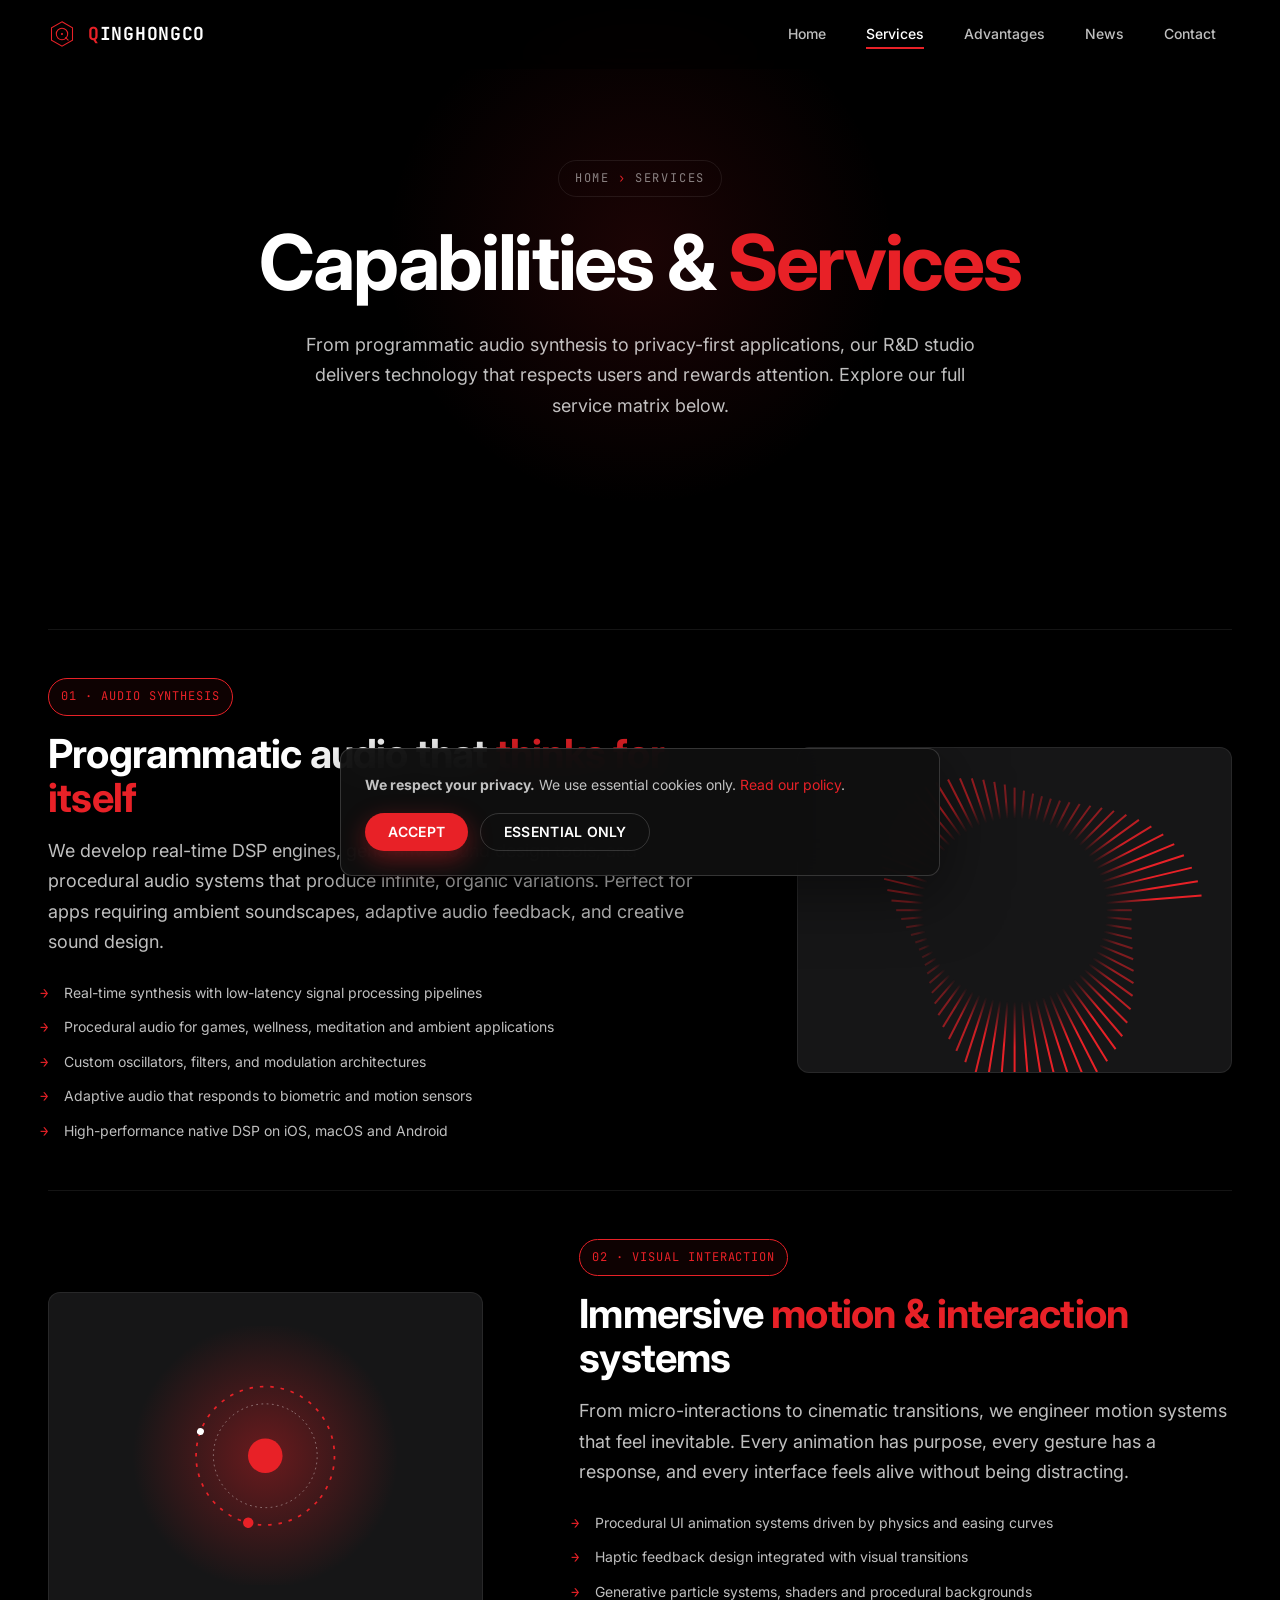
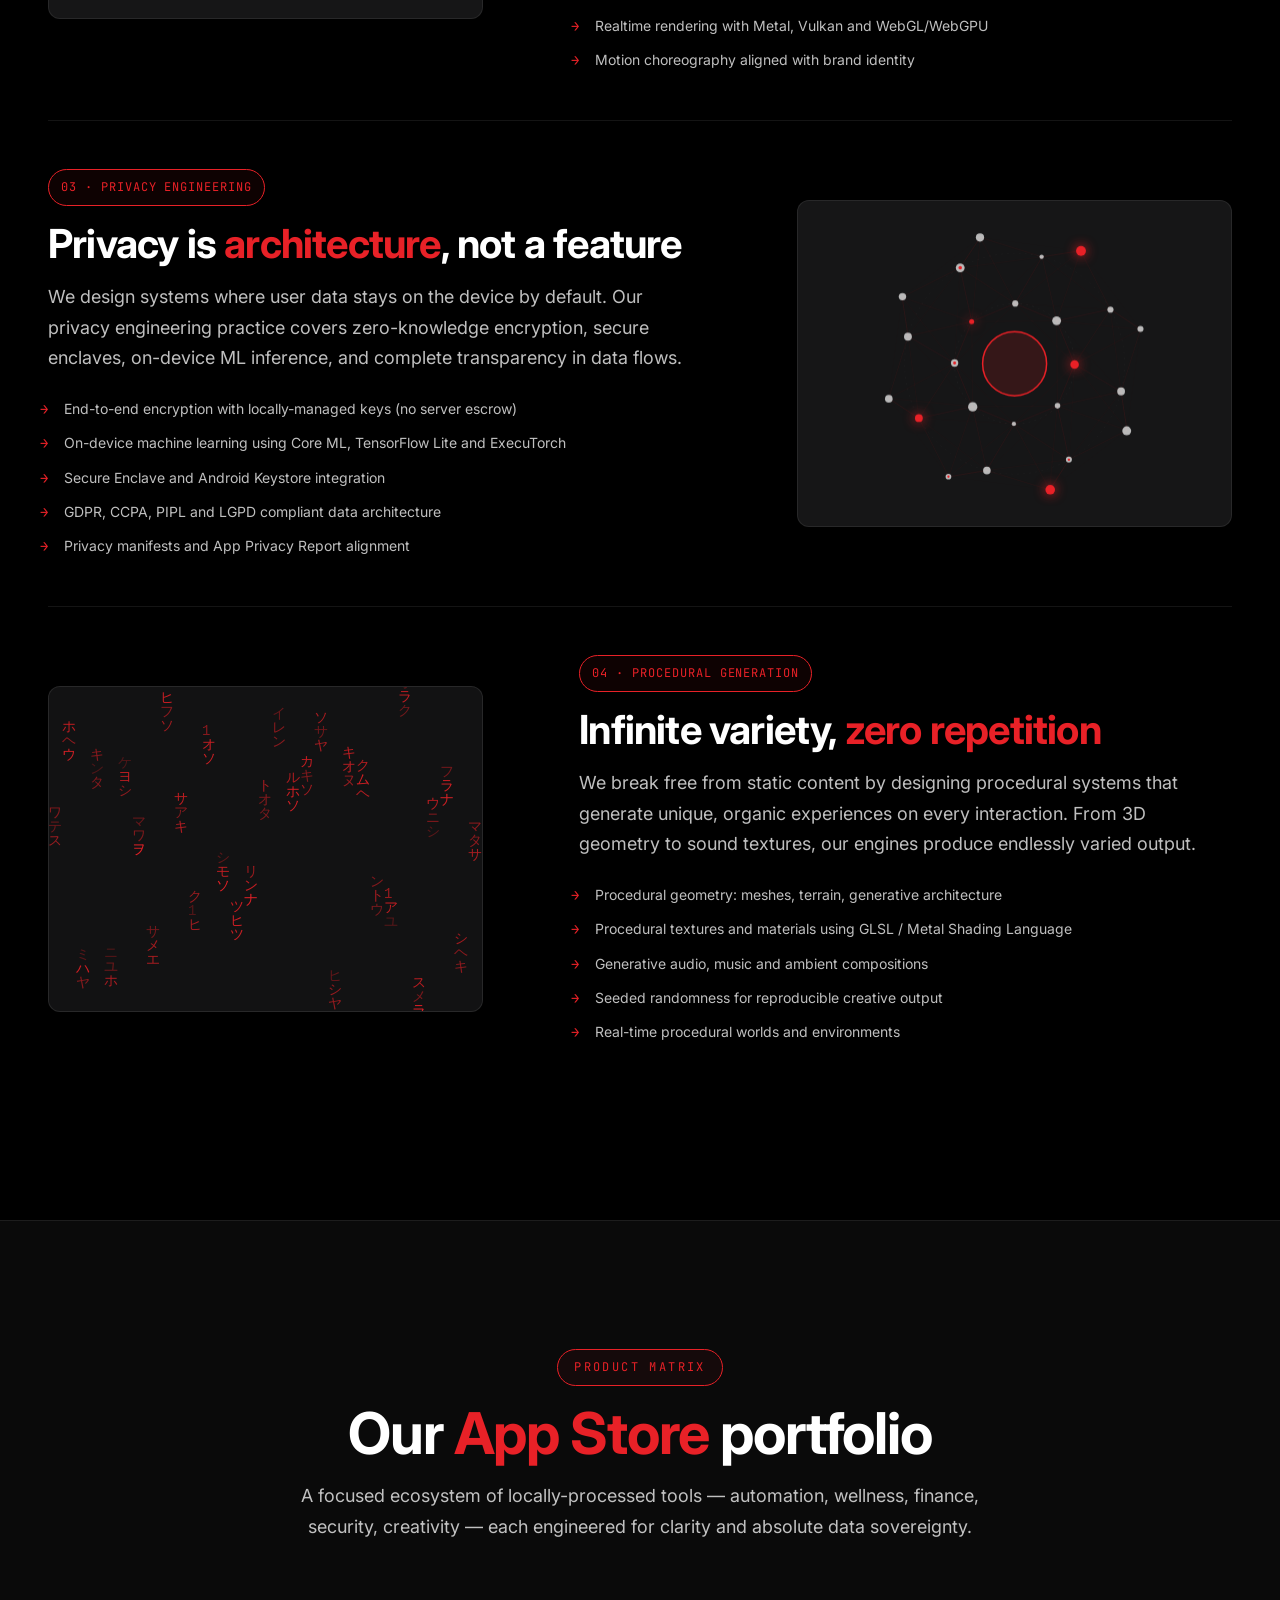
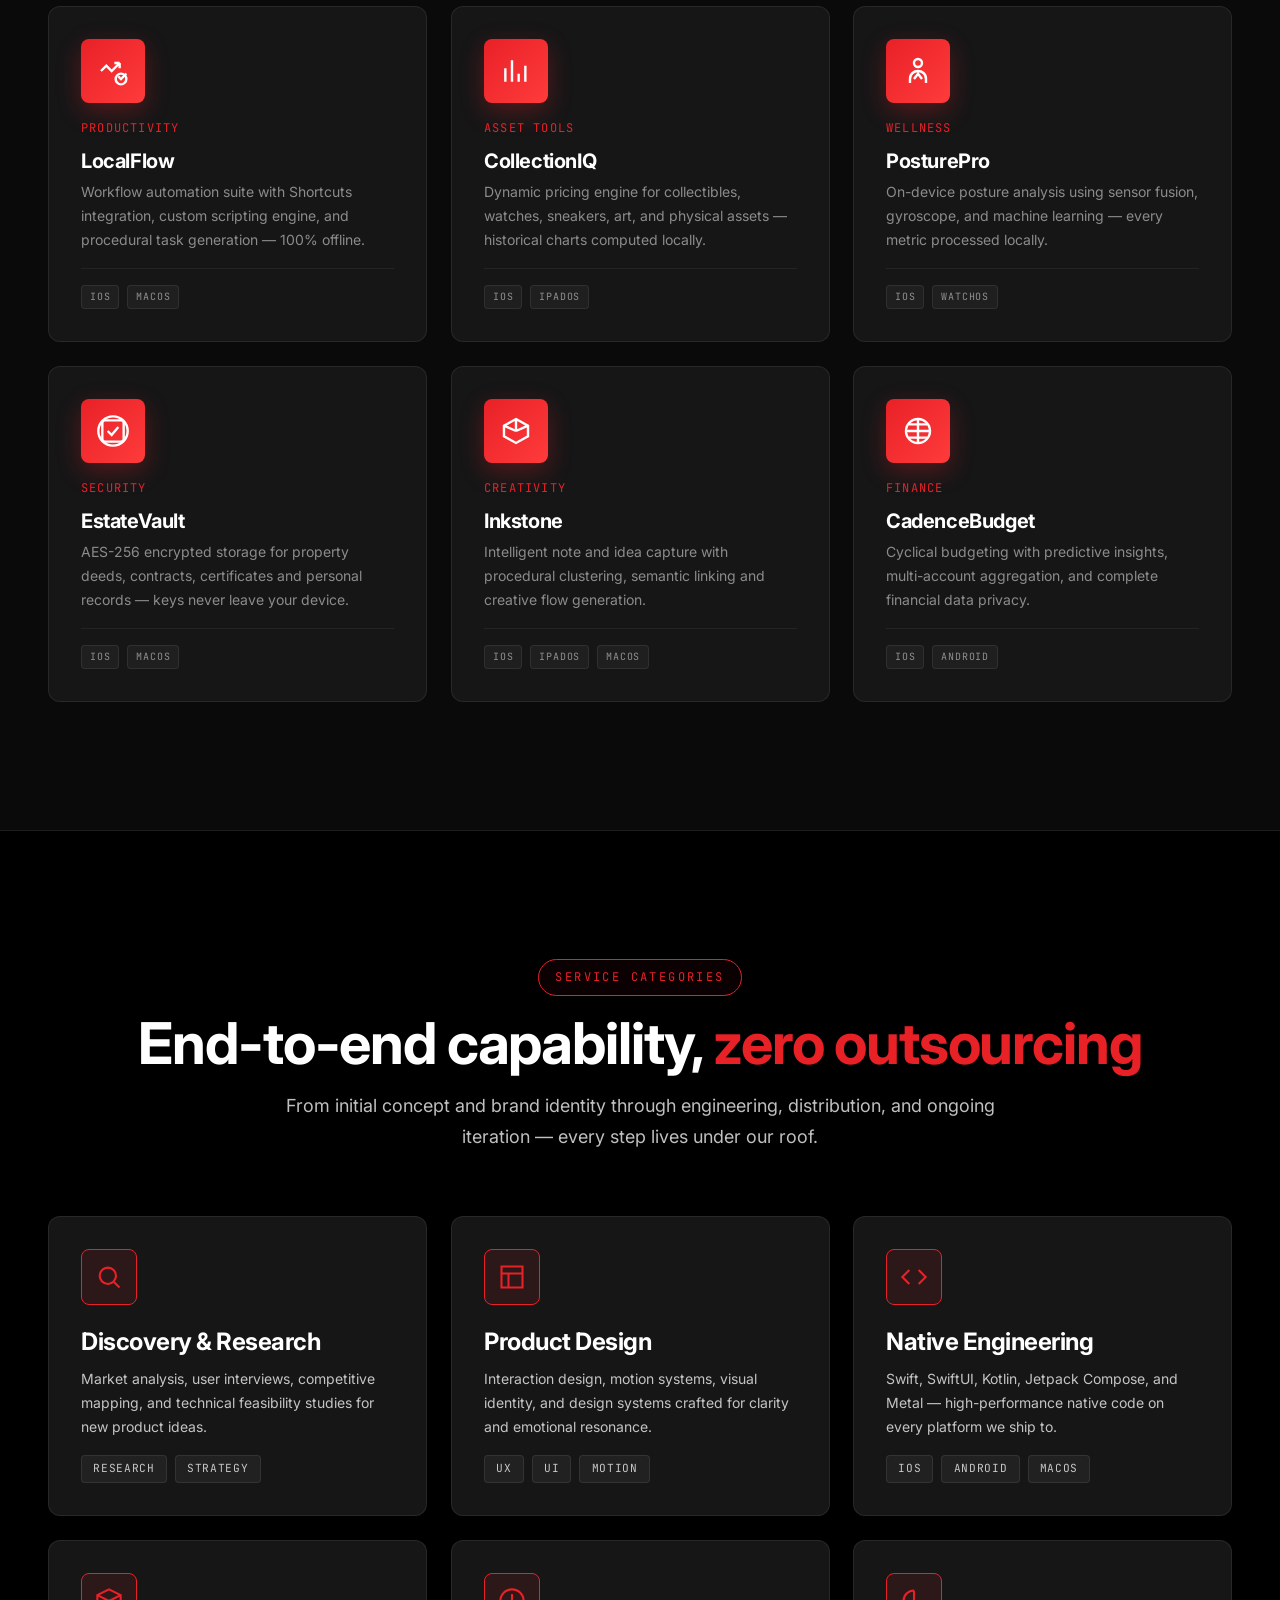
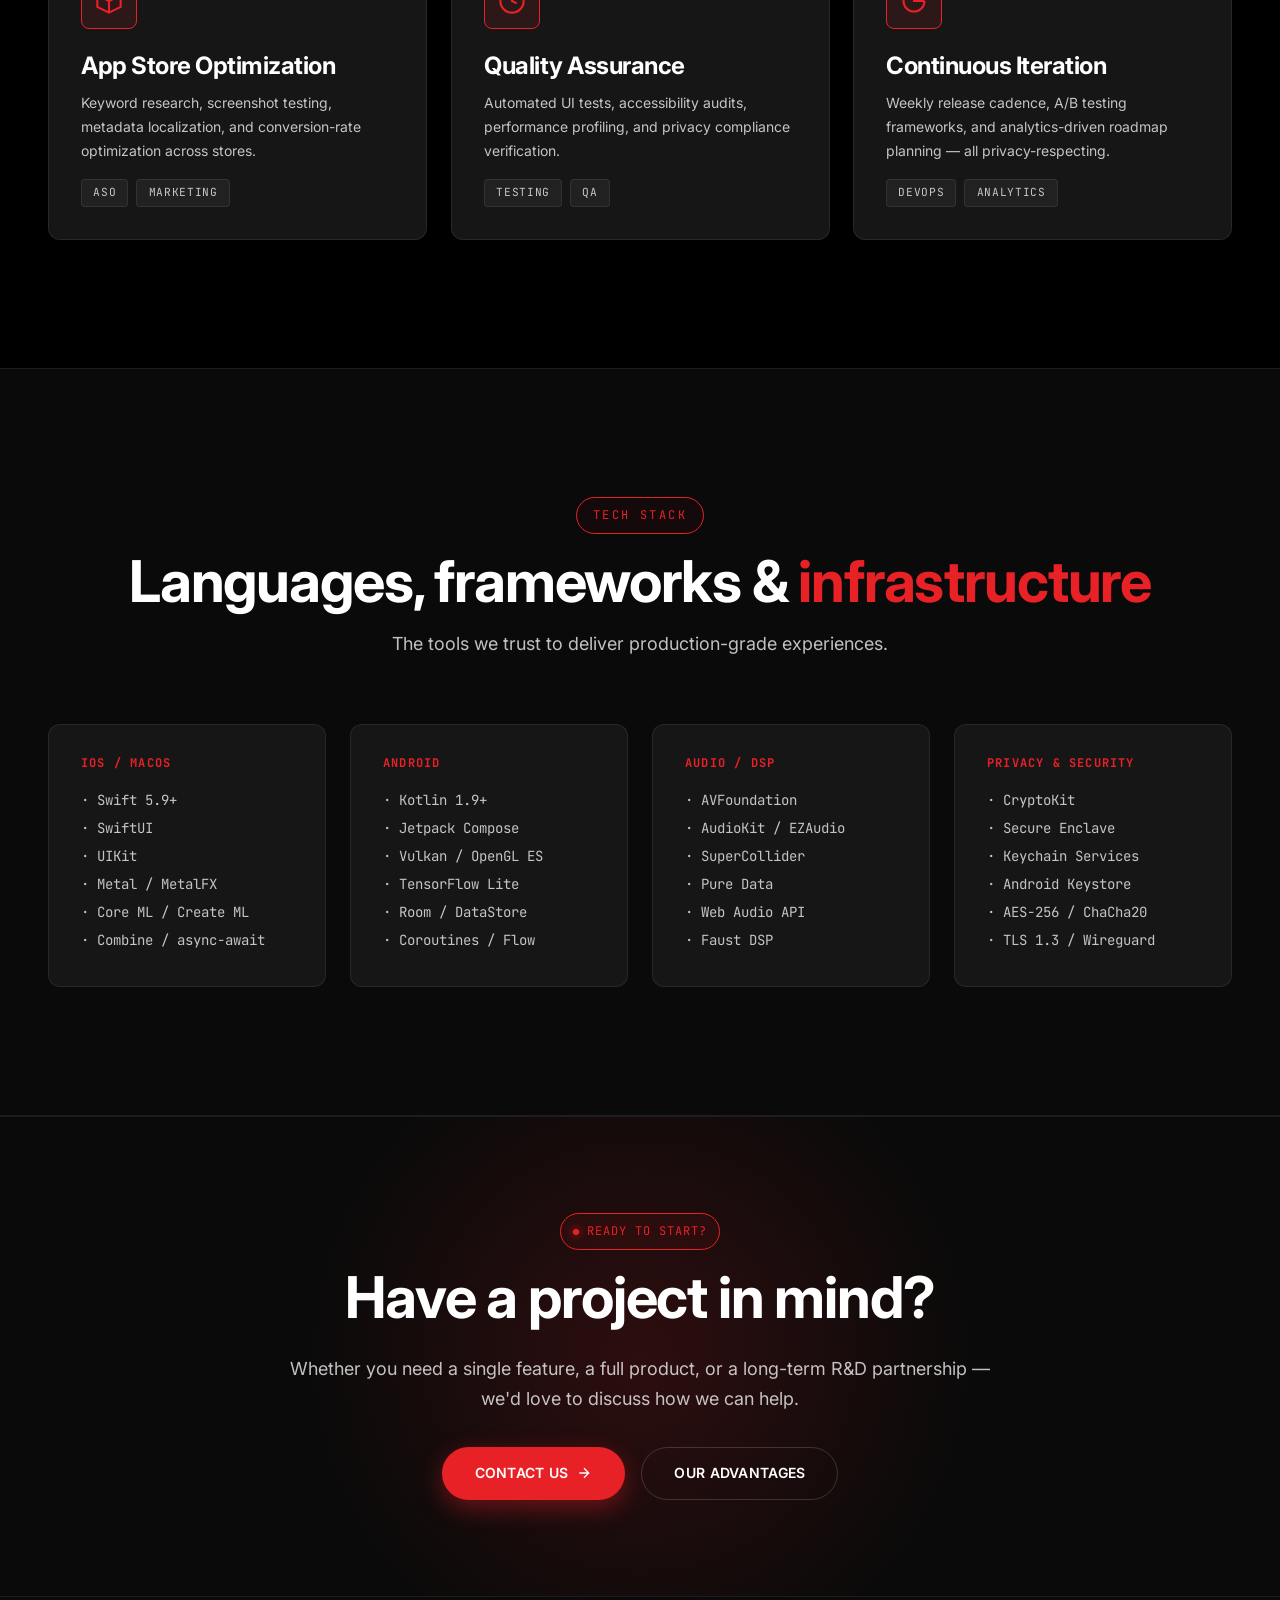
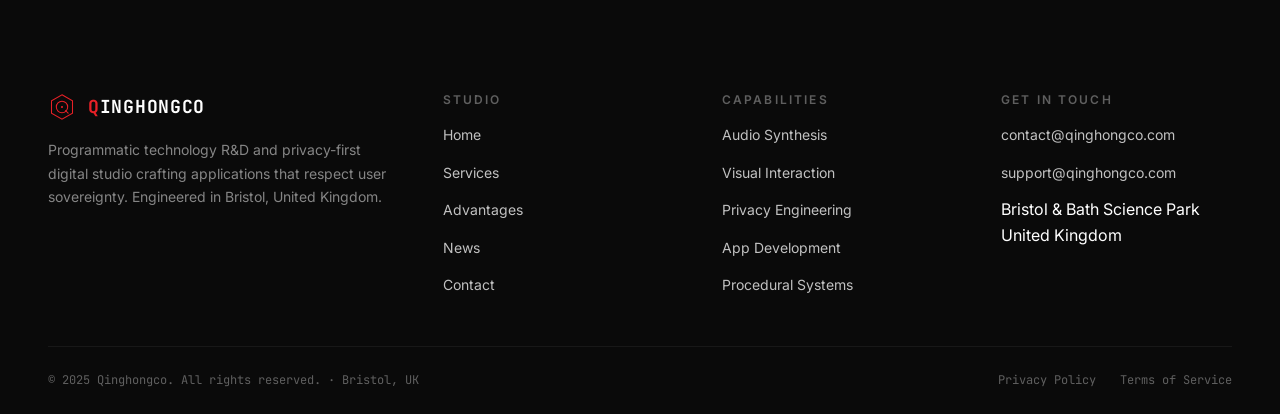
<file: services.html>
<!DOCTYPE html>
<html lang="en">
<head>
    <meta charset="UTF-8">
    <meta name="viewport" content="width=device-width, initial-scale=1.0">
    <title>Services — Programmatic Tech R&D, Audio Synthesis & Privacy-First Apps · Qinghongco</title>
    <meta name="description" content="Explore Qinghongco's R&D services: programmatic audio synthesis, immersive visual interaction design, privacy engineering, local workflow automation, asset valuation, posture coaching, document encryption and more.">
    <meta name="keywords" content="audio synthesis service, visual interaction design, privacy engineering, app development, Bristol UK, programmatic technology, local-first apps">
    <meta name="robots" content="index, follow">
    <link rel="canonical" href="https://qinghongco.com/services.html">
    <meta property="og:type" content="website">
    <meta property="og:url" content="https://qinghongco.com/services.html">
    <meta property="og:title" content="Services — Qinghongco">
    <meta property="og:description" content="Programmatic technology services and privacy-first application development.">
    <meta name="twitter:card" content="summary_large_image">
    <meta name="geo.region" content="GB-BST">
    <meta name="theme-color" content="#000000">

    <link rel="preconnect" href="https://fonts.googleapis.com">
    <link rel="preconnect" href="https://fonts.gstatic.com" crossorigin>
    <link href="https://fonts.googleapis.com/css2?family=Inter:wght@300;400;500;600;700;800;900&family=JetBrains+Mono:wght@400;500;600;700&display=swap" rel="stylesheet">
    <link rel="stylesheet" href="css/global.css">
    <link rel="stylesheet" href="css/animations.css">
    <link rel="stylesheet" href="css/pages.css">
    <link rel="icon" type="image/svg+xml" href="data:image/svg+xml,%3Csvg xmlns='http://www.w3.org/2000/svg' viewBox='0 0 64 64'%3E%3Cpath d='M32 4L56 18v28L32 60 8 46V18z' fill='none' stroke='%23e82127' stroke-width='3'/%3E%3Ccircle cx='32' cy='32' r='13' fill='none' stroke='%23e82127' stroke-width='3'/%3E%3Ccircle cx='32' cy='32' r='3' fill='%23e82127'/%3E%3C/svg%3E">

    <script type="application/ld+json">
    {
        "@context": "https://schema.org",
        "@type": "Service",
        "serviceType": "Programmatic Technology R&D",
        "provider": {
            "@type": "Organization",
            "name": "Qinghongco",
            "url": "https://qinghongco.com"
        },
        "areaServed": "Worldwide",
        "description": "Programmatic audio synthesis, immersive visual interaction design, and privacy-first application development."
    }
    </script>
</head>
<body>

<nav class="site-nav" role="navigation" aria-label="Primary">
    <div class="nav-inner">
        <a href="index.html" class="nav-brand" aria-label="Qinghongco Home">
            <svg width="32" height="32" viewBox="0 0 64 64" fill="none" aria-hidden="true">
                <path d="M32 4 L56 18 L56 46 L32 60 L8 46 L8 18 Z" fill="none" stroke="#e82127" stroke-width="2.4"/>
                <circle cx="32" cy="32" r="13" fill="none" stroke="#e82127" stroke-width="2.4"/>
                <path d="M40 40 L46 46" stroke="#e82127" stroke-width="2.4" stroke-linecap="round"/>
                <circle cx="32" cy="32" r="2.4" fill="#e82127"/>
            </svg>
            <span><span class="brand-mark">Q</span>inghongco</span>
        </a>
        <ul class="nav-list">
            <li><a href="index.html" class="nav-link">Home</a></li>
            <li><a href="services.html" class="nav-link">Services</a></li>
            <li><a href="advantages.html" class="nav-link">Advantages</a></li>
            <li><a href="news.html" class="nav-link">News</a></li>
            <li><a href="contact.html" class="nav-link">Contact</a></li>
        </ul>
        <button class="nav-toggle" aria-label="Toggle navigation">
            <span></span><span></span><span></span>
        </button>
    </div>
</nav>

<!-- ============ PAGE HERO ============ -->
<section class="page-hero">
    <div class="container page-hero-content">
        <div class="breadcrumb">
            <a href="index.html">Home</a>
            <span class="sep">›</span>
            <span>Services</span>
        </div>
        <h1>Capabilities & <span class="text-accent">Services</span></h1>
        <p>From programmatic audio synthesis to privacy-first applications, our R&D studio delivers technology that respects users and rewards attention. Explore our full service matrix below.</p>
    </div>
</section>

<!-- ============ AUDIO SYNTHESIS ============ -->
<section class="section" id="audio">
    <div class="container">
        <div class="capability-row">
            <div class="capability-content reveal-left">
                <span class="badge badge-accent mb-4">01 · Audio Synthesis</span>
                <h3>Programmatic audio that <span class="text-accent">thinks for itself</span></h3>
                <p>We develop real-time DSP engines, generative sound design tools, and procedural audio systems that produce infinite, organic variations. Perfect for apps requiring ambient soundscapes, adaptive audio feedback, and creative sound design.</p>
                <ul class="capability-list">
                    <li>Real-time synthesis with low-latency signal processing pipelines</li>
                    <li>Procedural audio for games, wellness, meditation and ambient applications</li>
                    <li>Custom oscillators, filters, and modulation architectures</li>
                    <li>Adaptive audio that responds to biometric and motion sensors</li>
                    <li>High-performance native DSP on iOS, macOS and Android</li>
                </ul>
            </div>
            <div class="capability-visual reveal-right">
                <canvas id="waveform-canvas" style="width:100%;height:100%;"></canvas>
            </div>
        </div>

        <div class="capability-row reverse">
            <div class="capability-content reveal-right">
                <span class="badge badge-accent mb-4">02 · Visual Interaction</span>
                <h3>Immersive <span class="text-accent">motion & interaction</span> systems</h3>
                <p>From micro-interactions to cinematic transitions, we engineer motion systems that feel inevitable. Every animation has purpose, every gesture has a response, and every interface feels alive without being distracting.</p>
                <ul class="capability-list">
                    <li>Procedural UI animation systems driven by physics and easing curves</li>
                    <li>Haptic feedback design integrated with visual transitions</li>
                    <li>Generative particle systems, shaders and procedural backgrounds</li>
                    <li>Realtime rendering with Metal, Vulkan and WebGL/WebGPU</li>
                    <li>Motion choreography aligned with brand identity</li>
                </ul>
            </div>
            <div class="capability-visual reveal-left">
                <div style="width:100%;height:100%;display:flex;align-items:center;justify-content:center;position:relative;overflow:hidden;">
                    <svg width="80%" height="80%" viewBox="0 0 400 300">
                        <defs>
                            <radialGradient id="vg1" cx="50%" cy="50%"><stop offset="0%" stop-color="#e82127" stop-opacity="0.4"/><stop offset="100%" stop-color="#e82127" stop-opacity="0"/></radialGradient>
                        </defs>
                        <circle cx="200" cy="150" r="140" fill="url(#vg1)">
                            <animate attributeName="r" values="120;160;120" dur="4s" repeatCount="indefinite"/>
                        </circle>
                        <circle cx="200" cy="150" r="80" fill="none" stroke="#e82127" stroke-width="2" stroke-dasharray="4 8">
                            <animateTransform attributeName="transform" type="rotate" from="0 200 150" to="360 200 150" dur="20s" repeatCount="indefinite"/>
                        </circle>
                        <circle cx="200" cy="150" r="60" fill="none" stroke="#ffffff" stroke-opacity="0.4" stroke-width="1" stroke-dasharray="2 4">
                            <animateTransform attributeName="transform" type="rotate" from="360 200 150" to="0 200 150" dur="15s" repeatCount="indefinite"/>
                        </circle>
                        <circle cx="200" cy="150" r="20" fill="#e82127"/>
                        <circle cx="280" cy="150" r="6" fill="#e82127">
                            <animateTransform attributeName="transform" type="rotate" from="0 200 150" to="360 200 150" dur="8s" repeatCount="indefinite"/>
                        </circle>
                        <circle cx="200" cy="70" r="4" fill="#fff">
                            <animateTransform attributeName="transform" type="rotate" from="0 200 150" to="-360 200 150" dur="12s" repeatCount="indefinite"/>
                        </circle>
                    </svg>
                </div>
            </div>
        </div>

        <div class="capability-row">
            <div class="capability-content reveal-left">
                <span class="badge badge-accent mb-4">03 · Privacy Engineering</span>
                <h3>Privacy is <span class="text-accent">architecture</span>, not a feature</h3>
                <p>We design systems where user data stays on the device by default. Our privacy engineering practice covers zero-knowledge encryption, secure enclaves, on-device ML inference, and complete transparency in data flows.</p>
                <ul class="capability-list">
                    <li>End-to-end encryption with locally-managed keys (no server escrow)</li>
                    <li>On-device machine learning using Core ML, TensorFlow Lite and ExecuTorch</li>
                    <li>Secure Enclave and Android Keystore integration</li>
                    <li>GDPR, CCPA, PIPL and LGPD compliant data architecture</li>
                    <li>Privacy manifests and App Privacy Report alignment</li>
                </ul>
            </div>
            <div class="capability-visual reveal-right">
                <canvas id="orbit-canvas" style="width:100%;height:100%;"></canvas>
            </div>
        </div>

        <div class="capability-row reverse">
            <div class="capability-content reveal-right">
                <span class="badge badge-accent mb-4">04 · Procedural Generation</span>
                <h3>Infinite variety, <span class="text-accent">zero repetition</span></h3>
                <p>We break free from static content by designing procedural systems that generate unique, organic experiences on every interaction. From 3D geometry to sound textures, our engines produce endlessly varied output.</p>
                <ul class="capability-list">
                    <li>Procedural geometry: meshes, terrain, generative architecture</li>
                    <li>Procedural textures and materials using GLSL / Metal Shading Language</li>
                    <li>Generative audio, music and ambient compositions</li>
                    <li>Seeded randomness for reproducible creative output</li>
                    <li>Real-time procedural worlds and environments</li>
                </ul>
            </div>
            <div class="capability-visual reveal-left">
                <canvas id="matrix-canvas" style="width:100%;height:100%;"></canvas>
            </div>
        </div>
    </div>
</section>

<!-- ============ APP PRODUCT MATRIX ============ -->
<section class="section" id="apps" style="background: var(--color-bg-soft); border-top: 1px solid var(--color-border); border-bottom: 1px solid var(--color-border);">
    <div class="container">
        <div class="section-title">
            <span class="eyebrow">Product Matrix</span>
            <h2>Our <span class="text-accent">App Store</span> portfolio</h2>
            <p>A focused ecosystem of locally-processed tools — automation, wellness, finance, security, creativity — each engineered for clarity and absolute data sovereignty.</p>
        </div>

        <div class="app-grid">
            <article class="app-card reveal">
                <div class="app-icon">
                    <svg viewBox="0 0 24 24" fill="none" stroke="currentColor" stroke-width="1.8"><path d="M3 12 L7 8 L11 12 L17 6 M17 6 H13 M17 6 V10"/><circle cx="18" cy="18" r="4"/><path d="M16 16 L18 18 L22 14"/></svg>
                </div>
                <div class="app-category">Productivity</div>
                <h4>LocalFlow</h4>
                <p>Workflow automation suite with Shortcuts integration, custom scripting engine, and procedural task generation — 100% offline.</p>
                <div class="platforms">
                    <span class="platform-tag">iOS</span>
                    <span class="platform-tag">macOS</span>
                </div>
            </article>

            <article class="app-card reveal stagger-1">
                <div class="app-icon">
                    <svg viewBox="0 0 24 24" fill="none" stroke="currentColor" stroke-width="1.8"><path d="M4 20 L4 10 M9 20 L9 4 M14 20 L14 14 M19 20 L19 8"/></svg>
                </div>
                <div class="app-category">Asset Tools</div>
                <h4>CollectionIQ</h4>
                <p>Dynamic pricing engine for collectibles, watches, sneakers, art, and physical assets — historical charts computed locally.</p>
                <div class="platforms">
                    <span class="platform-tag">iOS</span>
                    <span class="platform-tag">iPadOS</span>
                </div>
            </article>

            <article class="app-card reveal stagger-2">
                <div class="app-icon">
                    <svg viewBox="0 0 24 24" fill="none" stroke="currentColor" stroke-width="1.8"><circle cx="12" cy="6" r="3"/><path d="M6 21 V18 C6 14 9 12 12 12 C15 12 18 14 18 18 V21 M9 18 L12 14 L15 18"/></svg>
                </div>
                <div class="app-category">Wellness</div>
                <h4>PosturePro</h4>
                <p>On-device posture analysis using sensor fusion, gyroscope, and machine learning — every metric processed locally.</p>
                <div class="platforms">
                    <span class="platform-tag">iOS</span>
                    <span class="platform-tag">watchOS</span>
                </div>
            </article>

            <article class="app-card reveal stagger-3">
                <div class="app-icon">
                    <svg viewBox="0 0 24 24" fill="none" stroke="currentColor" stroke-width="1.8"><rect x="4" y="4" width="16" height="16" rx="2"/><path d="M8 12 L11 15 L16 9"/><circle cx="12" cy="12" r="11"/></svg>
                </div>
                <div class="app-category">Security</div>
                <h4>EstateVault</h4>
                <p>AES-256 encrypted storage for property deeds, contracts, certificates and personal records — keys never leave your device.</p>
                <div class="platforms">
                    <span class="platform-tag">iOS</span>
                    <span class="platform-tag">macOS</span>
                </div>
            </article>

            <article class="app-card reveal stagger-4">
                <div class="app-icon">
                    <svg viewBox="0 0 24 24" fill="none" stroke="currentColor" stroke-width="1.8"><path d="M12 3 L21 8 V16 L12 21 L3 16 V8 Z M12 3 V12 M12 12 L21 8 M12 12 L3 8"/></svg>
                </div>
                <div class="app-category">Creativity</div>
                <h4>Inkstone</h4>
                <p>Intelligent note and idea capture with procedural clustering, semantic linking and creative flow generation.</p>
                <div class="platforms">
                    <span class="platform-tag">iOS</span>
                    <span class="platform-tag">iPadOS</span>
                    <span class="platform-tag">macOS</span>
                </div>
            </article>

            <article class="app-card reveal stagger-5">
                <div class="app-icon">
                    <svg viewBox="0 0 24 24" fill="none" stroke="currentColor" stroke-width="1.8"><circle cx="12" cy="12" r="9"/><path d="M12 3 V21 M3 12 H21 M5 7 H19 M5 17 H19"/></svg>
                </div>
                <div class="app-category">Finance</div>
                <h4>CadenceBudget</h4>
                <p>Cyclical budgeting with predictive insights, multi-account aggregation, and complete financial data privacy.</p>
                <div class="platforms">
                    <span class="platform-tag">iOS</span>
                    <span class="platform-tag">Android</span>
                </div>
            </article>
        </div>
    </div>
</section>

<!-- ============ SERVICE CATEGORIES ============ -->
<section class="section" id="procedural">
    <div class="container">
        <div class="section-title">
            <span class="eyebrow">Service Categories</span>
            <h2>End-to-end capability, <span class="text-accent">zero outsourcing</span></h2>
            <p>From initial concept and brand identity through engineering, distribution, and ongoing iteration — every step lives under our roof.</p>
        </div>

        <div class="grid grid-3">
            <div class="service-card reveal">
                <div class="icon-wrap">
                    <svg viewBox="0 0 24 24" fill="none" stroke="currentColor" stroke-width="1.8"><circle cx="11" cy="11" r="7"/><path d="M21 21 L16 16"/></svg>
                </div>
                <h3>Discovery & Research</h3>
                <p>Market analysis, user interviews, competitive mapping, and technical feasibility studies for new product ideas.</p>
                <div class="tags"><span class="tag">Research</span><span class="tag">Strategy</span></div>
            </div>

            <div class="service-card reveal stagger-1">
                <div class="icon-wrap">
                    <svg viewBox="0 0 24 24" fill="none" stroke="currentColor" stroke-width="1.8"><path d="M3 3 L21 3 L21 21 L3 21 Z M3 9 H21 M9 9 V21"/></svg>
                </div>
                <h3>Product Design</h3>
                <p>Interaction design, motion systems, visual identity, and design systems crafted for clarity and emotional resonance.</p>
                <div class="tags"><span class="tag">UX</span><span class="tag">UI</span><span class="tag">Motion</span></div>
            </div>

            <div class="service-card reveal stagger-2">
                <div class="icon-wrap">
                    <svg viewBox="0 0 24 24" fill="none" stroke="currentColor" stroke-width="1.8"><path d="M8 6 L2 12 L8 18 M16 6 L22 12 L16 18"/></svg>
                </div>
                <h3>Native Engineering</h3>
                <p>Swift, SwiftUI, Kotlin, Jetpack Compose, and Metal — high-performance native code on every platform we ship to.</p>
                <div class="tags"><span class="tag">iOS</span><span class="tag">Android</span><span class="tag">macOS</span></div>
            </div>

            <div class="service-card reveal stagger-3">
                <div class="icon-wrap">
                    <svg viewBox="0 0 24 24" fill="none" stroke="currentColor" stroke-width="1.8"><path d="M12 2 L22 7 V17 L12 22 L2 17 V7 Z M12 22 V12 M2 7 L12 12 L22 7"/></svg>
                </div>
                <h3>App Store Optimization</h3>
                <p>Keyword research, screenshot testing, metadata localization, and conversion-rate optimization across stores.</p>
                <div class="tags"><span class="tag">ASO</span><span class="tag">Marketing</span></div>
            </div>

            <div class="service-card reveal stagger-4">
                <div class="icon-wrap">
                    <svg viewBox="0 0 24 24" fill="none" stroke="currentColor" stroke-width="1.8"><circle cx="12" cy="12" r="10"/><path d="M12 6 V12 L16 14"/></svg>
                </div>
                <h3>Quality Assurance</h3>
                <p>Automated UI tests, accessibility audits, performance profiling, and privacy compliance verification.</p>
                <div class="tags"><span class="tag">Testing</span><span class="tag">QA</span></div>
            </div>

            <div class="service-card reveal stagger-5">
                <div class="icon-wrap">
                    <svg viewBox="0 0 24 24" fill="none" stroke="currentColor" stroke-width="1.8"><path d="M21 12 A9 9 0 1 1 12 3 M21 12 A9 9 0 0 1 12 21 M21 12 H12 V3"/></svg>
                </div>
                <h3>Continuous Iteration</h3>
                <p>Weekly release cadence, A/B testing frameworks, and analytics-driven roadmap planning — all privacy-respecting.</p>
                <div class="tags"><span class="tag">DevOps</span><span class="tag">Analytics</span></div>
            </div>
        </div>
    </div>
</section>

<!-- ============ TECH STACK ============ -->
<section class="section" style="background: var(--color-bg-soft); border-top: 1px solid var(--color-border); border-bottom: 1px solid var(--color-border);">
    <div class="container">
        <div class="section-title">
            <span class="eyebrow">Tech Stack</span>
            <h2>Languages, frameworks & <span class="text-accent">infrastructure</span></h2>
            <p>The tools we trust to deliver production-grade experiences.</p>
        </div>

        <div class="grid grid-4">
            <div class="card reveal">
                <h5 style="margin-bottom:var(--space-4); color: var(--color-accent); font-family: var(--font-mono); font-size: var(--fs-xs); text-transform: uppercase; letter-spacing: 0.1em;">iOS / macOS</h5>
                <ul style="font-family: var(--font-mono); font-size: var(--fs-sm); line-height: 2; color: var(--color-text-secondary);">
                    <li>· Swift 5.9+</li>
                    <li>· SwiftUI</li>
                    <li>· UIKit</li>
                    <li>· Metal / MetalFX</li>
                    <li>· Core ML / Create ML</li>
                    <li>· Combine / async-await</li>
                </ul>
            </div>
            <div class="card reveal stagger-1">
                <h5 style="margin-bottom:var(--space-4); color: var(--color-accent); font-family: var(--font-mono); font-size: var(--fs-xs); text-transform: uppercase; letter-spacing: 0.1em;">Android</h5>
                <ul style="font-family: var(--font-mono); font-size: var(--fs-sm); line-height: 2; color: var(--color-text-secondary);">
                    <li>· Kotlin 1.9+</li>
                    <li>· Jetpack Compose</li>
                    <li>· Vulkan / OpenGL ES</li>
                    <li>· TensorFlow Lite</li>
                    <li>· Room / DataStore</li>
                    <li>· Coroutines / Flow</li>
                </ul>
            </div>
            <div class="card reveal stagger-2">
                <h5 style="margin-bottom:var(--space-4); color: var(--color-accent); font-family: var(--font-mono); font-size: var(--fs-xs); text-transform: uppercase; letter-spacing: 0.1em;">Audio / DSP</h5>
                <ul style="font-family: var(--font-mono); font-size: var(--fs-sm); line-height: 2; color: var(--color-text-secondary);">
                    <li>· AVFoundation</li>
                    <li>· AudioKit / EZAudio</li>
                    <li>· SuperCollider</li>
                    <li>· Pure Data</li>
                    <li>· Web Audio API</li>
                    <li>· Faust DSP</li>
                </ul>
            </div>
            <div class="card reveal stagger-3">
                <h5 style="margin-bottom:var(--space-4); color: var(--color-accent); font-family: var(--font-mono); font-size: var(--fs-xs); text-transform: uppercase; letter-spacing: 0.1em;">Privacy & Security</h5>
                <ul style="font-family: var(--font-mono); font-size: var(--fs-sm); line-height: 2; color: var(--color-text-secondary);">
                    <li>· CryptoKit</li>
                    <li>· Secure Enclave</li>
                    <li>· Keychain Services</li>
                    <li>· Android Keystore</li>
                    <li>· AES-256 / ChaCha20</li>
                    <li>· TLS 1.3 / Wireguard</li>
                </ul>
            </div>
        </div>
    </div>
</section>

<!-- ============ CTA ============ -->
<section class="cta-section">
    <div class="container">
        <div class="cta-content reveal">
            <span class="badge badge-accent mb-4"><span class="badge-dot"></span> Ready to start?</span>
            <h2>Have a project in mind?</h2>
            <p>Whether you need a single feature, a full product, or a long-term R&D partnership — we'd love to discuss how we can help.</p>
            <div class="cta-actions">
                <a href="contact.html" class="btn btn-primary">Contact Us <svg width="16" height="16" viewBox="0 0 24 24" fill="none" stroke="currentColor" stroke-width="2"><path d="M5 12h14M12 5l7 7-7 7"/></svg></a>
                <a href="advantages.html" class="btn btn-secondary">Our Advantages</a>
            </div>
        </div>
    </div>
</section>

<!-- ============ FOOTER ============ -->
<footer class="site-footer">
    <div class="container">
        <div class="footer-grid">
            <div class="footer-brand">
                <a href="index.html" class="nav-brand">
                    <svg width="32" height="32" viewBox="0 0 64 64" fill="none" aria-hidden="true">
                        <path d="M32 4 L56 18 L56 46 L32 60 L8 46 L8 18 Z" fill="none" stroke="#e82127" stroke-width="2.4"/>
                        <circle cx="32" cy="32" r="13" fill="none" stroke="#e82127" stroke-width="2.4"/>
                        <path d="M40 40 L46 46" stroke="#e82127" stroke-width="2.4" stroke-linecap="round"/>
                        <circle cx="32" cy="32" r="2.4" fill="#e82127"/>
                    </svg>
                    <span><span class="brand-mark">Q</span>inghongco</span>
                </a>
                <p>Programmatic technology R&D and privacy-first digital studio crafting applications that respect user sovereignty. Engineered in Bristol, United Kingdom.</p>
            </div>
            <div class="footer-col">
                <h6>Studio</h6>
                <ul>
                    <li><a href="index.html">Home</a></li>
                    <li><a href="services.html">Services</a></li>
                    <li><a href="advantages.html">Advantages</a></li>
                    <li><a href="news.html">News</a></li>
                    <li><a href="contact.html">Contact</a></li>
                </ul>
            </div>
            <div class="footer-col">
                <h6>Capabilities</h6>
                <ul>
                    <li><a href="services.html#audio">Audio Synthesis</a></li>
                    <li><a href="services.html#visual">Visual Interaction</a></li>
                    <li><a href="services.html#privacy">Privacy Engineering</a></li>
                    <li><a href="services.html#apps">App Development</a></li>
                    <li><a href="services.html#procedural">Procedural Systems</a></li>
                </ul>
            </div>
            <div class="footer-col">
                <h6>Get in Touch</h6>
                <ul>
                    <li><a href="mailto:contact@qinghongco.com">contact@qinghongco.com</a></li>
                    <li><a href="mailto:support@qinghongco.com">support@qinghongco.com</a></li>
                    <li>Bristol & Bath Science Park<br>United Kingdom</li>
                </ul>
            </div>
        </div>
        <div class="footer-bottom">
            <span>© 2025 Qinghongco. All rights reserved. · Bristol, UK</span>
            <div class="legal-links">
                <a href="privacy.html">Privacy Policy</a>
                <a href="terms.html">Terms of Service</a>
            </div>
        </div>
    </div>
</footer>

<div class="cookie-banner" role="dialog" aria-label="Cookie consent">
    <p><strong>We respect your privacy.</strong> We use essential cookies only. <a href="privacy.html" style="color:var(--color-accent);">Read our policy</a>.</p>
    <div class="cookie-actions">
        <button class="btn btn-primary" data-cookie="accept" style="padding:0.6rem 1.4rem;">Accept</button>
        <button class="btn btn-secondary" data-cookie="essential" style="padding:0.6rem 1.4rem;">Essential Only</button>
    </div>
</div>

<script src="js/main.js" defer></script>
<script src="js/canvas.js" defer></script>
</body>
</html>
</file>
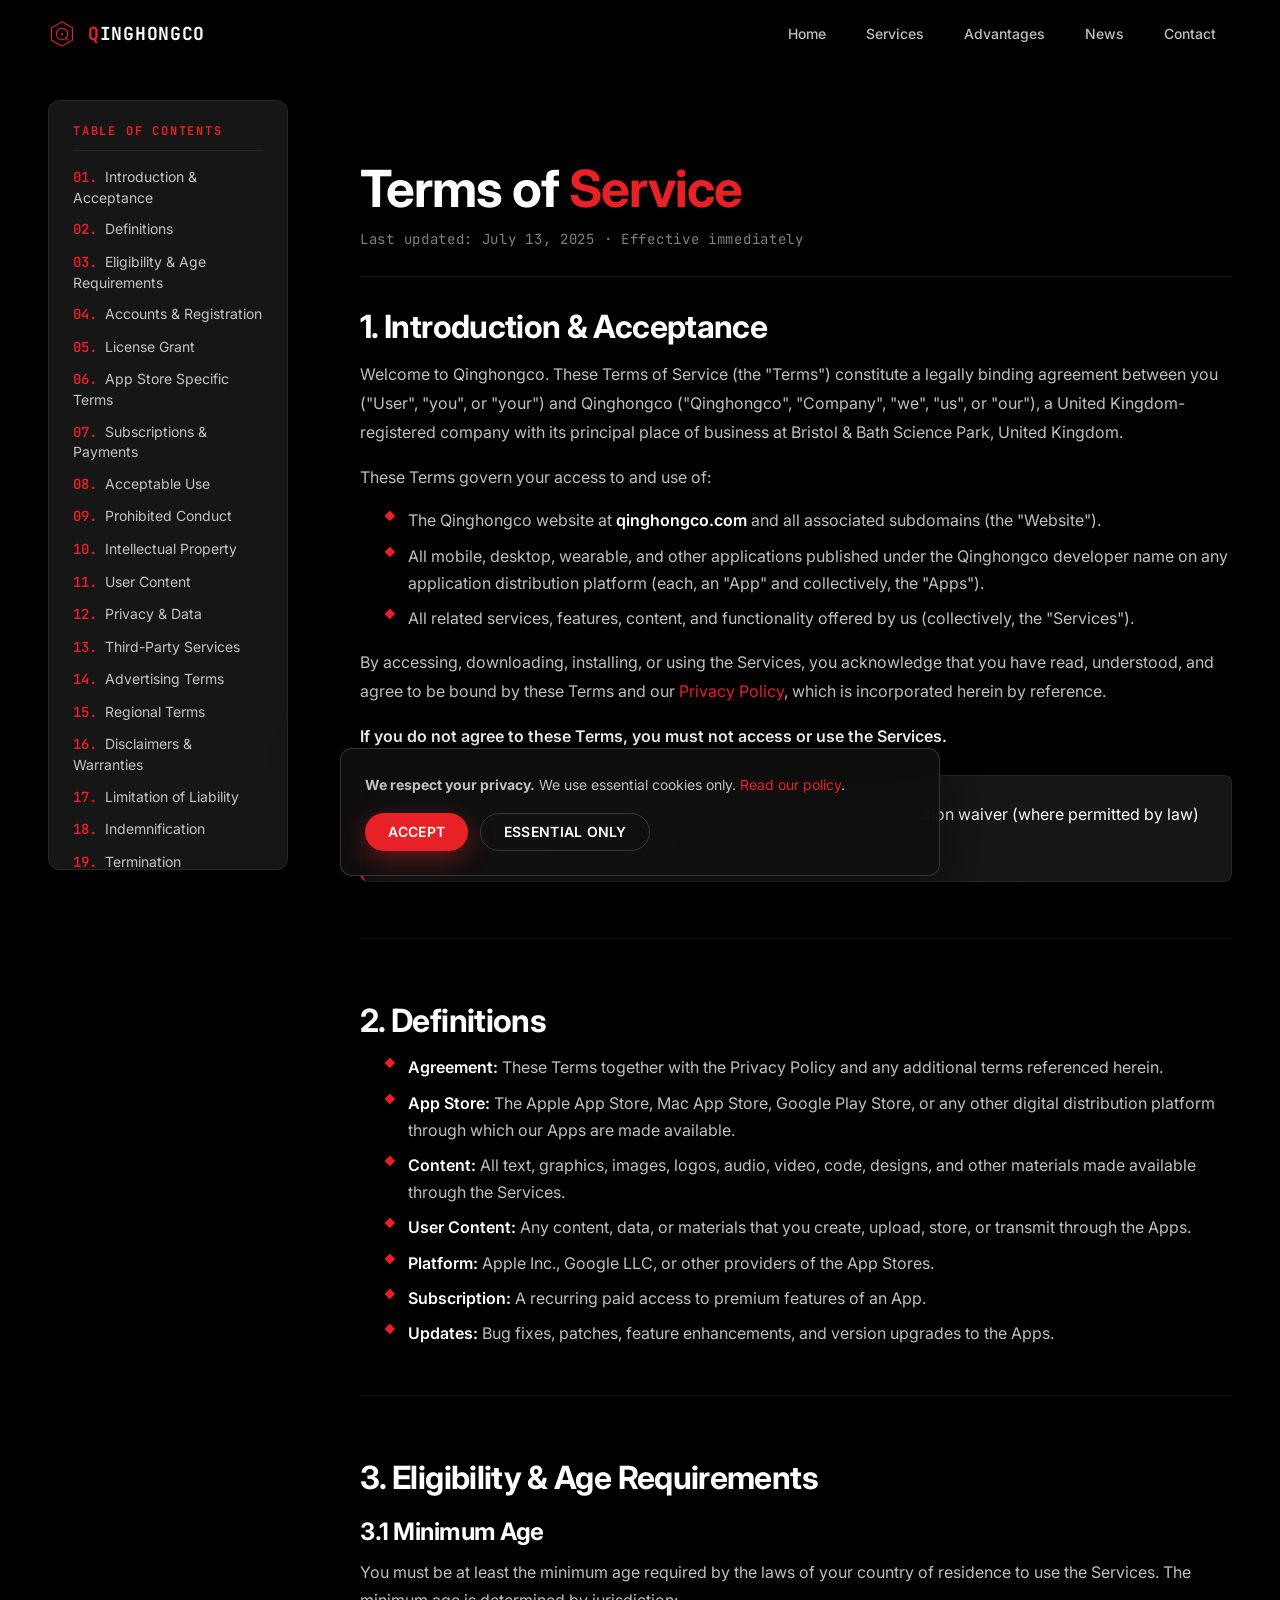
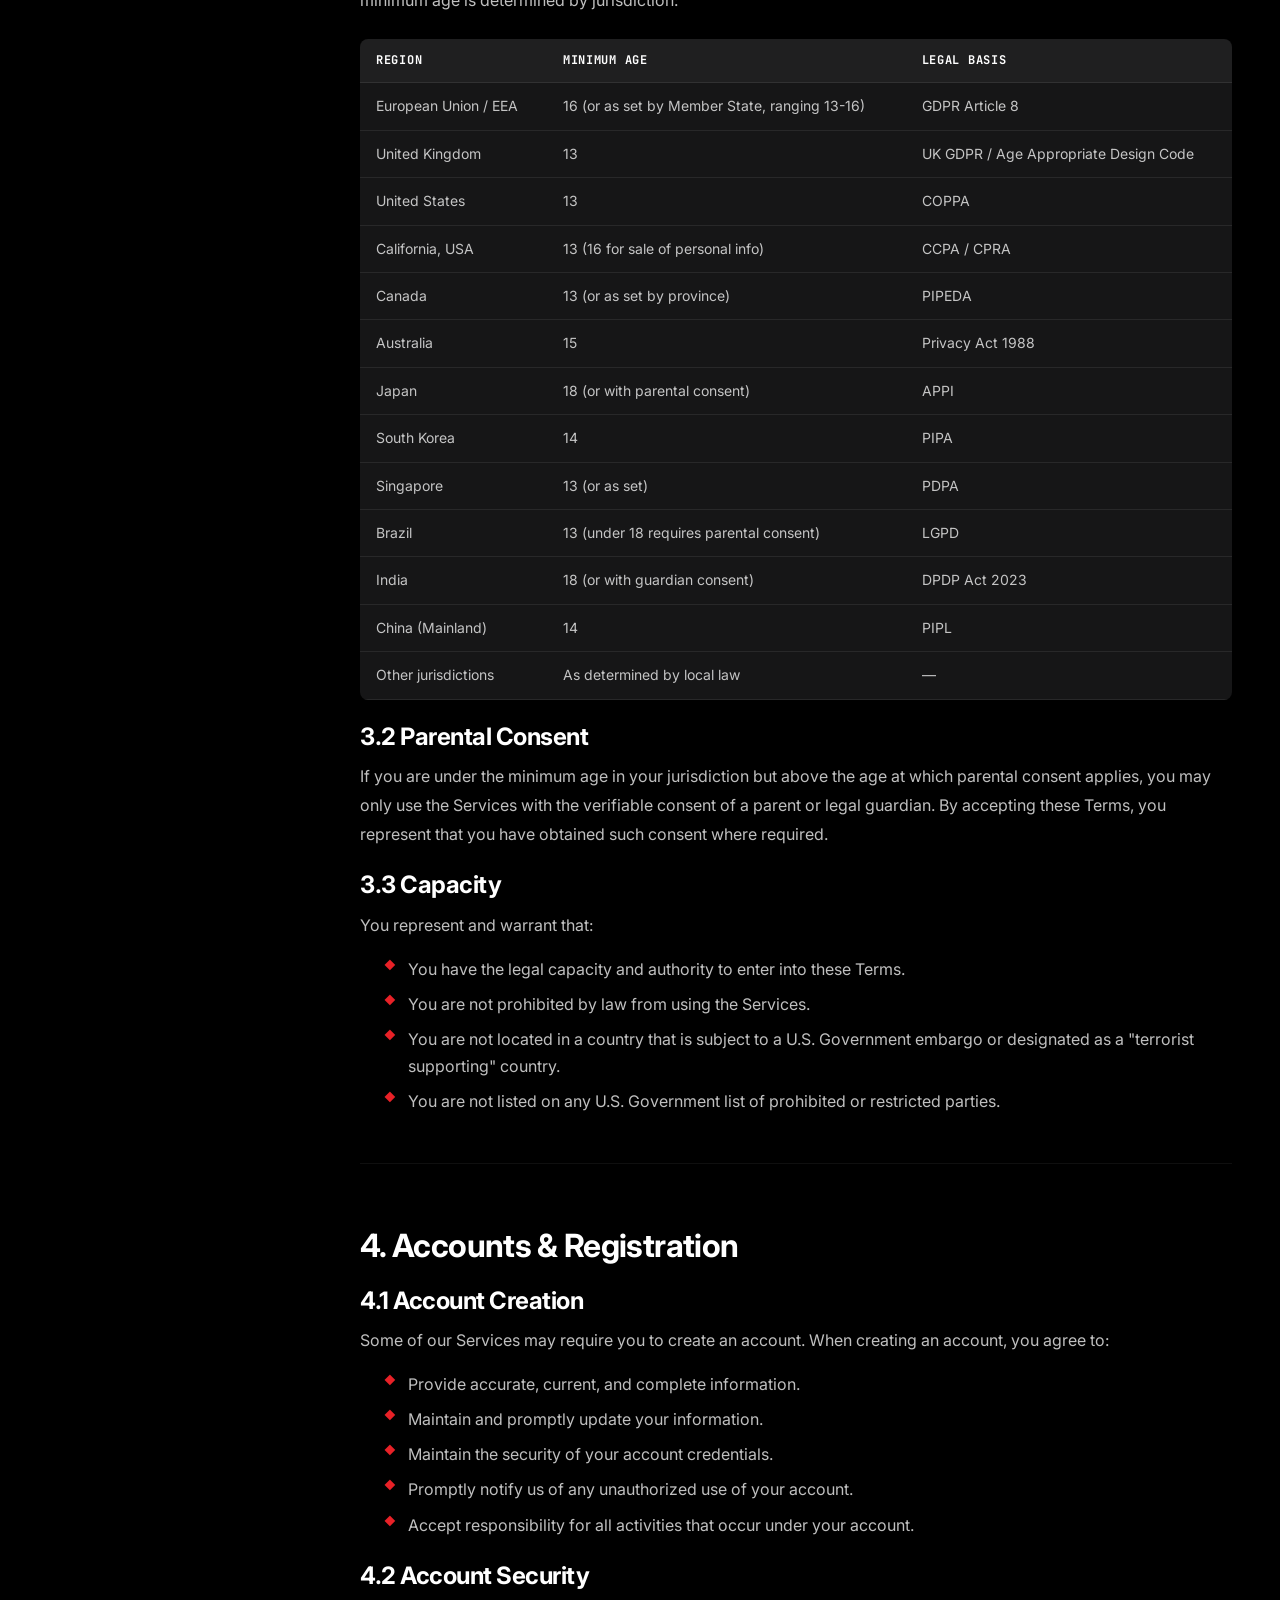
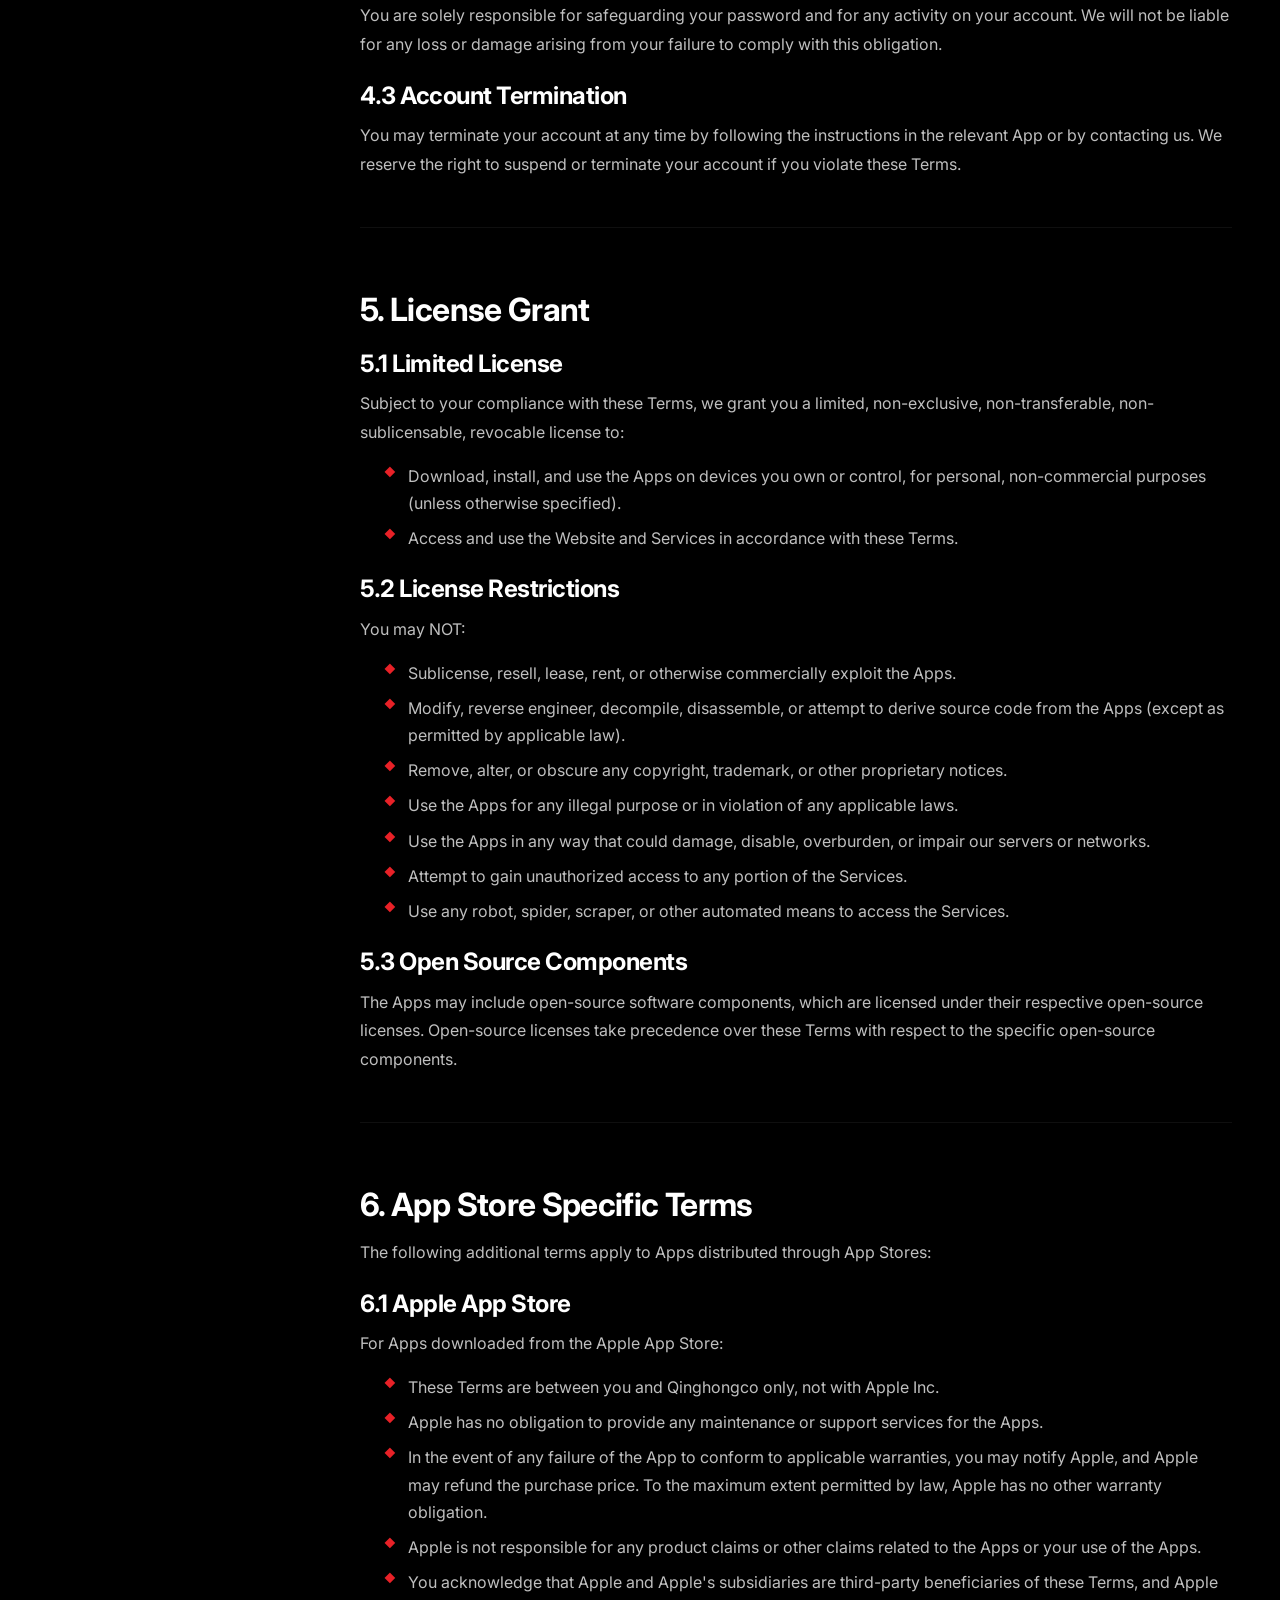
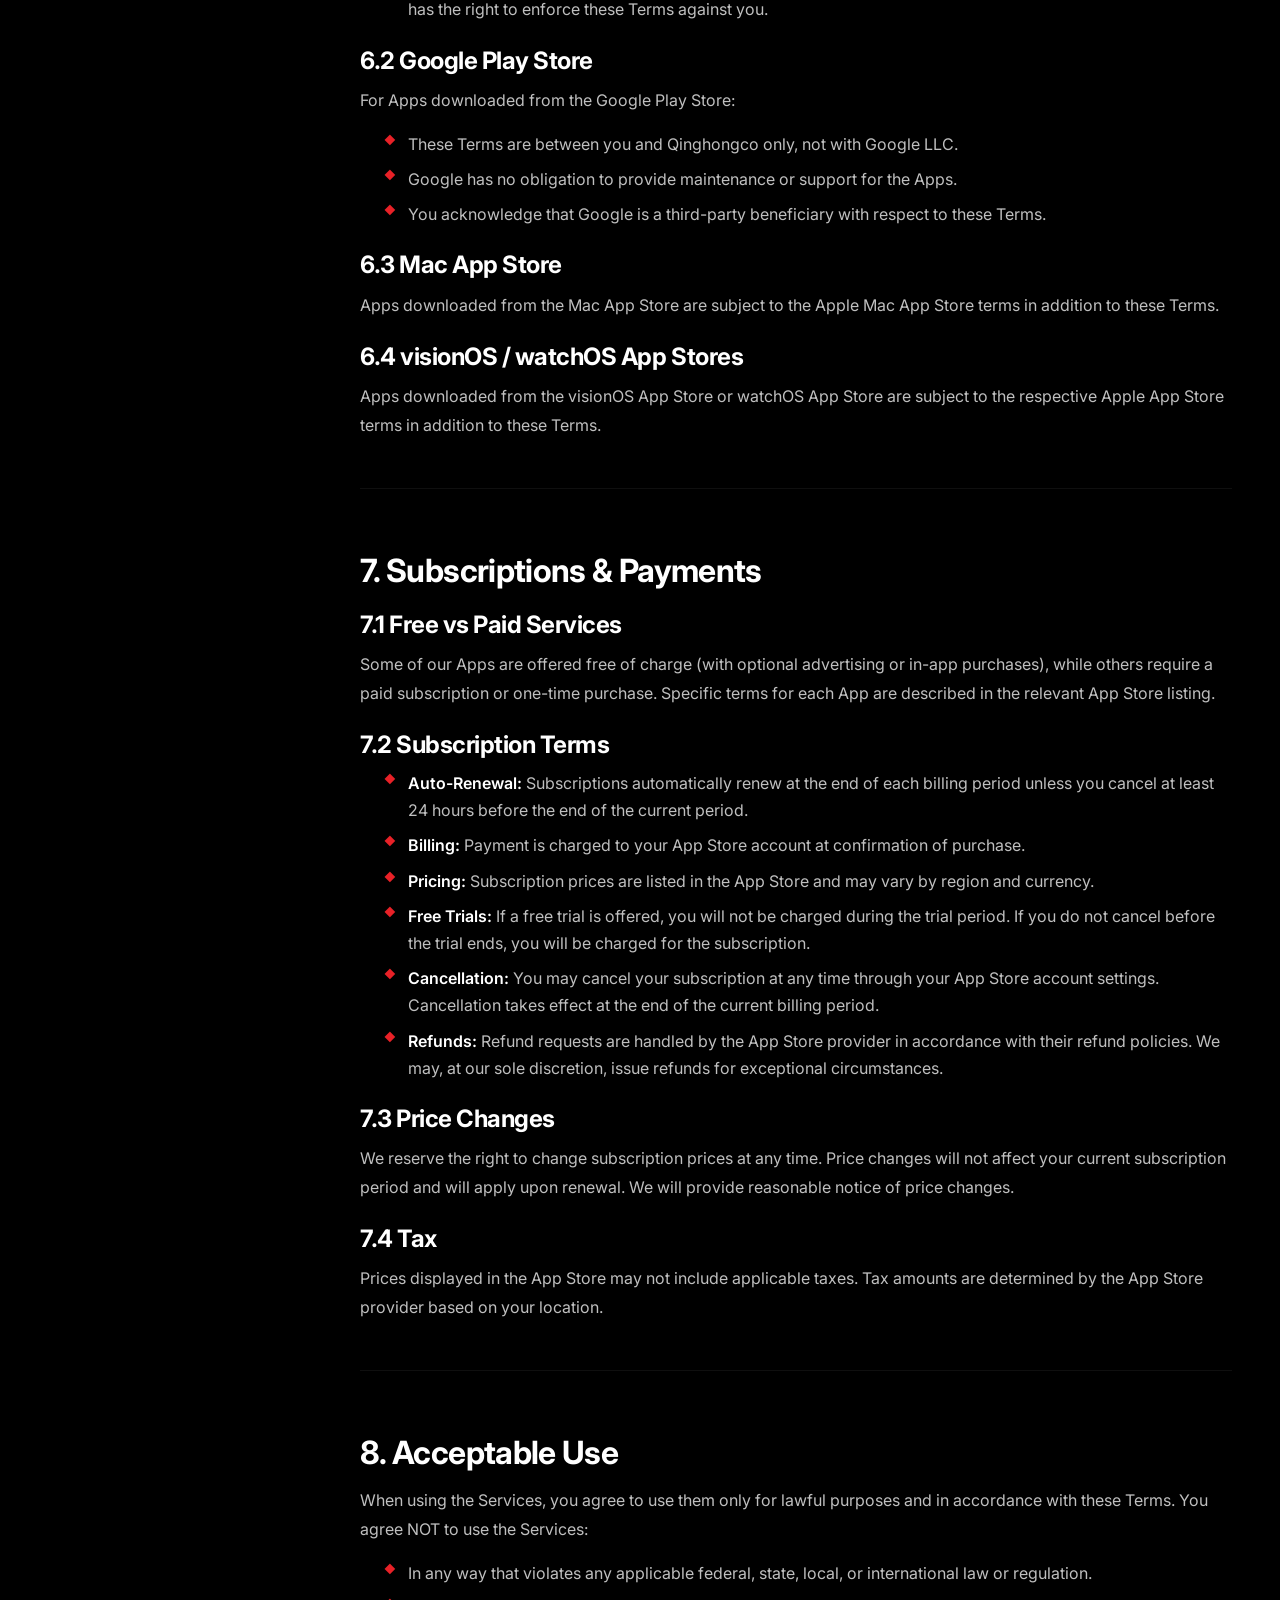
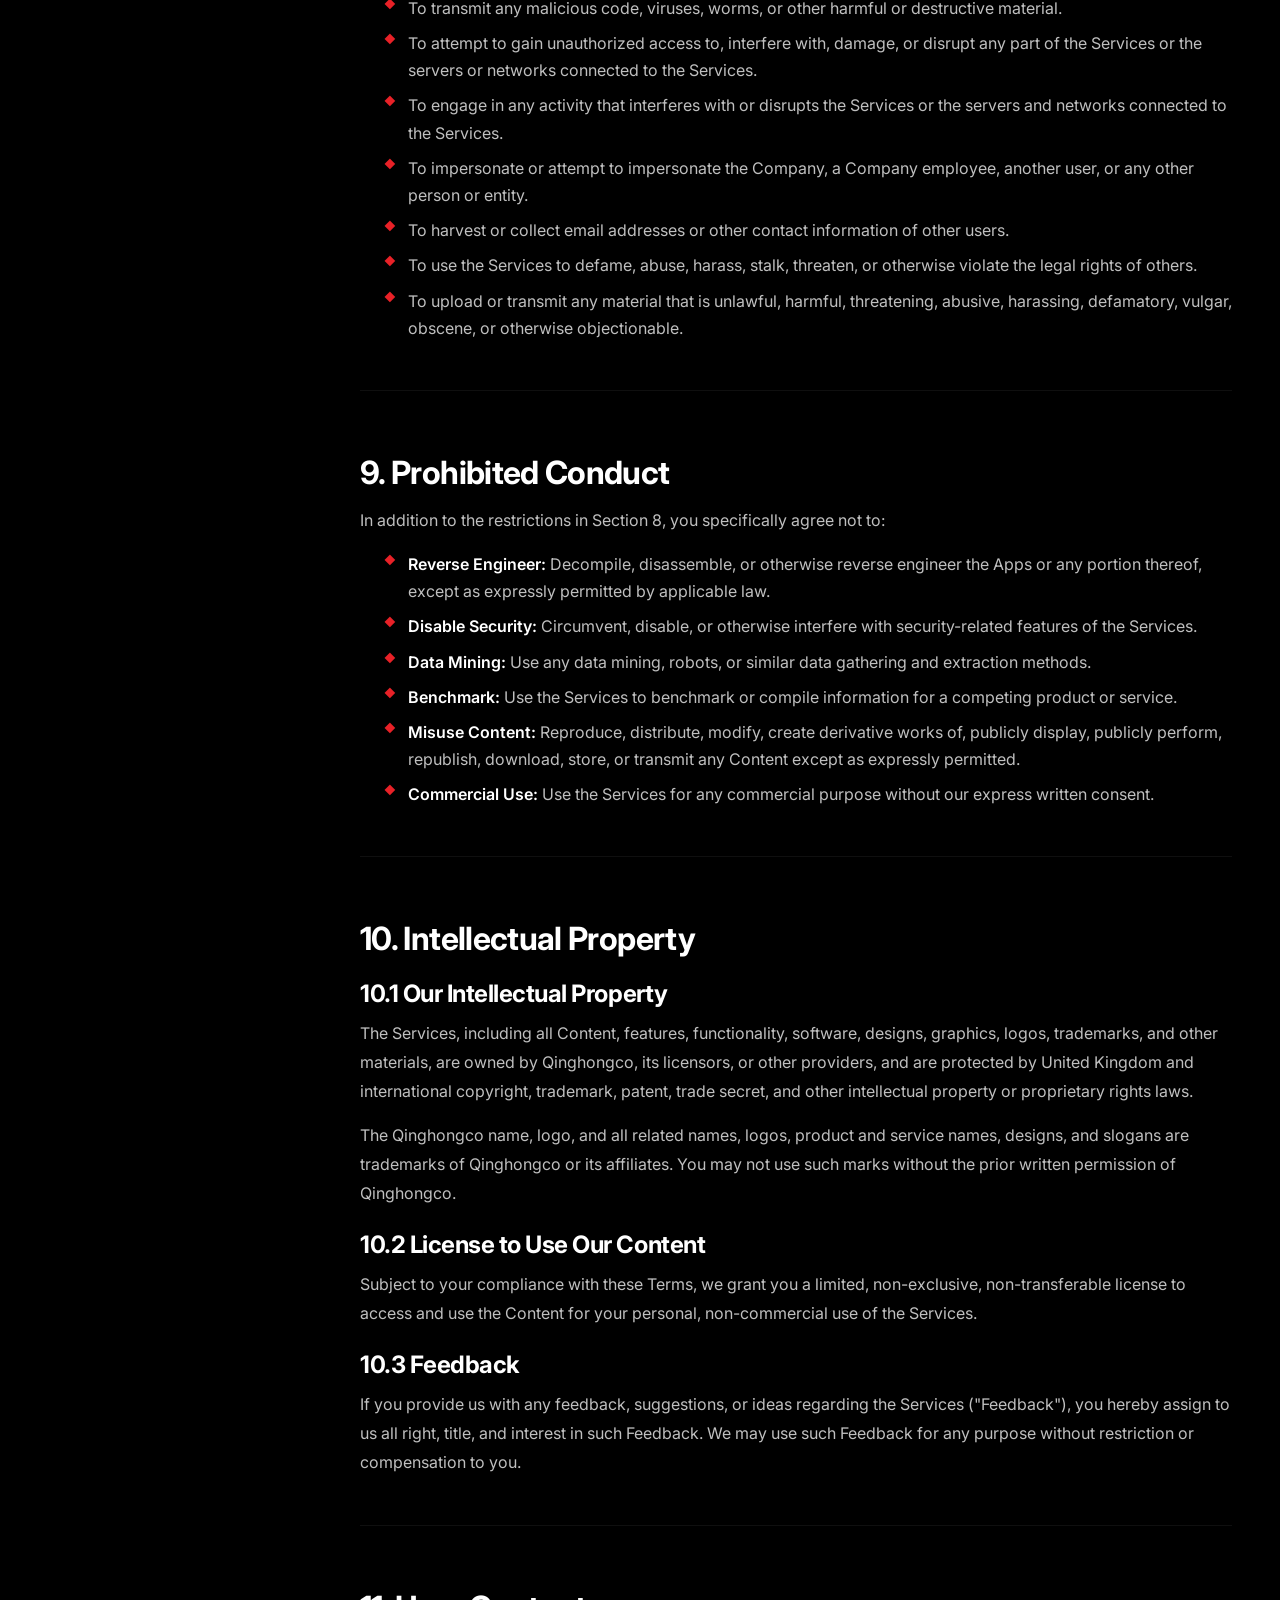
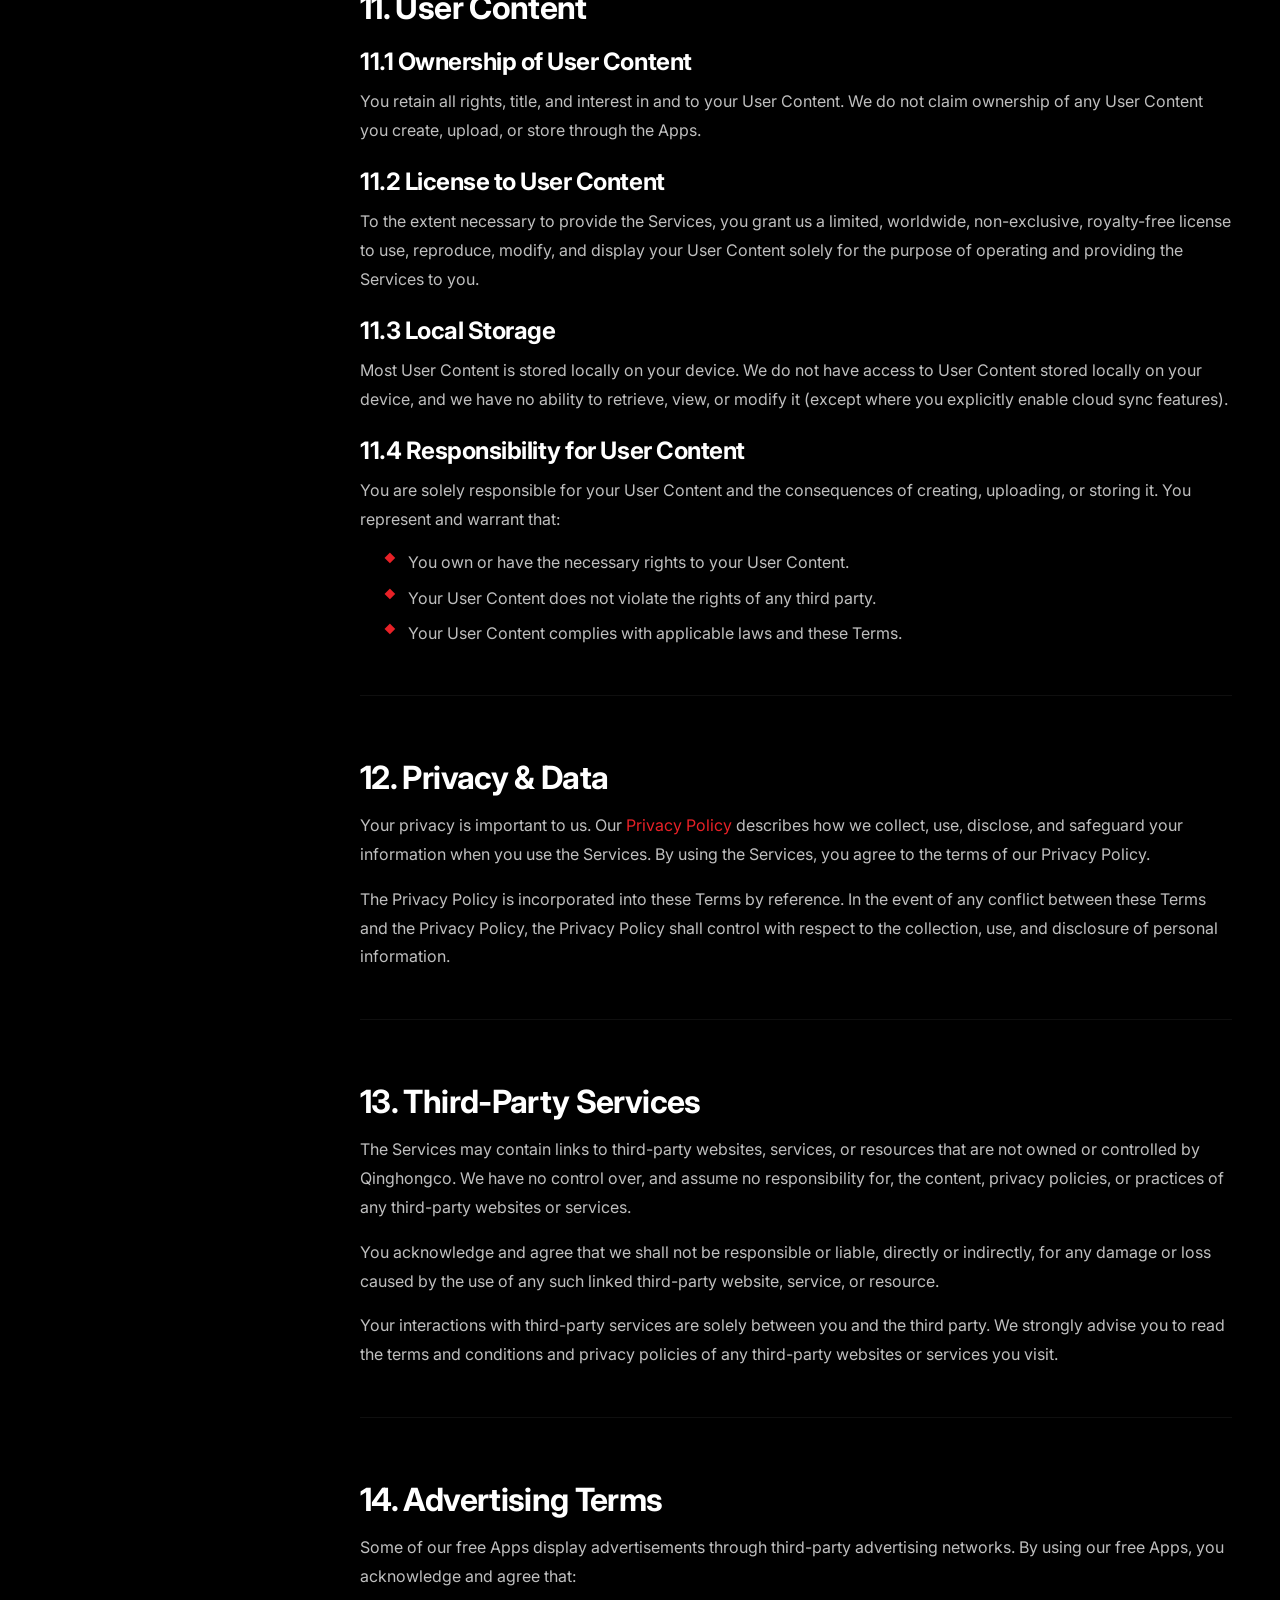
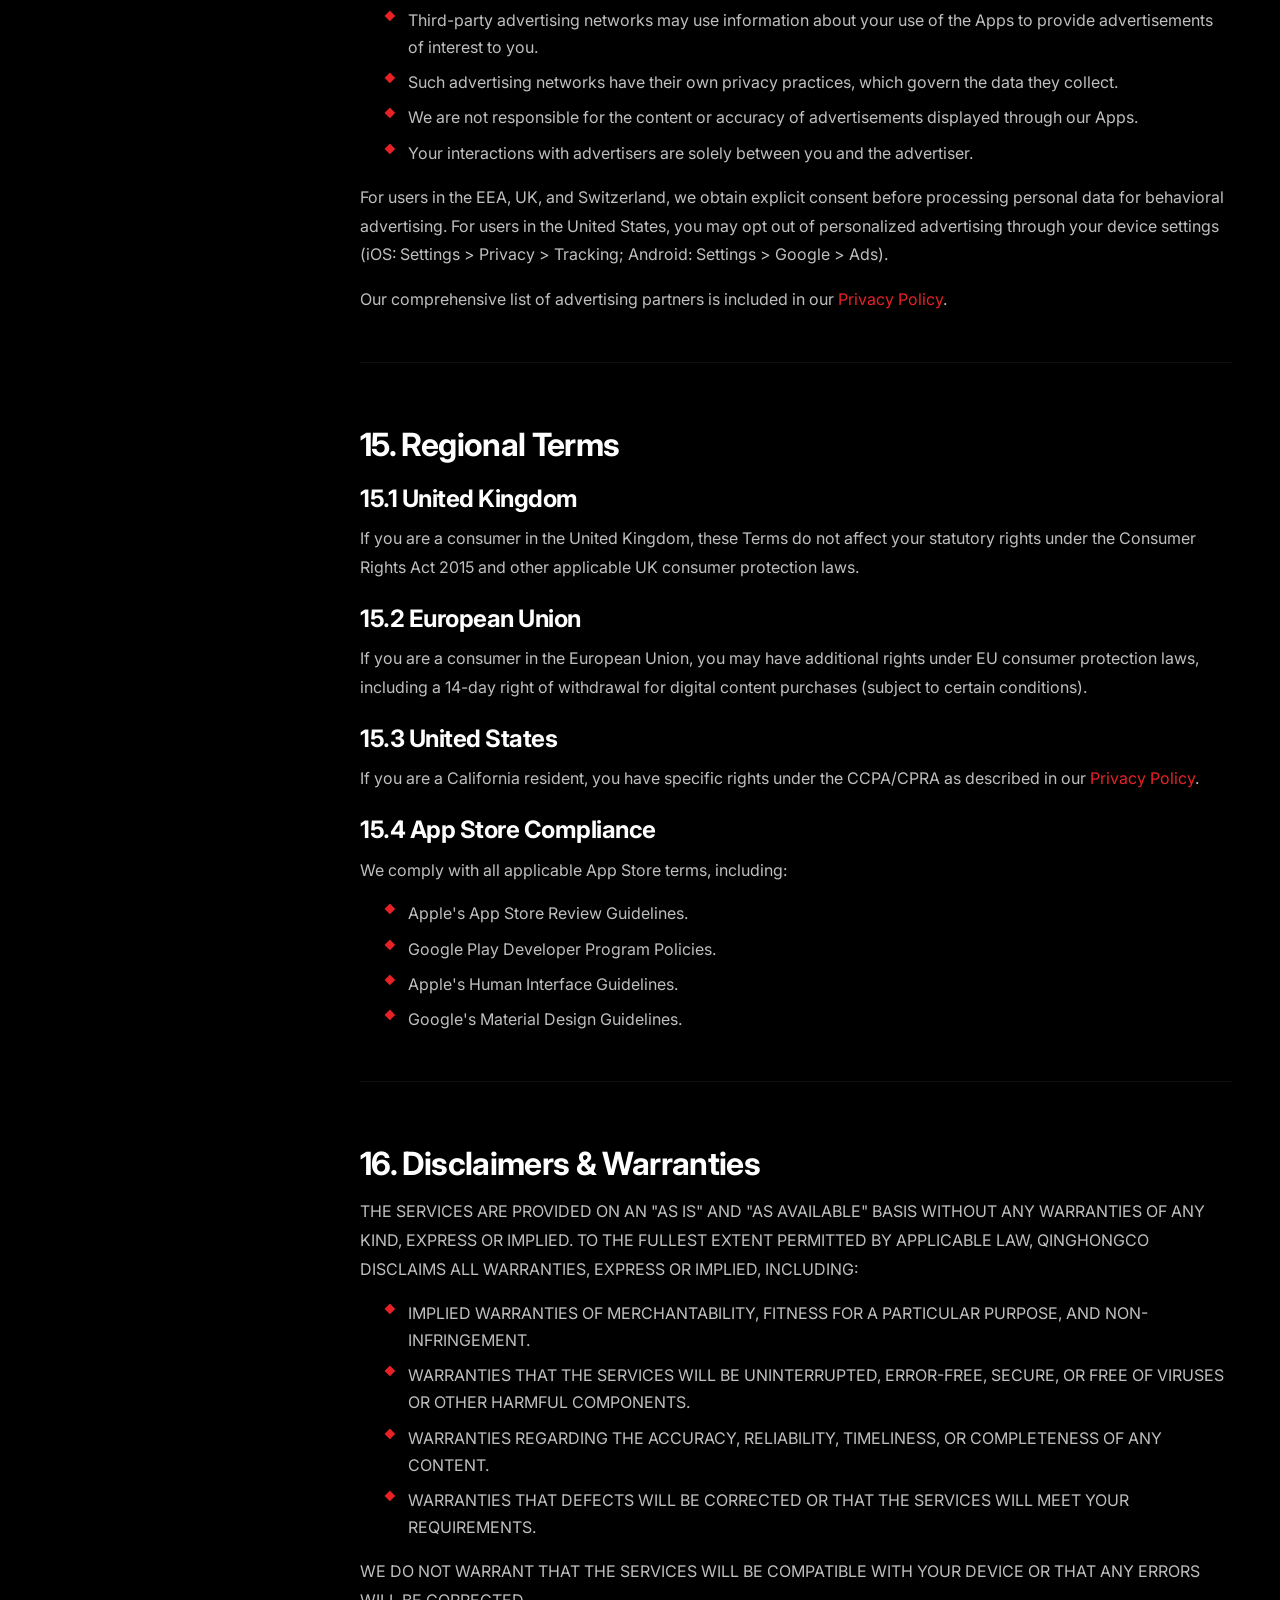
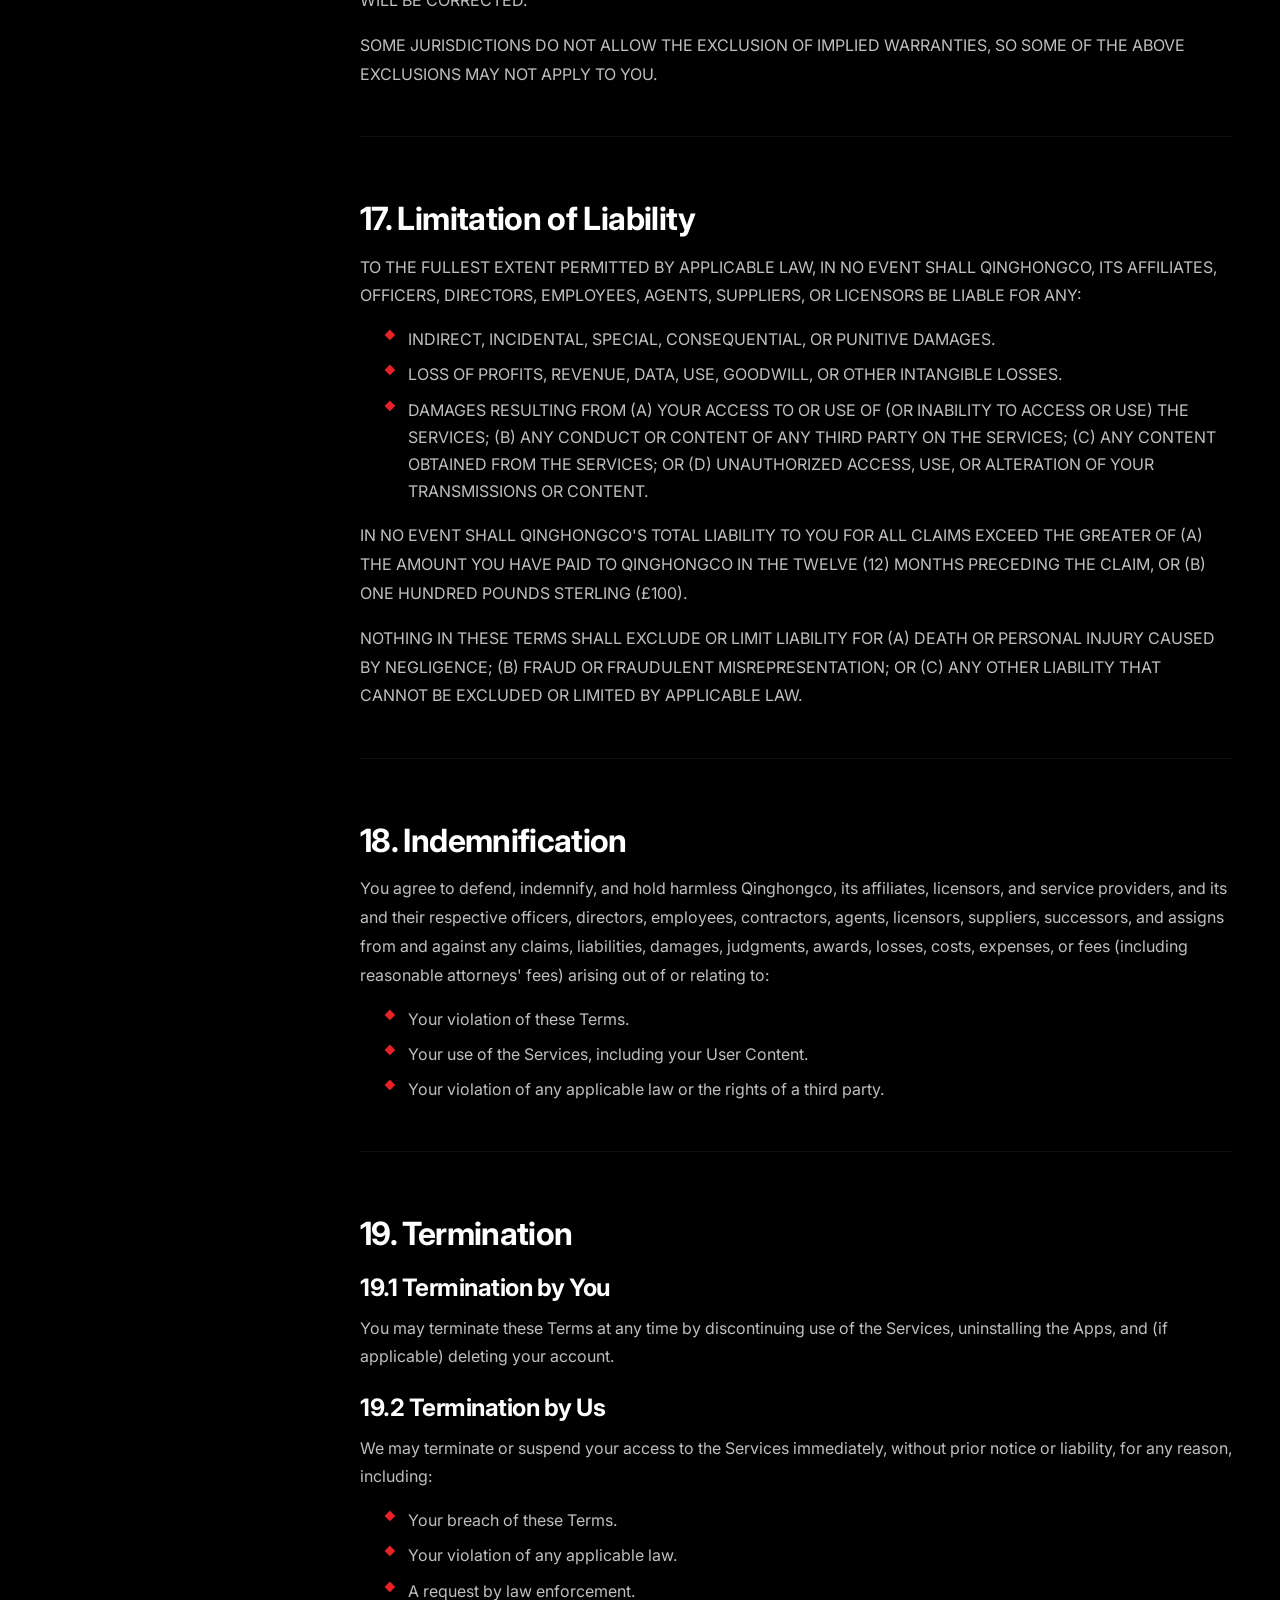
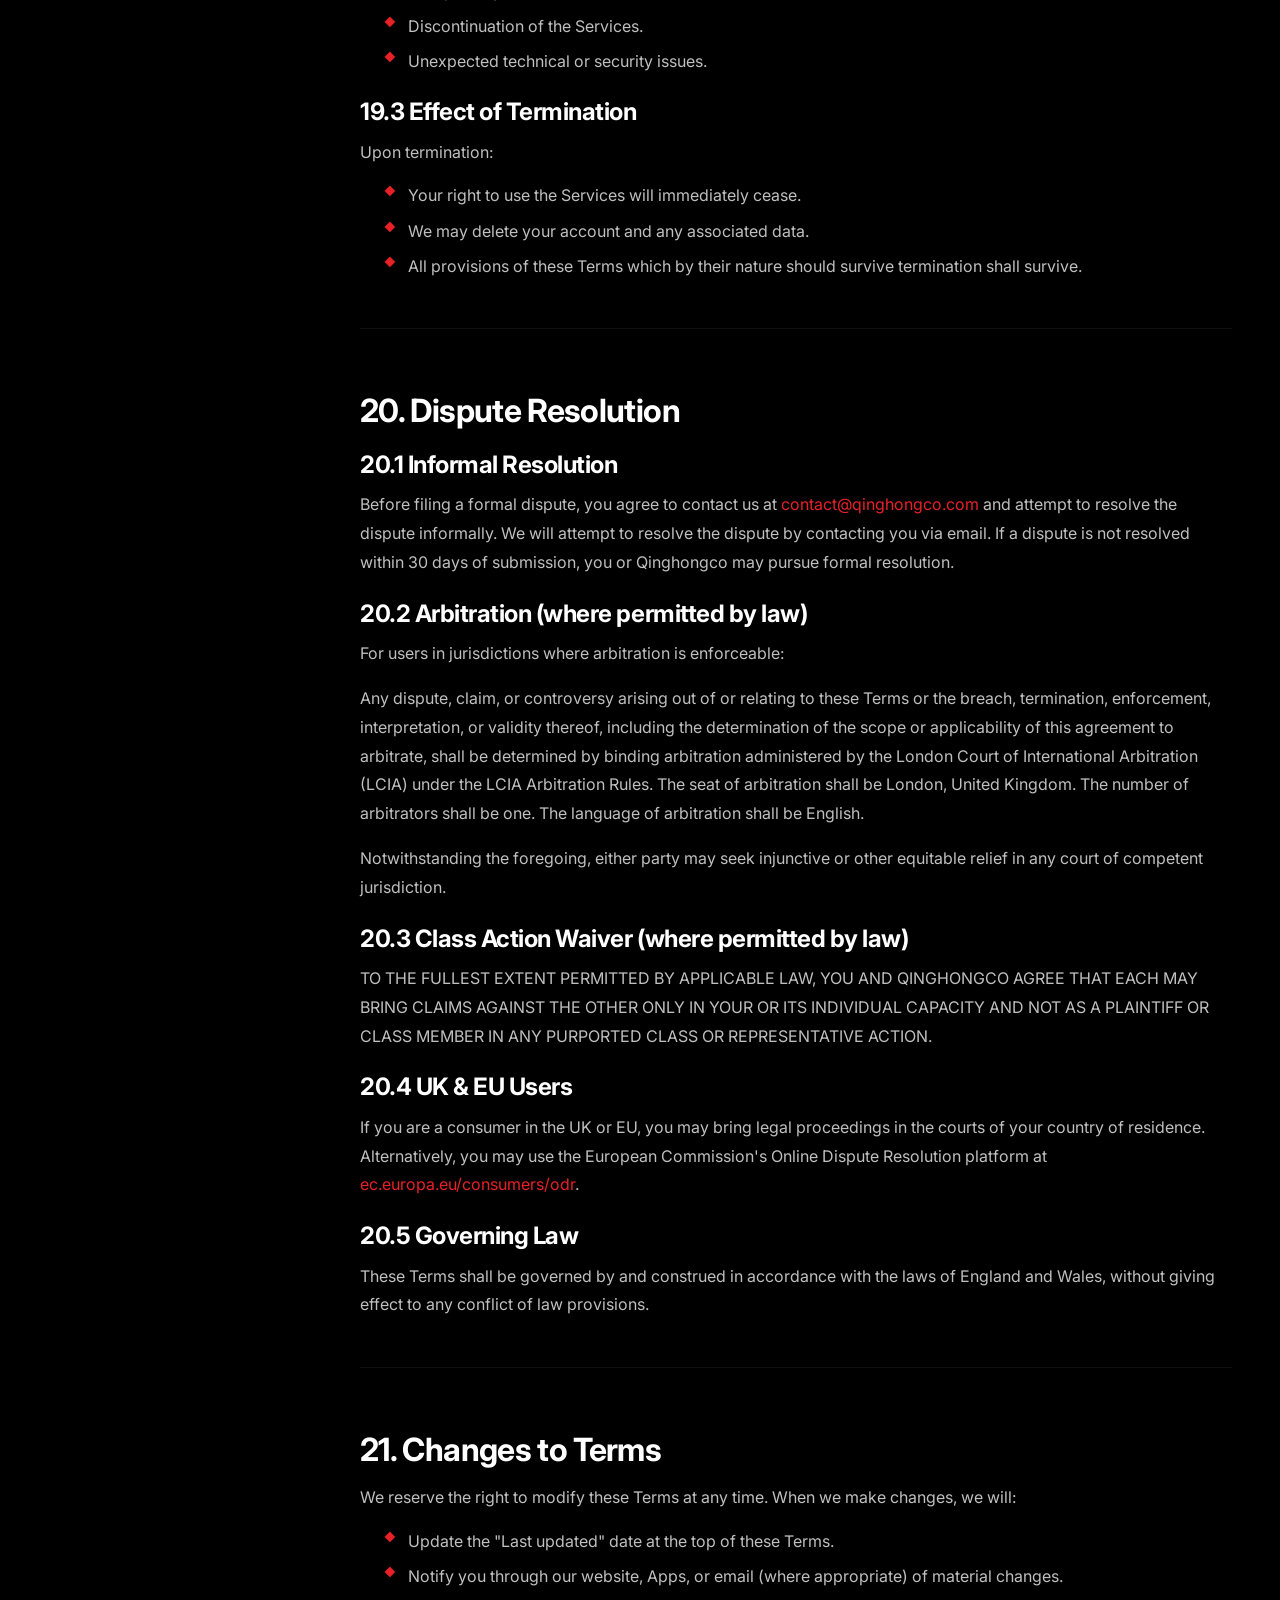
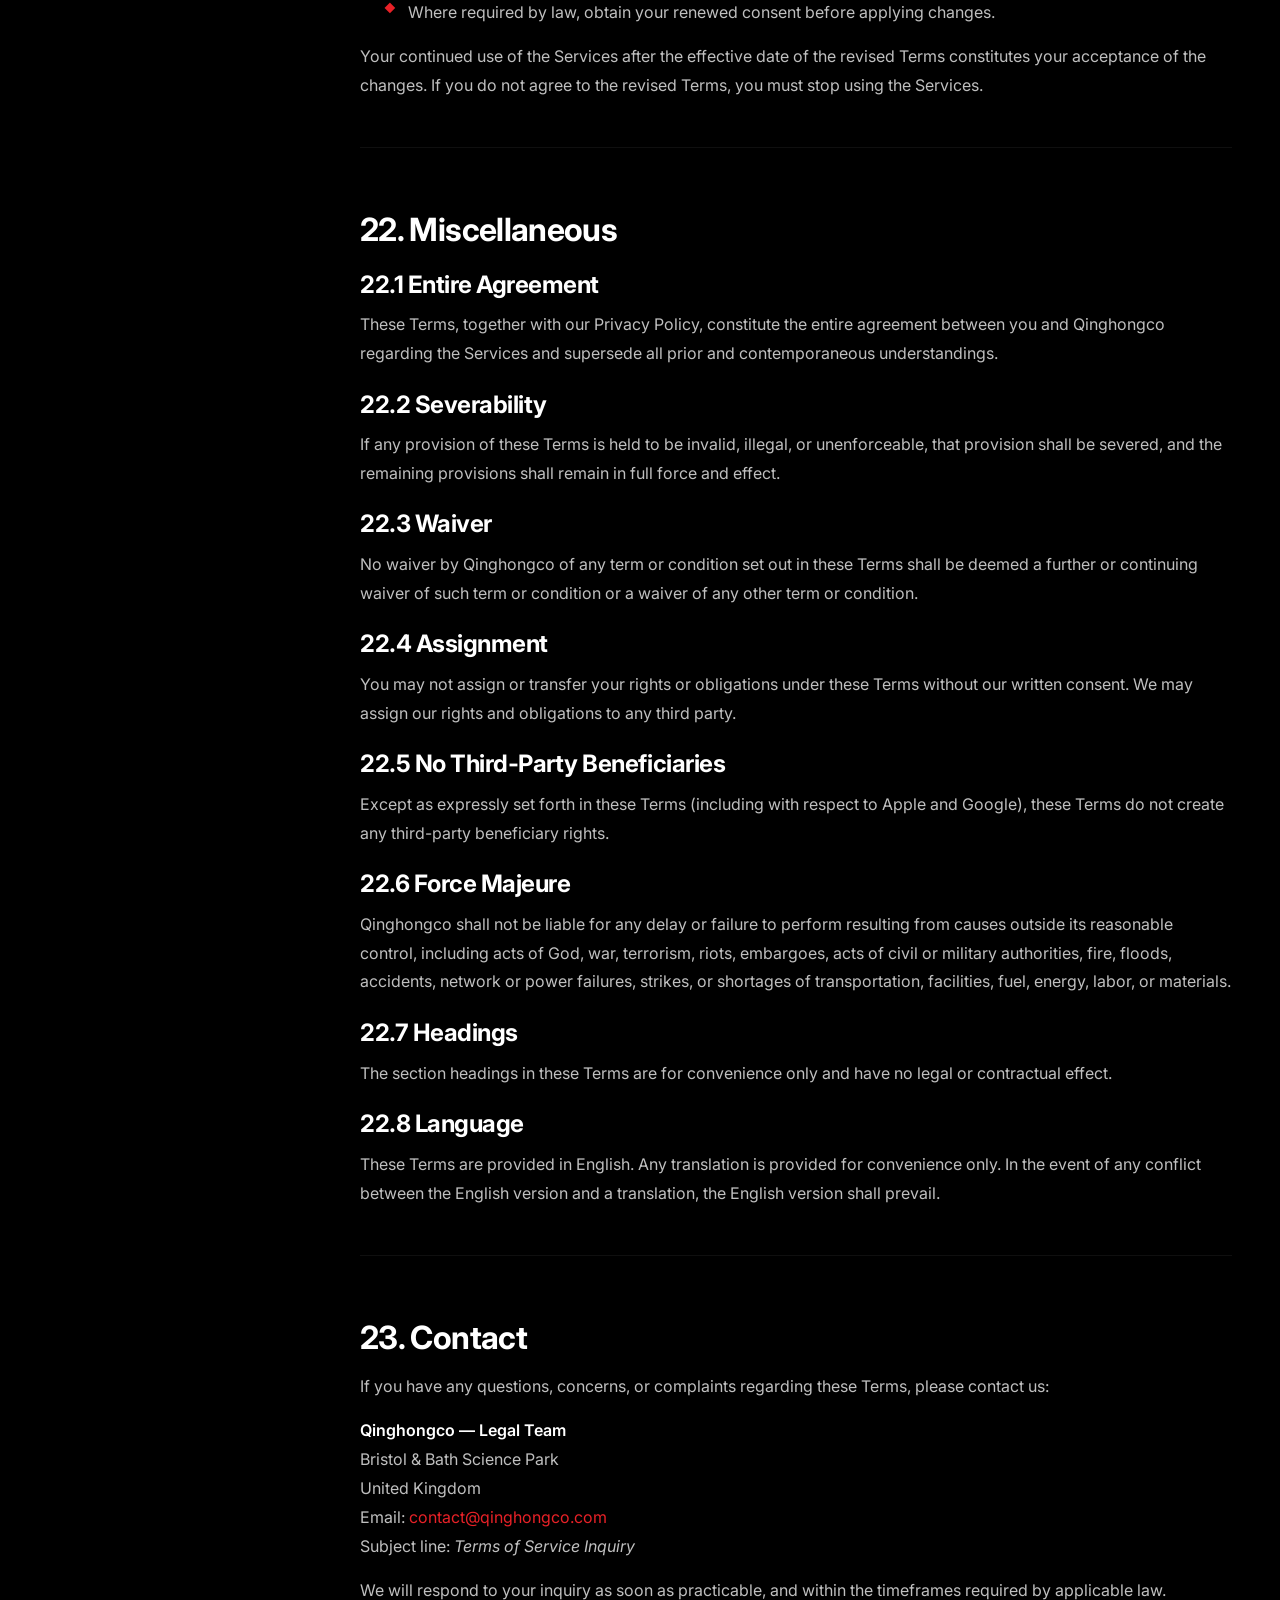
<file: terms.html>
<!DOCTYPE html>
<html lang="en">
<head>
    <meta charset="UTF-8">
    <meta name="viewport" content="width=device-width, initial-scale=1.0">
    <title>Terms of Service — Qinghongco · Bristol UK Studio</title>
    <meta name="description" content="Comprehensive Terms of Service for Qinghongco and all our App Store applications. Covers acceptable use, app store compliance, regional regulations, intellectual property, and liability.">
    <meta name="keywords" content="terms of service, user agreement, EULA, app store terms, acceptable use policy, regional compliance">
    <meta name="robots" content="index, follow">
    <link rel="canonical" href="https://qinghongco.com/terms.html">
    <meta property="og:type" content="article">
    <meta property="og:url" content="https://qinghongco.com/terms.html">
    <meta property="og:title" content="Terms of Service — Qinghongco">
    <meta property="og:description" content="Our comprehensive terms of service governing use of our apps and website.">
    <meta name="twitter:card" content="summary_large_image">
    <meta name="geo.region" content="GB-BST">
    <meta name="theme-color" content="#000000">

    <link rel="preconnect" href="https://fonts.googleapis.com">
    <link rel="preconnect" href="https://fonts.gstatic.com" crossorigin>
    <link href="https://fonts.googleapis.com/css2?family=Inter:wght@300;400;500;600;700;800;900&family=JetBrains+Mono:wght@400;500;600;700&display=swap" rel="stylesheet">
    <link rel="stylesheet" href="css/global.css">
    <link rel="stylesheet" href="css/animations.css">
    <link rel="stylesheet" href="css/pages.css">
    <link rel="icon" type="image/svg+xml" href="data:image/svg+xml,%3Csvg xmlns='http://www.w3.org/2000/svg' viewBox='0 0 64 64'%3E%3Cpath d='M32 4L56 18v28L32 60 8 46V18z' fill='none' stroke='%23e82127' stroke-width='3'/%3E%3Ccircle cx='32' cy='32' r='13' fill='none' stroke='%23e82127' stroke-width='3'/%3E%3Ccircle cx='32' cy='32' r='3' fill='%23e82127'/%3E%3C/svg%3E">

    <script type="application/ld+json">
    {
        "@context": "https://schema.org",
        "@type": "WebPage",
        "name": "Terms of Service — Qinghongco",
        "url": "https://qinghongco.com/terms.html",
        "dateModified": "2025-07-13",
        "publisher": {"@type": "Organization", "name": "Qinghongco"}
    }
    </script>
</head>
<body>

<nav class="site-nav" role="navigation" aria-label="Primary">
    <div class="nav-inner">
        <a href="index.html" class="nav-brand" aria-label="Qinghongco Home">
            <svg width="32" height="32" viewBox="0 0 64 64" fill="none" aria-hidden="true">
                <path d="M32 4 L56 18 L56 46 L32 60 L8 46 L8 18 Z" fill="none" stroke="#e82127" stroke-width="2.4"/>
                <circle cx="32" cy="32" r="13" fill="none" stroke="#e82127" stroke-width="2.4"/>
                <path d="M40 40 L46 46" stroke="#e82127" stroke-width="2.4" stroke-linecap="round"/>
                <circle cx="32" cy="32" r="2.4" fill="#e82127"/>
            </svg>
            <span><span class="brand-mark">Q</span>inghongco</span>
        </a>
        <ul class="nav-list">
            <li><a href="index.html" class="nav-link">Home</a></li>
            <li><a href="services.html" class="nav-link">Services</a></li>
            <li><a href="advantages.html" class="nav-link">Advantages</a></li>
            <li><a href="news.html" class="nav-link">News</a></li>
            <li><a href="contact.html" class="nav-link">Contact</a></li>
        </ul>
        <button class="nav-toggle" aria-label="Toggle navigation">
            <span></span><span></span><span></span>
        </button>
    </div>
</nav>

<main class="legal-doc">
    <div class="container">
        <header class="legal-header">
            <h1>Terms of <span class="text-accent">Service</span></h1>
            <p class="meta">Last updated: July 13, 2025 · Effective immediately</p>
        </header>

        <div class="legal-toc">
            <h6>Table of Contents</h6>
            <ol>
                <li><a href="#introduction">Introduction & Acceptance</a></li>
                <li><a href="#definitions">Definitions</a></li>
                <li><a href="#eligibility">Eligibility & Age Requirements</a></li>
                <li><a href="#accounts">Accounts & Registration</a></li>
                <li><a href="#license">License Grant</a></li>
                <li><a href="#app-store">App Store Specific Terms</a></li>
                <li><a href="#subscriptions">Subscriptions & Payments</a></li>
                <li><a href="#acceptable-use">Acceptable Use</a></li>
                <li><a href="#prohibited">Prohibited Conduct</a></li>
                <li><a href="#ip">Intellectual Property</a></li>
                <li><a href="#user-content">User Content</a></li>
                <li><a href="#privacy">Privacy & Data</a></li>
                <li><a href="#third-party">Third-Party Services</a></li>
                <li><a href="#advertising">Advertising Terms</a></li>
                <li><a href="#regional">Regional Terms</a></li>
                <li><a href="#disclaimers">Disclaimers & Warranties</a></li>
                <li><a href="#limitation">Limitation of Liability</a></li>
                <li><a href="#indemnification">Indemnification</a></li>
                <li><a href="#termination">Termination</a></li>
                <li><a href="#disputes">Dispute Resolution</a></li>
                <li><a href="#changes">Changes to Terms</a></li>
                <li><a href="#miscellaneous">Miscellaneous</a></li>
                <li><a href="#contact">Contact</a></li>
            </ol>
        </div>

        <div class="legal-content">

            <section class="legal-section" id="introduction">
                <h2>1. Introduction & Acceptance</h2>
                <p>Welcome to Qinghongco. These Terms of Service (the "Terms") constitute a legally binding agreement between you ("User", "you", or "your") and Qinghongco ("Qinghongco", "Company", "we", "us", or "our"), a United Kingdom-registered company with its principal place of business at Bristol & Bath Science Park, United Kingdom.</p>
                <p>These Terms govern your access to and use of:</p>
                <ul>
                    <li>The Qinghongco website at <strong>qinghongco.com</strong> and all associated subdomains (the "Website").</li>
                    <li>All mobile, desktop, wearable, and other applications published under the Qinghongco developer name on any application distribution platform (each, an "App" and collectively, the "Apps").</li>
                    <li>All related services, features, content, and functionality offered by us (collectively, the "Services").</li>
                </ul>
                <p>By accessing, downloading, installing, or using the Services, you acknowledge that you have read, understood, and agree to be bound by these Terms and our <a href="privacy.html">Privacy Policy</a>, which is incorporated herein by reference.</p>
                <p><strong>If you do not agree to these Terms, you must not access or use the Services.</strong></p>

                <div class="legal-callout">
                    <p><strong>Important:</strong> These Terms include a binding arbitration clause and class action waiver (where permitted by law) in Section 20. Please review it carefully.</p>
                </div>
            </section>

            <section class="legal-section" id="definitions">
                <h2>2. Definitions</h2>
                <ul>
                    <li><strong>Agreement:</strong> These Terms together with the Privacy Policy and any additional terms referenced herein.</li>
                    <li><strong>App Store:</strong> The Apple App Store, Mac App Store, Google Play Store, or any other digital distribution platform through which our Apps are made available.</li>
                    <li><strong>Content:</strong> All text, graphics, images, logos, audio, video, code, designs, and other materials made available through the Services.</li>
                    <li><strong>User Content:</strong> Any content, data, or materials that you create, upload, store, or transmit through the Apps.</li>
                    <li><strong>Platform:</strong> Apple Inc., Google LLC, or other providers of the App Stores.</li>
                    <li><strong>Subscription:</strong> A recurring paid access to premium features of an App.</li>
                    <li><strong>Updates:</strong> Bug fixes, patches, feature enhancements, and version upgrades to the Apps.</li>
                </ul>
            </section>

            <section class="legal-section" id="eligibility">
                <h2>3. Eligibility & Age Requirements</h2>

                <h3>3.1 Minimum Age</h3>
                <p>You must be at least the minimum age required by the laws of your country of residence to use the Services. The minimum age is determined by jurisdiction:</p>
                <table class="legal-table">
                    <thead><tr><th>Region</th><th>Minimum Age</th><th>Legal Basis</th></tr></thead>
                    <tbody>
                        <tr><td>European Union / EEA</td><td>16 (or as set by Member State, ranging 13-16)</td><td>GDPR Article 8</td></tr>
                        <tr><td>United Kingdom</td><td>13</td><td>UK GDPR / Age Appropriate Design Code</td></tr>
                        <tr><td>United States</td><td>13</td><td>COPPA</td></tr>
                        <tr><td>California, USA</td><td>13 (16 for sale of personal info)</td><td>CCPA / CPRA</td></tr>
                        <tr><td>Canada</td><td>13 (or as set by province)</td><td>PIPEDA</td></tr>
                        <tr><td>Australia</td><td>15</td><td>Privacy Act 1988</td></tr>
                        <tr><td>Japan</td><td>18 (or with parental consent)</td><td>APPI</td></tr>
                        <tr><td>South Korea</td><td>14</td><td>PIPA</td></tr>
                        <tr><td>Singapore</td><td>13 (or as set)</td><td>PDPA</td></tr>
                        <tr><td>Brazil</td><td>13 (under 18 requires parental consent)</td><td>LGPD</td></tr>
                        <tr><td>India</td><td>18 (or with guardian consent)</td><td>DPDP Act 2023</td></tr>
                        <tr><td>China (Mainland)</td><td>14</td><td>PIPL</td></tr>
                        <tr><td>Other jurisdictions</td><td>As determined by local law</td><td>—</td></tr>
                    </tbody>
                </table>

                <h3>3.2 Parental Consent</h3>
                <p>If you are under the minimum age in your jurisdiction but above the age at which parental consent applies, you may only use the Services with the verifiable consent of a parent or legal guardian. By accepting these Terms, you represent that you have obtained such consent where required.</p>

                <h3>3.3 Capacity</h3>
                <p>You represent and warrant that:</p>
                <ul>
                    <li>You have the legal capacity and authority to enter into these Terms.</li>
                    <li>You are not prohibited by law from using the Services.</li>
                    <li>You are not located in a country that is subject to a U.S. Government embargo or designated as a "terrorist supporting" country.</li>
                    <li>You are not listed on any U.S. Government list of prohibited or restricted parties.</li>
                </ul>
            </section>

            <section class="legal-section" id="accounts">
                <h2>4. Accounts & Registration</h2>

                <h3>4.1 Account Creation</h3>
                <p>Some of our Services may require you to create an account. When creating an account, you agree to:</p>
                <ul>
                    <li>Provide accurate, current, and complete information.</li>
                    <li>Maintain and promptly update your information.</li>
                    <li>Maintain the security of your account credentials.</li>
                    <li>Promptly notify us of any unauthorized use of your account.</li>
                    <li>Accept responsibility for all activities that occur under your account.</li>
                </ul>

                <h3>4.2 Account Security</h3>
                <p>You are solely responsible for safeguarding your password and for any activity on your account. We will not be liable for any loss or damage arising from your failure to comply with this obligation.</p>

                <h3>4.3 Account Termination</h3>
                <p>You may terminate your account at any time by following the instructions in the relevant App or by contacting us. We reserve the right to suspend or terminate your account if you violate these Terms.</p>
            </section>

            <section class="legal-section" id="license">
                <h2>5. License Grant</h2>

                <h3>5.1 Limited License</h3>
                <p>Subject to your compliance with these Terms, we grant you a limited, non-exclusive, non-transferable, non-sublicensable, revocable license to:</p>
                <ul>
                    <li>Download, install, and use the Apps on devices you own or control, for personal, non-commercial purposes (unless otherwise specified).</li>
                    <li>Access and use the Website and Services in accordance with these Terms.</li>
                </ul>

                <h3>5.2 License Restrictions</h3>
                <p>You may NOT:</p>
                <ul>
                    <li>Sublicense, resell, lease, rent, or otherwise commercially exploit the Apps.</li>
                    <li>Modify, reverse engineer, decompile, disassemble, or attempt to derive source code from the Apps (except as permitted by applicable law).</li>
                    <li>Remove, alter, or obscure any copyright, trademark, or other proprietary notices.</li>
                    <li>Use the Apps for any illegal purpose or in violation of any applicable laws.</li>
                    <li>Use the Apps in any way that could damage, disable, overburden, or impair our servers or networks.</li>
                    <li>Attempt to gain unauthorized access to any portion of the Services.</li>
                    <li>Use any robot, spider, scraper, or other automated means to access the Services.</li>
                </ul>

                <h3>5.3 Open Source Components</h3>
                <p>The Apps may include open-source software components, which are licensed under their respective open-source licenses. Open-source licenses take precedence over these Terms with respect to the specific open-source components.</p>
            </section>

            <section class="legal-section" id="app-store">
                <h2>6. App Store Specific Terms</h2>
                <p>The following additional terms apply to Apps distributed through App Stores:</p>

                <h3>6.1 Apple App Store</h3>
                <p>For Apps downloaded from the Apple App Store:</p>
                <ul>
                    <li>These Terms are between you and Qinghongco only, not with Apple Inc.</li>
                    <li>Apple has no obligation to provide any maintenance or support services for the Apps.</li>
                    <li>In the event of any failure of the App to conform to applicable warranties, you may notify Apple, and Apple may refund the purchase price. To the maximum extent permitted by law, Apple has no other warranty obligation.</li>
                    <li>Apple is not responsible for any product claims or other claims related to the Apps or your use of the Apps.</li>
                    <li>You acknowledge that Apple and Apple's subsidiaries are third-party beneficiaries of these Terms, and Apple has the right to enforce these Terms against you.</li>
                </ul>

                <h3>6.2 Google Play Store</h3>
                <p>For Apps downloaded from the Google Play Store:</p>
                <ul>
                    <li>These Terms are between you and Qinghongco only, not with Google LLC.</li>
                    <li>Google has no obligation to provide maintenance or support for the Apps.</li>
                    <li>You acknowledge that Google is a third-party beneficiary with respect to these Terms.</li>
                </ul>

                <h3>6.3 Mac App Store</h3>
                <p>Apps downloaded from the Mac App Store are subject to the Apple Mac App Store terms in addition to these Terms.</p>

                <h3>6.4 visionOS / watchOS App Stores</h3>
                <p>Apps downloaded from the visionOS App Store or watchOS App Store are subject to the respective Apple App Store terms in addition to these Terms.</p>
            </section>

            <section class="legal-section" id="subscriptions">
                <h2>7. Subscriptions & Payments</h2>

                <h3>7.1 Free vs Paid Services</h3>
                <p>Some of our Apps are offered free of charge (with optional advertising or in-app purchases), while others require a paid subscription or one-time purchase. Specific terms for each App are described in the relevant App Store listing.</p>

                <h3>7.2 Subscription Terms</h3>
                <ul>
                    <li><strong>Auto-Renewal:</strong> Subscriptions automatically renew at the end of each billing period unless you cancel at least 24 hours before the end of the current period.</li>
                    <li><strong>Billing:</strong> Payment is charged to your App Store account at confirmation of purchase.</li>
                    <li><strong>Pricing:</strong> Subscription prices are listed in the App Store and may vary by region and currency.</li>
                    <li><strong>Free Trials:</strong> If a free trial is offered, you will not be charged during the trial period. If you do not cancel before the trial ends, you will be charged for the subscription.</li>
                    <li><strong>Cancellation:</strong> You may cancel your subscription at any time through your App Store account settings. Cancellation takes effect at the end of the current billing period.</li>
                    <li><strong>Refunds:</strong> Refund requests are handled by the App Store provider in accordance with their refund policies. We may, at our sole discretion, issue refunds for exceptional circumstances.</li>
                </ul>

                <h3>7.3 Price Changes</h3>
                <p>We reserve the right to change subscription prices at any time. Price changes will not affect your current subscription period and will apply upon renewal. We will provide reasonable notice of price changes.</p>

                <h3>7.4 Tax</h3>
                <p>Prices displayed in the App Store may not include applicable taxes. Tax amounts are determined by the App Store provider based on your location.</p>
            </section>

            <section class="legal-section" id="acceptable-use">
                <h2>8. Acceptable Use</h2>
                <p>When using the Services, you agree to use them only for lawful purposes and in accordance with these Terms. You agree NOT to use the Services:</p>
                <ul>
                    <li>In any way that violates any applicable federal, state, local, or international law or regulation.</li>
                    <li>To transmit any malicious code, viruses, worms, or other harmful or destructive material.</li>
                    <li>To attempt to gain unauthorized access to, interfere with, damage, or disrupt any part of the Services or the servers or networks connected to the Services.</li>
                    <li>To engage in any activity that interferes with or disrupts the Services or the servers and networks connected to the Services.</li>
                    <li>To impersonate or attempt to impersonate the Company, a Company employee, another user, or any other person or entity.</li>
                    <li>To harvest or collect email addresses or other contact information of other users.</li>
                    <li>To use the Services to defame, abuse, harass, stalk, threaten, or otherwise violate the legal rights of others.</li>
                    <li>To upload or transmit any material that is unlawful, harmful, threatening, abusive, harassing, defamatory, vulgar, obscene, or otherwise objectionable.</li>
                </ul>
            </section>

            <section class="legal-section" id="prohibited">
                <h2>9. Prohibited Conduct</h2>
                <p>In addition to the restrictions in Section 8, you specifically agree not to:</p>
                <ul>
                    <li><strong>Reverse Engineer:</strong> Decompile, disassemble, or otherwise reverse engineer the Apps or any portion thereof, except as expressly permitted by applicable law.</li>
                    <li><strong>Disable Security:</strong> Circumvent, disable, or otherwise interfere with security-related features of the Services.</li>
                    <li><strong>Data Mining:</strong> Use any data mining, robots, or similar data gathering and extraction methods.</li>
                    <li><strong>Benchmark:</strong> Use the Services to benchmark or compile information for a competing product or service.</li>
                    <li><strong>Misuse Content:</strong> Reproduce, distribute, modify, create derivative works of, publicly display, publicly perform, republish, download, store, or transmit any Content except as expressly permitted.</li>
                    <li><strong>Commercial Use:</strong> Use the Services for any commercial purpose without our express written consent.</li>
                </ul>
            </section>

            <section class="legal-section" id="ip">
                <h2>10. Intellectual Property</h2>

                <h3>10.1 Our Intellectual Property</h3>
                <p>The Services, including all Content, features, functionality, software, designs, graphics, logos, trademarks, and other materials, are owned by Qinghongco, its licensors, or other providers, and are protected by United Kingdom and international copyright, trademark, patent, trade secret, and other intellectual property or proprietary rights laws.</p>
                <p>The Qinghongco name, logo, and all related names, logos, product and service names, designs, and slogans are trademarks of Qinghongco or its affiliates. You may not use such marks without the prior written permission of Qinghongco.</p>

                <h3>10.2 License to Use Our Content</h3>
                <p>Subject to your compliance with these Terms, we grant you a limited, non-exclusive, non-transferable license to access and use the Content for your personal, non-commercial use of the Services.</p>

                <h3>10.3 Feedback</h3>
                <p>If you provide us with any feedback, suggestions, or ideas regarding the Services ("Feedback"), you hereby assign to us all right, title, and interest in such Feedback. We may use such Feedback for any purpose without restriction or compensation to you.</p>
            </section>

            <section class="legal-section" id="user-content">
                <h2>11. User Content</h2>

                <h3>11.1 Ownership of User Content</h3>
                <p>You retain all rights, title, and interest in and to your User Content. We do not claim ownership of any User Content you create, upload, or store through the Apps.</p>

                <h3>11.2 License to User Content</h3>
                <p>To the extent necessary to provide the Services, you grant us a limited, worldwide, non-exclusive, royalty-free license to use, reproduce, modify, and display your User Content solely for the purpose of operating and providing the Services to you.</p>

                <h3>11.3 Local Storage</h3>
                <p>Most User Content is stored locally on your device. We do not have access to User Content stored locally on your device, and we have no ability to retrieve, view, or modify it (except where you explicitly enable cloud sync features).</p>

                <h3>11.4 Responsibility for User Content</h3>
                <p>You are solely responsible for your User Content and the consequences of creating, uploading, or storing it. You represent and warrant that:</p>
                <ul>
                    <li>You own or have the necessary rights to your User Content.</li>
                    <li>Your User Content does not violate the rights of any third party.</li>
                    <li>Your User Content complies with applicable laws and these Terms.</li>
                </ul>
            </section>

            <section class="legal-section" id="privacy">
                <h2>12. Privacy & Data</h2>
                <p>Your privacy is important to us. Our <a href="privacy.html">Privacy Policy</a> describes how we collect, use, disclose, and safeguard your information when you use the Services. By using the Services, you agree to the terms of our Privacy Policy.</p>
                <p>The Privacy Policy is incorporated into these Terms by reference. In the event of any conflict between these Terms and the Privacy Policy, the Privacy Policy shall control with respect to the collection, use, and disclosure of personal information.</p>
            </section>

            <section class="legal-section" id="third-party">
                <h2>13. Third-Party Services</h2>
                <p>The Services may contain links to third-party websites, services, or resources that are not owned or controlled by Qinghongco. We have no control over, and assume no responsibility for, the content, privacy policies, or practices of any third-party websites or services.</p>
                <p>You acknowledge and agree that we shall not be responsible or liable, directly or indirectly, for any damage or loss caused by the use of any such linked third-party website, service, or resource.</p>
                <p>Your interactions with third-party services are solely between you and the third party. We strongly advise you to read the terms and conditions and privacy policies of any third-party websites or services you visit.</p>
            </section>

            <section class="legal-section" id="advertising">
                <h2>14. Advertising Terms</h2>
                <p>Some of our free Apps display advertisements through third-party advertising networks. By using our free Apps, you acknowledge and agree that:</p>
                <ul>
                    <li>Third-party advertising networks may use information about your use of the Apps to provide advertisements of interest to you.</li>
                    <li>Such advertising networks have their own privacy practices, which govern the data they collect.</li>
                    <li>We are not responsible for the content or accuracy of advertisements displayed through our Apps.</li>
                    <li>Your interactions with advertisers are solely between you and the advertiser.</li>
                </ul>
                <p>For users in the EEA, UK, and Switzerland, we obtain explicit consent before processing personal data for behavioral advertising. For users in the United States, you may opt out of personalized advertising through your device settings (iOS: Settings > Privacy > Tracking; Android: Settings > Google > Ads).</p>
                <p>Our comprehensive list of advertising partners is included in our <a href="privacy.html#ad-networks">Privacy Policy</a>.</p>
            </section>

            <section class="legal-section" id="regional">
                <h2>15. Regional Terms</h2>

                <h3>15.1 United Kingdom</h3>
                <p>If you are a consumer in the United Kingdom, these Terms do not affect your statutory rights under the Consumer Rights Act 2015 and other applicable UK consumer protection laws.</p>

                <h3>15.2 European Union</h3>
                <p>If you are a consumer in the European Union, you may have additional rights under EU consumer protection laws, including a 14-day right of withdrawal for digital content purchases (subject to certain conditions).</p>

                <h3>15.3 United States</h3>
                <p>If you are a California resident, you have specific rights under the CCPA/CPRA as described in our <a href="privacy.html#ccpa">Privacy Policy</a>.</p>

                <h3>15.4 App Store Compliance</h3>
                <p>We comply with all applicable App Store terms, including:</p>
                <ul>
                    <li>Apple's App Store Review Guidelines.</li>
                    <li>Google Play Developer Program Policies.</li>
                    <li>Apple's Human Interface Guidelines.</li>
                    <li>Google's Material Design Guidelines.</li>
                </ul>
            </section>

            <section class="legal-section" id="disclaimers">
                <h2>16. Disclaimers & Warranties</h2>
                <p>THE SERVICES ARE PROVIDED ON AN "AS IS" AND "AS AVAILABLE" BASIS WITHOUT ANY WARRANTIES OF ANY KIND, EXPRESS OR IMPLIED. TO THE FULLEST EXTENT PERMITTED BY APPLICABLE LAW, QINGHONGCO DISCLAIMS ALL WARRANTIES, EXPRESS OR IMPLIED, INCLUDING:</p>
                <ul>
                    <li>IMPLIED WARRANTIES OF MERCHANTABILITY, FITNESS FOR A PARTICULAR PURPOSE, AND NON-INFRINGEMENT.</li>
                    <li>WARRANTIES THAT THE SERVICES WILL BE UNINTERRUPTED, ERROR-FREE, SECURE, OR FREE OF VIRUSES OR OTHER HARMFUL COMPONENTS.</li>
                    <li>WARRANTIES REGARDING THE ACCURACY, RELIABILITY, TIMELINESS, OR COMPLETENESS OF ANY CONTENT.</li>
                    <li>WARRANTIES THAT DEFECTS WILL BE CORRECTED OR THAT THE SERVICES WILL MEET YOUR REQUIREMENTS.</li>
                </ul>
                <p>WE DO NOT WARRANT THAT THE SERVICES WILL BE COMPATIBLE WITH YOUR DEVICE OR THAT ANY ERRORS WILL BE CORRECTED.</p>
                <p>SOME JURISDICTIONS DO NOT ALLOW THE EXCLUSION OF IMPLIED WARRANTIES, SO SOME OF THE ABOVE EXCLUSIONS MAY NOT APPLY TO YOU.</p>
            </section>

            <section class="legal-section" id="limitation">
                <h2>17. Limitation of Liability</h2>
                <p>TO THE FULLEST EXTENT PERMITTED BY APPLICABLE LAW, IN NO EVENT SHALL QINGHONGCO, ITS AFFILIATES, OFFICERS, DIRECTORS, EMPLOYEES, AGENTS, SUPPLIERS, OR LICENSORS BE LIABLE FOR ANY:</p>
                <ul>
                    <li>INDIRECT, INCIDENTAL, SPECIAL, CONSEQUENTIAL, OR PUNITIVE DAMAGES.</li>
                    <li>LOSS OF PROFITS, REVENUE, DATA, USE, GOODWILL, OR OTHER INTANGIBLE LOSSES.</li>
                    <li>DAMAGES RESULTING FROM (A) YOUR ACCESS TO OR USE OF (OR INABILITY TO ACCESS OR USE) THE SERVICES; (B) ANY CONDUCT OR CONTENT OF ANY THIRD PARTY ON THE SERVICES; (C) ANY CONTENT OBTAINED FROM THE SERVICES; OR (D) UNAUTHORIZED ACCESS, USE, OR ALTERATION OF YOUR TRANSMISSIONS OR CONTENT.</li>
                </ul>
                <p>IN NO EVENT SHALL QINGHONGCO'S TOTAL LIABILITY TO YOU FOR ALL CLAIMS EXCEED THE GREATER OF (A) THE AMOUNT YOU HAVE PAID TO QINGHONGCO IN THE TWELVE (12) MONTHS PRECEDING THE CLAIM, OR (B) ONE HUNDRED POUNDS STERLING (£100).</p>
                <p>NOTHING IN THESE TERMS SHALL EXCLUDE OR LIMIT LIABILITY FOR (A) DEATH OR PERSONAL INJURY CAUSED BY NEGLIGENCE; (B) FRAUD OR FRAUDULENT MISREPRESENTATION; OR (C) ANY OTHER LIABILITY THAT CANNOT BE EXCLUDED OR LIMITED BY APPLICABLE LAW.</p>
            </section>

            <section class="legal-section" id="indemnification">
                <h2>18. Indemnification</h2>
                <p>You agree to defend, indemnify, and hold harmless Qinghongco, its affiliates, licensors, and service providers, and its and their respective officers, directors, employees, contractors, agents, licensors, suppliers, successors, and assigns from and against any claims, liabilities, damages, judgments, awards, losses, costs, expenses, or fees (including reasonable attorneys' fees) arising out of or relating to:</p>
                <ul>
                    <li>Your violation of these Terms.</li>
                    <li>Your use of the Services, including your User Content.</li>
                    <li>Your violation of any applicable law or the rights of a third party.</li>
                </ul>
            </section>

            <section class="legal-section" id="termination">
                <h2>19. Termination</h2>

                <h3>19.1 Termination by You</h3>
                <p>You may terminate these Terms at any time by discontinuing use of the Services, uninstalling the Apps, and (if applicable) deleting your account.</p>

                <h3>19.2 Termination by Us</h3>
                <p>We may terminate or suspend your access to the Services immediately, without prior notice or liability, for any reason, including:</p>
                <ul>
                    <li>Your breach of these Terms.</li>
                    <li>Your violation of any applicable law.</li>
                    <li>A request by law enforcement.</li>
                    <li>Discontinuation of the Services.</li>
                    <li>Unexpected technical or security issues.</li>
                </ul>

                <h3>19.3 Effect of Termination</h3>
                <p>Upon termination:</p>
                <ul>
                    <li>Your right to use the Services will immediately cease.</li>
                    <li>We may delete your account and any associated data.</li>
                    <li>All provisions of these Terms which by their nature should survive termination shall survive.</li>
                </ul>
            </section>

            <section class="legal-section" id="disputes">
                <h2>20. Dispute Resolution</h2>

                <h3>20.1 Informal Resolution</h3>
                <p>Before filing a formal dispute, you agree to contact us at <a href="mailto:contact@qinghongco.com">contact@qinghongco.com</a> and attempt to resolve the dispute informally. We will attempt to resolve the dispute by contacting you via email. If a dispute is not resolved within 30 days of submission, you or Qinghongco may pursue formal resolution.</p>

                <h3>20.2 Arbitration (where permitted by law)</h3>
                <p>For users in jurisdictions where arbitration is enforceable:</p>
                <p>Any dispute, claim, or controversy arising out of or relating to these Terms or the breach, termination, enforcement, interpretation, or validity thereof, including the determination of the scope or applicability of this agreement to arbitrate, shall be determined by binding arbitration administered by the London Court of International Arbitration (LCIA) under the LCIA Arbitration Rules. The seat of arbitration shall be London, United Kingdom. The number of arbitrators shall be one. The language of arbitration shall be English.</p>
                <p>Notwithstanding the foregoing, either party may seek injunctive or other equitable relief in any court of competent jurisdiction.</p>

                <h3>20.3 Class Action Waiver (where permitted by law)</h3>
                <p>TO THE FULLEST EXTENT PERMITTED BY APPLICABLE LAW, YOU AND QINGHONGCO AGREE THAT EACH MAY BRING CLAIMS AGAINST THE OTHER ONLY IN YOUR OR ITS INDIVIDUAL CAPACITY AND NOT AS A PLAINTIFF OR CLASS MEMBER IN ANY PURPORTED CLASS OR REPRESENTATIVE ACTION.</p>

                <h3>20.4 UK & EU Users</h3>
                <p>If you are a consumer in the UK or EU, you may bring legal proceedings in the courts of your country of residence. Alternatively, you may use the European Commission's Online Dispute Resolution platform at <a href="https://ec.europa.eu/consumers/odr" target="_blank" rel="noopener">ec.europa.eu/consumers/odr</a>.</p>

                <h3>20.5 Governing Law</h3>
                <p>These Terms shall be governed by and construed in accordance with the laws of England and Wales, without giving effect to any conflict of law provisions.</p>
            </section>

            <section class="legal-section" id="changes">
                <h2>21. Changes to Terms</h2>
                <p>We reserve the right to modify these Terms at any time. When we make changes, we will:</p>
                <ul>
                    <li>Update the "Last updated" date at the top of these Terms.</li>
                    <li>Notify you through our website, Apps, or email (where appropriate) of material changes.</li>
                    <li>Where required by law, obtain your renewed consent before applying changes.</li>
                </ul>
                <p>Your continued use of the Services after the effective date of the revised Terms constitutes your acceptance of the changes. If you do not agree to the revised Terms, you must stop using the Services.</p>
            </section>

            <section class="legal-section" id="miscellaneous">
                <h2>22. Miscellaneous</h2>

                <h3>22.1 Entire Agreement</h3>
                <p>These Terms, together with our Privacy Policy, constitute the entire agreement between you and Qinghongco regarding the Services and supersede all prior and contemporaneous understandings.</p>

                <h3>22.2 Severability</h3>
                <p>If any provision of these Terms is held to be invalid, illegal, or unenforceable, that provision shall be severed, and the remaining provisions shall remain in full force and effect.</p>

                <h3>22.3 Waiver</h3>
                <p>No waiver by Qinghongco of any term or condition set out in these Terms shall be deemed a further or continuing waiver of such term or condition or a waiver of any other term or condition.</p>

                <h3>22.4 Assignment</h3>
                <p>You may not assign or transfer your rights or obligations under these Terms without our written consent. We may assign our rights and obligations to any third party.</p>

                <h3>22.5 No Third-Party Beneficiaries</h3>
                <p>Except as expressly set forth in these Terms (including with respect to Apple and Google), these Terms do not create any third-party beneficiary rights.</p>

                <h3>22.6 Force Majeure</h3>
                <p>Qinghongco shall not be liable for any delay or failure to perform resulting from causes outside its reasonable control, including acts of God, war, terrorism, riots, embargoes, acts of civil or military authorities, fire, floods, accidents, network or power failures, strikes, or shortages of transportation, facilities, fuel, energy, labor, or materials.</p>

                <h3>22.7 Headings</h3>
                <p>The section headings in these Terms are for convenience only and have no legal or contractual effect.</p>

                <h3>22.8 Language</h3>
                <p>These Terms are provided in English. Any translation is provided for convenience only. In the event of any conflict between the English version and a translation, the English version shall prevail.</p>
            </section>

            <section class="legal-section" id="contact">
                <h2>23. Contact</h2>
                <p>If you have any questions, concerns, or complaints regarding these Terms, please contact us:</p>

                <p><strong>Qinghongco — Legal Team</strong><br>
                Bristol & Bath Science Park<br>
                United Kingdom<br>
                Email: <a href="mailto:contact@qinghongco.com">contact@qinghongco.com</a><br>
                Subject line: <em>Terms of Service Inquiry</em></p>

                <p>We will respond to your inquiry as soon as practicable, and within the timeframes required by applicable law.</p>

                <div class="legal-callout">
                    <p><strong>Effective Date:</strong> These Terms are effective as of July 13, 2025 and supersede all previous versions.</p>
                </div>
            </section>

        </div>
    </div>
</main>

<footer class="site-footer">
    <div class="container">
        <div class="footer-grid">
            <div class="footer-brand">
                <a href="index.html" class="nav-brand">
                    <svg width="32" height="32" viewBox="0 0 64 64" fill="none" aria-hidden="true">
                        <path d="M32 4 L56 18 L56 46 L32 60 L8 46 L8 18 Z" fill="none" stroke="#e82127" stroke-width="2.4"/>
                        <circle cx="32" cy="32" r="13" fill="none" stroke="#e82127" stroke-width="2.4"/>
                        <path d="M40 40 L46 46" stroke="#e82127" stroke-width="2.4" stroke-linecap="round"/>
                        <circle cx="32" cy="32" r="2.4" fill="#e82127"/>
                    </svg>
                    <span><span class="brand-mark">Q</span>inghongco</span>
                </a>
                <p>Programmatic technology R&D and privacy-first digital studio crafting applications that respect user sovereignty. Engineered in Bristol, United Kingdom.</p>
            </div>
            <div class="footer-col">
                <h6>Studio</h6>
                <ul>
                    <li><a href="index.html">Home</a></li>
                    <li><a href="services.html">Services</a></li>
                    <li><a href="advantages.html">Advantages</a></li>
                    <li><a href="news.html">News</a></li>
                    <li><a href="contact.html">Contact</a></li>
                </ul>
            </div>
            <div class="footer-col">
                <h6>Capabilities</h6>
                <ul>
                    <li><a href="services.html#audio">Audio Synthesis</a></li>
                    <li><a href="services.html#visual">Visual Interaction</a></li>
                    <li><a href="services.html#privacy">Privacy Engineering</a></li>
                    <li><a href="services.html#apps">App Development</a></li>
                    <li><a href="services.html#procedural">Procedural Systems</a></li>
                </ul>
            </div>
            <div class="footer-col">
                <h6>Get in Touch</h6>
                <ul>
                    <li><a href="mailto:contact@qinghongco.com">contact@qinghongco.com</a></li>
                    <li><a href="mailto:support@qinghongco.com">support@qinghongco.com</a></li>
                    <li>Bristol & Bath Science Park<br>United Kingdom</li>
                </ul>
            </div>
        </div>
        <div class="footer-bottom">
            <span>© 2025 Qinghongco. All rights reserved. · Bristol, UK</span>
            <div class="legal-links">
                <a href="privacy.html">Privacy Policy</a>
                <a href="terms.html">Terms of Service</a>
            </div>
        </div>
    </div>
</footer>

<div class="cookie-banner" role="dialog" aria-label="Cookie consent">
    <p><strong>We respect your privacy.</strong> We use essential cookies only. <a href="privacy.html" style="color:var(--color-accent);">Read our policy</a>.</p>
    <div class="cookie-actions">
        <button class="btn btn-primary" data-cookie="accept" style="padding:0.6rem 1.4rem;">Accept</button>
        <button class="btn btn-secondary" data-cookie="essential" style="padding:0.6rem 1.4rem;">Essential Only</button>
    </div>
</div>

<script src="js/main.js" defer></script>
<script src="js/canvas.js" defer></script>
</body>
</html>
</file>
<file: css/global.css>
/* ==========================================================================
   Qinghongco - Global Design System
   Tesla-inspired minimalist tech aesthetic with rich animations
   ========================================================================== */

/* CSS Reset */
*,
*::before,
*::after {
    box-sizing: border-box;
    margin: 0;
    padding: 0;
}

/* CSS Variables - Tesla-inspired palette */
:root {
    /* Colors */
    --color-bg: #000000;
    --color-bg-soft: #0a0a0a;
    --color-bg-elevated: #111111;
    --color-bg-card: #161617;
    --color-bg-overlay: rgba(10, 10, 10, 0.85);

    --color-text-primary: #ffffff;
    --color-text-secondary: rgba(255, 255, 255, 0.75);
    --color-text-tertiary: rgba(255, 255, 255, 0.5);
    --color-text-muted: rgba(255, 255, 255, 0.35);

    --color-accent: #e82127;
    --color-accent-soft: #ff3b3b;
    --color-accent-glow: rgba(232, 33, 39, 0.4);

    --color-border: rgba(255, 255, 255, 0.08);
    --color-border-strong: rgba(255, 255, 255, 0.16);
    --color-divider: rgba(255, 255, 255, 0.06);

    --color-success: #00d97e;
    --color-warning: #ffb800;
    --color-info: #2196f3;

    /* Typography */
    --font-primary: 'Inter', 'Helvetica Neue', Arial, sans-serif;
    --font-mono: 'JetBrains Mono', 'Fira Code', 'Courier New', monospace;
    --font-display: 'Inter', 'Helvetica Neue', Arial, sans-serif;

    /* Font sizes */
    --fs-xs: 0.75rem;
    --fs-sm: 0.875rem;
    --fs-base: 1rem;
    --fs-md: 1.125rem;
    --fs-lg: 1.25rem;
    --fs-xl: 1.5rem;
    --fs-2xl: 2rem;
    --fs-3xl: 2.5rem;
    --fs-4xl: 3.5rem;
    --fs-5xl: 5rem;
    --fs-6xl: 6.5rem;
    --fs-7xl: 8rem;

    /* Spacing */
    --space-1: 0.25rem;
    --space-2: 0.5rem;
    --space-3: 0.75rem;
    --space-4: 1rem;
    --space-5: 1.5rem;
    --space-6: 2rem;
    --space-7: 3rem;
    --space-8: 4rem;
    --space-9: 6rem;
    --space-10: 8rem;

    /* Layout */
    --container-max: 1320px;
    --container-padding: clamp(1rem, 4vw, 3rem);

    /* Borders */
    --radius-sm: 4px;
    --radius-md: 8px;
    --radius-lg: 12px;
    --radius-xl: 20px;
    --radius-pill: 999px;

    /* Shadows */
    --shadow-sm: 0 2px 8px rgba(0, 0, 0, 0.3);
    --shadow-md: 0 8px 32px rgba(0, 0, 0, 0.4);
    --shadow-lg: 0 16px 64px rgba(0, 0, 0, 0.5);
    --shadow-glow: 0 0 40px var(--color-accent-glow);

    /* Transitions */
    --t-fast: 0.18s cubic-bezier(0.4, 0, 0.2, 1);
    --t-base: 0.32s cubic-bezier(0.4, 0, 0.2, 1);
    --t-slow: 0.6s cubic-bezier(0.4, 0, 0.2, 1);
    --t-smooth: 0.8s cubic-bezier(0.25, 0.46, 0.45, 0.94);

    /* Z-index */
    --z-base: 1;
    --z-nav: 100;
    --z-overlay: 200;
    --z-modal: 300;
}

/* Base typography */
html {
    font-size: 16px;
    scroll-behavior: smooth;
    -webkit-font-smoothing: antialiased;
    -moz-osx-font-smoothing: grayscale;
    text-rendering: optimizeLegibility;
}

body {
    font-family: var(--font-primary);
    background-color: var(--color-bg);
    color: var(--color-text-primary);
    line-height: 1.6;
    overflow-x: hidden;
    min-height: 100vh;
    position: relative;
}

/* Selection */
::selection {
    background-color: var(--color-accent);
    color: #ffffff;
}

/* Scrollbar */
::-webkit-scrollbar {
    width: 10px;
    height: 10px;
}
::-webkit-scrollbar-track {
    background: var(--color-bg-soft);
}
::-webkit-scrollbar-thumb {
    background: rgba(255, 255, 255, 0.15);
    border-radius: var(--radius-pill);
    transition: background var(--t-base);
}
::-webkit-scrollbar-thumb:hover {
    background: rgba(255, 255, 255, 0.3);
}

/* Headings */
h1, h2, h3, h4, h5, h6 {
    font-family: var(--font-display);
    font-weight: 700;
    line-height: 1.1;
    letter-spacing: -0.02em;
    color: var(--color-text-primary);
}

h1 { font-size: clamp(2.5rem, 6vw, var(--fs-6xl)); }
h2 { font-size: clamp(2rem, 4.5vw, var(--fs-5xl)); }
h3 { font-size: clamp(1.5rem, 3vw, var(--fs-3xl)); }
h4 { font-size: var(--fs-2xl); }
h5 { font-size: var(--fs-xl); }
h6 { font-size: var(--fs-lg); }

p {
    color: var(--color-text-secondary);
    line-height: 1.7;
}

a {
    color: inherit;
    text-decoration: none;
    transition: color var(--t-fast);
}

img, svg {
    max-width: 100%;
    display: block;
}

button {
    font-family: inherit;
    cursor: pointer;
    border: none;
    background: none;
    color: inherit;
}

ul, ol {
    list-style: none;
}

/* Container */
.container {
    width: 100%;
    max-width: var(--container-max);
    margin: 0 auto;
    padding: 0 var(--container-padding);
}

.container-narrow {
    width: 100%;
    max-width: 920px;
    margin: 0 auto;
    padding: 0 var(--container-padding);
}

/* Section spacing */
.section {
    padding: clamp(4rem, 10vw, 8rem) 0;
    position: relative;
}

.section-tight {
    padding: clamp(3rem, 7vw, 5rem) 0;
}

/* Section title */
.section-title {
    text-align: center;
    margin-bottom: var(--space-8);
}

.section-title .eyebrow {
    display: inline-block;
    font-family: var(--font-mono);
    font-size: var(--fs-xs);
    text-transform: uppercase;
    letter-spacing: 0.2em;
    color: var(--color-accent);
    margin-bottom: var(--space-4);
    padding: var(--space-2) var(--space-4);
    border: 1px solid var(--color-accent);
    border-radius: var(--radius-pill);
    background: rgba(232, 33, 39, 0.05);
}

.section-title h2 {
    margin-bottom: var(--space-4);
}

.section-title p {
    max-width: 720px;
    margin: 0 auto;
    font-size: var(--fs-md);
}

/* Navigation */
.site-nav {
    position: fixed;
    top: 0;
    left: 0;
    right: 0;
    z-index: var(--z-nav);
    background: rgba(0, 0, 0, 0.6);
    backdrop-filter: saturate(180%) blur(20px);
    -webkit-backdrop-filter: saturate(180%) blur(20px);
    border-bottom: 1px solid transparent;
    transition: background var(--t-base), border-color var(--t-base);
}

.site-nav.scrolled {
    background: rgba(0, 0, 0, 0.92);
    border-bottom-color: var(--color-border);
}

.nav-inner {
    display: flex;
    align-items: center;
    justify-content: space-between;
    height: 68px;
    max-width: var(--container-max);
    margin: 0 auto;
    padding: 0 var(--container-padding);
}

.nav-brand {
    display: flex;
    align-items: center;
    gap: var(--space-3);
    font-family: var(--font-mono);
    font-weight: 700;
    font-size: var(--fs-md);
    letter-spacing: 0.04em;
    text-transform: uppercase;
    color: var(--color-text-primary);
}

.nav-brand svg {
    width: 28px;
    height: 28px;
}

.nav-brand .brand-mark {
    color: var(--color-accent);
}

.nav-list {
    display: flex;
    align-items: center;
    gap: var(--space-2);
}

.nav-link {
    display: inline-block;
    padding: var(--space-2) var(--space-4);
    font-size: var(--fs-sm);
    font-weight: 500;
    color: var(--color-text-secondary);
    border-radius: var(--radius-md);
    transition: color var(--t-fast), background var(--t-fast);
    position: relative;
}

.nav-link::after {
    content: '';
    position: absolute;
    left: 50%;
    bottom: 4px;
    width: 0;
    height: 2px;
    background: var(--color-accent);
    transition: width var(--t-base), left var(--t-base);
}

.nav-link:hover,
.nav-link.active {
    color: var(--color-text-primary);
}

.nav-link.active::after,
.nav-link:hover::after {
    width: calc(100% - 32px);
    left: 16px;
}

.nav-toggle {
    display: none;
    flex-direction: column;
    justify-content: center;
    width: 40px;
    height: 40px;
    gap: 5px;
    border-radius: var(--radius-md);
}

.nav-toggle span {
    display: block;
    width: 22px;
    height: 2px;
    background: var(--color-text-primary);
    transition: transform var(--t-base), opacity var(--t-base);
    margin: 0 auto;
}

.nav-toggle.open span:nth-child(1) {
    transform: translateY(7px) rotate(45deg);
}
.nav-toggle.open span:nth-child(2) {
    opacity: 0;
}
.nav-toggle.open span:nth-child(3) {
    transform: translateY(-7px) rotate(-45deg);
}

/* Buttons */
.btn {
    display: inline-flex;
    align-items: center;
    justify-content: center;
    gap: var(--space-2);
    padding: 0.9rem 2rem;
    font-family: var(--font-primary);
    font-size: var(--fs-sm);
    font-weight: 600;
    letter-spacing: 0.02em;
    border-radius: var(--radius-pill);
    transition: all var(--t-base);
    cursor: pointer;
    position: relative;
    overflow: hidden;
    border: 1px solid transparent;
    text-transform: uppercase;
}

.btn svg {
    width: 16px;
    height: 16px;
    transition: transform var(--t-base);
}

.btn:hover svg {
    transform: translateX(4px);
}

.btn-primary {
    background: var(--color-accent);
    color: #ffffff;
    box-shadow: 0 8px 24px var(--color-accent-glow);
}

.btn-primary:hover {
    background: var(--color-accent-soft);
    transform: translateY(-2px);
    box-shadow: 0 12px 32px var(--color-accent-glow);
}

.btn-secondary {
    background: transparent;
    color: var(--color-text-primary);
    border-color: var(--color-border-strong);
}

.btn-secondary:hover {
    background: rgba(255, 255, 255, 0.06);
    border-color: var(--color-text-primary);
    transform: translateY(-2px);
}

.btn-ghost {
    background: transparent;
    color: var(--color-text-secondary);
    padding: 0.6rem 1.2rem;
}

.btn-ghost:hover {
    color: var(--color-text-primary);
}

/* Buttons - Ripple effect */
.btn::before {
    content: '';
    position: absolute;
    top: 50%;
    left: 50%;
    width: 0;
    height: 0;
    background: rgba(255, 255, 255, 0.15);
    border-radius: 50%;
    transform: translate(-50%, -50%);
    transition: width var(--t-slow), height var(--t-slow);
}

.btn:active::before {
    width: 300px;
    height: 300px;
    transition: 0s;
}

/* Cards */
.card {
    background: var(--color-bg-card);
    border: 1px solid var(--color-border);
    border-radius: var(--radius-lg);
    padding: var(--space-6);
    transition: all var(--t-base);
    position: relative;
    overflow: hidden;
}

.card::before {
    content: '';
    position: absolute;
    top: 0;
    left: -100%;
    width: 100%;
    height: 100%;
    background: linear-gradient(90deg, transparent, rgba(255, 255, 255, 0.04), transparent);
    transition: left var(--t-slow);
}

.card:hover {
    border-color: var(--color-border-strong);
    transform: translateY(-6px);
    box-shadow: var(--shadow-lg);
}

.card:hover::before {
    left: 100%;
}

/* Grid layouts */
.grid {
    display: grid;
    gap: var(--space-5);
}

.grid-2 { grid-template-columns: repeat(2, 1fr); }
.grid-3 { grid-template-columns: repeat(3, 1fr); }
.grid-4 { grid-template-columns: repeat(4, 1fr); }

/* Footer */
.site-footer {
    background: var(--color-bg-soft);
    border-top: 1px solid var(--color-border);
    padding: var(--space-9) 0 var(--space-5);
    position: relative;
}

.footer-grid {
    display: grid;
    grid-template-columns: 1.5fr 1fr 1fr 1fr;
    gap: var(--space-7);
    margin-bottom: var(--space-7);
}

.footer-brand {
    max-width: 360px;
}

.footer-brand .nav-brand {
    margin-bottom: var(--space-4);
}

.footer-brand p {
    color: var(--color-text-tertiary);
    font-size: var(--fs-sm);
    line-height: 1.7;
}

.footer-col h6 {
    font-size: var(--fs-xs);
    text-transform: uppercase;
    letter-spacing: 0.18em;
    color: var(--color-text-muted);
    margin-bottom: var(--space-4);
    font-weight: 600;
}

.footer-col ul {
    display: flex;
    flex-direction: column;
    gap: var(--space-3);
}

.footer-col a {
    color: var(--color-text-secondary);
    font-size: var(--fs-sm);
    transition: color var(--t-fast);
    display: inline-flex;
    align-items: center;
    gap: var(--space-2);
}

.footer-col a:hover {
    color: var(--color-accent);
}

.footer-col a svg {
    width: 14px;
    height: 14px;
    opacity: 0.6;
}

.footer-bottom {
    padding-top: var(--space-5);
    border-top: 1px solid var(--color-divider);
    display: flex;
    justify-content: space-between;
    align-items: center;
    flex-wrap: wrap;
    gap: var(--space-4);
    font-size: var(--fs-xs);
    color: var(--color-text-muted);
    font-family: var(--font-mono);
}

.footer-bottom .legal-links {
    display: flex;
    gap: var(--space-5);
}

.footer-bottom a:hover {
    color: var(--color-text-secondary);
}

/* Badges & Pills */
.badge {
    display: inline-flex;
    align-items: center;
    gap: var(--space-2);
    padding: var(--space-2) var(--space-3);
    font-family: var(--font-mono);
    font-size: var(--fs-xs);
    text-transform: uppercase;
    letter-spacing: 0.08em;
    border: 1px solid var(--color-border-strong);
    border-radius: var(--radius-pill);
    color: var(--color-text-secondary);
    background: rgba(255, 255, 255, 0.02);
}

.badge-accent {
    border-color: var(--color-accent);
    color: var(--color-accent);
    background: rgba(232, 33, 39, 0.06);
}

.badge-dot {
    width: 6px;
    height: 6px;
    border-radius: 50%;
    background: var(--color-accent);
    box-shadow: 0 0 8px var(--color-accent);
    animation: pulse 2s ease-in-out infinite;
}

/* Tag pills */
.tag {
    display: inline-block;
    padding: 0.25rem 0.7rem;
    font-family: var(--font-mono);
    font-size: 0.7rem;
    text-transform: uppercase;
    letter-spacing: 0.06em;
    background: rgba(255, 255, 255, 0.05);
    border: 1px solid var(--color-border);
    border-radius: var(--radius-sm);
    color: var(--color-text-secondary);
    transition: all var(--t-fast);
}

.tag:hover {
    border-color: var(--color-accent);
    color: var(--color-accent);
}

/* Divider */
.divider {
    width: 100%;
    height: 1px;
    background: linear-gradient(90deg, transparent, var(--color-border-strong), transparent);
    margin: var(--space-7) 0;
}

/* Utility classes */
.text-center { text-align: center; }
.text-mono { font-family: var(--font-mono); }
.text-accent { color: var(--color-accent); }
.text-muted { color: var(--color-text-tertiary); }

.mt-1 { margin-top: var(--space-1); }
.mt-2 { margin-top: var(--space-2); }
.mt-3 { margin-top: var(--space-3); }
.mt-4 { margin-top: var(--space-4); }
.mt-5 { margin-top: var(--space-5); }
.mt-6 { margin-top: var(--space-6); }
.mt-7 { margin-top: var(--space-7); }
.mt-8 { margin-top: var(--space-8); }

.mb-1 { margin-bottom: var(--space-1); }
.mb-2 { margin-bottom: var(--space-2); }
.mb-3 { margin-bottom: var(--space-3); }
.mb-4 { margin-bottom: var(--space-4); }
.mb-5 { margin-bottom: var(--space-5); }
.mb-6 { margin-bottom: var(--space-6); }
.mb-7 { margin-bottom: var(--space-7); }
.mb-8 { margin-bottom: var(--space-8); }

/* Page transition */
.page-transition {
    animation: fadeInUp 0.6s ease-out;
}

/* Responsive */
@media (max-width: 1024px) {
    .grid-4 { grid-template-columns: repeat(2, 1fr); }
    .footer-grid { grid-template-columns: 1fr 1fr; }
}

@media (max-width: 768px) {
    .nav-list {
        position: fixed;
        top: 68px;
        left: 0;
        right: 0;
        background: rgba(0, 0, 0, 0.97);
        backdrop-filter: blur(20px);
        flex-direction: column;
        align-items: stretch;
        padding: var(--space-5);
        gap: var(--space-2);
        transform: translateX(100%);
        transition: transform var(--t-base);
        height: calc(100vh - 68px);
        overflow-y: auto;
    }

    .nav-list.open {
        transform: translateX(0);
    }

    .nav-link {
        padding: var(--space-4);
        font-size: var(--fs-lg);
        border-bottom: 1px solid var(--color-divider);
        border-radius: 0;
    }

    .nav-link::after { display: none; }

    .nav-toggle { display: flex; }

    .grid-2,
    .grid-3,
    .grid-4 { grid-template-columns: 1fr; }

    .footer-grid { grid-template-columns: 1fr; gap: var(--space-6); }

    .footer-bottom {
        flex-direction: column;
        align-items: flex-start;
    }
}

@media (max-width: 480px) {
    :root {
        --fs-4xl: 2.5rem;
    }
}

/* Focus visible */
*:focus-visible {
    outline: 2px solid var(--color-accent);
    outline-offset: 3px;
    border-radius: var(--radius-sm);
}
</file>
<file: css/animations.css>
/* ==========================================================================
   Qinghongco - Rich Animations
   Tesla-style: smooth, dramatic, computing-inspired
   ========================================================================== */

/* ========== Keyframes ========== */

@keyframes pulse {
    0%, 100% { opacity: 1; transform: scale(1); }
    50% { opacity: 0.6; transform: scale(1.2); }
}

@keyframes pulseGlow {
    0%, 100% { box-shadow: 0 0 8px var(--color-accent), 0 0 16px var(--color-accent-glow); }
    50% { box-shadow: 0 0 16px var(--color-accent), 0 0 32px var(--color-accent-glow); }
}

@keyframes fadeInUp {
    from {
        opacity: 0;
        transform: translateY(40px);
    }
    to {
        opacity: 1;
        transform: translateY(0);
    }
}

@keyframes fadeInDown {
    from {
        opacity: 0;
        transform: translateY(-30px);
    }
    to {
        opacity: 1;
        transform: translateY(0);
    }
}

@keyframes fadeInLeft {
    from {
        opacity: 0;
        transform: translateX(-50px);
    }
    to {
        opacity: 1;
        transform: translateX(0);
    }
}

@keyframes fadeInRight {
    from {
        opacity: 0;
        transform: translateX(50px);
    }
    to {
        opacity: 1;
        transform: translateX(0);
    }
}

@keyframes scaleIn {
    from {
        opacity: 0;
        transform: scale(0.85);
    }
    to {
        opacity: 1;
        transform: scale(1);
    }
}

@keyframes blurIn {
    from {
        opacity: 0;
        filter: blur(20px);
        transform: translateY(20px);
    }
    to {
        opacity: 1;
        filter: blur(0);
        transform: translateY(0);
    }
}

@keyframes slideInUp {
    from {
        opacity: 0;
        transform: translateY(100%);
    }
    to {
        opacity: 1;
        transform: translateY(0);
    }
}

@keyframes rotate {
    from { transform: rotate(0deg); }
    to { transform: rotate(360deg); }
}

@keyframes rotateReverse {
    from { transform: rotate(360deg); }
    to { transform: rotate(0deg); }
}

@keyframes float {
    0%, 100% { transform: translateY(0); }
    50% { transform: translateY(-12px); }
}

@keyframes floatSlow {
    0%, 100% { transform: translate(0, 0); }
    33% { transform: translate(20px, -20px); }
    66% { transform: translate(-20px, 20px); }
}

@keyframes shimmer {
    0% { background-position: -1000px 0; }
    100% { background-position: 1000px 0; }
}

@keyframes gradientShift {
    0%, 100% { background-position: 0% 50%; }
    50% { background-position: 100% 50%; }
}

@keyframes scanline {
    0% { transform: translateY(-100%); }
    100% { transform: translateY(100vh); }
}

@keyframes typewriter {
    from { width: 0; }
    to { width: 100%; }
}

@keyframes blink {
    0%, 50% { opacity: 1; }
    51%, 100% { opacity: 0; }
}

@keyframes ripple {
    0% {
        transform: scale(0);
        opacity: 0.6;
    }
    100% {
        transform: scale(4);
        opacity: 0;
    }
}

@keyframes drawLine {
    from { stroke-dashoffset: 1000; }
    to { stroke-dashoffset: 0; }
}

@keyframes morphBlob {
    0%, 100% { border-radius: 42% 58% 70% 30% / 45% 45% 55% 55%; }
    34% { border-radius: 70% 30% 50% 50% / 30% 60% 40% 70%; }
    67% { border-radius: 30% 70% 60% 40% / 60% 30% 70% 40%; }
}

@keyframes orbit {
    from { transform: rotate(0deg) translateX(120px) rotate(0deg); }
    to { transform: rotate(360deg) translateX(120px) rotate(-360deg); }
}

@keyframes countUp {
    from { opacity: 0; transform: translateY(20px); }
    to { opacity: 1; transform: translateY(0); }
}

@keyframes scrollLine {
    0% { transform: translateY(-100%); opacity: 0; }
    20% { opacity: 1; }
    80% { opacity: 1; }
    100% { transform: translateY(100vh); opacity: 0; }
}

@keyframes glowPulse {
    0%, 100% { text-shadow: 0 0 10px var(--color-accent-glow); }
    50% { text-shadow: 0 0 30px var(--color-accent), 0 0 60px var(--color-accent-glow); }
}

@keyframes gridMove {
    0% { background-position: 0 0; }
    100% { background-position: 60px 60px; }
}

@keyframes glitch {
    0%, 100% { transform: translate(0); }
    20% { transform: translate(-2px, 2px); }
    40% { transform: translate(-2px, -2px); }
    60% { transform: translate(2px, 2px); }
    80% { transform: translate(2px, -2px); }
}

@keyframes noiseShift {
    0%, 100% { transform: translate(0, 0); }
    10% { transform: translate(-5%, -5%); }
    30% { transform: translate(3%, -3%); }
    50% { transform: translate(-3%, 5%); }
    70% { transform: translate(5%, 5%); }
    90% { transform: translate(-5%, 3%); }
}

@keyframes borderGlow {
    0%, 100% {
        border-color: var(--color-border);
        box-shadow: 0 0 0 transparent;
    }
    50% {
        border-color: var(--color-accent);
        box-shadow: 0 0 24px var(--color-accent-glow);
    }
}

@keyframes spinSlow {
    from { transform: rotate(0deg); }
    to { transform: rotate(360deg); }
}

@keyframes dash {
    to { stroke-dashoffset: -100; }
}

@keyframes scalePulse {
    0%, 100% { transform: scale(1); }
    50% { transform: scale(1.05); }
}

/* ========== Reveal animations (scroll triggered) ========== */

.reveal {
    opacity: 0;
    transform: translateY(40px);
    transition: opacity 0.8s cubic-bezier(0.25, 0.46, 0.45, 0.94),
                transform 0.8s cubic-bezier(0.25, 0.46, 0.45, 0.94);
    will-change: opacity, transform;
}

.reveal.is-visible {
    opacity: 1;
    transform: translateY(0);
}

.reveal-fade {
    opacity: 0;
    transition: opacity 1s ease-out;
}
.reveal-fade.is-visible {
    opacity: 1;
}

.reveal-left {
    opacity: 0;
    transform: translateX(-50px);
    transition: all 0.8s cubic-bezier(0.25, 0.46, 0.45, 0.94);
}
.reveal-left.is-visible {
    opacity: 1;
    transform: translateX(0);
}

.reveal-right {
    opacity: 0;
    transform: translateX(50px);
    transition: all 0.8s cubic-bezier(0.25, 0.46, 0.45, 0.94);
}
.reveal-right.is-visible {
    opacity: 1;
    transform: translateX(0);
}

.reveal-scale {
    opacity: 0;
    transform: scale(0.85);
    transition: all 0.8s cubic-bezier(0.25, 0.46, 0.45, 0.94);
}
.reveal-scale.is-visible {
    opacity: 1;
    transform: scale(1);
}

.reveal-blur {
    opacity: 0;
    filter: blur(20px);
    transition: all 1s cubic-bezier(0.25, 0.46, 0.45, 0.94);
}
.reveal-blur.is-visible {
    opacity: 1;
    filter: blur(0);
}

/* Stagger delays */
.stagger-1 { transition-delay: 0.1s !important; }
.stagger-2 { transition-delay: 0.2s !important; }
.stagger-3 { transition-delay: 0.3s !important; }
.stagger-4 { transition-delay: 0.4s !important; }
.stagger-5 { transition-delay: 0.5s !important; }
.stagger-6 { transition-delay: 0.6s !important; }
.stagger-7 { transition-delay: 0.7s !important; }
.stagger-8 { transition-delay: 0.8s !important; }

/* ========== Hero Animations ========== */

.hero {
    position: relative;
    min-height: 100vh;
    display: flex;
    align-items: center;
    overflow: hidden;
    padding-top: 68px;
}

.hero-bg {
    position: absolute;
    inset: 0;
    z-index: 0;
    overflow: hidden;
}

.hero-bg canvas {
    display: block;
    width: 100%;
    height: 100%;
}

.hero-bg::before {
    content: '';
    position: absolute;
    inset: 0;
    background: radial-gradient(ellipse at center, transparent 0%, rgba(0,0,0,0.6) 80%);
    z-index: 2;
    pointer-events: none;
}

.hero-bg::after {
    content: '';
    position: absolute;
    inset: 0;
    background: linear-gradient(180deg, transparent 0%, transparent 70%, var(--color-bg) 100%);
    z-index: 3;
    pointer-events: none;
}

.hero-grid {
    position: absolute;
    inset: 0;
    background-image:
        linear-gradient(rgba(255, 255, 255, 0.04) 1px, transparent 1px),
        linear-gradient(90deg, rgba(255, 255, 255, 0.04) 1px, transparent 1px);
    background-size: 60px 60px;
    animation: gridMove 20s linear infinite;
    mask-image: radial-gradient(ellipse at center, #000 30%, transparent 80%);
    -webkit-mask-image: radial-gradient(ellipse at center, #000 30%, transparent 80%);
    z-index: 1;
}

.hero-content {
    position: relative;
    z-index: 10;
    width: 100%;
    text-align: center;
    padding: var(--space-8) 0;
}

.hero-eyebrow {
    display: inline-flex;
    align-items: center;
    gap: var(--space-3);
    padding: var(--space-2) var(--space-5);
    background: rgba(255, 255, 255, 0.04);
    backdrop-filter: blur(20px);
    border: 1px solid var(--color-border);
    border-radius: var(--radius-pill);
    font-family: var(--font-mono);
    font-size: var(--fs-xs);
    text-transform: uppercase;
    letter-spacing: 0.2em;
    color: var(--color-text-secondary);
    margin-bottom: var(--space-6);
    animation: blurIn 1s 0.2s both;
}

.hero-title {
    font-size: clamp(2.5rem, 8vw, 7rem);
    line-height: 0.95;
    letter-spacing: -0.04em;
    margin-bottom: var(--space-5);
    animation: blurIn 1.2s 0.4s both;
}

.hero-title .accent {
    background: linear-gradient(135deg, #ffffff 0%, var(--color-accent) 50%, var(--color-accent-soft) 100%);
    -webkit-background-clip: text;
    background-clip: text;
    -webkit-text-fill-color: transparent;
    display: inline-block;
    animation: gradientShift 6s ease-in-out infinite;
    background-size: 200% 200%;
}

.hero-subtitle {
    font-size: clamp(1rem, 1.5vw, 1.25rem);
    max-width: 760px;
    margin: 0 auto var(--space-7);
    color: var(--color-text-secondary);
    line-height: 1.6;
    animation: fadeInUp 1s 0.6s both;
}

.hero-actions {
    display: flex;
    gap: var(--space-4);
    justify-content: center;
    flex-wrap: wrap;
    animation: fadeInUp 1s 0.8s both;
}

.hero-scroll {
    position: absolute;
    bottom: 40px;
    left: 50%;
    transform: translateX(-50%);
    z-index: 10;
    font-family: var(--font-mono);
    font-size: var(--fs-xs);
    letter-spacing: 0.2em;
    text-transform: uppercase;
    color: var(--color-text-tertiary);
    display: flex;
    flex-direction: column;
    align-items: center;
    gap: var(--space-3);
    animation: fadeInUp 1s 1.2s both;
}

.hero-scroll-line {
    width: 1px;
    height: 60px;
    background: linear-gradient(180deg, transparent, var(--color-text-tertiary), transparent);
    position: relative;
    overflow: hidden;
}

.hero-scroll-line::after {
    content: '';
    position: absolute;
    top: 0;
    left: 0;
    width: 100%;
    height: 30%;
    background: var(--color-accent);
    animation: scrollLine 2.5s ease-in-out infinite;
}

/* ========== Floating blobs ========== */

.blob {
    position: absolute;
    border-radius: 42% 58% 70% 30% / 45% 45% 55% 55%;
    filter: blur(80px);
    opacity: 0.6;
    animation: morphBlob 20s ease-in-out infinite;
    pointer-events: none;
}

.blob-1 {
    top: -100px;
    left: -100px;
    width: 400px;
    height: 400px;
    background: radial-gradient(circle, var(--color-accent) 0%, transparent 70%);
    animation-delay: 0s;
}

.blob-2 {
    bottom: -100px;
    right: -100px;
    width: 500px;
    height: 500px;
    background: radial-gradient(circle, #1a4dff 0%, transparent 70%);
    animation-delay: -5s;
}

/* ========== Card hover 3D tilt ========== */

.tilt-card {
    transform-style: preserve-3d;
    perspective: 1000px;
    transition: transform var(--t-base);
}

.tilt-card:hover {
    transform: rotateY(5deg) rotateX(-3deg) translateY(-6px);
}

/* ========== Marquee ========== */

.marquee {
    overflow: hidden;
    white-space: nowrap;
    position: relative;
    padding: var(--space-6) 0;
    border-top: 1px solid var(--color-border);
    border-bottom: 1px solid var(--color-border);
}

.marquee-track {
    display: inline-flex;
    gap: var(--space-7);
    animation: scrollX 30s linear infinite;
}

.marquee-item {
    font-family: var(--font-mono);
    font-size: clamp(2rem, 5vw, 4rem);
    font-weight: 700;
    text-transform: uppercase;
    letter-spacing: -0.02em;
    color: var(--color-text-muted);
    -webkit-text-stroke: 1px var(--color-text-tertiary);
    -webkit-text-fill-color: transparent;
    flex-shrink: 0;
}

.marquee-item .dot {
    display: inline-block;
    width: 12px;
    height: 12px;
    background: var(--color-accent);
    border-radius: 50%;
    margin: 0 var(--space-3);
    vertical-align: middle;
}

@keyframes scrollX {
    0% { transform: translateX(0); }
    100% { transform: translateX(-50%); }
}

/* ========== Code-style elements ========== */

.code-block {
    background: var(--color-bg-card);
    border: 1px solid var(--color-border);
    border-radius: var(--radius-md);
    padding: var(--space-5);
    font-family: var(--font-mono);
    font-size: var(--fs-sm);
    line-height: 1.7;
    overflow-x: auto;
    position: relative;
}

.code-block::before {
    content: '';
    position: absolute;
    top: var(--space-3);
    left: var(--space-4);
    width: 10px;
    height: 10px;
    background: var(--color-accent);
    border-radius: 50%;
    box-shadow:
        18px 0 0 var(--color-warning),
        36px 0 0 var(--color-success);
}

.code-block pre {
    margin-top: var(--space-4);
    color: var(--color-text-secondary);
    white-space: pre;
    overflow-x: auto;
}

.code-keyword { color: #ff5e8e; }
.code-string { color: #6ee7b7; }
.code-comment { color: var(--color-text-muted); font-style: italic; }
.code-function { color: #60a5fa; }
.code-number { color: #fbbf24; }
.code-property { color: #c084fc; }

/* ========== Terminal ========== */

.terminal {
    background: #0a0a0a;
    border: 1px solid var(--color-border);
    border-radius: var(--radius-lg);
    overflow: hidden;
    box-shadow: var(--shadow-lg);
}

.terminal-header {
    display: flex;
    align-items: center;
    gap: var(--space-2);
    padding: var(--space-3) var(--space-4);
    background: rgba(255, 255, 255, 0.02);
    border-bottom: 1px solid var(--color-border);
}

.terminal-header .dot {
    width: 12px;
    height: 12px;
    border-radius: 50%;
}

.terminal-header .dot.r { background: #ff5f57; }
.terminal-header .dot.y { background: #febc2e; }
.terminal-header .dot.g { background: #28c840; }

.terminal-header .title {
    margin-left: var(--space-4);
    font-family: var(--font-mono);
    font-size: var(--fs-xs);
    color: var(--color-text-tertiary);
}

.terminal-body {
    padding: var(--space-5);
    font-family: var(--font-mono);
    font-size: var(--fs-sm);
    line-height: 1.8;
    color: var(--color-text-secondary);
    min-height: 200px;
}

.terminal-body .prompt {
    color: var(--color-accent);
    margin-right: var(--space-2);
}

.terminal-body .cursor {
    display: inline-block;
    width: 8px;
    height: 16px;
    background: var(--color-accent);
    animation: blink 1s steps(2) infinite;
    vertical-align: middle;
    margin-left: 4px;
}

/* ========== Loading bars ========== */

.loading-bar {
    display: flex;
    align-items: center;
    gap: var(--space-3);
    margin-bottom: var(--space-3);
}

.loading-bar .label {
    font-family: var(--font-mono);
    font-size: var(--fs-xs);
    color: var(--color-text-tertiary);
    min-width: 120px;
}

.loading-bar .track {
    flex: 1;
    height: 4px;
    background: var(--color-bg-card);
    border-radius: var(--radius-pill);
    overflow: hidden;
    position: relative;
}

.loading-bar .fill {
    position: absolute;
    inset: 0;
    background: linear-gradient(90deg, var(--color-accent), var(--color-accent-soft));
    transform-origin: left;
    transform: scaleX(0);
    transition: transform 1.5s cubic-bezier(0.25, 0.46, 0.45, 0.94);
}

.loading-bar.is-visible .fill {
    transform: scaleX(var(--progress, 0));
}

/* ========== Stat counters ========== */

.stat {
    text-align: center;
    padding: var(--space-6) var(--space-4);
}

.stat-number {
    font-family: var(--font-mono);
    font-size: clamp(2.5rem, 5vw, 4rem);
    font-weight: 800;
    color: var(--color-text-primary);
    line-height: 1;
    margin-bottom: var(--space-3);
    background: linear-gradient(180deg, #ffffff 0%, var(--color-text-tertiary) 100%);
    -webkit-background-clip: text;
    background-clip: text;
    -webkit-text-fill-color: transparent;
}

.stat-number .counter-suffix {
    color: var(--color-accent);
    -webkit-text-fill-color: var(--color-accent);
}

.stat-label {
    font-family: var(--font-mono);
    font-size: var(--fs-xs);
    text-transform: uppercase;
    letter-spacing: 0.2em;
    color: var(--color-text-tertiary);
}

/* ========== Process/Timeline ========== */

.timeline {
    position: relative;
    padding-left: var(--space-7);
}

.timeline::before {
    content: '';
    position: absolute;
    left: 12px;
    top: 0;
    bottom: 0;
    width: 1px;
    background: linear-gradient(180deg, transparent, var(--color-accent) 20%, var(--color-accent) 80%, transparent);
}

.timeline-item {
    position: relative;
    padding-bottom: var(--space-6);
}

.timeline-item::before {
    content: '';
    position: absolute;
    left: calc(-1 * var(--space-7) + 8px);
    top: 6px;
    width: 10px;
    height: 10px;
    border-radius: 50%;
    background: var(--color-accent);
    box-shadow: 0 0 0 4px rgba(232, 33, 39, 0.15);
    animation: pulseGlow 3s ease-in-out infinite;
}

.timeline-date {
    font-family: var(--font-mono);
    font-size: var(--fs-xs);
    color: var(--color-accent);
    letter-spacing: 0.1em;
    margin-bottom: var(--space-2);
}

.timeline-title {
    font-size: var(--fs-xl);
    font-weight: 600;
    margin-bottom: var(--space-2);
}

.timeline-desc {
    font-size: var(--fs-sm);
    color: var(--color-text-tertiary);
}

/* ========== Glitch text ========== */

.glitch {
    position: relative;
    display: inline-block;
}

.glitch::before,
.glitch::after {
    content: attr(data-text);
    position: absolute;
    top: 0;
    left: 0;
    width: 100%;
    height: 100%;
}

.glitch::before {
    color: var(--color-accent);
    animation: glitch 3s infinite;
    clip-path: polygon(0 0, 100% 0, 100% 33%, 0 33%);
    opacity: 0.8;
}

.glitch::after {
    color: #00ffff;
    animation: glitch 2s infinite reverse;
    clip-path: polygon(0 67%, 100% 67%, 100% 100%, 0 100%);
    opacity: 0.8;
}

/* ========== Data viz bars ========== */

.data-viz {
    display: flex;
    align-items: flex-end;
    gap: 8px;
    height: 200px;
    padding: var(--space-5);
    background: var(--color-bg-card);
    border: 1px solid var(--color-border);
    border-radius: var(--radius-md);
}

.data-bar {
    flex: 1;
    background: linear-gradient(180deg, var(--color-accent) 0%, rgba(232, 33, 39, 0.2) 100%);
    border-radius: 2px 2px 0 0;
    transform-origin: bottom;
    transform: scaleY(0);
    transition: transform 1.2s cubic-bezier(0.25, 0.46, 0.45, 0.94);
    position: relative;
    min-height: 4px;
}

.data-viz.is-visible .data-bar {
    transform: scaleY(1);
}

.data-bar:hover {
    background: linear-gradient(180deg, var(--color-accent-soft) 0%, rgba(232, 33, 39, 0.4) 100%);
}

.data-bar::after {
    content: attr(data-value);
    position: absolute;
    top: -22px;
    left: 50%;
    transform: translateX(-50%);
    font-family: var(--font-mono);
    font-size: 10px;
    color: var(--color-text-tertiary);
    opacity: 0;
    transition: opacity var(--t-base);
}

.data-bar:hover::after {
    opacity: 1;
}

/* ========== Hover glow ========== */

.hover-glow {
    position: relative;
    overflow: hidden;
}

.hover-glow::after {
    content: '';
    position: absolute;
    inset: 0;
    background: radial-gradient(circle at var(--mouse-x, 50%) var(--mouse-y, 50%),
                rgba(232, 33, 39, 0.15) 0%, transparent 50%);
    opacity: 0;
    transition: opacity var(--t-base);
    pointer-events: none;
}

.hover-glow:hover::after {
    opacity: 1;
}

/* ========== Tab interface ========== */

.tabs {
    display: flex;
    flex-direction: column;
    gap: var(--space-5);
}

.tab-nav {
    display: flex;
    gap: var(--space-2);
    flex-wrap: wrap;
    padding: var(--space-2);
    background: var(--color-bg-card);
    border: 1px solid var(--color-border);
    border-radius: var(--radius-pill);
    width: fit-content;
    margin: 0 auto;
}

.tab-btn {
    padding: var(--space-3) var(--space-5);
    font-family: var(--font-mono);
    font-size: var(--fs-xs);
    text-transform: uppercase;
    letter-spacing: 0.08em;
    color: var(--color-text-secondary);
    border-radius: var(--radius-pill);
    transition: all var(--t-base);
}

.tab-btn.active {
    background: var(--color-accent);
    color: #fff;
}

.tab-panel {
    display: none;
    animation: fadeInUp 0.6s;
}

.tab-panel.active {
    display: block;
}

/* ========== Cookie banner ========== */

.cookie-banner {
    position: fixed;
    bottom: var(--space-5);
    left: var(--space-5);
    right: var(--space-5);
    max-width: 600px;
    margin: 0 auto;
    background: rgba(15, 15, 15, 0.95);
    backdrop-filter: blur(20px);
    border: 1px solid var(--color-border-strong);
    border-radius: var(--radius-lg);
    padding: var(--space-5);
    z-index: var(--z-overlay);
    box-shadow: var(--shadow-lg);
    display: none;
    animation: slideInUp 0.6s ease-out;
}

.cookie-banner.show {
    display: block;
}

.cookie-banner p {
    font-size: var(--fs-sm);
    margin-bottom: var(--space-4);
}

.cookie-actions {
    display: flex;
    gap: var(--space-3);
    flex-wrap: wrap;
}

/* ========== Reduced motion ========== */

@media (prefers-reduced-motion: reduce) {
    *,
    *::before,
    *::after {
        animation-duration: 0.01ms !important;
        animation-iteration-count: 1 !important;
        transition-duration: 0.01ms !important;
    }
}
</file>
<file: css/pages.css>
/* ==========================================================================
   Qinghongco - Page-Specific Styles
   ========================================================================== */

/* ========== Page Hero (sub pages) ========== */

.page-hero {
    padding: 160px 0 80px;
    position: relative;
    overflow: hidden;
    text-align: center;
}

.page-hero::before {
    content: '';
    position: absolute;
    top: 50%;
    left: 50%;
    width: 600px;
    height: 600px;
    background: radial-gradient(circle, var(--color-accent-glow) 0%, transparent 60%);
    transform: translate(-50%, -50%);
    opacity: 0.3;
    z-index: 0;
    pointer-events: none;
}

.page-hero-content {
    position: relative;
    z-index: 1;
}

.page-hero h1 {
    font-size: clamp(2.5rem, 6vw, 5rem);
    margin-bottom: var(--space-5);
    letter-spacing: -0.03em;
}

.page-hero p {
    max-width: 700px;
    margin: 0 auto;
    font-size: var(--fs-md);
    color: var(--color-text-secondary);
}

.breadcrumb {
    display: inline-flex;
    align-items: center;
    gap: var(--space-2);
    font-family: var(--font-mono);
    font-size: var(--fs-xs);
    text-transform: uppercase;
    letter-spacing: 0.15em;
    color: var(--color-text-tertiary);
    margin-bottom: var(--space-5);
    padding: var(--space-2) var(--space-4);
    border: 1px solid var(--color-border);
    border-radius: var(--radius-pill);
}

.breadcrumb a:hover {
    color: var(--color-accent);
}

.breadcrumb .sep {
    color: var(--color-accent);
}

/* ========== Home: Stats Section ========== */

.stats-section {
    background: var(--color-bg-soft);
    border-top: 1px solid var(--color-border);
    border-bottom: 1px solid var(--color-border);
    padding: var(--space-9) 0;
}

.stats-grid {
    display: grid;
    grid-template-columns: repeat(4, 1fr);
    gap: var(--space-6);
}

@media (max-width: 768px) {
    .stats-grid { grid-template-columns: repeat(2, 1fr); }
}

/* ========== Home: Philosophy Section ========== */

.philosophy {
    position: relative;
}

.philosophy-grid {
    display: grid;
    grid-template-columns: 1fr 1fr;
    gap: var(--space-9);
    align-items: center;
}

.philosophy-content h2 {
    margin-bottom: var(--space-5);
}

.philosophy-content p {
    margin-bottom: var(--space-4);
}

.philosophy-list {
    display: flex;
    flex-direction: column;
    gap: var(--space-4);
    margin-top: var(--space-6);
}

.philosophy-item {
    display: flex;
    gap: var(--space-4);
    padding: var(--space-4);
    border: 1px solid var(--color-border);
    border-radius: var(--radius-md);
    background: rgba(255, 255, 255, 0.02);
    transition: all var(--t-base);
}

.philosophy-item:hover {
    border-color: var(--color-accent);
    background: rgba(232, 33, 39, 0.04);
    transform: translateX(8px);
}

.philosophy-item .num {
    font-family: var(--font-mono);
    font-size: var(--fs-2xl);
    font-weight: 800;
    color: var(--color-accent);
    line-height: 1;
}

.philosophy-item .text h4 {
    font-size: var(--fs-md);
    margin-bottom: var(--space-2);
}

.philosophy-item .text p {
    font-size: var(--fs-sm);
    color: var(--color-text-tertiary);
    margin: 0;
}

.philosophy-visual {
    position: relative;
    aspect-ratio: 1 / 1;
    max-width: 500px;
    margin: 0 auto;
}

.philosophy-orb {
    position: absolute;
    inset: 10%;
    border-radius: 50%;
    background: radial-gradient(circle at 30% 30%, var(--color-accent-soft), var(--color-accent) 50%, #000 100%);
    box-shadow: 0 0 80px var(--color-accent-glow), inset 0 0 60px rgba(0, 0, 0, 0.5);
    animation: morphBlob 15s ease-in-out infinite;
}

.philosophy-orbit {
    position: absolute;
    inset: 0;
    border: 1px dashed rgba(255, 255, 255, 0.1);
    border-radius: 50%;
    animation: spinSlow 30s linear infinite;
}

.philosophy-orbit:nth-child(2) {
    inset: 8%;
    animation-duration: 40s;
    animation-direction: reverse;
}

.philosophy-orbit .satellite {
    position: absolute;
    top: -6px;
    left: 50%;
    width: 12px;
    height: 12px;
    background: var(--color-accent);
    border-radius: 50%;
    box-shadow: 0 0 12px var(--color-accent);
    transform: translateX(-50%);
}

@media (max-width: 1024px) {
    .philosophy-grid { grid-template-columns: 1fr; gap: var(--space-7); }
    .philosophy-visual { max-width: 360px; }
}

/* ========== Services Showcase ========== */

.service-card {
    background: var(--color-bg-card);
    border: 1px solid var(--color-border);
    border-radius: var(--radius-lg);
    padding: var(--space-6);
    transition: all var(--t-base);
    position: relative;
    overflow: hidden;
    height: 100%;
    display: flex;
    flex-direction: column;
}

.service-card .icon-wrap {
    width: 56px;
    height: 56px;
    border-radius: var(--radius-md);
    background: rgba(232, 33, 39, 0.1);
    border: 1px solid var(--color-accent);
    display: flex;
    align-items: center;
    justify-content: center;
    margin-bottom: var(--space-5);
    transition: all var(--t-base);
    position: relative;
    overflow: hidden;
}

.service-card .icon-wrap::before {
    content: '';
    position: absolute;
    inset: 0;
    background: linear-gradient(135deg, rgba(232, 33, 39, 0.2), transparent);
    opacity: 0;
    transition: opacity var(--t-base);
}

.service-card:hover .icon-wrap::before {
    opacity: 1;
}

.service-card:hover .icon-wrap {
    transform: rotate(-5deg) scale(1.05);
    background: var(--color-accent);
}

.service-card .icon-wrap svg {
    width: 28px;
    height: 28px;
    color: var(--color-accent);
    transition: color var(--t-base);
    z-index: 1;
}

.service-card:hover .icon-wrap svg {
    color: #ffffff;
}

.service-card h3 {
    font-size: var(--fs-xl);
    margin-bottom: var(--space-3);
}

.service-card p {
    font-size: var(--fs-sm);
    margin-bottom: var(--space-4);
    flex: 1;
}

.service-card .tags {
    display: flex;
    gap: var(--space-2);
    flex-wrap: wrap;
}

/* ========== Tech Capabilities ========== */

.capability-row {
    display: grid;
    grid-template-columns: 1.5fr 1fr;
    gap: var(--space-9);
    padding: var(--space-7) 0;
    border-top: 1px solid var(--color-border);
    align-items: center;
}

.capability-row.reverse {
    grid-template-columns: 1fr 1.5fr;
}

.capability-row.reverse .capability-content { order: 2; }
.capability-row.reverse .capability-visual { order: 1; }

.capability-content h3 {
    font-size: var(--fs-3xl);
    margin-bottom: var(--space-4);
    letter-spacing: -0.02em;
}

.capability-content p {
    font-size: var(--fs-md);
    margin-bottom: var(--space-5);
}

.capability-list {
    display: flex;
    flex-direction: column;
    gap: var(--space-3);
    margin-top: var(--space-5);
}

.capability-list li {
    display: flex;
    align-items: flex-start;
    gap: var(--space-3);
    padding-left: var(--space-4);
    position: relative;
    color: var(--color-text-secondary);
    font-size: var(--fs-sm);
}

.capability-list li::before {
    content: '→';
    color: var(--color-accent);
    font-family: var(--font-mono);
    position: absolute;
    left: -8px;
    top: 0;
    font-weight: 700;
}

.capability-visual {
    aspect-ratio: 4 / 3;
    background: var(--color-bg-card);
    border: 1px solid var(--color-border);
    border-radius: var(--radius-lg);
    overflow: hidden;
    position: relative;
    display: flex;
    align-items: center;
    justify-content: center;
}

@media (max-width: 1024px) {
    .capability-row,
    .capability-row.reverse {
        grid-template-columns: 1fr;
        gap: var(--space-6);
    }
    .capability-row.reverse .capability-content { order: 1; }
    .capability-row.reverse .capability-visual { order: 2; }
}

/* ========== App Grid (App Showcase) ========== */

.app-grid {
    display: grid;
    grid-template-columns: repeat(3, 1fr);
    gap: var(--space-5);
}

.app-card {
    background: var(--color-bg-card);
    border: 1px solid var(--color-border);
    border-radius: var(--radius-lg);
    padding: var(--space-6);
    transition: all var(--t-base);
    position: relative;
    overflow: hidden;
}

.app-card::after {
    content: '';
    position: absolute;
    bottom: 0;
    left: 0;
    width: 100%;
    height: 2px;
    background: linear-gradient(90deg, var(--color-accent), transparent);
    transform: scaleX(0);
    transform-origin: left;
    transition: transform var(--t-base);
}

.app-card:hover::after {
    transform: scaleX(1);
}

.app-card:hover {
    border-color: var(--color-accent);
    transform: translateY(-6px);
    box-shadow: var(--shadow-md);
}

.app-icon {
    width: 64px;
    height: 64px;
    border-radius: var(--radius-md);
    background: linear-gradient(135deg, var(--color-accent), var(--color-accent-soft));
    display: flex;
    align-items: center;
    justify-content: center;
    margin-bottom: var(--space-4);
    box-shadow: 0 8px 24px rgba(232, 33, 39, 0.3);
    transition: transform var(--t-base);
}

.app-card:hover .app-icon {
    transform: rotate(8deg) scale(1.1);
}

.app-icon svg {
    width: 32px;
    height: 32px;
    color: #fff;
}

.app-card h4 {
    font-size: var(--fs-lg);
    margin-bottom: var(--space-2);
}

.app-card .app-category {
    font-family: var(--font-mono);
    font-size: var(--fs-xs);
    color: var(--color-accent);
    text-transform: uppercase;
    letter-spacing: 0.1em;
    margin-bottom: var(--space-3);
}

.app-card p {
    font-size: var(--fs-sm);
    color: var(--color-text-tertiary);
}

.app-card .platforms {
    display: flex;
    gap: var(--space-2);
    margin-top: var(--space-4);
    padding-top: var(--space-4);
    border-top: 1px solid var(--color-divider);
}

.platform-tag {
    font-family: var(--font-mono);
    font-size: 10px;
    text-transform: uppercase;
    letter-spacing: 0.08em;
    padding: 3px 8px;
    background: rgba(255, 255, 255, 0.04);
    border: 1px solid var(--color-border);
    border-radius: var(--radius-sm);
    color: var(--color-text-tertiary);
}

@media (max-width: 1024px) {
    .app-grid { grid-template-columns: repeat(2, 1fr); }
}

@media (max-width: 640px) {
    .app-grid { grid-template-columns: 1fr; }
}

/* ========== Team Advantages (values) ========== */

.values-grid {
    display: grid;
    grid-template-columns: repeat(3, 1fr);
    gap: var(--space-5);
}

.value-card {
    background: var(--color-bg-card);
    border: 1px solid var(--color-border);
    border-radius: var(--radius-lg);
    padding: var(--space-7) var(--space-5);
    text-align: center;
    transition: all var(--t-base);
    position: relative;
    overflow: hidden;
}

.value-card::before {
    content: '';
    position: absolute;
    top: 0;
    left: 0;
    width: 100%;
    height: 2px;
    background: linear-gradient(90deg, transparent, var(--color-accent), transparent);
    transform: scaleX(0);
    transition: transform var(--t-base);
}

.value-card:hover::before {
    transform: scaleX(1);
}

.value-card:hover {
    border-color: var(--color-border-strong);
    transform: translateY(-8px);
    box-shadow: var(--shadow-md);
}

.value-icon {
    width: 80px;
    height: 80px;
    margin: 0 auto var(--space-5);
    border-radius: 50%;
    background: rgba(232, 33, 39, 0.08);
    display: flex;
    align-items: center;
    justify-content: center;
    border: 1px solid rgba(232, 33, 39, 0.3);
    transition: all var(--t-base);
}

.value-card:hover .value-icon {
    background: var(--color-accent);
    border-color: var(--color-accent);
    transform: rotate(360deg);
    transition: transform 0.8s, background var(--t-base);
}

.value-icon svg {
    width: 36px;
    height: 36px;
    color: var(--color-accent);
    transition: color var(--t-base);
}

.value-card:hover .value-icon svg {
    color: #fff;
}

.value-card h3 {
    font-size: var(--fs-xl);
    margin-bottom: var(--space-3);
}

.value-card p {
    font-size: var(--fs-sm);
}

@media (max-width: 1024px) {
    .values-grid { grid-template-columns: repeat(2, 1fr); }
}

@media (max-width: 640px) {
    .values-grid { grid-template-columns: 1fr; }
}

/* ========== News Page ========== */

.news-grid {
    display: grid;
    grid-template-columns: repeat(2, 1fr);
    gap: var(--space-6);
}

.news-card {
    background: var(--color-bg-card);
    border: 1px solid var(--color-border);
    border-radius: var(--radius-lg);
    overflow: hidden;
    transition: all var(--t-base);
    display: flex;
    flex-direction: column;
}

.news-card:hover {
    border-color: var(--color-accent);
    transform: translateY(-4px);
    box-shadow: var(--shadow-md);
}

.news-thumb {
    aspect-ratio: 16 / 9;
    background: var(--color-bg-elevated);
    position: relative;
    overflow: hidden;
    border-bottom: 1px solid var(--color-border);
}

.news-thumb svg {
    width: 100%;
    height: 100%;
}

.news-thumb .news-tag {
    position: absolute;
    top: var(--space-3);
    left: var(--space-3);
    z-index: 2;
}

.news-body {
    padding: var(--space-5);
    flex: 1;
    display: flex;
    flex-direction: column;
}

.news-meta {
    display: flex;
    gap: var(--space-4);
    margin-bottom: var(--space-3);
    font-family: var(--font-mono);
    font-size: var(--fs-xs);
    color: var(--color-text-tertiary);
}

.news-meta .dot {
    color: var(--color-accent);
}

.news-card h3 {
    font-size: var(--fs-xl);
    margin-bottom: var(--space-3);
    transition: color var(--t-base);
}

.news-card:hover h3 {
    color: var(--color-accent);
}

.news-card p {
    font-size: var(--fs-sm);
    flex: 1;
}

.news-card .news-link {
    margin-top: var(--space-4);
    display: inline-flex;
    align-items: center;
    gap: var(--space-2);
    color: var(--color-accent);
    font-family: var(--font-mono);
    font-size: var(--fs-xs);
    text-transform: uppercase;
    letter-spacing: 0.1em;
}

.news-card .news-link svg {
    width: 14px;
    height: 14px;
    transition: transform var(--t-base);
}

.news-card:hover .news-link svg {
    transform: translateX(4px);
}

/* Featured news */
.news-featured {
    grid-column: span 2;
    display: grid;
    grid-template-columns: 1.2fr 1fr;
}

.news-featured .news-thumb {
    aspect-ratio: auto;
    height: 100%;
}

.news-featured .news-body h3 {
    font-size: var(--fs-2xl);
}

@media (max-width: 1024px) {
    .news-grid { grid-template-columns: 1fr; }
    .news-featured { grid-column: span 1; grid-template-columns: 1fr; }
    .news-featured .news-thumb { aspect-ratio: 16 / 9; }
}

/* ========== Contact Page ========== */

.contact-grid {
    display: grid;
    grid-template-columns: 1fr 1.2fr;
    gap: var(--space-9);
}

.contact-info {
    padding-right: var(--space-5);
}

.contact-info h2 {
    margin-bottom: var(--space-5);
}

.contact-info > p {
    margin-bottom: var(--space-7);
    font-size: var(--fs-md);
}

.contact-info-list {
    display: flex;
    flex-direction: column;
    gap: var(--space-5);
    margin-bottom: var(--space-7);
}

.contact-item {
    display: flex;
    gap: var(--space-4);
    padding: var(--space-4);
    border: 1px solid var(--color-border);
    border-radius: var(--radius-md);
    background: rgba(255, 255, 255, 0.02);
    transition: all var(--t-base);
}

.contact-item:hover {
    border-color: var(--color-accent);
    background: rgba(232, 33, 39, 0.04);
}

.contact-item .icon {
    width: 44px;
    height: 44px;
    border-radius: var(--radius-sm);
    background: rgba(232, 33, 39, 0.1);
    display: flex;
    align-items: center;
    justify-content: center;
    flex-shrink: 0;
    color: var(--color-accent);
}

.contact-item .icon svg {
    width: 22px;
    height: 22px;
}

.contact-item .info h6 {
    font-size: var(--fs-xs);
    text-transform: uppercase;
    letter-spacing: 0.1em;
    color: var(--color-text-tertiary);
    font-family: var(--font-mono);
    margin-bottom: 4px;
}

.contact-item .info p {
    font-size: var(--fs-sm);
    color: var(--color-text-primary);
    margin: 0;
}

.contact-form-wrap {
    background: var(--color-bg-card);
    border: 1px solid var(--color-border);
    border-radius: var(--radius-lg);
    padding: var(--space-7);
}

.contact-form-wrap h3 {
    margin-bottom: var(--space-2);
}

.contact-form-wrap > p {
    margin-bottom: var(--space-6);
    font-size: var(--fs-sm);
}

.form-row {
    display: grid;
    grid-template-columns: 1fr 1fr;
    gap: var(--space-4);
    margin-bottom: var(--space-4);
}

.form-group {
    display: flex;
    flex-direction: column;
    margin-bottom: var(--space-4);
}

.form-group label {
    font-family: var(--font-mono);
    font-size: var(--fs-xs);
    text-transform: uppercase;
    letter-spacing: 0.1em;
    color: var(--color-text-tertiary);
    margin-bottom: var(--space-2);
}

.form-group label .req { color: var(--color-accent); }

.form-group input,
.form-group textarea,
.form-group select {
    background: var(--color-bg);
    border: 1px solid var(--color-border);
    border-radius: var(--radius-md);
    padding: 0.9rem 1rem;
    color: var(--color-text-primary);
    font-family: var(--font-primary);
    font-size: var(--fs-base);
    transition: all var(--t-fast);
}

.form-group input:focus,
.form-group textarea:focus,
.form-group select:focus {
    outline: none;
    border-color: var(--color-accent);
    box-shadow: 0 0 0 3px var(--color-accent-glow);
}

.form-group textarea {
    min-height: 140px;
    resize: vertical;
    font-family: var(--font-mono);
}

.form-status {
    margin-top: var(--space-3);
    padding: var(--space-3);
    border-radius: var(--radius-md);
    font-size: var(--fs-sm);
    display: none;
}

.form-status.success {
    display: block;
    background: rgba(0, 217, 126, 0.1);
    border: 1px solid var(--color-success);
    color: var(--color-success);
}

@media (max-width: 1024px) {
    .contact-grid { grid-template-columns: 1fr; gap: var(--space-7); }
    .contact-info { padding-right: 0; }
    .form-row { grid-template-columns: 1fr; }
}

/* Map / Location visual */
.location-card {
    background: var(--color-bg-card);
    border: 1px solid var(--color-border);
    border-radius: var(--radius-lg);
    overflow: hidden;
    height: 280px;
    position: relative;
    margin-top: var(--space-6);
}

.location-card svg {
    width: 100%;
    height: 100%;
}

.location-pin {
    position: absolute;
    top: 50%;
    left: 50%;
    transform: translate(-50%, -50%);
    width: 24px;
    height: 24px;
    background: var(--color-accent);
    border-radius: 50%;
    box-shadow: 0 0 0 0 var(--color-accent-glow);
    animation: pulseGlow 2s ease-in-out infinite;
}

.location-pin::after {
    content: '';
    position: absolute;
    inset: -8px;
    border: 2px solid var(--color-accent);
    border-radius: 50%;
    opacity: 0.6;
    animation: pulse 2s ease-in-out infinite;
}

/* ========== Legal Pages ========== */

.legal-doc {
    padding: 160px 0 var(--space-9);
    position: relative;
}

.legal-header {
    text-align: left;
    margin-bottom: var(--space-6);
    padding-bottom: var(--space-5);
    border-bottom: 1px solid var(--color-border);
    margin-left: calc(280px + var(--space-5));
    max-width: 100%;
}

.legal-header h1 {
    margin-bottom: var(--space-3);
    font-size: clamp(2rem, 4vw, 3.5rem);
}

.legal-header .meta {
    font-family: var(--font-mono);
    font-size: var(--fs-sm);
    color: var(--color-text-tertiary);
    letter-spacing: 0.05em;
}

.legal-toc {
    background: var(--color-bg-card);
    border: 1px solid var(--color-border);
    border-radius: var(--radius-lg);
    padding: var(--space-6);
    position: fixed;
    top: 100px;
    left: var(--container-padding);
    width: 280px;
    max-height: calc(100vh - 130px);
    overflow-y: auto;
    z-index: 5;
    box-shadow: var(--shadow-md);
}

.legal-toc h6 {
    font-family: var(--font-mono);
    font-size: var(--fs-xs);
    text-transform: uppercase;
    letter-spacing: 0.15em;
    color: var(--color-accent);
    margin-bottom: var(--space-4);
    padding-bottom: var(--space-3);
    border-bottom: 1px solid var(--color-border);
}

.legal-toc ol {
    counter-reset: toc;
    columns: 1;
    column-gap: 0;
}

.legal-toc li {
    counter-increment: toc;
    margin-bottom: var(--space-3);
    break-inside: avoid;
    font-size: var(--fs-sm);
    line-height: 1.4;
}

.legal-toc li::before {
    content: counter(toc, decimal-leading-zero) ".";
    color: var(--color-accent);
    font-family: var(--font-mono);
    margin-right: var(--space-2);
    font-weight: 600;
}

.legal-toc a {
    color: var(--color-text-secondary);
    transition: color var(--t-fast);
}

.legal-toc a:hover {
    color: var(--color-accent);
}

/* Custom scrollbar for the legal-toc */
.legal-toc::-webkit-scrollbar {
    width: 4px;
}
.legal-toc::-webkit-scrollbar-track {
    background: transparent;
}
.legal-toc::-webkit-scrollbar-thumb {
    background: rgba(255, 255, 255, 0.1);
    border-radius: var(--radius-pill);
}
.legal-toc::-webkit-scrollbar-thumb:hover {
    background: var(--color-accent);
}

.legal-content {
    max-width: 880px;
    margin: 0 auto;
    margin-left: calc(280px + var(--container-padding) + var(--space-7));
}

.legal-section {
    margin-bottom: var(--space-8);
    padding-bottom: var(--space-6);
    border-bottom: 1px solid var(--color-divider);
}

.legal-section:last-child {
    border-bottom: none;
}

.legal-section h2 {
    font-size: var(--fs-2xl);
    margin: var(--space-7) 0 var(--space-4);
    padding-top: var(--space-5);
    border-top: 1px solid var(--color-divider);
    scroll-margin-top: 88px;
}

.legal-section h2:first-child {
    margin-top: 0;
    padding-top: 0;
    border-top: none;
}

.legal-section h3 {
    font-size: var(--fs-xl);
    margin: var(--space-5) 0 var(--space-3);
    scroll-margin-top: 88px;
}

.legal-section h4 {
    font-size: var(--fs-lg);
    margin: var(--space-4) 0 var(--space-2);
    color: var(--color-accent);
    font-family: var(--font-mono);
    font-weight: 600;
    text-transform: uppercase;
    letter-spacing: 0.06em;
}

.legal-section p {
    margin-bottom: var(--space-4);
    font-size: var(--fs-base);
    line-height: 1.8;
}

.legal-section ul,
.legal-section ol {
    margin-bottom: var(--space-4);
    padding-left: var(--space-5);
}

.legal-section ul li,
.legal-section ol li {
    margin-bottom: var(--space-2);
    color: var(--color-text-secondary);
    line-height: 1.7;
    position: relative;
}

.legal-section ul li {
    list-style: none;
    padding-left: var(--space-5);
}

.legal-section ul li::before {
    content: '◆';
    color: var(--color-accent);
    position: absolute;
    left: 0;
    top: 0;
    font-size: 0.7rem;
}

.legal-section ol li {
    list-style: decimal;
}

.legal-section strong {
    color: var(--color-text-primary);
    font-weight: 600;
}

.legal-section a {
    color: var(--color-accent);
    border-bottom: 1px solid transparent;
    transition: border-color var(--t-fast);
}

.legal-section a:hover {
    border-bottom-color: var(--color-accent);
}

.legal-callout {
    background: var(--color-bg-card);
    border: 1px solid var(--color-border);
    border-left: 3px solid var(--color-accent);
    padding: var(--space-5);
    border-radius: var(--radius-md);
    margin: var(--space-5) 0;
}

.legal-callout p {
    margin: 0;
    color: var(--color-text-primary);
}

.legal-table {
    width: 100%;
    border-collapse: collapse;
    margin: var(--space-5) 0;
    font-size: var(--fs-sm);
    background: var(--color-bg-card);
    border-radius: var(--radius-md);
    overflow: hidden;
}

.legal-table th,
.legal-table td {
    padding: var(--space-3) var(--space-4);
    text-align: left;
    border-bottom: 1px solid var(--color-border);
    color: var(--color-text-secondary);
}

.legal-table th {
    background: rgba(255, 255, 255, 0.04);
    color: var(--color-text-primary);
    font-family: var(--font-mono);
    font-size: var(--fs-xs);
    text-transform: uppercase;
    letter-spacing: 0.06em;
}

.legal-table tr:hover td {
    background: rgba(232, 33, 39, 0.04);
}

@media (max-width: 1280px) {
    .legal-toc {
        width: 240px;
        padding: var(--space-5);
    }
    .legal-content,
    .legal-header {
        margin-left: calc(240px + var(--container-padding) + var(--space-5));
    }
}

@media (max-width: 1024px) {
    .legal-toc {
        position: static;
        width: 100%;
        max-height: none;
        margin-bottom: var(--space-7);
        overflow-y: visible;
    }
    .legal-toc ol { columns: 2; column-gap: var(--space-5); }
    .legal-content,
    .legal-header {
        margin-left: auto;
        max-width: 100%;
        text-align: left;
    }
}

@media (max-width: 640px) {
    .legal-toc ol { columns: 1; }
}

/* ========== CTA Section (shared) ========== */

.cta-section {
    background: var(--color-bg-soft);
    border-top: 1px solid var(--color-border);
    padding: var(--space-9) 0;
    position: relative;
    overflow: hidden;
    text-align: center;
}

.cta-section::before {
    content: '';
    position: absolute;
    top: 50%;
    left: 50%;
    width: 800px;
    height: 800px;
    background: radial-gradient(circle, var(--color-accent-glow) 0%, transparent 60%);
    transform: translate(-50%, -50%);
    opacity: 0.4;
    z-index: 0;
    pointer-events: none;
}

.cta-content {
    position: relative;
    z-index: 1;
    max-width: 720px;
    margin: 0 auto;
}

.cta-content h2 {
    margin-bottom: var(--space-5);
}

.cta-content p {
    margin-bottom: var(--space-6);
    font-size: var(--fs-md);
}

.cta-actions {
    display: flex;
    gap: var(--space-4);
    justify-content: center;
    flex-wrap: wrap;
}

/* ========== Tech showcase (Home) ========== */

.tech-showcase {
    position: relative;
    padding: var(--space-8) 0;
}

.tech-grid {
    display: grid;
    grid-template-columns: repeat(4, 1fr);
    gap: var(--space-4);
}

.tech-item {
    text-align: center;
    padding: var(--space-5) var(--space-3);
    border: 1px solid var(--color-border);
    border-radius: var(--radius-md);
    background: rgba(255, 255, 255, 0.02);
    transition: all var(--t-base);
}

.tech-item:hover {
    border-color: var(--color-accent);
    background: rgba(232, 33, 39, 0.05);
    transform: translateY(-4px);
}

.tech-item .tech-icon {
    width: 48px;
    height: 48px;
    margin: 0 auto var(--space-3);
    color: var(--color-accent);
}

.tech-item .tech-name {
    font-family: var(--font-mono);
    font-size: var(--fs-sm);
    font-weight: 600;
    color: var(--color-text-primary);
    margin-bottom: 4px;
}

.tech-item .tech-tag {
    font-size: var(--fs-xs);
    color: var(--color-text-tertiary);
}

@media (max-width: 768px) {
    .tech-grid { grid-template-columns: repeat(2, 1fr); }
}

/* ========== Process Steps ========== */

.process-steps {
    display: grid;
    grid-template-columns: repeat(4, 1fr);
    gap: var(--space-4);
    counter-reset: step;
    position: relative;
}

.process-steps::before {
    content: '';
    position: absolute;
    top: 32px;
    left: 12.5%;
    right: 12.5%;
    height: 1px;
    background: linear-gradient(90deg, transparent, var(--color-accent), transparent);
}

.process-step {
    text-align: center;
    position: relative;
    counter-increment: step;
    padding-top: 80px;
}

.process-step::before {
    content: counter(step, decimal-leading-zero);
    position: absolute;
    top: 0;
    left: 50%;
    transform: translateX(-50%);
    width: 64px;
    height: 64px;
    border-radius: 50%;
    background: var(--color-bg);
    border: 2px solid var(--color-accent);
    color: var(--color-accent);
    display: flex;
    align-items: center;
    justify-content: center;
    font-family: var(--font-mono);
    font-size: var(--fs-md);
    font-weight: 700;
    transition: all var(--t-base);
}

.process-step:hover::before {
    background: var(--color-accent);
    color: #fff;
    box-shadow: 0 0 30px var(--color-accent-glow);
}

.process-step h4 {
    font-size: var(--fs-lg);
    margin-bottom: var(--space-3);
}

.process-step p {
    font-size: var(--fs-sm);
}

@media (max-width: 1024px) {
    .process-steps {
        grid-template-columns: repeat(2, 1fr);
        gap: var(--space-6);
    }
    .process-steps::before { display: none; }
}

@media (max-width: 480px) {
    .process-steps { grid-template-columns: 1fr; }
}

/* ========== Logo strip ========== */

.logo-strip {
    padding: var(--space-7) 0;
    border-top: 1px solid var(--color-border);
    border-bottom: 1px solid var(--color-border);
    text-align: center;
}

.logo-strip-label {
    font-family: var(--font-mono);
    font-size: var(--fs-xs);
    text-transform: uppercase;
    letter-spacing: 0.2em;
    color: var(--color-text-tertiary);
    margin-bottom: var(--space-5);
}

.logo-list {
    display: flex;
    align-items: center;
    justify-content: center;
    gap: var(--space-7);
    flex-wrap: wrap;
    opacity: 0.6;
}

.logo-list .logo {
    font-family: var(--font-mono);
    font-weight: 700;
    font-size: var(--fs-md);
    letter-spacing: 0.05em;
    color: var(--color-text-tertiary);
    transition: color var(--t-base);
    display: flex;
    align-items: center;
    gap: var(--space-2);
}

.logo-list .logo:hover {
    color: var(--color-accent);
}

.logo-list .logo svg {
    width: 24px;
    height: 24px;
}
</file>
